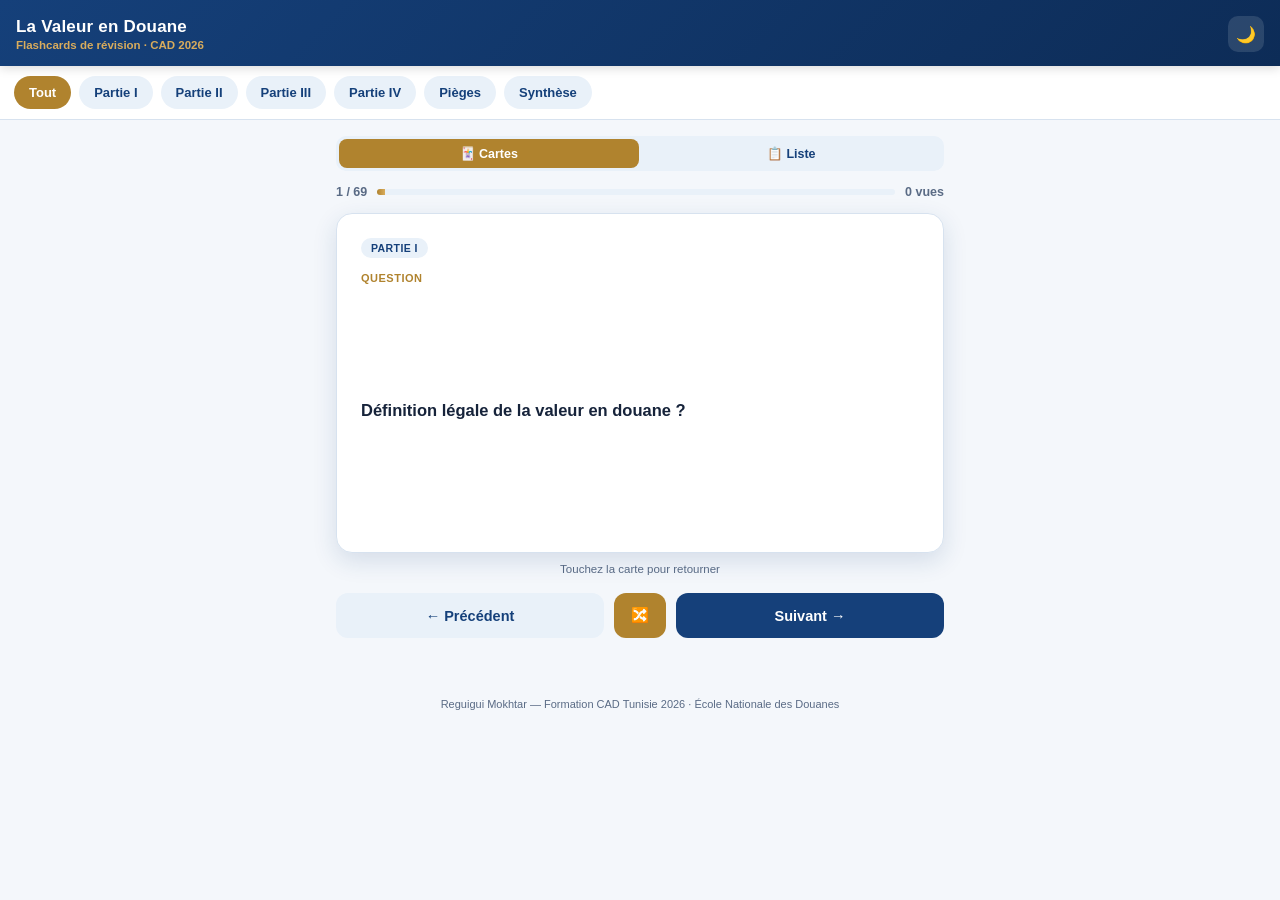
<file: flascards_valeur.html>
<!DOCTYPE html>
<html lang="fr">
<head>
<meta charset="UTF-8">
<meta name="viewport" content="width=device-width, initial-scale=1.0, maximum-scale=1.0, user-scalable=no, viewport-fit=cover">
<meta name="apple-mobile-web-app-capable" content="yes">
<meta name="apple-mobile-web-app-status-bar-style" content="black-translucent">
<title>Valeur—Flashcards CAD 2026</title>
<style>
:root{
  --navy:#15407a; --navy-dark:#0d2c57; --gold:#b0832e; --gold-light:#d9ac5c;
  --light-blue:#e9f1f9; --bg:#f4f7fb; --card-bg:#ffffff; --text:#16233a; --muted:#5a6b85;
  --border:#d7e2ef; --danger:#a5432f; --radius:16px;
}
[data-theme="dark"]{
  --bg:#0b1420; --card-bg:#132238; --text:#eaf1fb; --muted:#9db1cc;
  --light-blue:#152a44; --border:#22385a;
}
*{box-sizing:border-box; -webkit-tap-highlight-color:transparent;}
html,body{height:100%;}
body{
  margin:0; font-family:-apple-system,BlinkMacSystemFont,"Segoe UI",Roboto,Helvetica,Arial,sans-serif;
  background:var(--bg); color:var(--text); padding-bottom:env(safe-area-inset-bottom);
  transition:background .25s,color .25s;
}
header{
  background:linear-gradient(135deg,var(--navy),var(--navy-dark));
  color:#fff; padding:16px 16px calc(14px + env(safe-area-inset-top)) 16px;
  padding-top:calc(16px + env(safe-area-inset-top));
  position:sticky; top:0; z-index:20; box-shadow:0 2px 10px rgba(0,0,0,.15);
}
header .row{display:flex; align-items:center; justify-content:space-between; gap:10px;}
header h1{margin:0; font-size:17px; font-weight:700; letter-spacing:.2px;}
header .sub{font-size:11.5px; color:var(--gold-light); margin-top:2px; font-weight:600;}
.iconbtn{
  background:rgba(255,255,255,.12); border:none; color:#fff; width:36px; height:36px;
  border-radius:10px; font-size:16px; display:flex; align-items:center; justify-content:center; flex-shrink:0;
}
.iconbtn:active{background:rgba(255,255,255,.25);}
.tabs{display:flex; gap:8px; padding:10px 14px; overflow-x:auto; background:var(--card-bg); border-bottom:1px solid var(--border); position:sticky; top:calc(64px + env(safe-area-inset-top)); z-index:19;}
.tabs::-webkit-scrollbar{display:none;}
.tab{
  flex-shrink:0; padding:8px 14px; border-radius:20px; font-size:13px; font-weight:600;
  background:var(--light-blue); color:var(--navy); border:1px solid transparent; white-space:nowrap;
}
[data-theme="dark"] .tab{color:#bcd3ee;}
.tab.active{background:var(--gold); color:#fff;}
main{padding:16px; max-width:640px; margin:0 auto;}
.progressWrap{display:flex; align-items:center; gap:10px; margin-bottom:14px; font-size:12.5px; color:var(--muted); font-weight:600;}
.progressBar{flex:1; height:6px; background:var(--light-blue); border-radius:4px; overflow:hidden;}
.progressFill{height:100%; background:linear-gradient(90deg,var(--gold),var(--gold-light)); transition:width .3s;}
.scene{perspective:1400px; height:340px; margin-bottom:16px;}
.card{
  position:relative; width:100%; height:100%; transform-style:preserve-3d;
  transition:transform .5s cubic-bezier(.4,.2,.2,1); cursor:pointer;
}
.card.flipped{transform:rotateY(180deg);}
.face{
  position:absolute; inset:0; backface-visibility:hidden; border-radius:var(--radius);
  padding:24px; display:flex; flex-direction:column; box-shadow:0 8px 24px rgba(21,64,122,.14);
  border:1px solid var(--border); background:var(--card-bg); overflow-y:auto;
}
.face.back{transform:rotateY(180deg); background:linear-gradient(160deg,var(--navy),var(--navy-dark)); color:#fff; border:none;}
.face .tag{
  align-self:flex-start; font-size:10.5px; font-weight:700; letter-spacing:.4px; text-transform:uppercase;
  background:var(--light-blue); color:var(--navy); padding:4px 10px; border-radius:20px; margin-bottom:14px;
}
.face.back .tag{background:rgba(255,255,255,.15); color:var(--gold-light);}
.face .label{font-size:11px; font-weight:700; color:var(--gold); letter-spacing:.5px; text-transform:uppercase; margin-bottom:8px;}
.face.back .label{color:var(--gold-light);}
.face .content{font-size:16.5px; line-height:1.5; font-weight:600; flex:1; display:flex; align-items:center;}
.face.back .content{font-size:15px; font-weight:500;}
.hint{text-align:center; font-size:11.5px; color:var(--muted); margin-top:-6px; margin-bottom:18px;}
.controls{display:flex; gap:10px; margin-bottom:22px;}
.btn{
  flex:1; padding:14px; border-radius:12px; border:none; font-size:14.5px; font-weight:700;
  display:flex; align-items:center; justify-content:center; gap:6px;
}
.btn.prev{background:var(--light-blue); color:var(--navy);}
[data-theme="dark"] .btn.prev{color:#cfe0f5;}
.btn.next{background:var(--navy); color:#fff;}
.btn.shuffle{background:var(--gold); color:#fff; flex:0 0 auto; width:52px;}
.searchWrap{display:flex; align-items:center; background:var(--card-bg); border:1px solid var(--border); border-radius:12px; padding:10px 12px; margin-bottom:14px; gap:8px;}
.searchWrap input{border:none; outline:none; background:transparent; font-size:14.5px; width:100%; color:var(--text);}
.listView .item{
  background:var(--card-bg); border:1px solid var(--border); border-radius:12px; padding:14px; margin-bottom:10px;
}
.listView .item .tag{display:inline-block; font-size:10px; font-weight:700; color:var(--navy); background:var(--light-blue); padding:3px 8px; border-radius:20px; margin-bottom:8px; text-transform:uppercase;}
.listView .item .q{font-weight:700; font-size:14.5px; margin-bottom:6px;}
.listView .item .a{font-size:13.5px; color:var(--muted); line-height:1.5;}
.empty{text-align:center; color:var(--muted); padding:60px 20px; font-size:14px;}
footer{text-align:center; font-size:11px; color:var(--muted); padding:22px 16px 30px;}
.modeToggle{display:flex; background:var(--light-blue); border-radius:10px; padding:3px; gap:3px;}
.modeToggle button{flex:1; border:none; background:transparent; padding:7px 10px; border-radius:8px; font-size:12.5px; font-weight:700; color:var(--navy);}
.modeToggle button.active{background:var(--gold); color:#fff;}
[data-theme="dark"] .modeToggle button{color:#bcd3ee;}
</style>
</head>
<body>

<header>
  <div class="row">
    <div>
      <h1>La Valeur en Douane</h1>
      <div class="sub">Flashcards de révision · CAD 2026</div>
    </div>
    <div style="display:flex; gap:8px;">
      <button class="iconbtn" id="themeBtn" title="Mode sombre">🌙</button>
    </div>
  </div>
</header>

<div class="tabs" id="tabs"></div>

<main>
  <div style="margin-bottom:14px;">
    <div class="modeToggle">
      <button id="modeCards" class="active">🃏 Cartes</button>
      <button id="modeList">📋 Liste</button>
    </div>
  </div>

  <div id="cardsView">
    <div class="progressWrap">
      <span id="progressLabel">1 / 1</span>
      <div class="progressBar"><div class="progressFill" id="progressFill"></div></div>
      <span id="scoreLabel"></span>
    </div>

    <div class="scene">
      <div class="card" id="card">
        <div class="face front">
          <span class="tag" id="tagFront">—</span>
          <span class="label">Question</span>
          <div class="content" id="frontContent">—</div>
        </div>
        <div class="face back">
          <span class="tag" id="tagBack">—</span>
          <span class="label">Réponse</span>
          <div class="content" id="backContent">—</div>
        </div>
      </div>
    </div>
    <div class="hint">Touchez la carte pour retourner</div>

    <div class="controls">
      <button class="btn prev" id="prevBtn">← Précédent</button>
      <button class="btn shuffle" id="shuffleBtn" title="Mélanger">🔀</button>
      <button class="btn next" id="nextBtn">Suivant →</button>
    </div>
  </div>

  <div id="listView" class="listView" style="display:none;">
    <div class="searchWrap">
      <span>🔎</span>
      <input type="text" id="searchInput" placeholder="Rechercher un terme, un article...">
    </div>
    <div id="listItems"></div>
  </div>
</main>

<footer>Reguigui Mokhtar — Formation CAD Tunisie 2026 · École Nationale des Douanes</footer>

<script>
const CARDS = [
// ===== PARTIE I — LA NOTION DE LA VALEUR EN DOUANE =====
{p:"I", q:"Définition légale de la valeur en douane ?", a:"Valeur des marchandises retenue pour percevoir les droits de douane ad valorem à l'importation — c'est une assiette de calcul (art. 15.a Accord OMC / art. 22-1-a Code tunisien)."},
{p:"I", q:"Les 3 intérêts de la valeur en douane ?", a:"Fiscal : assiette DD/DC/TVA. Économique : instrument de politique commerciale. Statistique : base des statistiques du commerce extérieur."},
{p:"I", q:"Les 3 types de droits de douane ?", a:"Ad valorem (% de la valeur, majorité des pays), spécifiques (coût par unité de mesure), composites (combinaison des deux)."},
{p:"I", q:"Quel type de droit dépend de la valeur en douane ?", a:"Seuls les droits ad valorem. Une erreur de valeur se répercute aussi sur la TVA calculée en cascade."},
{p:"I", q:"DVB vs OMC — différence de conception ?", a:"DVB (Bruxelles) : conception théorique, prix « normal » supposé, non observé. OMC : conception positive, valeur transactionnelle réelle et vérifiable."},
{p:"PIÈGE", q:"Piège classique DVB / OMC ?", a:"Confondre les deux notions : DVB = prix normal supposé (théorique). OMC = prix réellement payé (positif, vérifiable)."},
{p:"I", q:"Les 3 principes du système OMC ?", a:"Système positif, uniforme et neutre ; conforme à la réalité commerciale, pas de valeurs arbitraires ou fictives ; la valeur transactionnelle est la méthode de base."},
{p:"I", q:"1947 — que se passe-t-il ?", a:"Article VII du GATT : pose les principes de l'évaluation en douane."},
{p:"I", q:"1950 puis 1953 ?", a:"1950 : Convention de Bruxelles sur la valeur en douane. 1953 : entrée en application de la Définition de la Valeur de Bruxelles (DVB)."},
{p:"I", q:"1973-1979 puis 1981 ?", a:"Tokyo Round (1973-79) : adoption du Code du GATT sur l'évaluation. 1981 : entrée en vigueur de ce Code."},
{p:"I", q:"1986-1993 puis 1994 ?", a:"Uruguay Round (1986-93). 1994 : Accord OMC sur l'évaluation en douane — système actuellement en vigueur."},
{p:"I", q:"Quelle loi tunisienne introduit le système OMC ?", a:"Loi n° 2001-92 du 07/08/2001, en vigueur depuis septembre 2001."},
{p:"I", q:"Quel est le cadre légal tunisien actuel ?", a:"Loi n° 2008-34 du 02/06/2008, qui abroge le dispositif antérieur — art. 22 à 35 du Code des douanes."},
{p:"I", q:"Quel texte fixe les modalités d'application ?", a:"Arrêté du ministre des Finances du 28/01/2009 — modalités d'application des articles 22 à 35."},
{p:"I", q:"Structure de l'Accord OMC — Partie I ?", a:"Art. 1 à 8 : règles d'évaluation. Art. 9 à 17 : conversion monétaire, renseignements confidentiels, droit d'appel, publication."},
{p:"I", q:"Structure de l'Accord OMC — Parties II, III, IV ?", a:"II (art.18-19) : administration, consultation, règlement des différends. III (art.20) : traitement spécial et différencié. IV (art.21-24) : réserves, obligations des membres, examen annuel."},
{p:"I", q:"Position de la Tunisie sur les réserves ?", a:"Bénéficie des délais de grâce (art. 20 + Annexe III) ; aucune réserve sur l'art. 4 (inversion des méthodes) ni sur l'art. 5§2 (super-déductive pour marchandises ouvrées)."},
{p:"I", q:"Règle sur l'ordre des 6 méthodes ?", a:"Ordre strict et impératif : on ne passe à la méthode suivante qu'après avoir écarté la précédente."},
{p:"PIÈGE", q:"Seule exception à l'ordre impératif des méthodes ?", a:"L'importateur peut demander l'inversion des méthodes 4 (déductive, art.27) et 5 (calculée, art.28) — art. 24 du Code. Aucune autre permutation n'est admise."},

// ===== PARTIE II — MÉTHODE 1 : VALEUR TRANSACTIONNELLE =====
{p:"II", q:"Base légale de la méthode 1 ?", a:"Art. 23 du Code tunisien / Article premier de l'Accord OMC, à lire conjointement avec l'article 8 (ajustements)."},
{p:"II", q:"Qu'est-ce que le PEPP ?", a:"Le Prix Effectivement Payé ou à Payer — point de départ de la valeur, corrigé par les articles 30 et 31 (jamais une valeur brute acceptée telle quelle)."},
{p:"II", q:"Caractéristiques du paiement (PEPP) ?", a:"Pas nécessairement en argent (lettres de crédit, instruments négociables) ; direct ou indirect — un paiement à un tiers pour éteindre une obligation du vendeur fait partie du PEPP (§7 Annexe III)."},
{p:"II", q:"Activités menées par l'acheteur pour son propre compte ?", a:"Ne sont pas un paiement indirect au vendeur, même si celui-ci en profite ; leur coût n'est pas ajouté (Note interprétative de l'article premier)."},
{p:"II", q:"Que suppose « vendues pour l'exportation » ?", a:"Un transfert effectif à l'échelon international vers la Tunisie (Avis consultatif 14.1). C'est la destination des marchandises qui compte, pas la nationalité des parties."},
{p:"PIÈGE", q:"Série de ventes successives — quel prix retenir ?", a:"Le prix de la DERNIÈRE vente avant l'introduction en Tunisie (Commentaire 22.1). Le « first sale » (première vente) est toujours écarté."},
{p:"II", q:"Situations sans vente où la méthode 1 est exclue ?", a:"Livraisons gratuites (cadeaux, échantillons), consignation, location-vente, prêt ; importations par intermédiaires n'achetant pas ou par succursales ; déchets destinés à destruction, troc, opérations compensées (Avis consultatif 1.1)."},
{p:"II", q:"Les 4 conditions cumulatives d'acceptation (art. 23) ?", a:"1) Pas de restriction à la cession/utilisation par l'acheteur (hors exceptions légales). 2) Vente/prix non subordonnés à une condition dont la valeur n'est pas déterminable. 3) Aucun produit de revente ne revient au vendeur (sauf ajustement art.30-31). 4) Acheteur et vendeur non liés, ou lien sans influence sur le prix."},
{p:"II", q:"3 exemples de conditions à valeur non déterminable (condition 2) ?", a:"Prix subordonné à l'achat d'autres marchandises en quantités déterminées ; prix dépendant du prix de revente d'autres marchandises au vendeur ; prix établi sur un mode de paiement sans rapport avec les marchandises importées."},
{p:"PIÈGE", q:"« Parties liées = rejet automatique » — vrai ou faux ?", a:"FAUX. Le seul fait d'être liés ne suffit pas ; il faut établir que le lien a influencé le prix (art. 23 §2)."},
{p:"II", q:"Traitement des 3 types de rabais ?", a:"Escompte au comptant : accepté (ex. 5% sous 10 jours). Rabais de quantité : accepté si l'offre est honnête et raisonnable. Rabais rétroactif : traité comme un crédit, prudence sur le caractère rétroactif."},
{p:"II", q:"Frais exclus de la valeur si distincts du prix ?", a:"Construction/installation/montage/entretien/assistance technique après importation ; transport après importation ; droits et taxes du pays d'importation (Note interprétative de l'article premier)."},
{p:"PIÈGE", q:"Le mot qui piège sur les frais exclus ?", a:"« Distincts ». S'ils ne sont pas individualisés dans la facture, ces frais restent inclus dans la valeur en douane."},
{p:"II", q:"Vente flash — traitement ?", a:"Le prix réduit d'une vente promotionnelle éphémère est accepté comme base pour la méthode 1 (Avis consultatif 23.1). Prudence pour les méthodes 2 et 3 : conditions rarement reproductibles ailleurs."},

// ===== PARTIE III — AJUSTEMENTS DU PRIX =====
{p:"III", q:"Correspondance articles ajustements ?", a:"Art. 8 de l'Accord OMC = art. 30 (adjonctions) + art. 31 (exclusions) du Code des douanes tunisien."},
{p:"III", q:"Sur quelle base s'établit la valeur en douane ?", a:"Base CAF : Coût, Assurance et Fret jusqu'au point d'introduction des marchandises en Tunisie."},
{p:"III", q:"Caractère de la liste de l'article 30 ?", a:"Exhaustive — un élément non listé à l'article 30 n'est jamais ajouté au prix."},
{p:"III", q:"Les 6 éléments ajoutés au prix (art. 30) ?", a:"1) Commissions et courtages (sauf commission d'achat). 2) Coût des contenants et emballages. 3) Apports fournis par l'acheteur (matières, outillage, plans réalisés hors Tunisie). 4) Redevances et droits de licence. 5) Produit de revente revenant au vendeur. 6) Transport, manutention et assurance jusqu'au point d'introduction (CAF)."},
{p:"III", q:"Les 5 éléments exclus si distincts (art. 31) ?", a:"1) Transport après l'arrivée au point d'introduction. 2) Construction/installation/montage/entretien/assistance technique après importation. 3) Droit de reproduction des marchandises en Tunisie. 4) Commissions d'achat. 5) Droits et taxes à l'importation en Tunisie."},
{p:"PIÈGE", q:"Commission d'achat vs commission de vente ?", a:"Commission d'achat (représente l'acheteur) : EXCLUE de la valeur. Commission de vente (liée au vendeur) : INCLUSE dans la valeur."},
{p:"PIÈGE", q:"Transport jusqu'à la frontière vs transport intérieur ?", a:"Transport jusqu'au point d'introduction en Tunisie : INCLUS dans la valeur. Transport intérieur postérieur au point d'introduction : EXCLU."},

// ===== PARTIE IV — LES 5 MÉTHODES DE SUBSTITUTION =====
{p:"IV", q:"Méthode 2 — base légale et principe ?", a:"Art. 25 du Code / Art. 2 de l'Accord OMC. On retient la valeur transactionnelle de marchandises identiques déjà acceptée."},
{p:"IV", q:"3 conditions cumulatives (méthodes 2 et 3) ?", a:"Marchandises identiques (ou similaires), vendues pour l'exportation vers la Tunisie, exportées au même moment ou à peu près que les marchandises à évaluer."},
{p:"IV", q:"Définition de « marchandises identiques » ?", a:"Les mêmes à tous égards : caractéristiques physiques, qualité, réputation. Différences mineures d'aspect ignorées. Même pays de production, priorité au même producteur."},
{p:"IV", q:"Pluralité de valeurs identiques/similaires constatées ?", a:"On retient toujours la valeur transactionnelle la plus BASSE pour déterminer la valeur en douane."},
{p:"IV", q:"Méthode 3 — base légale et principe ?", a:"Art. 26 du Code / Art. 3 de l'Accord OMC. Joue uniquement si ni la méthode 1 ni la méthode 2 ne peuvent être retenues."},
{p:"IV", q:"Définition de « marchandises similaires » ?", a:"Sans être les mêmes à tous égards : caractéristiques et composants semblables, mêmes fonctions, commercialement interchangeables. Facteurs : qualité, réputation, marque."},
{p:"IV", q:"Distinction identiques / similaires ?", a:"Identiques : les mêmes à tous égards, interchangeabilité implicite. Similaires : caractéristiques semblables + condition expresse d'interchangeabilité commerciale."},
{p:"IV", q:"Marque différente à réputation distincte — qualification ?", a:"Jamais identiques. Similaires seulement si l'interchangeabilité commerciale tient malgré la différence de marque."},
{p:"IV", q:"Fausse marque / contrefaçon — qualification ?", a:"Ni identiques ni similaires : on descend la hiérarchie (art. 27, puis 28, puis 29). En amont, retenue ou saisie possible au titre de la propriété intellectuelle."},
{p:"IV", q:"Méthode 4 — base légale et principe ?", a:"Art. 27 du Code / Art. 5 de l'Accord OMC. Méthode déductive : on part du prix de revente en Tunisie et on déduit les éléments postérieurs à l'importation."},
{p:"IV", q:"Étape 1 de la méthode déductive — quel prix retenir ?", a:"Le prix unitaire de la plus grande quantité agrégée vendue en l'état, à des personnes non liées, au premier niveau commercial suivant l'importation, à des prix représentatifs."},
{p:"IV", q:"Exemple : ventes 40u@100, 30u@90, 15u@100, 50u@95, 25u@105, 35u@90, 5u@100 — quel prix retenir ?", a:"90 : c'est le prix auquel la plus grande quantité totale (30+35=65 unités) a été vendue. On ne retient ni le prix le plus élevé (105), ni la première vente."},
{p:"IV", q:"4 cas de recours à des identiques/similaires (méthode déductive) ?", a:"Pas de revente des marchandises à évaluer ; revente hors du délai de 90 jours ; revente à un acheteur lié ; prix unitaire non significatif."},
{p:"IV", q:"Étape 2 — les 4 déductions (art. 27 §1-a) ?", a:"1) Commissions/marges (bénéfices et frais généraux) et charges supportées en Tunisie. 2) Transport, assurance, frais connexes en Tunisie après importation. 3) Éléments CAF de l'art. 30§1-e, le cas échéant. 4) Droits de douane et taxes dues en Tunisie."},
{p:"IV", q:"Méthode super-déductive (art. 5.2 Accord OMC) ?", a:"Si rien n'est vendu en l'état, on part du prix après ouvraison/transformation (sur demande de l'importateur), en déduisant en plus la valeur ajoutée par cette transformation. Aucune réserve tunisienne sur cette option."},
{p:"PIÈGE", q:"Pièges classiques de la méthode déductive ?", a:"Retenir le prix le plus élevé ou la première vente au lieu de la plus grande quantité agrégée ; oublier de déduire droits, taxes et frais internes ; retenir une vente à une personne liée."},
{p:"IV", q:"Méthode 5 — base légale et composition ?", a:"Art. 28 du Code / Art. 6 de l'Accord OMC. Valeur calculée = (a) coût des matières et de fabrication + (b) bénéfices et frais généraux du pays d'exportation + (c) éléments CAF (art. 30§1-e)."},
{p:"IV", q:"Pourquoi la méthode 5 est-elle rarement applicable ?", a:"Les données proviennent de la comptabilité du producteur étranger, que la douane tunisienne ne peut pas contraindre à communiquer."},
{p:"IV", q:"Qui peut demander l'inversion des méthodes 4 et 5 ?", a:"L'importateur, à sa demande (art. 24 du Code / art. 4 de l'Accord OMC)."},
{p:"IV", q:"Méthode 6 — base légale et principe ?", a:"Art. 29 du Code / Art. 7 de l'Accord OMC. Dernier recours : moyens raisonnables, données disponibles en Tunisie, après échec des méthodes 1 à 5."},
{p:"IV", q:"Les 7 bases interdites à l'article 29 ?", a:"a) prix de vente en Tunisie de marchandises produites en Tunisie ; b) système retenant la plus élevée de 2 valeurs ; c) prix marché intérieur du pays d'exportation ; d) coût de production hors valeurs calculées art.28 ; e) prix à l'export vers un pays tiers ; f) valeurs minimales ; g) valeurs arbitraires ou fictives."},
{p:"PIÈGE", q:"Peut-on appliquer directement l'article 29 ?", a:"Non — il faut d'abord épuiser, dans l'ordre, les méthodes 1 à 5. La douane ne « fixe » jamais librement la valeur."},

// ===== SYNTHÈSE / PIÈGES TRANSVERSAUX =====
{p:"PIÈGE", q:"Déductive vs calculée — quelle différence de logique ?", a:"Déductive (méthode 4) : on DÉDUIT, on part du prix de revente, marges du pays d'IMPORTATION. Calculée (méthode 5) : on ADDITIONNE, on part du coût de production, marges du pays d'EXPORTATION."},
{p:"SYNTHÈSE", q:"Tableau récapitulatif des 6 méthodes (Code tunisien / Accord OMC) ?", a:"1. Transactionnelle : art.23 / art.1. 2. Identiques : art.25 / art.2. 3. Similaires : art.26 / art.3. 4. Déductive : art.27 / art.5. 5. Calculée : art.28 / art.6. 6. Dernier recours : art.29 / art.7."},
{p:"II", q:"Consignation, troc, prêt — quelle méthode s'applique ?", a:"Aucune vente n'a lieu → la méthode 1 est exclue d'emblée (Avis consultatif 1.1). On passe aux méthodes de substitution."},
{p:"III", q:"Quand les redevances/droits de licence sont-ils ajoutés au prix ?", a:"Quand l'acheteur est tenu de les acquitter, directement ou indirectement, comme condition de la vente, et qu'ils ne sont pas déjà inclus dans le PEPP (art. 30)."},
{p:"I", q:"Que définit l'article 22 du Code des douanes ?", a:"Les définitions clés : valeur en douane, marchandises produites/identiques/similaires, personnes liées (8 critères), commission d'achat."},
{p:"I", q:"Que prévoit l'article 33 du Code des douanes ?", a:"La conversion monétaire : le taux de change appliqué est celui en vigueur à la date d'enregistrement de la déclaration en détail."},
{p:"I", q:"Que prévoient les articles 34 et 35 du Code ?", a:"Art. 34 : obligation de fournir factures/documents ; confidentialité stricte des informations fournies. Art. 35 : la douane peut demander des justificatifs complémentaires en cas de doute raisonnable sur la valeur déclarée."},
];

const PARTIES = [
  {key:"all", label:"Tout"},
  {key:"I", label:"Partie I"},
  {key:"II", label:"Partie II"},
  {key:"III", label:"Partie III"},
  {key:"IV", label:"Partie IV"},
  {key:"PIÈGE", label:"Pièges"},
  {key:"SYNTHÈSE", label:"Synthèse"},
];

let state = { filter:"all", deck:[], idx:0, flipped:false, mode:"cards", seen:new Set() };

function buildDeck(){
  state.deck = state.filter==="all" ? CARDS.slice() : CARDS.filter(c=>c.p===state.filter);
  state.idx = 0; state.flipped = false;
  renderCard(); renderList();
}

function tabLabel(p){
  const m = {I:"Partie I", II:"Partie II", III:"Partie III", IV:"Partie IV", "PIÈGE":"Piège", "SYNTHÈSE":"Synthèse"};
  return m[p] || p;
}

function renderTabs(){
  const el = document.getElementById('tabs');
  el.innerHTML = "";
  PARTIES.forEach(p=>{
    const b = document.createElement('button');
    b.className = 'tab' + (state.filter===p.key ? ' active':'');
    b.textContent = p.label;
    b.onclick = ()=>{ state.filter = p.key; renderTabs(); buildDeck(); };
    el.appendChild(b);
  });
}

function renderCard(){
  const total = state.deck.length;
  document.getElementById('progressLabel').textContent = total? (state.idx+1)+" / "+total : "0 / 0";
  document.getElementById('progressFill').style.width = total? ((state.idx+1)/total*100)+"%":"0%";
  document.getElementById('scoreLabel').textContent = state.seen.size + " vues";
  const card = document.getElementById('card');
  card.classList.toggle('flipped', state.flipped);
  if(!total){
    document.getElementById('frontContent').textContent = "Aucune carte";
    document.getElementById('backContent').textContent = "";
    document.getElementById('tagFront').textContent = "—";
    document.getElementById('tagBack').textContent = "—";
    return;
  }
  const c = state.deck[state.idx];
  document.getElementById('tagFront').textContent = tabLabel(c.p);
  document.getElementById('tagBack').textContent = tabLabel(c.p);
  document.getElementById('frontContent').textContent = c.q;
  document.getElementById('backContent').textContent = c.a;
}

function renderList(){
  const box = document.getElementById('listItems');
  const search = (document.getElementById('searchInput').value||"").toLowerCase();
  const items = state.deck.filter(c => !search || c.q.toLowerCase().includes(search) || c.a.toLowerCase().includes(search));
  if(!items.length){ box.innerHTML = '<div class="empty">Aucun résultat</div>'; return; }
  box.innerHTML = items.map(c => `
    <div class="item">
      <span class="tag">${tabLabel(c.p)}</span>
      <div class="q">${c.q}</div>
      <div class="a">${c.a}</div>
    </div>`).join('');
}

document.getElementById('card').addEventListener('click', ()=>{
  state.flipped = !state.flipped;
  if(state.deck[state.idx]) state.seen.add(state.deck[state.idx].q);
  renderCard();
});
document.getElementById('nextBtn').onclick = ()=>{
  if(!state.deck.length) return;
  state.idx = (state.idx+1) % state.deck.length; state.flipped=false; renderCard();
};
document.getElementById('prevBtn').onclick = ()=>{
  if(!state.deck.length) return;
  state.idx = (state.idx-1+state.deck.length) % state.deck.length; state.flipped=false; renderCard();
};
document.getElementById('shuffleBtn').onclick = ()=>{
  for(let i=state.deck.length-1;i>0;i--){ const j=Math.floor(Math.random()*(i+1)); [state.deck[i],state.deck[j]]=[state.deck[j],state.deck[i]]; }
  state.idx=0; state.flipped=false; renderCard();
};
document.getElementById('searchInput').addEventListener('input', renderList);

document.getElementById('modeCards').onclick = ()=>{
  state.mode='cards';
  document.getElementById('modeCards').classList.add('active');
  document.getElementById('modeList').classList.remove('active');
  document.getElementById('cardsView').style.display='block';
  document.getElementById('listView').style.display='none';
};
document.getElementById('modeList').onclick = ()=>{
  state.mode='list';
  document.getElementById('modeList').classList.add('active');
  document.getElementById('modeCards').classList.remove('active');
  document.getElementById('cardsView').style.display='none';
  document.getElementById('listView').style.display='block';
  renderList();
};

const themeBtn = document.getElementById('themeBtn');
function applyTheme(t){
  document.documentElement.setAttribute('data-theme', t);
  themeBtn.textContent = t==='dark' ? '☀️' : '🌙';
}
let currentTheme = (window.matchMedia && window.matchMedia('(prefers-color-scheme: dark)').matches) ? 'dark' : 'light';
applyTheme(currentTheme);
themeBtn.onclick = ()=>{ currentTheme = currentTheme==='dark' ? 'light' : 'dark'; applyTheme(currentTheme); };

renderTabs();
buildDeck();
</script>
</body>
</html>
</file>
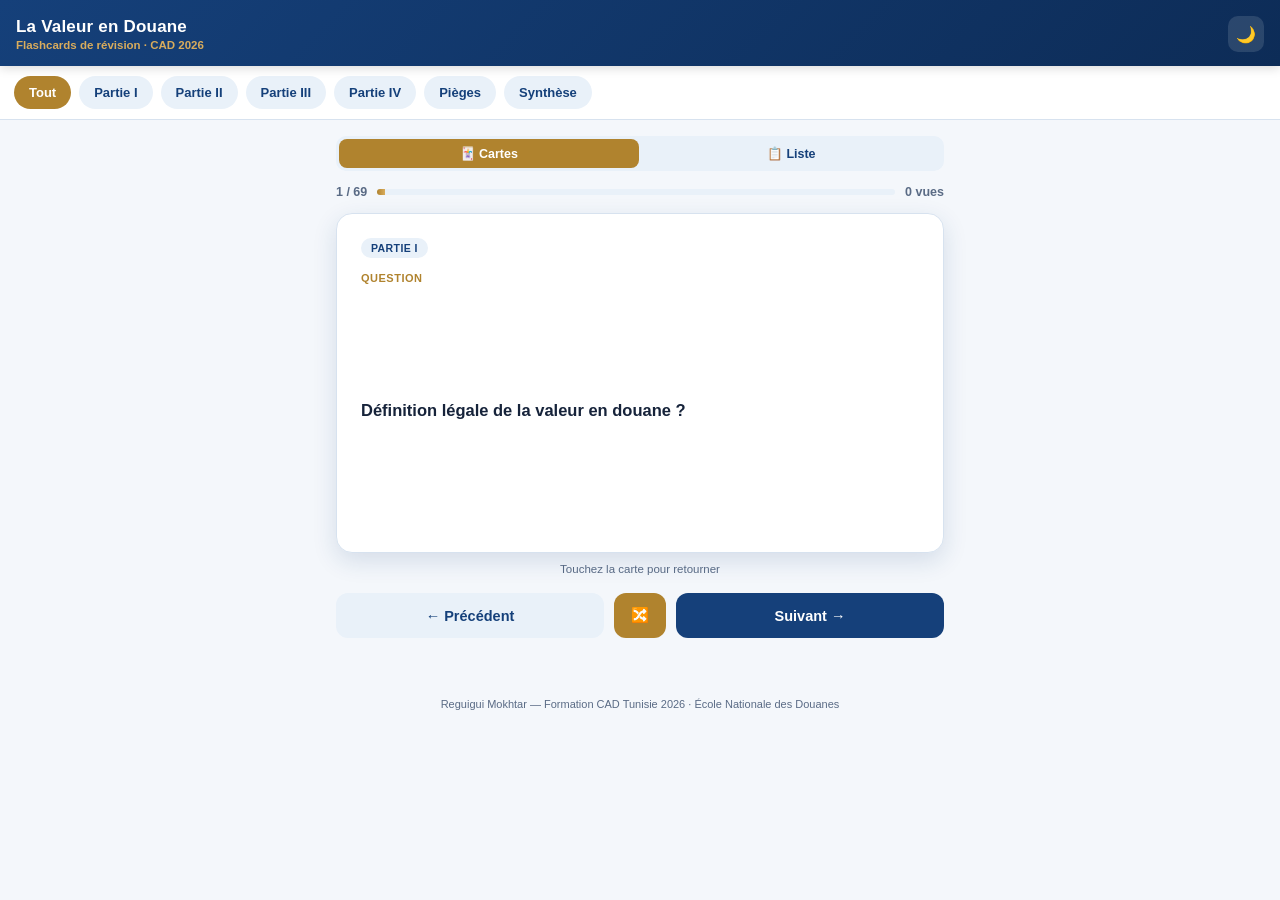
<file: Flashcards Valeur en Douane.html.html>
<!DOCTYPE html>
<html lang="fr">
<head>
<meta charset="UTF-8">
<meta name="viewport" content="width=device-width, initial-scale=1.0, maximum-scale=1.0, user-scalable=no, viewport-fit=cover">
<meta name="apple-mobile-web-app-capable" content="yes">
<meta name="apple-mobile-web-app-status-bar-style" content="black-translucent">
<title>Valeur en Douane — Flashcards CAD 2026</title>
<style>
:root{
  --navy:#15407a; --navy-dark:#0d2c57; --gold:#b0832e; --gold-light:#d9ac5c;
  --light-blue:#e9f1f9; --bg:#f4f7fb; --card-bg:#ffffff; --text:#16233a; --muted:#5a6b85;
  --border:#d7e2ef; --danger:#a5432f; --radius:16px;
}
[data-theme="dark"]{
  --bg:#0b1420; --card-bg:#132238; --text:#eaf1fb; --muted:#9db1cc;
  --light-blue:#152a44; --border:#22385a;
}
*{box-sizing:border-box; -webkit-tap-highlight-color:transparent;}
html,body{height:100%;}
body{
  margin:0; font-family:-apple-system,BlinkMacSystemFont,"Segoe UI",Roboto,Helvetica,Arial,sans-serif;
  background:var(--bg); color:var(--text); padding-bottom:env(safe-area-inset-bottom);
  transition:background .25s,color .25s;
}
header{
  background:linear-gradient(135deg,var(--navy),var(--navy-dark));
  color:#fff; padding:16px 16px calc(14px + env(safe-area-inset-top)) 16px;
  padding-top:calc(16px + env(safe-area-inset-top));
  position:sticky; top:0; z-index:20; box-shadow:0 2px 10px rgba(0,0,0,.15);
}
header .row{display:flex; align-items:center; justify-content:space-between; gap:10px;}
header h1{margin:0; font-size:17px; font-weight:700; letter-spacing:.2px;}
header .sub{font-size:11.5px; color:var(--gold-light); margin-top:2px; font-weight:600;}
.iconbtn{
  background:rgba(255,255,255,.12); border:none; color:#fff; width:36px; height:36px;
  border-radius:10px; font-size:16px; display:flex; align-items:center; justify-content:center; flex-shrink:0;
}
.iconbtn:active{background:rgba(255,255,255,.25);}
.tabs{display:flex; gap:8px; padding:10px 14px; overflow-x:auto; background:var(--card-bg); border-bottom:1px solid var(--border); position:sticky; top:calc(64px + env(safe-area-inset-top)); z-index:19;}
.tabs::-webkit-scrollbar{display:none;}
.tab{
  flex-shrink:0; padding:8px 14px; border-radius:20px; font-size:13px; font-weight:600;
  background:var(--light-blue); color:var(--navy); border:1px solid transparent; white-space:nowrap;
}
[data-theme="dark"] .tab{color:#bcd3ee;}
.tab.active{background:var(--gold); color:#fff;}
main{padding:16px; max-width:640px; margin:0 auto;}
.progressWrap{display:flex; align-items:center; gap:10px; margin-bottom:14px; font-size:12.5px; color:var(--muted); font-weight:600;}
.progressBar{flex:1; height:6px; background:var(--light-blue); border-radius:4px; overflow:hidden;}
.progressFill{height:100%; background:linear-gradient(90deg,var(--gold),var(--gold-light)); transition:width .3s;}
.scene{perspective:1400px; height:340px; margin-bottom:16px;}
.card{
  position:relative; width:100%; height:100%; transform-style:preserve-3d;
  transition:transform .5s cubic-bezier(.4,.2,.2,1); cursor:pointer;
}
.card.flipped{transform:rotateY(180deg);}
.face{
  position:absolute; inset:0; backface-visibility:hidden; border-radius:var(--radius);
  padding:24px; display:flex; flex-direction:column; box-shadow:0 8px 24px rgba(21,64,122,.14);
  border:1px solid var(--border); background:var(--card-bg); overflow-y:auto;
}
.face.back{transform:rotateY(180deg); background:linear-gradient(160deg,var(--navy),var(--navy-dark)); color:#fff; border:none;}
.face .tag{
  align-self:flex-start; font-size:10.5px; font-weight:700; letter-spacing:.4px; text-transform:uppercase;
  background:var(--light-blue); color:var(--navy); padding:4px 10px; border-radius:20px; margin-bottom:14px;
}
.face.back .tag{background:rgba(255,255,255,.15); color:var(--gold-light);}
.face .label{font-size:11px; font-weight:700; color:var(--gold); letter-spacing:.5px; text-transform:uppercase; margin-bottom:8px;}
.face.back .label{color:var(--gold-light);}
.face .content{font-size:16.5px; line-height:1.5; font-weight:600; flex:1; display:flex; align-items:center;}
.face.back .content{font-size:15px; font-weight:500;}
.hint{text-align:center; font-size:11.5px; color:var(--muted); margin-top:-6px; margin-bottom:18px;}
.controls{display:flex; gap:10px; margin-bottom:22px;}
.btn{
  flex:1; padding:14px; border-radius:12px; border:none; font-size:14.5px; font-weight:700;
  display:flex; align-items:center; justify-content:center; gap:6px;
}
.btn.prev{background:var(--light-blue); color:var(--navy);}
[data-theme="dark"] .btn.prev{color:#cfe0f5;}
.btn.next{background:var(--navy); color:#fff;}
.btn.shuffle{background:var(--gold); color:#fff; flex:0 0 auto; width:52px;}
.searchWrap{display:flex; align-items:center; background:var(--card-bg); border:1px solid var(--border); border-radius:12px; padding:10px 12px; margin-bottom:14px; gap:8px;}
.searchWrap input{border:none; outline:none; background:transparent; font-size:14.5px; width:100%; color:var(--text);}
.listView .item{
  background:var(--card-bg); border:1px solid var(--border); border-radius:12px; padding:14px; margin-bottom:10px;
}
.listView .item .tag{display:inline-block; font-size:10px; font-weight:700; color:var(--navy); background:var(--light-blue); padding:3px 8px; border-radius:20px; margin-bottom:8px; text-transform:uppercase;}
.listView .item .q{font-weight:700; font-size:14.5px; margin-bottom:6px;}
.listView .item .a{font-size:13.5px; color:var(--muted); line-height:1.5;}
.empty{text-align:center; color:var(--muted); padding:60px 20px; font-size:14px;}
footer{text-align:center; font-size:11px; color:var(--muted); padding:22px 16px 30px;}
.modeToggle{display:flex; background:var(--light-blue); border-radius:10px; padding:3px; gap:3px;}
.modeToggle button{flex:1; border:none; background:transparent; padding:7px 10px; border-radius:8px; font-size:12.5px; font-weight:700; color:var(--navy);}
.modeToggle button.active{background:var(--gold); color:#fff;}
[data-theme="dark"] .modeToggle button{color:#bcd3ee;}
</style>
</head>
<body>

<header>
  <div class="row">
    <div>
      <h1>La Valeur en Douane</h1>
      <div class="sub">Flashcards de révision · CAD 2026</div>
    </div>
    <div style="display:flex; gap:8px;">
      <button class="iconbtn" id="themeBtn" title="Mode sombre">🌙</button>
    </div>
  </div>
</header>

<div class="tabs" id="tabs"></div>

<main>
  <div style="margin-bottom:14px;">
    <div class="modeToggle">
      <button id="modeCards" class="active">🃏 Cartes</button>
      <button id="modeList">📋 Liste</button>
    </div>
  </div>

  <div id="cardsView">
    <div class="progressWrap">
      <span id="progressLabel">1 / 1</span>
      <div class="progressBar"><div class="progressFill" id="progressFill"></div></div>
      <span id="scoreLabel"></span>
    </div>

    <div class="scene">
      <div class="card" id="card">
        <div class="face front">
          <span class="tag" id="tagFront">—</span>
          <span class="label">Question</span>
          <div class="content" id="frontContent">—</div>
        </div>
        <div class="face back">
          <span class="tag" id="tagBack">—</span>
          <span class="label">Réponse</span>
          <div class="content" id="backContent">—</div>
        </div>
      </div>
    </div>
    <div class="hint">Touchez la carte pour retourner</div>

    <div class="controls">
      <button class="btn prev" id="prevBtn">← Précédent</button>
      <button class="btn shuffle" id="shuffleBtn" title="Mélanger">🔀</button>
      <button class="btn next" id="nextBtn">Suivant →</button>
    </div>
  </div>

  <div id="listView" class="listView" style="display:none;">
    <div class="searchWrap">
      <span>🔎</span>
      <input type="text" id="searchInput" placeholder="Rechercher un terme, un article...">
    </div>
    <div id="listItems"></div>
  </div>
</main>

<footer>Reguigui Mokhtar — Formation CAD Tunisie 2026 · École Nationale des Douanes</footer>

<script>
const CARDS = [
// ===== PARTIE I — LA NOTION DE LA VALEUR EN DOUANE =====
{p:"I", q:"Définition légale de la valeur en douane ?", a:"Valeur des marchandises retenue pour percevoir les droits de douane ad valorem à l'importation — c'est une assiette de calcul (art. 15.a Accord OMC / art. 22-1-a Code tunisien)."},
{p:"I", q:"Les 3 intérêts de la valeur en douane ?", a:"Fiscal : assiette DD/DC/TVA. Économique : instrument de politique commerciale. Statistique : base des statistiques du commerce extérieur."},
{p:"I", q:"Les 3 types de droits de douane ?", a:"Ad valorem (% de la valeur, majorité des pays), spécifiques (coût par unité de mesure), composites (combinaison des deux)."},
{p:"I", q:"Quel type de droit dépend de la valeur en douane ?", a:"Seuls les droits ad valorem. Une erreur de valeur se répercute aussi sur la TVA calculée en cascade."},
{p:"I", q:"DVB vs OMC — différence de conception ?", a:"DVB (Bruxelles) : conception théorique, prix « normal » supposé, non observé. OMC : conception positive, valeur transactionnelle réelle et vérifiable."},
{p:"PIÈGE", q:"Piège classique DVB / OMC ?", a:"Confondre les deux notions : DVB = prix normal supposé (théorique). OMC = prix réellement payé (positif, vérifiable)."},
{p:"I", q:"Les 3 principes du système OMC ?", a:"Système positif, uniforme et neutre ; conforme à la réalité commerciale, pas de valeurs arbitraires ou fictives ; la valeur transactionnelle est la méthode de base."},
{p:"I", q:"1947 — que se passe-t-il ?", a:"Article VII du GATT : pose les principes de l'évaluation en douane."},
{p:"I", q:"1950 puis 1953 ?", a:"1950 : Convention de Bruxelles sur la valeur en douane. 1953 : entrée en application de la Définition de la Valeur de Bruxelles (DVB)."},
{p:"I", q:"1973-1979 puis 1981 ?", a:"Tokyo Round (1973-79) : adoption du Code du GATT sur l'évaluation. 1981 : entrée en vigueur de ce Code."},
{p:"I", q:"1986-1993 puis 1994 ?", a:"Uruguay Round (1986-93). 1994 : Accord OMC sur l'évaluation en douane — système actuellement en vigueur."},
{p:"I", q:"Quelle loi tunisienne introduit le système OMC ?", a:"Loi n° 2001-92 du 07/08/2001, en vigueur depuis septembre 2001."},
{p:"I", q:"Quel est le cadre légal tunisien actuel ?", a:"Loi n° 2008-34 du 02/06/2008, qui abroge le dispositif antérieur — art. 22 à 35 du Code des douanes."},
{p:"I", q:"Quel texte fixe les modalités d'application ?", a:"Arrêté du ministre des Finances du 28/01/2009 — modalités d'application des articles 22 à 35."},
{p:"I", q:"Structure de l'Accord OMC — Partie I ?", a:"Art. 1 à 8 : règles d'évaluation. Art. 9 à 17 : conversion monétaire, renseignements confidentiels, droit d'appel, publication."},
{p:"I", q:"Structure de l'Accord OMC — Parties II, III, IV ?", a:"II (art.18-19) : administration, consultation, règlement des différends. III (art.20) : traitement spécial et différencié. IV (art.21-24) : réserves, obligations des membres, examen annuel."},
{p:"I", q:"Position de la Tunisie sur les réserves ?", a:"Bénéficie des délais de grâce (art. 20 + Annexe III) ; aucune réserve sur l'art. 4 (inversion des méthodes) ni sur l'art. 5§2 (super-déductive pour marchandises ouvrées)."},
{p:"I", q:"Règle sur l'ordre des 6 méthodes ?", a:"Ordre strict et impératif : on ne passe à la méthode suivante qu'après avoir écarté la précédente."},
{p:"PIÈGE", q:"Seule exception à l'ordre impératif des méthodes ?", a:"L'importateur peut demander l'inversion des méthodes 4 (déductive, art.27) et 5 (calculée, art.28) — art. 24 du Code. Aucune autre permutation n'est admise."},

// ===== PARTIE II — MÉTHODE 1 : VALEUR TRANSACTIONNELLE =====
{p:"II", q:"Base légale de la méthode 1 ?", a:"Art. 23 du Code tunisien / Article premier de l'Accord OMC, à lire conjointement avec l'article 8 (ajustements)."},
{p:"II", q:"Qu'est-ce que le PEPP ?", a:"Le Prix Effectivement Payé ou à Payer — point de départ de la valeur, corrigé par les articles 30 et 31 (jamais une valeur brute acceptée telle quelle)."},
{p:"II", q:"Caractéristiques du paiement (PEPP) ?", a:"Pas nécessairement en argent (lettres de crédit, instruments négociables) ; direct ou indirect — un paiement à un tiers pour éteindre une obligation du vendeur fait partie du PEPP (§7 Annexe III)."},
{p:"II", q:"Activités menées par l'acheteur pour son propre compte ?", a:"Ne sont pas un paiement indirect au vendeur, même si celui-ci en profite ; leur coût n'est pas ajouté (Note interprétative de l'article premier)."},
{p:"II", q:"Que suppose « vendues pour l'exportation » ?", a:"Un transfert effectif à l'échelon international vers la Tunisie (Avis consultatif 14.1). C'est la destination des marchandises qui compte, pas la nationalité des parties."},
{p:"PIÈGE", q:"Série de ventes successives — quel prix retenir ?", a:"Le prix de la DERNIÈRE vente avant l'introduction en Tunisie (Commentaire 22.1). Le « first sale » (première vente) est toujours écarté."},
{p:"II", q:"Situations sans vente où la méthode 1 est exclue ?", a:"Livraisons gratuites (cadeaux, échantillons), consignation, location-vente, prêt ; importations par intermédiaires n'achetant pas ou par succursales ; déchets destinés à destruction, troc, opérations compensées (Avis consultatif 1.1)."},
{p:"II", q:"Les 4 conditions cumulatives d'acceptation (art. 23) ?", a:"1) Pas de restriction à la cession/utilisation par l'acheteur (hors exceptions légales). 2) Vente/prix non subordonnés à une condition dont la valeur n'est pas déterminable. 3) Aucun produit de revente ne revient au vendeur (sauf ajustement art.30-31). 4) Acheteur et vendeur non liés, ou lien sans influence sur le prix."},
{p:"II", q:"3 exemples de conditions à valeur non déterminable (condition 2) ?", a:"Prix subordonné à l'achat d'autres marchandises en quantités déterminées ; prix dépendant du prix de revente d'autres marchandises au vendeur ; prix établi sur un mode de paiement sans rapport avec les marchandises importées."},
{p:"PIÈGE", q:"« Parties liées = rejet automatique » — vrai ou faux ?", a:"FAUX. Le seul fait d'être liés ne suffit pas ; il faut établir que le lien a influencé le prix (art. 23 §2)."},
{p:"II", q:"Traitement des 3 types de rabais ?", a:"Escompte au comptant : accepté (ex. 5% sous 10 jours). Rabais de quantité : accepté si l'offre est honnête et raisonnable. Rabais rétroactif : traité comme un crédit, prudence sur le caractère rétroactif."},
{p:"II", q:"Frais exclus de la valeur si distincts du prix ?", a:"Construction/installation/montage/entretien/assistance technique après importation ; transport après importation ; droits et taxes du pays d'importation (Note interprétative de l'article premier)."},
{p:"PIÈGE", q:"Le mot qui piège sur les frais exclus ?", a:"« Distincts ». S'ils ne sont pas individualisés dans la facture, ces frais restent inclus dans la valeur en douane."},
{p:"II", q:"Vente flash — traitement ?", a:"Le prix réduit d'une vente promotionnelle éphémère est accepté comme base pour la méthode 1 (Avis consultatif 23.1). Prudence pour les méthodes 2 et 3 : conditions rarement reproductibles ailleurs."},

// ===== PARTIE III — AJUSTEMENTS DU PRIX =====
{p:"III", q:"Correspondance articles ajustements ?", a:"Art. 8 de l'Accord OMC = art. 30 (adjonctions) + art. 31 (exclusions) du Code des douanes tunisien."},
{p:"III", q:"Sur quelle base s'établit la valeur en douane ?", a:"Base CAF : Coût, Assurance et Fret jusqu'au point d'introduction des marchandises en Tunisie."},
{p:"III", q:"Caractère de la liste de l'article 30 ?", a:"Exhaustive — un élément non listé à l'article 30 n'est jamais ajouté au prix."},
{p:"III", q:"Les 6 éléments ajoutés au prix (art. 30) ?", a:"1) Commissions et courtages (sauf commission d'achat). 2) Coût des contenants et emballages. 3) Apports fournis par l'acheteur (matières, outillage, plans réalisés hors Tunisie). 4) Redevances et droits de licence. 5) Produit de revente revenant au vendeur. 6) Transport, manutention et assurance jusqu'au point d'introduction (CAF)."},
{p:"III", q:"Les 5 éléments exclus si distincts (art. 31) ?", a:"1) Transport après l'arrivée au point d'introduction. 2) Construction/installation/montage/entretien/assistance technique après importation. 3) Droit de reproduction des marchandises en Tunisie. 4) Commissions d'achat. 5) Droits et taxes à l'importation en Tunisie."},
{p:"PIÈGE", q:"Commission d'achat vs commission de vente ?", a:"Commission d'achat (représente l'acheteur) : EXCLUE de la valeur. Commission de vente (liée au vendeur) : INCLUSE dans la valeur."},
{p:"PIÈGE", q:"Transport jusqu'à la frontière vs transport intérieur ?", a:"Transport jusqu'au point d'introduction en Tunisie : INCLUS dans la valeur. Transport intérieur postérieur au point d'introduction : EXCLU."},

// ===== PARTIE IV — LES 5 MÉTHODES DE SUBSTITUTION =====
{p:"IV", q:"Méthode 2 — base légale et principe ?", a:"Art. 25 du Code / Art. 2 de l'Accord OMC. On retient la valeur transactionnelle de marchandises identiques déjà acceptée."},
{p:"IV", q:"3 conditions cumulatives (méthodes 2 et 3) ?", a:"Marchandises identiques (ou similaires), vendues pour l'exportation vers la Tunisie, exportées au même moment ou à peu près que les marchandises à évaluer."},
{p:"IV", q:"Définition de « marchandises identiques » ?", a:"Les mêmes à tous égards : caractéristiques physiques, qualité, réputation. Différences mineures d'aspect ignorées. Même pays de production, priorité au même producteur."},
{p:"IV", q:"Pluralité de valeurs identiques/similaires constatées ?", a:"On retient toujours la valeur transactionnelle la plus BASSE pour déterminer la valeur en douane."},
{p:"IV", q:"Méthode 3 — base légale et principe ?", a:"Art. 26 du Code / Art. 3 de l'Accord OMC. Joue uniquement si ni la méthode 1 ni la méthode 2 ne peuvent être retenues."},
{p:"IV", q:"Définition de « marchandises similaires » ?", a:"Sans être les mêmes à tous égards : caractéristiques et composants semblables, mêmes fonctions, commercialement interchangeables. Facteurs : qualité, réputation, marque."},
{p:"IV", q:"Distinction identiques / similaires ?", a:"Identiques : les mêmes à tous égards, interchangeabilité implicite. Similaires : caractéristiques semblables + condition expresse d'interchangeabilité commerciale."},
{p:"IV", q:"Marque différente à réputation distincte — qualification ?", a:"Jamais identiques. Similaires seulement si l'interchangeabilité commerciale tient malgré la différence de marque."},
{p:"IV", q:"Fausse marque / contrefaçon — qualification ?", a:"Ni identiques ni similaires : on descend la hiérarchie (art. 27, puis 28, puis 29). En amont, retenue ou saisie possible au titre de la propriété intellectuelle."},
{p:"IV", q:"Méthode 4 — base légale et principe ?", a:"Art. 27 du Code / Art. 5 de l'Accord OMC. Méthode déductive : on part du prix de revente en Tunisie et on déduit les éléments postérieurs à l'importation."},
{p:"IV", q:"Étape 1 de la méthode déductive — quel prix retenir ?", a:"Le prix unitaire de la plus grande quantité agrégée vendue en l'état, à des personnes non liées, au premier niveau commercial suivant l'importation, à des prix représentatifs."},
{p:"IV", q:"Exemple : ventes 40u@100, 30u@90, 15u@100, 50u@95, 25u@105, 35u@90, 5u@100 — quel prix retenir ?", a:"90 : c'est le prix auquel la plus grande quantité totale (30+35=65 unités) a été vendue. On ne retient ni le prix le plus élevé (105), ni la première vente."},
{p:"IV", q:"4 cas de recours à des identiques/similaires (méthode déductive) ?", a:"Pas de revente des marchandises à évaluer ; revente hors du délai de 90 jours ; revente à un acheteur lié ; prix unitaire non significatif."},
{p:"IV", q:"Étape 2 — les 4 déductions (art. 27 §1-a) ?", a:"1) Commissions/marges (bénéfices et frais généraux) et charges supportées en Tunisie. 2) Transport, assurance, frais connexes en Tunisie après importation. 3) Éléments CAF de l'art. 30§1-e, le cas échéant. 4) Droits de douane et taxes dues en Tunisie."},
{p:"IV", q:"Méthode super-déductive (art. 5.2 Accord OMC) ?", a:"Si rien n'est vendu en l'état, on part du prix après ouvraison/transformation (sur demande de l'importateur), en déduisant en plus la valeur ajoutée par cette transformation. Aucune réserve tunisienne sur cette option."},
{p:"PIÈGE", q:"Pièges classiques de la méthode déductive ?", a:"Retenir le prix le plus élevé ou la première vente au lieu de la plus grande quantité agrégée ; oublier de déduire droits, taxes et frais internes ; retenir une vente à une personne liée."},
{p:"IV", q:"Méthode 5 — base légale et composition ?", a:"Art. 28 du Code / Art. 6 de l'Accord OMC. Valeur calculée = (a) coût des matières et de fabrication + (b) bénéfices et frais généraux du pays d'exportation + (c) éléments CAF (art. 30§1-e)."},
{p:"IV", q:"Pourquoi la méthode 5 est-elle rarement applicable ?", a:"Les données proviennent de la comptabilité du producteur étranger, que la douane tunisienne ne peut pas contraindre à communiquer."},
{p:"IV", q:"Qui peut demander l'inversion des méthodes 4 et 5 ?", a:"L'importateur, à sa demande (art. 24 du Code / art. 4 de l'Accord OMC)."},
{p:"IV", q:"Méthode 6 — base légale et principe ?", a:"Art. 29 du Code / Art. 7 de l'Accord OMC. Dernier recours : moyens raisonnables, données disponibles en Tunisie, après échec des méthodes 1 à 5."},
{p:"IV", q:"Les 7 bases interdites à l'article 29 ?", a:"a) prix de vente en Tunisie de marchandises produites en Tunisie ; b) système retenant la plus élevée de 2 valeurs ; c) prix marché intérieur du pays d'exportation ; d) coût de production hors valeurs calculées art.28 ; e) prix à l'export vers un pays tiers ; f) valeurs minimales ; g) valeurs arbitraires ou fictives."},
{p:"PIÈGE", q:"Peut-on appliquer directement l'article 29 ?", a:"Non — il faut d'abord épuiser, dans l'ordre, les méthodes 1 à 5. La douane ne « fixe » jamais librement la valeur."},

// ===== SYNTHÈSE / PIÈGES TRANSVERSAUX =====
{p:"PIÈGE", q:"Déductive vs calculée — quelle différence de logique ?", a:"Déductive (méthode 4) : on DÉDUIT, on part du prix de revente, marges du pays d'IMPORTATION. Calculée (méthode 5) : on ADDITIONNE, on part du coût de production, marges du pays d'EXPORTATION."},
{p:"SYNTHÈSE", q:"Tableau récapitulatif des 6 méthodes (Code tunisien / Accord OMC) ?", a:"1. Transactionnelle : art.23 / art.1. 2. Identiques : art.25 / art.2. 3. Similaires : art.26 / art.3. 4. Déductive : art.27 / art.5. 5. Calculée : art.28 / art.6. 6. Dernier recours : art.29 / art.7."},
{p:"II", q:"Consignation, troc, prêt — quelle méthode s'applique ?", a:"Aucune vente n'a lieu → la méthode 1 est exclue d'emblée (Avis consultatif 1.1). On passe aux méthodes de substitution."},
{p:"III", q:"Quand les redevances/droits de licence sont-ils ajoutés au prix ?", a:"Quand l'acheteur est tenu de les acquitter, directement ou indirectement, comme condition de la vente, et qu'ils ne sont pas déjà inclus dans le PEPP (art. 30)."},
{p:"I", q:"Que définit l'article 22 du Code des douanes ?", a:"Les définitions clés : valeur en douane, marchandises produites/identiques/similaires, personnes liées (8 critères), commission d'achat."},
{p:"I", q:"Que prévoit l'article 33 du Code des douanes ?", a:"La conversion monétaire : le taux de change appliqué est celui en vigueur à la date d'enregistrement de la déclaration en détail."},
{p:"I", q:"Que prévoient les articles 34 et 35 du Code ?", a:"Art. 34 : obligation de fournir factures/documents ; confidentialité stricte des informations fournies. Art. 35 : la douane peut demander des justificatifs complémentaires en cas de doute raisonnable sur la valeur déclarée."},
];

const PARTIES = [
  {key:"all", label:"Tout"},
  {key:"I", label:"Partie I"},
  {key:"II", label:"Partie II"},
  {key:"III", label:"Partie III"},
  {key:"IV", label:"Partie IV"},
  {key:"PIÈGE", label:"Pièges"},
  {key:"SYNTHÈSE", label:"Synthèse"},
];

let state = { filter:"all", deck:[], idx:0, flipped:false, mode:"cards", seen:new Set() };

function buildDeck(){
  state.deck = state.filter==="all" ? CARDS.slice() : CARDS.filter(c=>c.p===state.filter);
  state.idx = 0; state.flipped = false;
  renderCard(); renderList();
}

function tabLabel(p){
  const m = {I:"Partie I", II:"Partie II", III:"Partie III", IV:"Partie IV", "PIÈGE":"Piège", "SYNTHÈSE":"Synthèse"};
  return m[p] || p;
}

function renderTabs(){
  const el = document.getElementById('tabs');
  el.innerHTML = "";
  PARTIES.forEach(p=>{
    const b = document.createElement('button');
    b.className = 'tab' + (state.filter===p.key ? ' active':'');
    b.textContent = p.label;
    b.onclick = ()=>{ state.filter = p.key; renderTabs(); buildDeck(); };
    el.appendChild(b);
  });
}

function renderCard(){
  const total = state.deck.length;
  document.getElementById('progressLabel').textContent = total? (state.idx+1)+" / "+total : "0 / 0";
  document.getElementById('progressFill').style.width = total? ((state.idx+1)/total*100)+"%":"0%";
  document.getElementById('scoreLabel').textContent = state.seen.size + " vues";
  const card = document.getElementById('card');
  card.classList.toggle('flipped', state.flipped);
  if(!total){
    document.getElementById('frontContent').textContent = "Aucune carte";
    document.getElementById('backContent').textContent = "";
    document.getElementById('tagFront').textContent = "—";
    document.getElementById('tagBack').textContent = "—";
    return;
  }
  const c = state.deck[state.idx];
  document.getElementById('tagFront').textContent = tabLabel(c.p);
  document.getElementById('tagBack').textContent = tabLabel(c.p);
  document.getElementById('frontContent').textContent = c.q;
  document.getElementById('backContent').textContent = c.a;
}

function renderList(){
  const box = document.getElementById('listItems');
  const search = (document.getElementById('searchInput').value||"").toLowerCase();
  const items = state.deck.filter(c => !search || c.q.toLowerCase().includes(search) || c.a.toLowerCase().includes(search));
  if(!items.length){ box.innerHTML = '<div class="empty">Aucun résultat</div>'; return; }
  box.innerHTML = items.map(c => `
    <div class="item">
      <span class="tag">${tabLabel(c.p)}</span>
      <div class="q">${c.q}</div>
      <div class="a">${c.a}</div>
    </div>`).join('');
}

document.getElementById('card').addEventListener('click', ()=>{
  state.flipped = !state.flipped;
  if(state.deck[state.idx]) state.seen.add(state.deck[state.idx].q);
  renderCard();
});
document.getElementById('nextBtn').onclick = ()=>{
  if(!state.deck.length) return;
  state.idx = (state.idx+1) % state.deck.length; state.flipped=false; renderCard();
};
document.getElementById('prevBtn').onclick = ()=>{
  if(!state.deck.length) return;
  state.idx = (state.idx-1+state.deck.length) % state.deck.length; state.flipped=false; renderCard();
};
document.getElementById('shuffleBtn').onclick = ()=>{
  for(let i=state.deck.length-1;i>0;i--){ const j=Math.floor(Math.random()*(i+1)); [state.deck[i],state.deck[j]]=[state.deck[j],state.deck[i]]; }
  state.idx=0; state.flipped=false; renderCard();
};
document.getElementById('searchInput').addEventListener('input', renderList);

document.getElementById('modeCards').onclick = ()=>{
  state.mode='cards';
  document.getElementById('modeCards').classList.add('active');
  document.getElementById('modeList').classList.remove('active');
  document.getElementById('cardsView').style.display='block';
  document.getElementById('listView').style.display='none';
};
document.getElementById('modeList').onclick = ()=>{
  state.mode='list';
  document.getElementById('modeList').classList.add('active');
  document.getElementById('modeCards').classList.remove('active');
  document.getElementById('cardsView').style.display='none';
  document.getElementById('listView').style.display='block';
  renderList();
};

const themeBtn = document.getElementById('themeBtn');
function applyTheme(t){
  document.documentElement.setAttribute('data-theme', t);
  themeBtn.textContent = t==='dark' ? '☀️' : '🌙';
}
let currentTheme = (window.matchMedia && window.matchMedia('(prefers-color-scheme: dark)').matches) ? 'dark' : 'light';
applyTheme(currentTheme);
themeBtn.onclick = ()=>{ currentTheme = currentTheme==='dark' ? 'light' : 'dark'; applyTheme(currentTheme); };

renderTabs();
buildDeck();
</script>
</body>
</html>
</file>
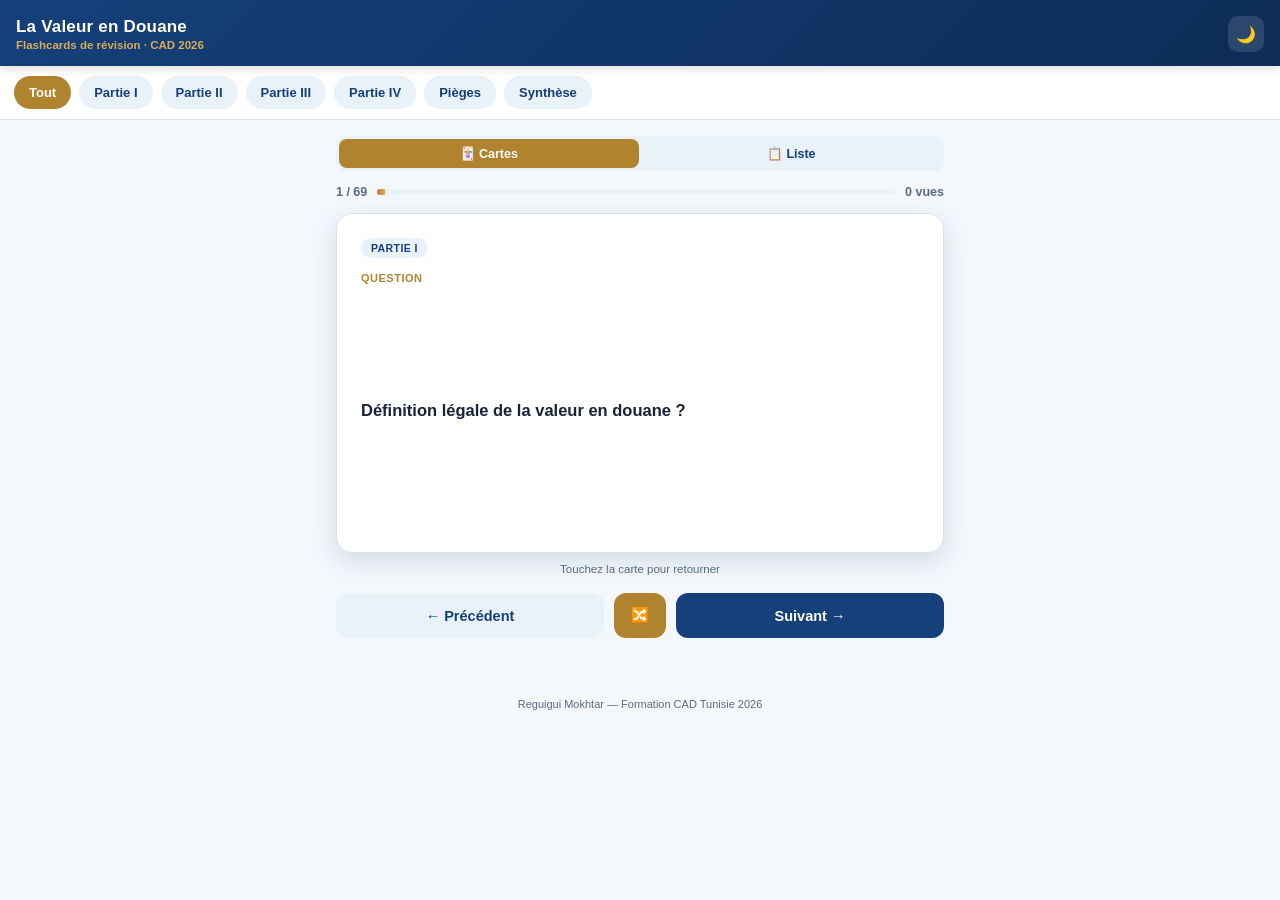
<file: flashcards_valeur.html>
<!DOCTYPE html>
<html lang="fr">
<head>
<meta charset="UTF-8">
<meta name="viewport" content="width=device-width, initial-scale=1.0, maximum-scale=1.0, user-scalable=no, viewport-fit=cover">
<meta name="apple-mobile-web-app-capable" content="yes">
<meta name="apple-mobile-web-app-status-bar-style" content="black-translucent">
<title>Valeur en Douane — Flashcards CAD 2026</title>
<style>
:root{
  --navy:#15407a; --navy-dark:#0d2c57; --gold:#b0832e; --gold-light:#d9ac5c;
  --light-blue:#e9f1f9; --bg:#f4f7fb; --card-bg:#ffffff; --text:#16233a; --muted:#5a6b85;
  --border:#d7e2ef; --danger:#a5432f; --radius:16px;
}
[data-theme="dark"]{
  --bg:#0b1420; --card-bg:#132238; --text:#eaf1fb; --muted:#9db1cc;
  --light-blue:#152a44; --border:#22385a;
}
*{box-sizing:border-box; -webkit-tap-highlight-color:transparent;}
html,body{height:100%;}
body{
  margin:0; font-family:-apple-system,BlinkMacSystemFont,"Segoe UI",Roboto,Helvetica,Arial,sans-serif;
  background:var(--bg); color:var(--text); padding-bottom:env(safe-area-inset-bottom);
  transition:background .25s,color .25s;
}
header{
  background:linear-gradient(135deg,var(--navy),var(--navy-dark));
  color:#fff; padding:16px 16px calc(14px + env(safe-area-inset-top)) 16px;
  padding-top:calc(16px + env(safe-area-inset-top));
  position:sticky; top:0; z-index:20; box-shadow:0 2px 10px rgba(0,0,0,.15);
}
header .row{display:flex; align-items:center; justify-content:space-between; gap:10px;}
header h1{margin:0; font-size:17px; font-weight:700; letter-spacing:.2px;}
header .sub{font-size:11.5px; color:var(--gold-light); margin-top:2px; font-weight:600;}
.iconbtn{
  background:rgba(255,255,255,.12); border:none; color:#fff; width:36px; height:36px;
  border-radius:10px; font-size:16px; display:flex; align-items:center; justify-content:center; flex-shrink:0;
}
.iconbtn:active{background:rgba(255,255,255,.25);}
.tabs{display:flex; gap:8px; padding:10px 14px; overflow-x:auto; background:var(--card-bg); border-bottom:1px solid var(--border); position:sticky; top:calc(64px + env(safe-area-inset-top)); z-index:19;}
.tabs::-webkit-scrollbar{display:none;}
.tab{
  flex-shrink:0; padding:8px 14px; border-radius:20px; font-size:13px; font-weight:600;
  background:var(--light-blue); color:var(--navy); border:1px solid transparent; white-space:nowrap;
}
[data-theme="dark"] .tab{color:#bcd3ee;}
.tab.active{background:var(--gold); color:#fff;}
main{padding:16px; max-width:640px; margin:0 auto;}
.progressWrap{display:flex; align-items:center; gap:10px; margin-bottom:14px; font-size:12.5px; color:var(--muted); font-weight:600;}
.progressBar{flex:1; height:6px; background:var(--light-blue); border-radius:4px; overflow:hidden;}
.progressFill{height:100%; background:linear-gradient(90deg,var(--gold),var(--gold-light)); transition:width .3s;}
.scene{perspective:1400px; height:340px; margin-bottom:16px;}
.card{
  position:relative; width:100%; height:100%; transform-style:preserve-3d;
  transition:transform .5s cubic-bezier(.4,.2,.2,1); cursor:pointer;
}
.card.flipped{transform:rotateY(180deg);}
.face{
  position:absolute; inset:0; backface-visibility:hidden; border-radius:var(--radius);
  padding:24px; display:flex; flex-direction:column; box-shadow:0 8px 24px rgba(21,64,122,.14);
  border:1px solid var(--border); background:var(--card-bg); overflow-y:auto;
}
.face.back{transform:rotateY(180deg); background:linear-gradient(160deg,var(--navy),var(--navy-dark)); color:#fff; border:none;}
.face .tag{
  align-self:flex-start; font-size:10.5px; font-weight:700; letter-spacing:.4px; text-transform:uppercase;
  background:var(--light-blue); color:var(--navy); padding:4px 10px; border-radius:20px; margin-bottom:14px;
}
.face.back .tag{background:rgba(255,255,255,.15); color:var(--gold-light);}
.face .label{font-size:11px; font-weight:700; color:var(--gold); letter-spacing:.5px; text-transform:uppercase; margin-bottom:8px;}
.face.back .label{color:var(--gold-light);}
.face .content{font-size:16.5px; line-height:1.5; font-weight:600; flex:1; display:flex; align-items:center;}
.face.back .content{font-size:15px; font-weight:500;}
.hint{text-align:center; font-size:11.5px; color:var(--muted); margin-top:-6px; margin-bottom:18px;}
.controls{display:flex; gap:10px; margin-bottom:22px;}
.btn{
  flex:1; padding:14px; border-radius:12px; border:none; font-size:14.5px; font-weight:700;
  display:flex; align-items:center; justify-content:center; gap:6px;
}
.btn.prev{background:var(--light-blue); color:var(--navy);}
[data-theme="dark"] .btn.prev{color:#cfe0f5;}
.btn.next{background:var(--navy); color:#fff;}
.btn.shuffle{background:var(--gold); color:#fff; flex:0 0 auto; width:52px;}
.searchWrap{display:flex; align-items:center; background:var(--card-bg); border:1px solid var(--border); border-radius:12px; padding:10px 12px; margin-bottom:14px; gap:8px;}
.searchWrap input{border:none; outline:none; background:transparent; font-size:14.5px; width:100%; color:var(--text);}
.listView .item{
  background:var(--card-bg); border:1px solid var(--border); border-radius:12px; padding:14px; margin-bottom:10px;
}
.listView .item .tag{display:inline-block; font-size:10px; font-weight:700; color:var(--navy); background:var(--light-blue); padding:3px 8px; border-radius:20px; margin-bottom:8px; text-transform:uppercase;}
.listView .item .q{font-weight:700; font-size:14.5px; margin-bottom:6px;}
.listView .item .a{font-size:13.5px; color:var(--muted); line-height:1.5;}
.empty{text-align:center; color:var(--muted); padding:60px 20px; font-size:14px;}
footer{text-align:center; font-size:11px; color:var(--muted); padding:22px 16px 30px;}
.modeToggle{display:flex; background:var(--light-blue); border-radius:10px; padding:3px; gap:3px;}
.modeToggle button{flex:1; border:none; background:transparent; padding:7px 10px; border-radius:8px; font-size:12.5px; font-weight:700; color:var(--navy);}
.modeToggle button.active{background:var(--gold); color:#fff;}
[data-theme="dark"] .modeToggle button{color:#bcd3ee;}
</style>
</head>
<body>

<header>
  <div class="row">
    <div>
      <h1>La Valeur en Douane</h1>
      <div class="sub">Flashcards de révision · CAD 2026</div>
    </div>
    <div style="display:flex; gap:8px;">
      <button class="iconbtn" id="themeBtn" title="Mode sombre">🌙</button>
    </div>
  </div>
</header>

<div class="tabs" id="tabs"></div>

<main>
  <div style="margin-bottom:14px;">
    <div class="modeToggle">
      <button id="modeCards" class="active">🃏 Cartes</button>
      <button id="modeList">📋 Liste</button>
    </div>
  </div>

  <div id="cardsView">
    <div class="progressWrap">
      <span id="progressLabel">1 / 1</span>
      <div class="progressBar"><div class="progressFill" id="progressFill"></div></div>
      <span id="scoreLabel"></span>
    </div>

    <div class="scene">
      <div class="card" id="card">
        <div class="face front">
          <span class="tag" id="tagFront">—</span>
          <span class="label">Question</span>
          <div class="content" id="frontContent">—</div>
        </div>
        <div class="face back">
          <span class="tag" id="tagBack">—</span>
          <span class="label">Réponse</span>
          <div class="content" id="backContent">—</div>
        </div>
      </div>
    </div>
    <div class="hint">Touchez la carte pour retourner</div>

    <div class="controls">
      <button class="btn prev" id="prevBtn">← Précédent</button>
      <button class="btn shuffle" id="shuffleBtn" title="Mélanger">🔀</button>
      <button class="btn next" id="nextBtn">Suivant →</button>
    </div>
  </div>

  <div id="listView" class="listView" style="display:none;">
    <div class="searchWrap">
      <span>🔎</span>
      <input type="text" id="searchInput" placeholder="Rechercher un terme, un article...">
    </div>
    <div id="listItems"></div>
  </div>
</main>

<footer>Reguigui Mokhtar — Formation CAD Tunisie 2026</footer>

<script>
const CARDS = [
// ===== PARTIE I — LA NOTION DE LA VALEUR EN DOUANE =====
{p:"I", q:"Définition légale de la valeur en douane ?", a:"Valeur des marchandises retenue pour percevoir les droits de douane ad valorem à l'importation — c'est une assiette de calcul (art. 15.a Accord OMC / art. 22-1-a Code tunisien)."},
{p:"I", q:"Les 3 intérêts de la valeur en douane ?", a:"Fiscal : assiette DD/DC/TVA. Économique : instrument de politique commerciale. Statistique : base des statistiques du commerce extérieur."},
{p:"I", q:"Les 3 types de droits de douane ?", a:"Ad valorem (% de la valeur, majorité des pays), spécifiques (coût par unité de mesure), composites (combinaison des deux)."},
{p:"I", q:"Quel type de droit dépend de la valeur en douane ?", a:"Seuls les droits ad valorem. Une erreur de valeur se répercute aussi sur la TVA calculée en cascade."},
{p:"I", q:"DVB vs OMC — différence de conception ?", a:"DVB (Bruxelles) : conception théorique, prix « normal » supposé, non observé. OMC : conception positive, valeur transactionnelle réelle et vérifiable."},
{p:"PIÈGE", q:"Piège classique DVB / OMC ?", a:"Confondre les deux notions : DVB = prix normal supposé (théorique). OMC = prix réellement payé (positif, vérifiable)."},
{p:"I", q:"Les 3 principes du système OMC ?", a:"Système positif, uniforme et neutre ; conforme à la réalité commerciale, pas de valeurs arbitraires ou fictives ; la valeur transactionnelle est la méthode de base."},
{p:"I", q:"1947 — que se passe-t-il ?", a:"Article VII du GATT : pose les principes de l'évaluation en douane."},
{p:"I", q:"1950 puis 1953 ?", a:"1950 : Convention de Bruxelles sur la valeur en douane. 1953 : entrée en application de la Définition de la Valeur de Bruxelles (DVB)."},
{p:"I", q:"1973-1979 puis 1981 ?", a:"Tokyo Round (1973-79) : adoption du Code du GATT sur l'évaluation. 1981 : entrée en vigueur de ce Code."},
{p:"I", q:"1986-1993 puis 1994 ?", a:"Uruguay Round (1986-93). 1994 : Accord OMC sur l'évaluation en douane — système actuellement en vigueur."},
{p:"I", q:"Quelle loi tunisienne introduit le système OMC ?", a:"Loi n° 2001-92 du 07/08/2001, en vigueur depuis septembre 2001."},
{p:"I", q:"Quel est le cadre légal tunisien actuel ?", a:"Loi n° 2008-34 du 02/06/2008, qui abroge le dispositif antérieur — art. 22 à 35 du Code des douanes."},
{p:"I", q:"Quel texte fixe les modalités d'application ?", a:"Arrêté du ministre des Finances du 28/01/2009 — modalités d'application des articles 22 à 35."},
{p:"I", q:"Structure de l'Accord OMC — Partie I ?", a:"Art. 1 à 8 : règles d'évaluation. Art. 9 à 17 : conversion monétaire, renseignements confidentiels, droit d'appel, publication."},
{p:"I", q:"Structure de l'Accord OMC — Parties II, III, IV ?", a:"II (art.18-19) : administration, consultation, règlement des différends. III (art.20) : traitement spécial et différencié. IV (art.21-24) : réserves, obligations des membres, examen annuel."},
{p:"I", q:"Position de la Tunisie sur les réserves ?", a:"Bénéficie des délais de grâce (art. 20 + Annexe III) ; aucune réserve sur l'art. 4 (inversion des méthodes) ni sur l'art. 5§2 (super-déductive pour marchandises ouvrées)."},
{p:"I", q:"Règle sur l'ordre des 6 méthodes ?", a:"Ordre strict et impératif : on ne passe à la méthode suivante qu'après avoir écarté la précédente."},
{p:"PIÈGE", q:"Seule exception à l'ordre impératif des méthodes ?", a:"L'importateur peut demander l'inversion des méthodes 4 (déductive, art.27) et 5 (calculée, art.28) — art. 24 du Code. Aucune autre permutation n'est admise."},

// ===== PARTIE II — MÉTHODE 1 : VALEUR TRANSACTIONNELLE =====
{p:"II", q:"Base légale de la méthode 1 ?", a:"Art. 23 du Code tunisien / Article premier de l'Accord OMC, à lire conjointement avec l'article 8 (ajustements)."},
{p:"II", q:"Qu'est-ce que le PEPP ?", a:"Le Prix Effectivement Payé ou à Payer — point de départ de la valeur, corrigé par les articles 30 et 31 (jamais une valeur brute acceptée telle quelle)."},
{p:"II", q:"Caractéristiques du paiement (PEPP) ?", a:"Pas nécessairement en argent (lettres de crédit, instruments négociables) ; direct ou indirect — un paiement à un tiers pour éteindre une obligation du vendeur fait partie du PEPP (§7 Annexe III)."},
{p:"II", q:"Activités menées par l'acheteur pour son propre compte ?", a:"Ne sont pas un paiement indirect au vendeur, même si celui-ci en profite ; leur coût n'est pas ajouté (Note interprétative de l'article premier)."},
{p:"II", q:"Que suppose « vendues pour l'exportation » ?", a:"Un transfert effectif à l'échelon international vers la Tunisie (Avis consultatif 14.1). C'est la destination des marchandises qui compte, pas la nationalité des parties."},
{p:"PIÈGE", q:"Série de ventes successives — quel prix retenir ?", a:"Le prix de la DERNIÈRE vente avant l'introduction en Tunisie (Commentaire 22.1). Le « first sale » (première vente) est toujours écarté."},
{p:"II", q:"Situations sans vente où la méthode 1 est exclue ?", a:"Livraisons gratuites (cadeaux, échantillons), consignation, location-vente, prêt ; importations par intermédiaires n'achetant pas ou par succursales ; déchets destinés à destruction, troc, opérations compensées (Avis consultatif 1.1)."},
{p:"II", q:"Les 4 conditions cumulatives d'acceptation (art. 23) ?", a:"1) Pas de restriction à la cession/utilisation par l'acheteur (hors exceptions légales). 2) Vente/prix non subordonnés à une condition dont la valeur n'est pas déterminable. 3) Aucun produit de revente ne revient au vendeur (sauf ajustement art.30-31). 4) Acheteur et vendeur non liés, ou lien sans influence sur le prix."},
{p:"II", q:"3 exemples de conditions à valeur non déterminable (condition 2) ?", a:"Prix subordonné à l'achat d'autres marchandises en quantités déterminées ; prix dépendant du prix de revente d'autres marchandises au vendeur ; prix établi sur un mode de paiement sans rapport avec les marchandises importées."},
{p:"PIÈGE", q:"« Parties liées = rejet automatique » — vrai ou faux ?", a:"FAUX. Le seul fait d'être liés ne suffit pas ; il faut établir que le lien a influencé le prix (art. 23 §2)."},
{p:"II", q:"Traitement des 3 types de rabais ?", a:"Escompte au comptant : accepté (ex. 5% sous 10 jours). Rabais de quantité : accepté si l'offre est honnête et raisonnable. Rabais rétroactif : traité comme un crédit, prudence sur le caractère rétroactif."},
{p:"II", q:"Frais exclus de la valeur si distincts du prix ?", a:"Construction/installation/montage/entretien/assistance technique après importation ; transport après importation ; droits et taxes du pays d'importation (Note interprétative de l'article premier)."},
{p:"PIÈGE", q:"Le mot qui piège sur les frais exclus ?", a:"« Distincts ». S'ils ne sont pas individualisés dans la facture, ces frais restent inclus dans la valeur en douane."},
{p:"II", q:"Vente flash — traitement ?", a:"Le prix réduit d'une vente promotionnelle éphémère est accepté comme base pour la méthode 1 (Avis consultatif 23.1). Prudence pour les méthodes 2 et 3 : conditions rarement reproductibles ailleurs."},

// ===== PARTIE III — AJUSTEMENTS DU PRIX =====
{p:"III", q:"Correspondance articles ajustements ?", a:"Art. 8 de l'Accord OMC = art. 30 (adjonctions) + art. 31 (exclusions) du Code des douanes tunisien."},
{p:"III", q:"Sur quelle base s'établit la valeur en douane ?", a:"Base CAF : Coût, Assurance et Fret jusqu'au point d'introduction des marchandises en Tunisie."},
{p:"III", q:"Caractère de la liste de l'article 30 ?", a:"Exhaustive — un élément non listé à l'article 30 n'est jamais ajouté au prix."},
{p:"III", q:"Les 6 éléments ajoutés au prix (art. 30) ?", a:"1) Commissions et courtages (sauf commission d'achat). 2) Coût des contenants et emballages. 3) Apports fournis par l'acheteur (matières, outillage, plans réalisés hors Tunisie). 4) Redevances et droits de licence. 5) Produit de revente revenant au vendeur. 6) Transport, manutention et assurance jusqu'au point d'introduction (CAF)."},
{p:"III", q:"Les 5 éléments exclus si distincts (art. 31) ?", a:"1) Transport après l'arrivée au point d'introduction. 2) Construction/installation/montage/entretien/assistance technique après importation. 3) Droit de reproduction des marchandises en Tunisie. 4) Commissions d'achat. 5) Droits et taxes à l'importation en Tunisie."},
{p:"PIÈGE", q:"Commission d'achat vs commission de vente ?", a:"Commission d'achat (représente l'acheteur) : EXCLUE de la valeur. Commission de vente (liée au vendeur) : INCLUSE dans la valeur."},
{p:"PIÈGE", q:"Transport jusqu'à la frontière vs transport intérieur ?", a:"Transport jusqu'au point d'introduction en Tunisie : INCLUS dans la valeur. Transport intérieur postérieur au point d'introduction : EXCLU."},

// ===== PARTIE IV — LES 5 MÉTHODES DE SUBSTITUTION =====
{p:"IV", q:"Méthode 2 — base légale et principe ?", a:"Art. 25 du Code / Art. 2 de l'Accord OMC. On retient la valeur transactionnelle de marchandises identiques déjà acceptée."},
{p:"IV", q:"3 conditions cumulatives (méthodes 2 et 3) ?", a:"Marchandises identiques (ou similaires), vendues pour l'exportation vers la Tunisie, exportées au même moment ou à peu près que les marchandises à évaluer."},
{p:"IV", q:"Définition de « marchandises identiques » ?", a:"Les mêmes à tous égards : caractéristiques physiques, qualité, réputation. Différences mineures d'aspect ignorées. Même pays de production, priorité au même producteur."},
{p:"IV", q:"Pluralité de valeurs identiques/similaires constatées ?", a:"On retient toujours la valeur transactionnelle la plus BASSE pour déterminer la valeur en douane."},
{p:"IV", q:"Méthode 3 — base légale et principe ?", a:"Art. 26 du Code / Art. 3 de l'Accord OMC. Joue uniquement si ni la méthode 1 ni la méthode 2 ne peuvent être retenues."},
{p:"IV", q:"Définition de « marchandises similaires » ?", a:"Sans être les mêmes à tous égards : caractéristiques et composants semblables, mêmes fonctions, commercialement interchangeables. Facteurs : qualité, réputation, marque."},
{p:"IV", q:"Distinction identiques / similaires ?", a:"Identiques : les mêmes à tous égards, interchangeabilité implicite. Similaires : caractéristiques semblables + condition expresse d'interchangeabilité commerciale."},
{p:"IV", q:"Marque différente à réputation distincte — qualification ?", a:"Jamais identiques. Similaires seulement si l'interchangeabilité commerciale tient malgré la différence de marque."},
{p:"IV", q:"Fausse marque / contrefaçon — qualification ?", a:"Ni identiques ni similaires : on descend la hiérarchie (art. 27, puis 28, puis 29). En amont, retenue ou saisie possible au titre de la propriété intellectuelle."},
{p:"IV", q:"Méthode 4 — base légale et principe ?", a:"Art. 27 du Code / Art. 5 de l'Accord OMC. Méthode déductive : on part du prix de revente en Tunisie et on déduit les éléments postérieurs à l'importation."},
{p:"IV", q:"Étape 1 de la méthode déductive — quel prix retenir ?", a:"Le prix unitaire de la plus grande quantité agrégée vendue en l'état, à des personnes non liées, au premier niveau commercial suivant l'importation, à des prix représentatifs."},
{p:"IV", q:"Exemple : ventes 40u@100, 30u@90, 15u@100, 50u@95, 25u@105, 35u@90, 5u@100 — quel prix retenir ?", a:"90 : c'est le prix auquel la plus grande quantité totale (30+35=65 unités) a été vendue. On ne retient ni le prix le plus élevé (105), ni la première vente."},
{p:"IV", q:"4 cas de recours à des identiques/similaires (méthode déductive) ?", a:"Pas de revente des marchandises à évaluer ; revente hors du délai de 90 jours ; revente à un acheteur lié ; prix unitaire non significatif."},
{p:"IV", q:"Étape 2 — les 4 déductions (art. 27 §1-a) ?", a:"1) Commissions/marges (bénéfices et frais généraux) et charges supportées en Tunisie. 2) Transport, assurance, frais connexes en Tunisie après importation. 3) Éléments CAF de l'art. 30§1-e, le cas échéant. 4) Droits de douane et taxes dues en Tunisie."},
{p:"IV", q:"Méthode super-déductive (art. 5.2 Accord OMC) ?", a:"Si rien n'est vendu en l'état, on part du prix après ouvraison/transformation (sur demande de l'importateur), en déduisant en plus la valeur ajoutée par cette transformation. Aucune réserve tunisienne sur cette option."},
{p:"PIÈGE", q:"Pièges classiques de la méthode déductive ?", a:"Retenir le prix le plus élevé ou la première vente au lieu de la plus grande quantité agrégée ; oublier de déduire droits, taxes et frais internes ; retenir une vente à une personne liée."},
{p:"IV", q:"Méthode 5 — base légale et composition ?", a:"Art. 28 du Code / Art. 6 de l'Accord OMC. Valeur calculée = (a) coût des matières et de fabrication + (b) bénéfices et frais généraux du pays d'exportation + (c) éléments CAF (art. 30§1-e)."},
{p:"IV", q:"Pourquoi la méthode 5 est-elle rarement applicable ?", a:"Les données proviennent de la comptabilité du producteur étranger, que la douane tunisienne ne peut pas contraindre à communiquer."},
{p:"IV", q:"Qui peut demander l'inversion des méthodes 4 et 5 ?", a:"L'importateur, à sa demande (art. 24 du Code / art. 4 de l'Accord OMC)."},
{p:"IV", q:"Méthode 6 — base légale et principe ?", a:"Art. 29 du Code / Art. 7 de l'Accord OMC. Dernier recours : moyens raisonnables, données disponibles en Tunisie, après échec des méthodes 1 à 5."},
{p:"IV", q:"Les 7 bases interdites à l'article 29 ?", a:"a) prix de vente en Tunisie de marchandises produites en Tunisie ; b) système retenant la plus élevée de 2 valeurs ; c) prix marché intérieur du pays d'exportation ; d) coût de production hors valeurs calculées art.28 ; e) prix à l'export vers un pays tiers ; f) valeurs minimales ; g) valeurs arbitraires ou fictives."},
{p:"PIÈGE", q:"Peut-on appliquer directement l'article 29 ?", a:"Non — il faut d'abord épuiser, dans l'ordre, les méthodes 1 à 5. La douane ne « fixe » jamais librement la valeur."},

// ===== SYNTHÈSE / PIÈGES TRANSVERSAUX =====
{p:"PIÈGE", q:"Déductive vs calculée — quelle différence de logique ?", a:"Déductive (méthode 4) : on DÉDUIT, on part du prix de revente, marges du pays d'IMPORTATION. Calculée (méthode 5) : on ADDITIONNE, on part du coût de production, marges du pays d'EXPORTATION."},
{p:"SYNTHÈSE", q:"Tableau récapitulatif des 6 méthodes (Code tunisien / Accord OMC) ?", a:"1. Transactionnelle : art.23 / art.1. 2. Identiques : art.25 / art.2. 3. Similaires : art.26 / art.3. 4. Déductive : art.27 / art.5. 5. Calculée : art.28 / art.6. 6. Dernier recours : art.29 / art.7."},
{p:"II", q:"Consignation, troc, prêt — quelle méthode s'applique ?", a:"Aucune vente n'a lieu → la méthode 1 est exclue d'emblée (Avis consultatif 1.1). On passe aux méthodes de substitution."},
{p:"III", q:"Quand les redevances/droits de licence sont-ils ajoutés au prix ?", a:"Quand l'acheteur est tenu de les acquitter, directement ou indirectement, comme condition de la vente, et qu'ils ne sont pas déjà inclus dans le PEPP (art. 30)."},
{p:"I", q:"Que définit l'article 22 du Code des douanes ?", a:"Les définitions clés : valeur en douane, marchandises produites/identiques/similaires, personnes liées (8 critères), commission d'achat."},
{p:"I", q:"Que prévoit l'article 33 du Code des douanes ?", a:"La conversion monétaire : le taux de change appliqué est celui en vigueur à la date d'enregistrement de la déclaration en détail."},
{p:"I", q:"Que prévoient les articles 34 et 35 du Code ?", a:"Art. 34 : obligation de fournir factures/documents ; confidentialité stricte des informations fournies. Art. 35 : la douane peut demander des justificatifs complémentaires en cas de doute raisonnable sur la valeur déclarée."},
];

const PARTIES = [
  {key:"all", label:"Tout"},
  {key:"I", label:"Partie I"},
  {key:"II", label:"Partie II"},
  {key:"III", label:"Partie III"},
  {key:"IV", label:"Partie IV"},
  {key:"PIÈGE", label:"Pièges"},
  {key:"SYNTHÈSE", label:"Synthèse"},
];

let state = { filter:"all", deck:[], idx:0, flipped:false, mode:"cards", seen:new Set() };

function buildDeck(){
  state.deck = state.filter==="all" ? CARDS.slice() : CARDS.filter(c=>c.p===state.filter);
  state.idx = 0; state.flipped = false;
  renderCard(); renderList();
}

function tabLabel(p){
  const m = {I:"Partie I", II:"Partie II", III:"Partie III", IV:"Partie IV", "PIÈGE":"Piège", "SYNTHÈSE":"Synthèse"};
  return m[p] || p;
}

function renderTabs(){
  const el = document.getElementById('tabs');
  el.innerHTML = "";
  PARTIES.forEach(p=>{
    const b = document.createElement('button');
    b.className = 'tab' + (state.filter===p.key ? ' active':'');
    b.textContent = p.label;
    b.onclick = ()=>{ state.filter = p.key; renderTabs(); buildDeck(); };
    el.appendChild(b);
  });
}

function renderCard(){
  const total = state.deck.length;
  document.getElementById('progressLabel').textContent = total? (state.idx+1)+" / "+total : "0 / 0";
  document.getElementById('progressFill').style.width = total? ((state.idx+1)/total*100)+"%":"0%";
  document.getElementById('scoreLabel').textContent = state.seen.size + " vues";
  const card = document.getElementById('card');
  card.classList.toggle('flipped', state.flipped);
  if(!total){
    document.getElementById('frontContent').textContent = "Aucune carte";
    document.getElementById('backContent').textContent = "";
    document.getElementById('tagFront').textContent = "—";
    document.getElementById('tagBack').textContent = "—";
    return;
  }
  const c = state.deck[state.idx];
  document.getElementById('tagFront').textContent = tabLabel(c.p);
  document.getElementById('tagBack').textContent = tabLabel(c.p);
  document.getElementById('frontContent').textContent = c.q;
  document.getElementById('backContent').textContent = c.a;
}

function renderList(){
  const box = document.getElementById('listItems');
  const search = (document.getElementById('searchInput').value||"").toLowerCase();
  const items = state.deck.filter(c => !search || c.q.toLowerCase().includes(search) || c.a.toLowerCase().includes(search));
  if(!items.length){ box.innerHTML = '<div class="empty">Aucun résultat</div>'; return; }
  box.innerHTML = items.map(c => `
    <div class="item">
      <span class="tag">${tabLabel(c.p)}</span>
      <div class="q">${c.q}</div>
      <div class="a">${c.a}</div>
    </div>`).join('');
}

document.getElementById('card').addEventListener('click', ()=>{
  state.flipped = !state.flipped;
  if(state.deck[state.idx]) state.seen.add(state.deck[state.idx].q);
  renderCard();
});
document.getElementById('nextBtn').onclick = ()=>{
  if(!state.deck.length) return;
  state.idx = (state.idx+1) % state.deck.length; state.flipped=false; renderCard();
};
document.getElementById('prevBtn').onclick = ()=>{
  if(!state.deck.length) return;
  state.idx = (state.idx-1+state.deck.length) % state.deck.length; state.flipped=false; renderCard();
};
document.getElementById('shuffleBtn').onclick = ()=>{
  for(let i=state.deck.length-1;i>0;i--){ const j=Math.floor(Math.random()*(i+1)); [state.deck[i],state.deck[j]]=[state.deck[j],state.deck[i]]; }
  state.idx=0; state.flipped=false; renderCard();
};
document.getElementById('searchInput').addEventListener('input', renderList);

document.getElementById('modeCards').onclick = ()=>{
  state.mode='cards';
  document.getElementById('modeCards').classList.add('active');
  document.getElementById('modeList').classList.remove('active');
  document.getElementById('cardsView').style.display='block';
  document.getElementById('listView').style.display='none';
};
document.getElementById('modeList').onclick = ()=>{
  state.mode='list';
  document.getElementById('modeList').classList.add('active');
  document.getElementById('modeCards').classList.remove('active');
  document.getElementById('cardsView').style.display='none';
  document.getElementById('listView').style.display='block';
  renderList();
};

const themeBtn = document.getElementById('themeBtn');
function applyTheme(t){
  document.documentElement.setAttribute('data-theme', t);
  themeBtn.textContent = t==='dark' ? '☀️' : '🌙';
}
let currentTheme = (window.matchMedia && window.matchMedia('(prefers-color-scheme: dark)').matches) ? 'dark' : 'light';
applyTheme(currentTheme);
themeBtn.onclick = ()=>{ currentTheme = currentTheme==='dark' ? 'light' : 'dark'; applyTheme(currentTheme); };

renderTabs();
buildDeck();
</script>
</body>
</html>
</file>
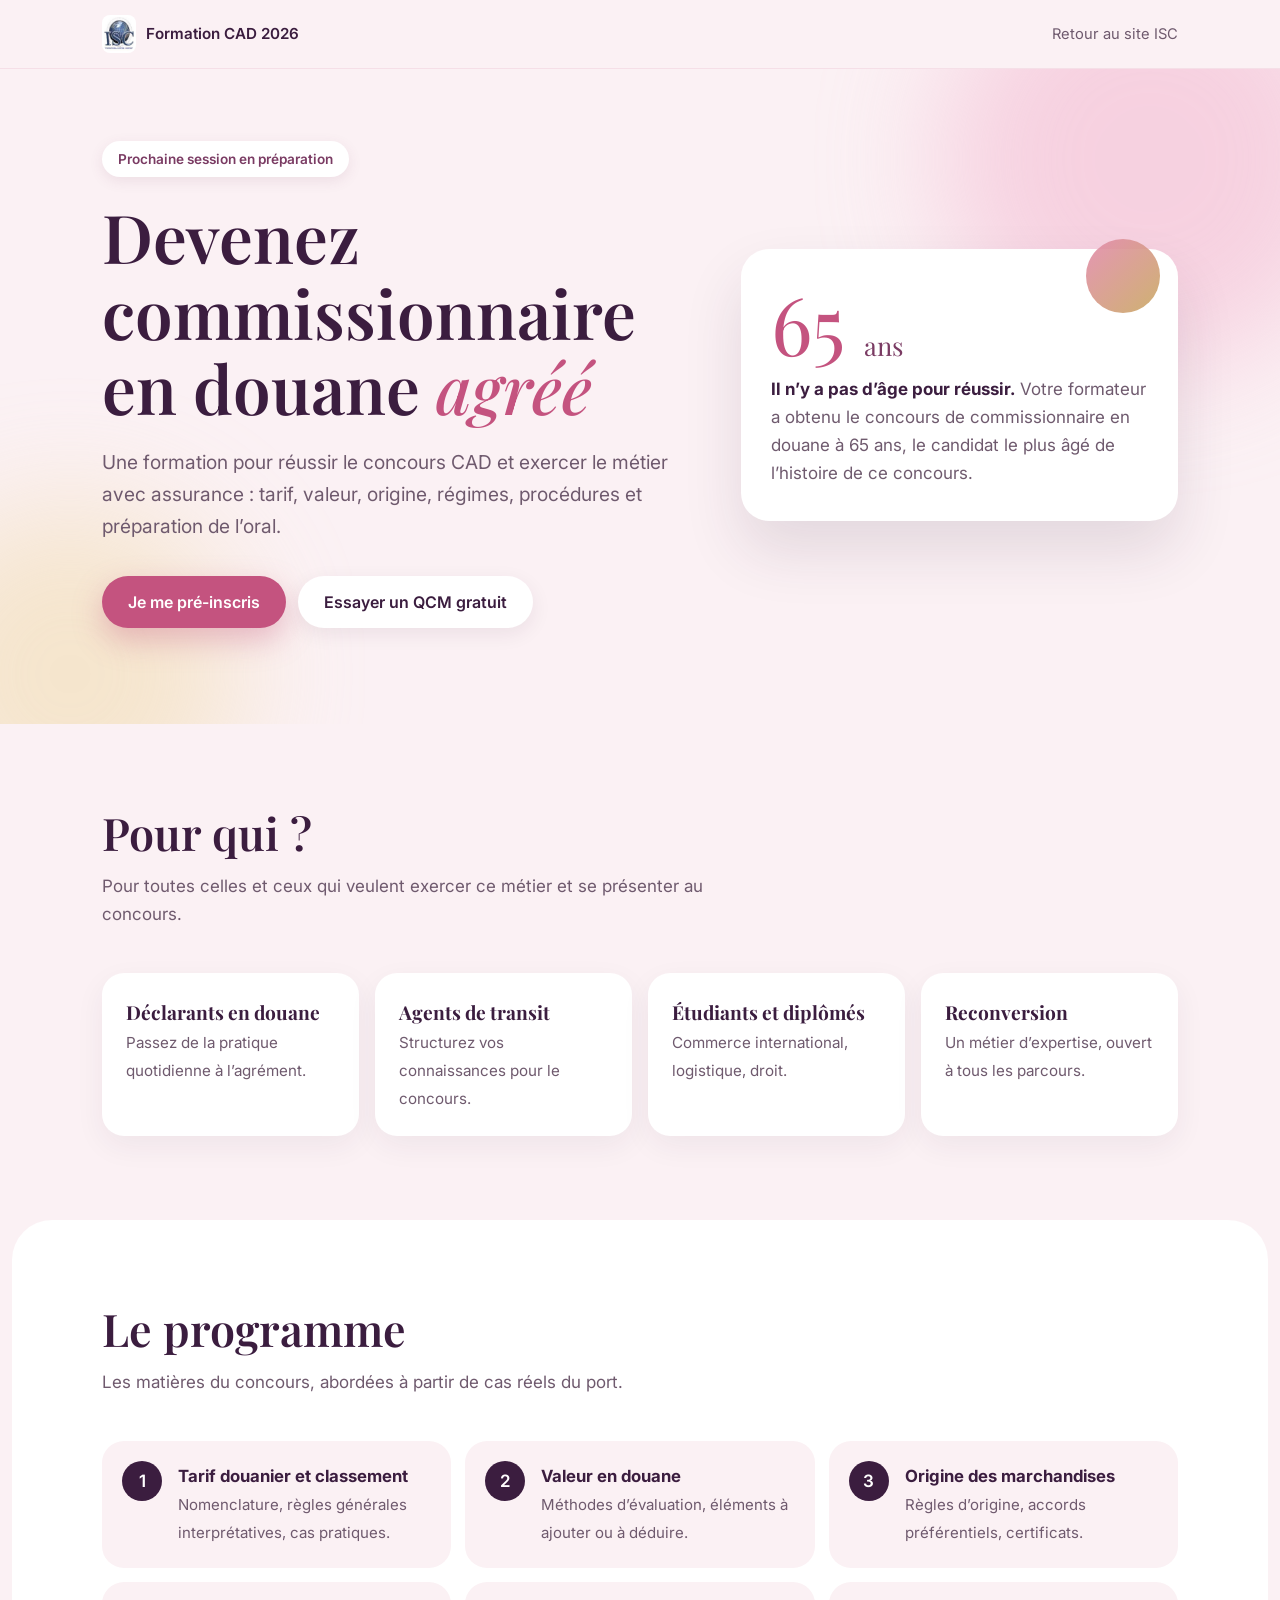
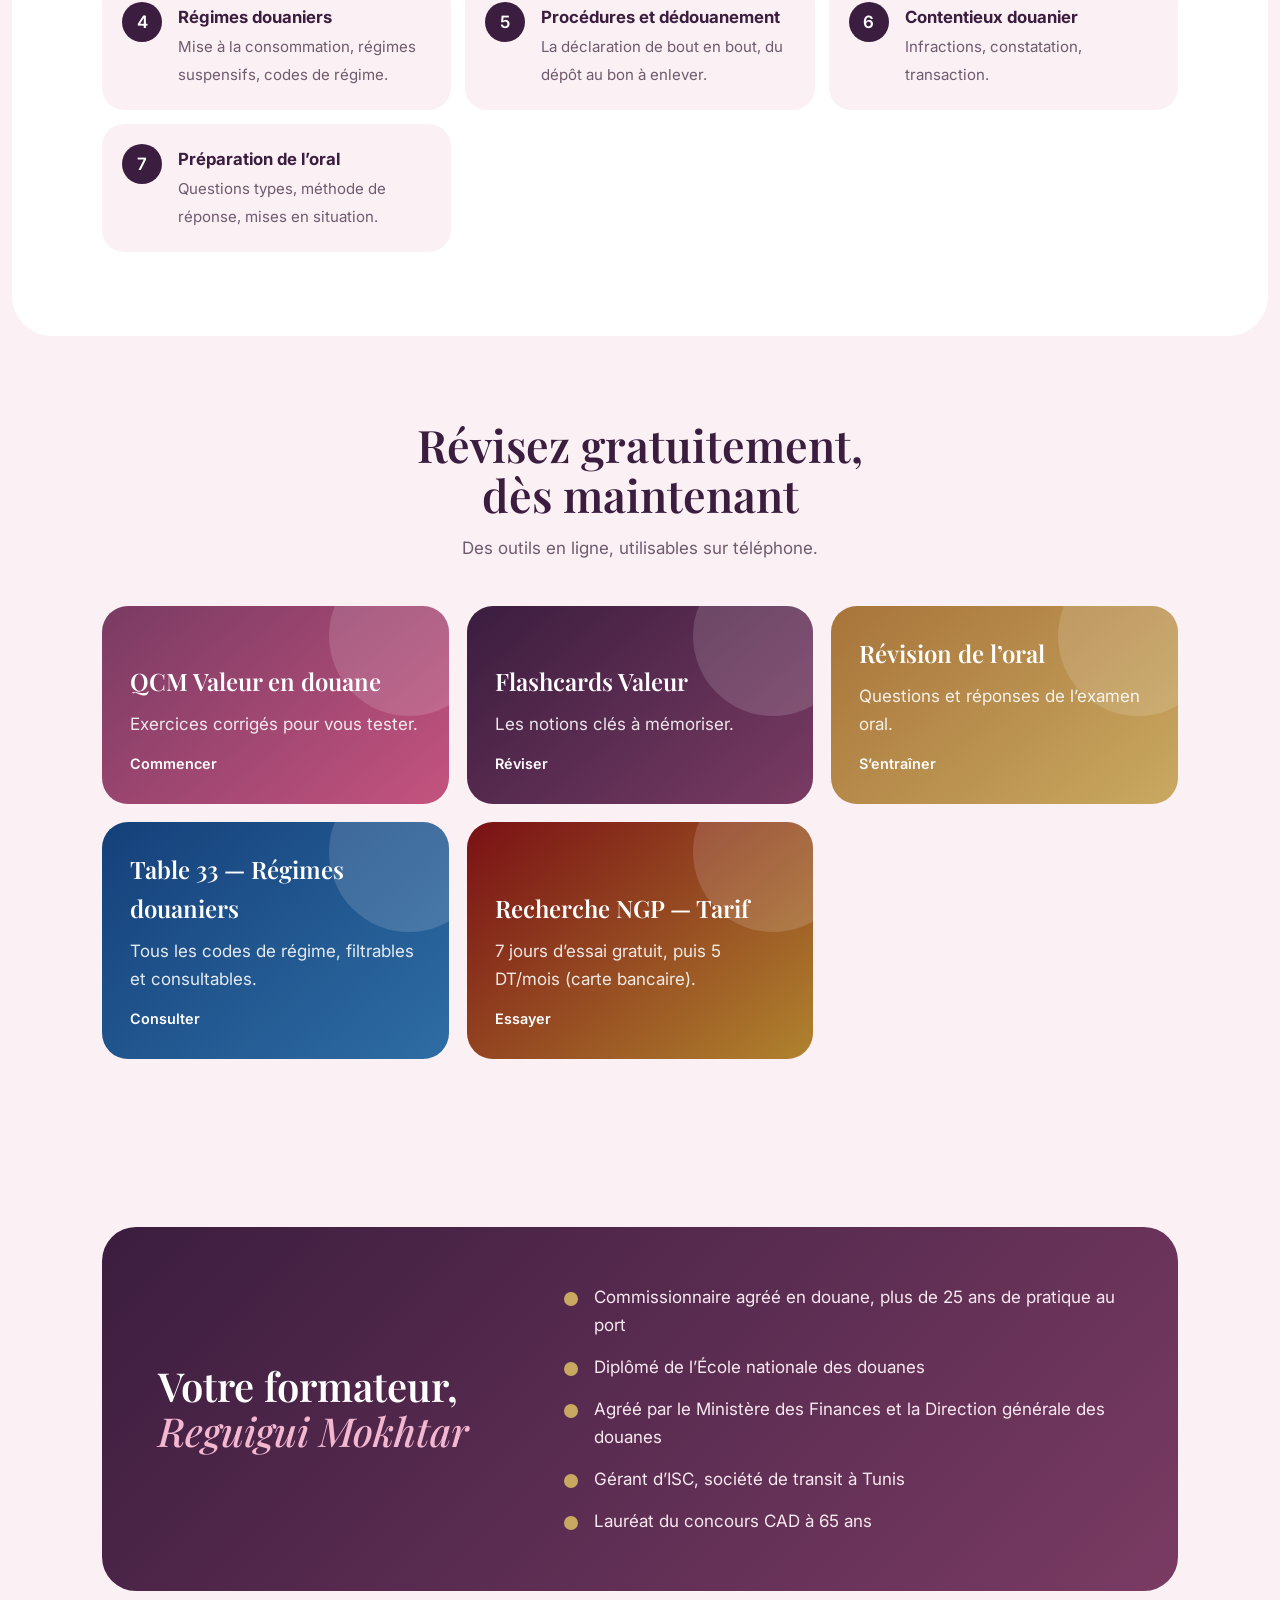
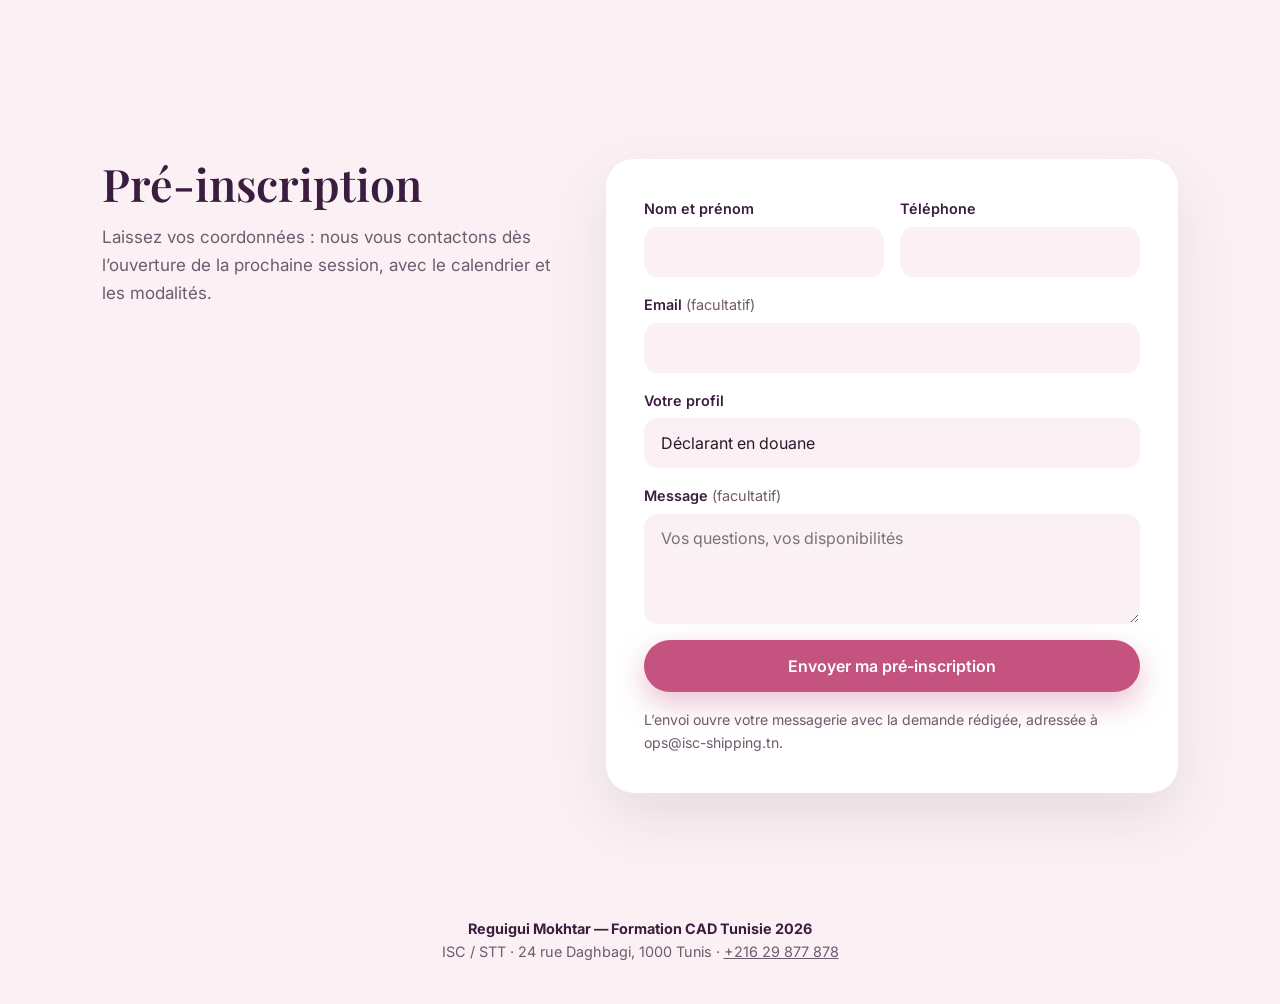
<file: formation.html>
<!DOCTYPE html>
<html lang="fr">
<head>
<meta charset="UTF-8" />
<meta name="viewport" content="width=device-width, initial-scale=1.0, viewport-fit=cover" />
<title>Formation CAD 2026 — Devenir commissionnaire en douane agréé | ISC</title>
<meta name="description" content="Préparez le concours de commissionnaire en douane agréé (CAD) en Tunisie avec un commissionnaire agréé en douane : programme, outils de révision gratuits et pré-inscription." />
<meta name="theme-color" content="#7a3b63" />
<link rel="icon" href="assets/img/logo-isc.jpg" />
<link rel="preconnect" href="https://fonts.googleapis.com" />
<link rel="preconnect" href="https://fonts.gstatic.com" crossorigin />
<link href="https://fonts.googleapis.com/css2?family=Playfair+Display:ital,wght@0,600;1,500&family=Inter:wght@400;500;600&display=swap" rel="stylesheet" />
<style>
  :root {
    --blush: #fbf1f4; --blush-2: #f5dfe7; --rose: #c4537f; --rose-2: #e28aac;
    --plum: #3b1d3f; --plum-2: #7a3b63; --gold: #c9a961; --ink: #2b1a2c; --ink-2: #6f5a6e; --white: #fff;
    --r: 22px; --ease: cubic-bezier(.16, 1, .3, 1);
  }
  * { box-sizing: border-box; }
  html { scroll-behavior: smooth; scroll-padding-top: 80px; -webkit-text-size-adjust: 100%; }
  body { margin: 0; font: 400 1.0625rem/1.65 Inter, -apple-system, "Segoe UI", Roboto, sans-serif; color: var(--ink); background: var(--blush); -webkit-font-smoothing: antialiased; overflow-x: hidden; }
  h1, h2, h3 { font-family: "Playfair Display", Georgia, serif; font-weight: 600; line-height: 1.12; margin: 0; color: var(--plum); text-wrap: balance; }
  p { margin: 0; }
  a { color: inherit; }
  img { display: block; max-width: 100%; }
  :focus-visible { outline: 3px solid var(--rose); outline-offset: 3px; border-radius: 6px; }
  .wrap { max-width: 1120px; margin: 0 auto; padding: 0 22px; }

  /* En-tête */
  header { position: sticky; top: 0; z-index: 20; background: rgba(251, 241, 244, .88); -webkit-backdrop-filter: blur(12px); backdrop-filter: blur(12px); border-bottom: 1px solid var(--blush-2); }
  .head { display: flex; align-items: center; justify-content: space-between; gap: 16px; min-height: 68px; }
  .brand { display: flex; align-items: center; gap: 10px; text-decoration: none; font-weight: 600; color: var(--plum); font-size: .95rem; }
  .brand img { width: 34px; height: auto; border-radius: 8px; background: #fff; padding: 2px; }
  .back { font-size: .92rem; color: var(--ink-2); text-decoration: none; }
  .back:hover { color: var(--rose); }

  /* Boutons */
  .btn { display: inline-flex; align-items: center; justify-content: center; min-height: 52px; padding: 0 26px; border-radius: 999px; font: 600 1rem/1 Inter, sans-serif; text-decoration: none; border: 0; cursor: pointer; transition: transform .25s var(--ease), box-shadow .25s var(--ease), background-color .25s; }
  .btn:hover { transform: translateY(-2px); }
  .btn-rose { background: var(--rose); color: #fff; box-shadow: 0 12px 30px rgba(196, 83, 127, .35); }
  .btn-rose:hover { background: #ad4370; box-shadow: 0 16px 36px rgba(196, 83, 127, .45); }
  .btn-soft { background: #fff; color: var(--plum); box-shadow: 0 6px 20px rgba(59, 29, 63, .08); }

  /* Hero */
  .hero { position: relative; padding: 72px 0 96px; overflow: hidden; }
  .blob { position: absolute; border-radius: 50%; filter: blur(60px); opacity: .55; z-index: -1; animation: drift 14s ease-in-out infinite alternate; }
  .b1 { width: 420px; height: 420px; background: #f3b7d0; top: -120px; right: -80px; }
  .b2 { width: 340px; height: 340px; background: #f1dcae; bottom: -120px; left: -100px; animation-delay: -6s; }
  @keyframes drift { to { transform: translate(-40px, 30px) scale(1.08); } }
  .hero-grid { display: grid; gap: 48px; align-items: center; }
  @media (min-width: 900px) { .hero-grid { grid-template-columns: 1.15fr .85fr; } }
  .pill { display: inline-block; padding: 7px 16px; border-radius: 999px; background: #fff; color: var(--plum-2); font-size: .85rem; font-weight: 600; box-shadow: 0 4px 14px rgba(122, 59, 99, .1); }
  .hero h1 { margin-top: 22px; font-size: clamp(2.4rem, 5.6vw, 4.2rem); }
  .hero h1 em { font-style: italic; font-weight: 500; color: var(--rose); }
  .hero-lead { margin-top: 22px; font-size: clamp(1.05rem, 1.6vw, 1.2rem); color: var(--ink-2); max-width: 50ch; }
  .hero-actions { display: flex; flex-wrap: wrap; gap: 12px; margin-top: 34px; }

  .story { position: relative; background: #fff; border-radius: 28px; padding: 34px 30px; box-shadow: 0 30px 60px rgba(59, 29, 63, .12); }
  .story::before { content: ""; position: absolute; inset: -10px 18px auto auto; width: 74px; height: 74px; border-radius: 50%; background: linear-gradient(135deg, var(--rose-2), var(--gold)); opacity: .9; }
  .story-age { font-family: "Playfair Display", Georgia, serif; font-size: 5rem; line-height: 1; color: var(--rose); }
  .story-age small { font-size: 1.6rem; color: var(--plum-2); }
  .story p { margin-top: 12px; color: var(--ink-2); }
  .story b { color: var(--plum); }

  /* Apparition rapide au défilement */
  .rv { opacity: 0; transform: translateY(18px); transition: opacity .45s var(--ease), transform .45s var(--ease); }
  .rv.on { opacity: 1; transform: none; }
  @media (prefers-reduced-motion: reduce) { .rv { opacity: 1; transform: none; } .blob { animation: none; } html { scroll-behavior: auto; } }

  section { padding: 84px 0; }
  .sec-head { max-width: 640px; margin-bottom: 44px; }
  .sec-head h2 { font-size: clamp(1.9rem, 3.6vw, 2.8rem); }
  .sec-head p { margin-top: 14px; color: var(--ink-2); }
  .center { text-align: center; margin-left: auto; margin-right: auto; }

  /* Pour qui */
  .who { display: grid; gap: 16px; grid-template-columns: repeat(auto-fit, minmax(230px, 1fr)); }
  .who div { background: #fff; border-radius: var(--r); padding: 24px; box-shadow: 0 10px 30px rgba(59, 29, 63, .06); }
  .who b { display: block; font-family: "Playfair Display", Georgia, serif; font-size: 1.2rem; color: var(--plum); }
  .who span { color: var(--ink-2); font-size: .95rem; }

  /* Programme */
  .prog-sec { background: #fff; border-radius: 40px; margin: 0 12px; }
  .modules { list-style: none; margin: 0; padding: 0; display: grid; gap: 14px; grid-template-columns: repeat(auto-fit, minmax(300px, 1fr)); counter-reset: m; }
  .modules li { counter-increment: m; position: relative; padding: 22px 22px 22px 76px; border-radius: var(--r); background: var(--blush); transition: background-color .25s, transform .25s var(--ease); }
  .modules li:hover { background: var(--blush-2); transform: translateX(4px); }
  .modules li::before { content: counter(m); position: absolute; left: 20px; top: 20px; width: 40px; height: 40px; border-radius: 50%; display: grid; place-items: center; background: var(--plum); color: #fff; font-weight: 600; }
  .modules b { display: block; color: var(--plum); font-size: 1.05rem; }
  .modules span { color: var(--ink-2); font-size: .94rem; }

  /* Outils gratuits */
  .tools { display: grid; gap: 18px; grid-template-columns: repeat(auto-fit, minmax(260px, 1fr)); }
  .tool { display: flex; flex-direction: column; gap: 8px; padding: 28px; border-radius: 26px; text-decoration: none; color: #fff; min-height: 190px; justify-content: flex-end; position: relative; overflow: hidden; transition: transform .3s var(--ease), box-shadow .3s var(--ease); }
  .tool:hover { transform: translateY(-6px); box-shadow: 0 24px 50px rgba(59, 29, 63, .25); }
  .tool::after { content: ""; position: absolute; width: 160px; height: 160px; border-radius: 50%; background: rgba(255, 255, 255, .14); top: -50px; right: -40px; transition: transform .5s var(--ease); }
  .tool:hover::after { transform: scale(1.3); }
  .t1 { background: linear-gradient(140deg, #7a3b63, #c4537f); }
  .t2 { background: linear-gradient(140deg, #3b1d3f, #7a3b63); }
  .t3 { background: linear-gradient(140deg, #a8743a, #c9a961); }
  .t4 { background: linear-gradient(140deg, #15407a, #2e6da4); }
  .t5 { background: linear-gradient(140deg, #7a1015, #b0832e); }
  .tool b { font-family: "Playfair Display", Georgia, serif; font-size: 1.5rem; font-weight: 600; }
  .tool span { opacity: .88; }
  .tool i { font-style: normal; font-weight: 600; font-size: .9rem; margin-top: 6px; }

  /* Formateur */
  .trainer { display: grid; gap: 34px; align-items: center; background: linear-gradient(135deg, var(--plum), var(--plum-2)); color: #f8e9f0; border-radius: 34px; padding: clamp(28px, 5vw, 56px); }
  @media (min-width: 860px) { .trainer { grid-template-columns: .8fr 1.2fr; } }
  .trainer h2 { color: #fff; font-size: clamp(1.8rem, 3.2vw, 2.5rem); }
  .trainer h2 em { color: #f3b7d0; font-weight: 500; }
  .trainer ul { list-style: none; margin: 0; padding: 0; display: grid; gap: 14px; }
  .trainer li { padding-left: 30px; position: relative; }
  .trainer li::before { content: ""; position: absolute; left: 0; top: .55em; width: 14px; height: 14px; border-radius: 50%; background: var(--gold); }

  /* Pré-inscription */
  .signup { display: grid; gap: 36px; }
  @media (min-width: 900px) { .signup { grid-template-columns: .9fr 1.1fr; align-items: start; } }
  form { background: #fff; border-radius: 28px; padding: clamp(22px, 4vw, 38px); box-shadow: 0 24px 60px rgba(59, 29, 63, .1); display: grid; gap: 16px; }
  .row { display: grid; gap: 16px; }
  @media (min-width: 600px) { .row { grid-template-columns: 1fr 1fr; } }
  label { display: grid; gap: 6px; font-size: .9rem; font-weight: 600; color: var(--plum); }
  label i { font-style: normal; font-weight: 400; color: var(--ink-2); }
  input, select, textarea { width: 100%; min-height: 50px; padding: 12px 16px; font: 400 1rem/1.4 Inter, sans-serif; color: var(--ink); background: var(--blush); border: 1.5px solid transparent; border-radius: 14px; -webkit-appearance: none; appearance: none; transition: border-color .2s, background-color .2s; }
  textarea { min-height: 110px; resize: vertical; }
  input:focus, select:focus, textarea:focus { outline: none; border-color: var(--rose); background: #fff; }
  [aria-invalid="true"] { border-color: #c0392b; }
  .note { font-size: .88rem; color: var(--ink-2); }
  .note.err { color: #c0392b; font-weight: 600; }
  form .btn { width: 100%; }

  footer { padding: 40px 0 calc(40px + env(safe-area-inset-bottom)); text-align: center; color: var(--ink-2); font-size: .9rem; }
  footer b { color: var(--plum); }
</style>
</head>
<body>

<header>
  <div class="wrap head">
    <a href="index.html" class="brand"><img src="assets/img/logo-isc.jpg" alt="" /> Formation CAD 2026</a>
    <a href="index.html" class="back">Retour au site ISC</a>
  </div>
</header>

<main>
  <section class="hero">
    <span class="blob b1" aria-hidden="true"></span><span class="blob b2" aria-hidden="true"></span>
    <div class="wrap hero-grid">
      <div class="rv">
        <span class="pill">Prochaine session en préparation</span>
        <h1>Devenez commissionnaire en douane <em>agréé</em></h1>
        <p class="hero-lead">Une formation pour réussir le concours CAD et exercer le métier avec assurance : tarif, valeur, origine, régimes, procédures et préparation de l’oral.</p>
        <div class="hero-actions">
          <a href="#inscription" class="btn btn-rose">Je me pré-inscris</a>
          <a href="QCM_VALEUR.html" class="btn btn-soft">Essayer un QCM gratuit</a>
        </div>
      </div>
      <aside class="story rv" aria-label="Le parcours de votre formateur">
        <div class="story-age">65 <small>ans</small></div>
        <p><b>Il n’y a pas d’âge pour réussir.</b> Votre formateur a obtenu le concours de commissionnaire en douane à 65 ans, le candidat le plus âgé de l’histoire de ce concours.</p>
      </aside>
    </div>
  </section>

  <section>
    <div class="wrap">
      <div class="sec-head rv">
        <h2>Pour qui ?</h2>
        <p>Pour toutes celles et ceux qui veulent exercer ce métier et se présenter au concours.</p>
      </div>
      <div class="who">
        <div class="rv"><b>Déclarants en douane</b><span>Passez de la pratique quotidienne à l’agrément.</span></div>
        <div class="rv"><b>Agents de transit</b><span>Structurez vos connaissances pour le concours.</span></div>
        <div class="rv"><b>Étudiants et diplômés</b><span>Commerce international, logistique, droit.</span></div>
        <div class="rv"><b>Reconversion</b><span>Un métier d’expertise, ouvert à tous les parcours.</span></div>
      </div>
    </div>
  </section>

  <section class="prog-sec">
    <div class="wrap">
      <div class="sec-head rv">
        <h2>Le programme</h2>
        <p>Les matières du concours, abordées à partir de cas réels du port.</p>
      </div>
      <ol class="modules">
        <li class="rv"><b>Tarif douanier et classement</b><span>Nomenclature, règles générales interprétatives, cas pratiques.</span></li>
        <li class="rv"><b>Valeur en douane</b><span>Méthodes d’évaluation, éléments à ajouter ou à déduire.</span></li>
        <li class="rv"><b>Origine des marchandises</b><span>Règles d’origine, accords préférentiels, certificats.</span></li>
        <li class="rv"><b>Régimes douaniers</b><span>Mise à la consommation, régimes suspensifs, codes de régime.</span></li>
        <li class="rv"><b>Procédures et dédouanement</b><span>La déclaration de bout en bout, du dépôt au bon à enlever.</span></li>
        <li class="rv"><b>Contentieux douanier</b><span>Infractions, constatation, transaction.</span></li>
        <li class="rv"><b>Préparation de l’oral</b><span>Questions types, méthode de réponse, mises en situation.</span></li>
      </ol>
    </div>
  </section>

  <section>
    <div class="wrap">
      <div class="sec-head center rv">
        <h2>Révisez gratuitement, dès maintenant</h2>
        <p>Des outils en ligne, utilisables sur téléphone.</p>
      </div>
      <div class="tools">
        <a href="QCM_VALEUR.html" class="tool t1 rv"><b>QCM Valeur en douane</b><span>Exercices corrigés pour vous tester.</span><i>Commencer</i></a>
        <a href="flashcards_valeur.html" class="tool t2 rv"><b>Flashcards Valeur</b><span>Les notions clés à mémoriser.</span><i>Réviser</i></a>
        <a href="revision_examen_oral_V2_corrige.html" class="tool t3 rv"><b>Révision de l’oral</b><span>Questions et réponses de l’examen oral.</span><i>S’entraîner</i></a>
        <a href="table33.html" class="tool t4 rv"><b>Table 33 — Régimes douaniers</b><span>Tous les codes de régime, filtrables et consultables.</span><i>Consulter</i></a>
        <a href="ngp.html" class="tool t5 rv"><b>Recherche NGP — Tarif</b><span>7 jours d’essai gratuit, puis 5 DT/mois (carte bancaire).</span><i>Essayer</i></a>
      </div>
    </div>
  </section>

  <section>
    <div class="wrap">
      <div class="trainer rv">
        <h2>Votre formateur, <em>Reguigui Mokhtar</em></h2>
        <ul>
          <li>Commissionnaire agréé en douane, plus de 25 ans de pratique au port</li>
          <li>Diplômé de l’École nationale des douanes</li>
          <li>Agréé par le Ministère des Finances et la Direction générale des douanes</li>
          <li>Gérant d’ISC, société de transit à Tunis</li>
          <li>Lauréat du concours CAD à 65 ans</li>
        </ul>
      </div>
    </div>
  </section>

  <section id="inscription">
    <div class="wrap signup">
      <div class="sec-head rv">
        <h2>Pré-inscription</h2>
        <p>Laissez vos coordonnées : nous vous contactons dès l’ouverture de la prochaine session, avec le calendrier et les modalités.</p>
      </div>
      <form id="signup" class="rv" novalidate>
        <div class="row">
          <label><span>Nom et prénom</span><input name="name" required autocomplete="name" /></label>
          <label><span>Téléphone</span><input type="tel" name="phone" required autocomplete="tel" /></label>
        </div>
        <label><span>Email <i>(facultatif)</i></span><input type="email" name="email" autocomplete="email" /></label>
        <label><span>Votre profil</span>
          <select name="profil">
            <option>Déclarant en douane</option>
            <option>Agent de transit</option>
            <option>Étudiant ou diplômé</option>
            <option>Reconversion</option>
            <option>Autre</option>
          </select>
        </label>
        <label><span>Message <i>(facultatif)</i></span><textarea name="message" placeholder="Vos questions, vos disponibilités"></textarea></label>
        <button type="submit" class="btn btn-rose">Envoyer ma pré-inscription</button>
        <p class="note" id="note" role="status">L’envoi ouvre votre messagerie avec la demande rédigée, adressée à ops@isc-shipping.tn.</p>
      </form>
    </div>
  </section>
</main>

<footer>
  <p><b>Reguigui Mokhtar — Formation CAD Tunisie 2026</b></p>
  <p>ISC / STT · 24 rue Daghbagi, 1000 Tunis · <a href="tel:+21629877878">+216 29 877 878</a></p>
</footer>

<script>
(function () {
  var els = document.querySelectorAll(".rv");
  if ("IntersectionObserver" in window) {
    var io = new IntersectionObserver(function (en) {
      en.forEach(function (e) { if (e.isIntersecting) { e.target.classList.add("on"); io.unobserve(e.target); } });
    }, { threshold: .12, rootMargin: "0px 0px -40px 0px" });
    els.forEach(function (el, i) { el.style.transitionDelay = (i % 4) * 60 + "ms"; io.observe(el); });
  } else { els.forEach(function (el) { el.classList.add("on"); }); }

  var f = document.getElementById("signup"), note = document.getElementById("note");
  f.addEventListener("submit", function (e) {
    e.preventDefault();
    var bad = [];
    f.querySelectorAll("[required]").forEach(function (i) { var ko = !i.value.trim(); i.setAttribute("aria-invalid", ko); if (ko) bad.push(i); });
    if (bad.length) { note.textContent = "Indiquez votre nom et votre téléphone pour que nous puissions vous rappeler."; note.classList.add("err"); bad[0].focus(); return; }
    note.classList.remove("err");
    var d = new FormData(f), g = function (k) { return (d.get(k) || "").toString().trim() || "—"; };
    var body = ["Nom : " + g("name"), "Téléphone : " + g("phone"), "Email : " + g("email"), "Profil : " + g("profil"), "", g("message")].join("\n");
    location.href = "mailto:ops@isc-shipping.tn?subject=" + encodeURIComponent("Pré-inscription Formation CAD — " + g("name")) + "&body=" + encodeURIComponent(body);
    note.textContent = "Votre messagerie s’ouvre avec la pré-inscription : il ne reste qu’à l’envoyer.";
  });
})();
</script>
</body>
</html>
</file>
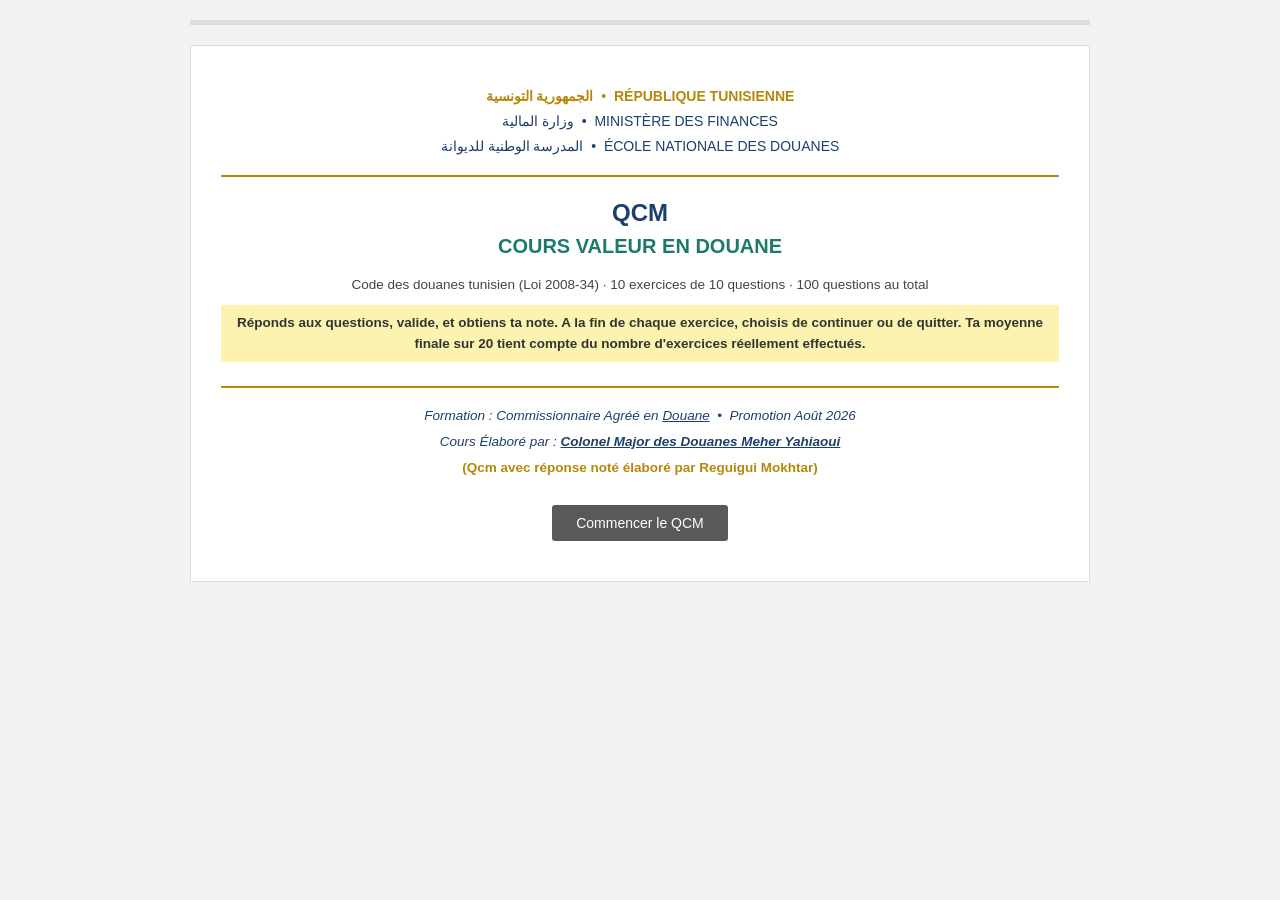
<file: QCM_VALEUR (1).html>
<!DOCTYPE html>
<html lang="fr">
<head>
<meta charset="UTF-8">
<meta name="viewport" content="width=device-width, initial-scale=1.0">
<title>QCM — Valeur en Douane (Tunisie)</title>
<style>
* { box-sizing: border-box; margin: 0; padding: 0; }
body {
font-family: Arial, Helvetica, sans-serif;
background: #f2f2f2;
color: #333;
line-height: 1.5;
padding: 20px;
}
.container { max-width: 900px; margin: 0 auto; }
.progress-bar { height: 5px; background: #ddd; margin-bottom: 20px; }
.progress-fill { height: 100%; background: #666; transition: width 0.3s ease; }

.intro-box { text-align: center; padding: 40px 30px; background: #fff; border: 1px solid #ddd; }
.intro-box h1 { font-size: 20px; margin-bottom: 8px; color: #333; }
.intro-box .subtitle { font-size: 13px; color: #767676; margin-bottom: 20px; }
.intro-box p { color: #555; margin-bottom: 24px; font-size: 14px; }

.pref-header { font-size: 14px; margin-bottom: 4px; }
.pref-header .fr { font-weight: bold; }
.pref-line1 { color: #b8860b; }
.pref-line2, .pref-line3 { color: #1c3f6e; }
.pref-divider { border: none; border-top: 2px solid #b8860b; margin: 18px 0; }
.pref-qcm { font-size: 24px; font-weight: bold; color: #1c3f6e; margin-top: 6px; }
.pref-cours { font-size: 20px; font-weight: bold; color: #1b7a6c; margin-bottom: 14px; }
.pref-subtitle { font-size: 13.5px; color: #444; margin-bottom: 10px; }
.pref-desc { font-size: 13.5px; color: #333; background: #fdf3b0; padding: 8px 14px; display: inline-block; margin-bottom: 6px; font-weight: bold; }
.pref-formation { font-style: italic; color: #1c3f6e; font-size: 13.5px; margin-top: 6px; }
.pref-formation u { text-decoration: underline; }
.pref-auteur { font-weight: bold; color: #b8860b; font-size: 13.5px; margin-top: 6px; }

.btn {
background: #595959; color: #fff; border: none;
padding: 10px 24px; font-size: 14px; font-weight: normal;
cursor: pointer; border-radius: 3px;
}
.btn:hover { background: #444; }
.btn:disabled { opacity: 0.4; cursor: not-allowed; }
.btn-outline { background: #fff; color: #595959; border: 1px solid #b7b7b7; }
.btn-quit { background: #8a3a3a; }
.btn-quit:hover { background: #732f2f; }

.ex-title { font-size: 15px; font-weight: bold; color: #333; margin: 0 0 8px; text-align: center; }
.timer-box { text-align: center; font-size: 14px; font-weight: bold; color: #444; margin-bottom: 16px; }
.timer-box.warn { color: #b35c00; }
.timer-box.danger { color: #c62828; }

.q-block { margin-bottom: 18px; border: 1px solid #ddd; background: #fff; }
.q-topbar {
display: flex; align-items: center; justify-content: space-between;
background: #f5f5f5; border-bottom: 1px solid #ddd;
padding: 10px 16px; font-size: 13px; flex-wrap: wrap; gap: 6px;
}
.q-topbar-left { display: flex; align-items: center; gap: 10px; color: #4a4a4a; }
.q-topbar-left b { color: #333; font-size: 14px; }
.q-sep { color: #bbb; }
.q-flag { color: #b35c00; font-size: 13px; white-space: nowrap; }
.q-flag::before { content: "\1F6A9  "; }

.q-body { padding: 18px 20px; }
.q-text { font-size: 14.5px; color: #222; margin-bottom: 16px; }

.options { display: flex; flex-direction: column; gap: 10px; }
.opt {
display: flex; align-items: center; gap: 10px;
padding: 8px 4px; cursor: pointer; font-size: 14px;
}
.opt-box {
width: 15px; height: 15px; border: 1px solid #767676;
background: #fff; flex-shrink: 0; display: flex;
align-items: center; justify-content: center; font-size: 11px;
}
.opt.selected .opt-box { background: #e0e0e0; }
.opt-check { color: #2e7d32; font-size: 15px; margin-left: 4px; }
.opt-wrong-mark { color: #c62828; font-size: 15px; margin-left: 4px; }
.opt.answer-correct .opt-text { color: #222; }
.opt.answer-wrong-selected .opt-text { color: #c62828; }

.feedback-box {
margin: 16px 20px 18px; padding: 14px 16px;
background: #fdf6df; border: 1px solid #ecdfb0;
font-size: 13.5px; color: #333;
}
.feedback-box .status-line { font-weight: bold; margin-bottom: 6px; }
.status-correct { color: #2e7d32; }
.status-partial { color: #b35c00; }
.status-wrong { color: #c62828; }
.feedback-box .detail-line { margin-top: 4px; }
.feedback-box .detail-line b { color: #222; }

.nav-btns { display: flex; justify-content: space-between; padding: 0 20px 20px; gap: 12px; }

.score-box {
text-align: center; padding: 26px 20px; background: #fff;
border: 1px solid #ddd; margin-bottom: 20px;
}
.score-num { font-size: 42px; font-weight: bold; color: #333; }
.score-num span { font-size: 22px; color: #888; }
.score-label { font-size: 14px; color: #666; margin-top: 2px; }
.score-msg { font-size: 15px; font-weight: bold; margin-top: 10px; color: #444; }

.continue-box { text-align: center; padding: 30px 20px; background: #fff; border: 1px solid #ddd; margin-bottom: 20px; }
.continue-box p { font-size: 14px; color: #555; margin-bottom: 20px; }
.continue-btns { display: flex; justify-content: center; gap: 14px; flex-wrap: wrap; }

.final-box { text-align: center; padding: 30px 20px; background: #fff; border: 1px solid #ddd; margin-bottom: 20px; }
.final-num { font-size: 52px; font-weight: bold; color: #333; }
.final-num span { font-size: 26px; color: #888; }
.final-label { font-size: 14px; color: #666; margin-top: 4px; }
.final-appr { font-size: 18px; font-weight: bold; margin-top: 14px; }
.final-detail { font-size: 13px; color: #767676; margin-top: 10px; }

.hidden { display: none !important; }
</style>
</head>
<body>
<div class="container">
<div class="progress-bar"><div class="progress-fill" id="progress" style="width:0%"></div></div>

<div id="intro" class="intro-box">
<div class="pref-header pref-line1"><span class="fr">الجمهورية التونسية</span> &nbsp;•&nbsp; <span class="fr">RÉPUBLIQUE TUNISIENNE</span></div>
<div class="pref-header pref-line2">وزارة المالية &nbsp;•&nbsp; MINISTÈRE DES FINANCES</div>
<div class="pref-header pref-line3">المدرسة الوطنية للديوانة &nbsp;•&nbsp; ÉCOLE NATIONALE DES DOUANES</div>

<hr class="pref-divider">

<div class="pref-qcm">QCM</div>
<div class="pref-cours">COURS VALEUR EN DOUANE</div>
<div class="pref-subtitle">Code des douanes tunisien (Loi 2008-34) · 10 exercices de 10 questions · 100 questions au total</div>
<div class="pref-desc">Réponds aux questions, valide, et obtiens ta note. A la fin de chaque exercice, choisis de continuer ou de quitter. Ta moyenne finale sur 20 tient compte du nombre d'exercices réellement effectués.</div>

<hr class="pref-divider">

<div class="pref-formation">Formation : Commissionnaire Agréé en <u>Douane</u> &nbsp;•&nbsp; Promotion Août 2026</div>
<div class="pref-formation">Cours Élaboré par : <u><b>Colonel Major des Douanes Meher Yahiaoui</b></u></div>
<div class="pref-auteur">(Qcm avec réponse noté élaboré par Reguigui Mokhtar)</div>

<div style="margin-top:26px;">
<button class="btn" onclick="startQCM()">Commencer le QCM</button>
</div>
</div>

<div id="quiz" class="hidden"></div>
<div id="interstitial" class="hidden"></div>
<div id="results" class="hidden"></div>
</div>

<script>
const exercises = [{"title": "Exercice 1 — Ajustements et déductions (Art. 30-31 CDT)", "questions": [{"q": "Quel est le principe de base pour déterminer la valeur en douane des marchandises importées en Tunisie ?", "options": [{"text": "La valeur marchande sur le marché intérieur tunisien", "correct": false}, {"text": "La valeur transactionnelle (prix effectivement payé ou à payer)", "correct": true}, {"text": "La valeur calculée selon les coûts de production", "correct": false}, {"text": "Le prix de revente déduit en Tunisie", "correct": false}], "exp": "Article 23 du Code des douanes : la valeur en douane est la valeur transactionnelle, c'est-à-dire le prix effectivement payé ou à payer pour les marchandises lorsqu'elles sont vendues pour l'exportation vers la Tunisie."}, {"q": "L'article 30 du Code des douanes établit une liste d'éléments à ajouter au prix. Quel est le caractère de cette liste ?", "options": [{"text": "Indicative, d'autres éléments peuvent être ajoutés au besoin", "correct": false}, {"text": "Limitative et exhaustive, aucun autre élément ne peut être ajouté", "correct": true}, {"text": "Ouverte, l'administration des douanes peut ajouter des éléments", "correct": false}, {"text": "Facultative, l'importateur choisit ce qu'il ajoute", "correct": false}], "exp": "Article 30 §3 : pour la détermination de la valeur en douane, aucun élément n'est ajouté au prix effectivement payé ou à payer, à l'exception de ceux qui sont prévus par le présent article. La liste est donc strictement limitative."}, {"q": "Parmi les éléments suivants, lequel est ajouté au prix selon l'article 30 ?", "options": [{"text": "Les commissions d'achat", "correct": false}, {"text": "Les droits de douane à l'importation", "correct": false}, {"text": "Les commissions de vente et les frais de courtage", "correct": true}, {"text": "Les frais de transport après l'importation en Tunisie", "correct": false}], "exp": "Article 30 §1 a) : les commissions et frais de courtage sont ajoutés (sauf commissions d'achat, exclues par l'art. 31). Les droits de douane et le transport post-importation sont des éléments à retrancher (art. 31)."}, {"q": "Une redevance de licence doit être ajoutée au prix selon l'article 30. Quelle condition est essentielle ?", "options": [{"text": "Elle doit être payée en devises étrangères", "correct": false}, {"text": "Elle doit être une condition de la vente des marchandises importées", "correct": true}, {"text": "Elle doit être inférieure à 10% du prix de la marchandise", "correct": false}, {"text": "Elle doit être payée directement au fabricant", "correct": false}], "exp": "Article 30 §1 c) : les redevances et droits de licence sont ajoutés uniquement si l'acheteur est tenu de les acquitter en tant que condition de la vente des marchandises importées."}, {"q": "Selon l'article 30 §4, quelle redevance n'est jamais ajoutée au prix en douane ?", "options": [{"text": "La redevance pour utiliser une marque déposée", "correct": false}, {"text": "La redevance pour le droit de reproduire les marchandises en Tunisie", "correct": true}, {"text": "La redevance de licence liée au brevet de la marchandise", "correct": false}, {"text": "La redevance pour le droit de distribuer les marchandises (si condition de la vente)", "correct": false}], "exp": "Article 30 §4 a) : les frais relatifs au droit de reproduire les marchandises importées en Tunisie ne sont pas ajoutés au prix, quelle que soit la situation."}, {"q": "Un acheteur tunisien fournit gratuitement des matrices à son fournisseur étranger pour la fabrication des marchandises importées. Comment traite-t-on cette valeur ?", "options": [{"text": "Elle est exclue de la valeur en douane", "correct": false}, {"text": "Elle est ajoutée au prix selon l'article 30 §1 b)", "correct": true}, {"text": "Elle est déduite du prix selon l'article 31", "correct": false}, {"text": "Elle n'a pas d'incidence sur la valeur en douane", "correct": false}], "exp": "Article 30 §1 b) : la valeur des matériaux, composants, outils, matrices, moules fournis par l'acheteur sans frais ou à coût réduit est ajoutée, à condition qu'ils soient utilisés pour la production et la vente pour l'exportation."}, {"q": "Dans une vente entre personnes liées, la valeur transactionnelle est-elle automatiquement rejetée ?", "options": [{"text": "Oui, toujours, car le lien entre les parties fausse le prix", "correct": false}, {"text": "Non, elle est acceptable si le lien n'a pas influencé le prix", "correct": true}, {"text": "Oui, sauf si les parties prouvent qu'elles sont indépendantes", "correct": false}, {"text": "Non, mais elle doit être systématiquement ajustée de 20%", "correct": false}], "exp": "Article 23 §2 : le fait que l'acheteur et le vendeur soient liés ne constitue pas en soi un motif suffisant pour considérer la valeur transactionnelle comme inacceptable. Il faut examiner si le lien a influencé le prix."}, {"q": "Si la valeur transactionnelle ne peut pas être déterminée, quelle est la première méthode subsidiaire applicable ?", "options": [{"text": "La valeur calculée (article 28)", "correct": false}, {"text": "Le prix de revente déduit (article 27)", "correct": false}, {"text": "La valeur transactionnelle de marchandises identiques (article 25)", "correct": true}, {"text": "La méthode de repli (article 29)", "correct": false}], "exp": "Ordre hiérarchique : Art. 23 (VT) puis Art. 25 (identiques) puis Art. 26 (similaires) puis Art. 27 (revente) puis Art. 28 (calculée) puis Art. 29 (repli). La méthode des identiques vient en premier."}, {"q": "Quel élément doit être retranché du prix selon l'article 31 ?", "options": [{"text": "Les frais de chargement jusqu'au lieu d'introduction", "correct": false}, {"text": "Le coût de l'emballage des marchandises", "correct": false}, {"text": "Les droits et taxes exigibles à l'importation en Tunisie", "correct": true}, {"text": "Les redevances de licence condition de la vente", "correct": false}], "exp": "Article 31 e) : les droits et taxes exigibles à l'importation en Tunisie ne font pas partie de la valeur en douane. Les frais de chargement et l'emballage sont ajoutés (art. 30), les redevances condition de la vente aussi (art. 30)."}, {"q": "Concernant les frais de transport à ajouter selon l'article 30 §1 e) et f), jusqu'où sont-ils pris en compte ?", "options": [{"text": "Jusqu'à l'entrepôt de l'acheteur en Tunisie", "correct": false}, {"text": "Jusqu'au lieu d'introduction des marchandises sur le territoire douanier tunisien", "correct": true}, {"text": "Jusqu'au port de départ du pays d'exportation", "correct": false}, {"text": "Jusqu'à la frontière terrestre tunisienne uniquement", "correct": false}], "exp": "Article 30 §1 e) et f) : les frais de transport, d'assurance, de chargement, déchargement et manutention sont ajoutés jusqu'au lieu d'introduction des marchandises sur le territoire douanier tunisien."}]}, {"title": "Exercice 2 — Cadre général et Accord OMC", "questions": [{"q": "Quel est l'objectif officiel de l'Accord OMC sur la mise en oeuvre de l'article VII du GATT 1994 ?", "options": [{"text": "Fournir une base ouverte reposant sur la « valeur réelle »", "correct": false}, {"text": "Fournir un système équitable, uniforme et neutre de détermination de la valeur en douane", "correct": true}, {"text": "Permettre à chaque Etat d'appliquer une politique de protection de ses industries", "correct": false}, {"text": "Remplacer les droits de douane par des taxes forfaitaires", "correct": false}], "exp": "L'Accord vise l'équité, l'uniformité et la neutralité, en rupture avec la notion de « valeur réelle » de la définition de Bruxelles de 1950."}, {"q": "Quel texte transpose l'Accord OMC en droit tunisien ?", "options": [{"text": "Loi n°94-41", "correct": false}, {"text": "Loi n°2008-34, articles 22 à 37 du Code des douanes", "correct": true}, {"text": "Décret n°2008-34", "correct": false}, {"text": "Circulaire DGD 2019", "correct": false}], "exp": "La Loi n°2008-34 transpose l'Accord dans le Code des douanes tunisien, articles 22 à 37."}, {"q": "A quel article de l'Accord OMC correspond l'article 23 du CDT (valeur transactionnelle) ?", "options": [{"text": "Article 1", "correct": true}, {"text": "Article 5", "correct": false}, {"text": "Article 7", "correct": false}, {"text": "Article 15", "correct": false}], "exp": "L'article 1 de l'Accord OMC définit la valeur transactionnelle, transposé à l'article 23 du CDT."}, {"q": "Combien de méthodes d'évaluation prévoit l'Accord OMC ?", "options": [{"text": "4", "correct": false}, {"text": "5", "correct": false}, {"text": "6", "correct": true}, {"text": "8", "correct": false}], "exp": "Six méthodes hiérarchisées, de la valeur transactionnelle (art. 1/23) au dernier recours (art. 7/29)."}, {"q": "Sur quelle base la valeur en douane est-elle toujours établie en Tunisie ?", "options": [{"text": "FOB", "correct": false}, {"text": "EXW", "correct": false}, {"text": "CAF, coût plus assurance plus fret jusqu'au point d'introduction", "correct": true}, {"text": "Prix de revente sur le marché tunisien", "correct": false}], "exp": "La Tunisie retient une valeur CAF, incluant le transport et l'assurance jusqu'au lieu d'introduction sur le territoire douanier. (Art. 30 CDT — frais de transport et d'assurance jusqu'au lieu d'introduction)."}, {"q": "Quel organisme traite des aspects techniques de l'évaluation en douane au niveau international ?", "options": [{"text": "Le comité de la valeur de l'OMC", "correct": false}, {"text": "Le comité technique de l'évaluation en douane de l'OMD", "correct": true}, {"text": "La Banque mondiale", "correct": false}, {"text": "L'Organisation mondiale de la santé", "correct": false}], "exp": "Le Comité technique de l'OMD gère les questions techniques, le Comité de la valeur de l'OMC les questions juridiques et de politique."}, {"q": "Quelle notion l'Accord OMC a-t-il abandonnée par rapport à la définition de Bruxelles de 1950 ?", "options": [{"text": "La valeur transactionnelle", "correct": false}, {"text": "La valeur réelle", "correct": true}, {"text": "Le prix CAF", "correct": false}, {"text": "La méthode déductive", "correct": false}], "exp": "La définition de Bruxelles de 1950 reposait sur une « valeur réelle » théorique, abandonnée au profit de la valeur transactionnelle réelle."}, {"q": "Après le rejet de l'article 23, quelle est la première méthode de substitution à appliquer ?", "options": [{"text": "Article 26, marchandises similaires", "correct": false}, {"text": "Article 25, marchandises identiques", "correct": true}, {"text": "Article 27, méthode déductive", "correct": false}, {"text": "Article 29, dernier recours", "correct": false}], "exp": "La hiérarchie impose l'ordre 25, 26, 27, 28, 29, sauf inversion 27/28 à la demande de l'importateur."}, {"q": "L'inversion de l'ordre entre la méthode déductive et la méthode calculée est permise :", "options": [{"text": "Systématiquement, à la discrétion de la douane", "correct": false}, {"text": "Uniquement à la demande de l'importateur", "correct": true}, {"text": "Jamais", "correct": false}, {"text": "Uniquement pour les marchandises périssables", "correct": false}], "exp": "Seul l'importateur peut demander l'inversion des méthodes 4 et 5. (Art. 27 et 28 CDT, seuls concernés par cette inversion)."}, {"q": "La liste des méthodes d'évaluation dans le Code des douanes tunisien est :", "options": [{"text": "Facultative", "correct": false}, {"text": "Hiérarchique et successive", "correct": true}, {"text": "Laissée au choix du déclarant", "correct": false}, {"text": "Applicable simultanément à toutes les méthodes", "correct": false}], "exp": "Les méthodes s'appliquent dans l'ordre, chaque méthode n'étant utilisée qu'après échec de la précédente. (Art. 23, 25, 26, 27, 28, 29 CDT)."}]}, {"title": "Exercice 3 — Article 23, valeur transactionnelle et conditions", "questions": [{"q": "Que désigne la valeur transactionnelle selon l'article 23 du CDT ?", "options": [{"text": "Le prix de vente sur le marché tunisien", "correct": false}, {"text": "Le prix effectivement payé ou à payer pour les marchandises vendues pour l'exportation vers la Tunisie", "correct": true}, {"text": "Le coût de production dans le pays d'origine", "correct": false}, {"text": "La valeur assurée par l'exportateur", "correct": false}], "exp": "Définition légale de l'article 23, transposant l'article 1 de l'Accord OMC."}, {"q": "Parmi les 4 conditions de recevabilité de la méthode 1, laquelle concerne les restrictions ?", "options": [{"text": "Absence de restrictions à la cession ou l'utilisation des marchandises par l'acheteur, sauf exceptions prévues", "correct": true}, {"text": "Interdiction totale de toute restriction", "correct": false}, {"text": "Les restrictions sont sans effet sur la recevabilité", "correct": false}, {"text": "Seules les restrictions géographiques sont interdites", "correct": false}], "exp": "Certaines restrictions n'excluent pas la VT : imposées par la loi, limitant la zone de revente, ou sans effet sensible sur la valeur. (Art. 23 §1 a) CDT)."}, {"q": "Deuxième condition de recevabilité de l'article 23 : la vente ou le prix ne doit pas être...", "options": [{"text": "Fixé en devises étrangères", "correct": false}, {"text": "Subordonné à des conditions ou prestations dont la valeur n'est pas déterminable", "correct": true}, {"text": "Négocié entre personnes liées", "correct": false}, {"text": "Supérieur au prix du marché mondial", "correct": false}], "exp": "Si la vente dépend d'une contrepartie non chiffrable, la VT est rejetée sauf si cette valeur peut être déterminée et ajoutée."}, {"q": "Troisième condition : concernant le produit de toute revente ultérieure par l'acheteur...", "options": [{"text": "Il doit intégralement revenir au vendeur", "correct": false}, {"text": "Aucune partie ne doit revenir au vendeur, sauf ajustement possible selon l'article 30", "correct": true}, {"text": "Il appartient à l'acheteur sans exception", "correct": false}, {"text": "Cette condition ne concerne que les biens périssables", "correct": false}], "exp": "Si une partie du produit de revente revient au vendeur, la VT n'est acceptable que si un ajustement approprié est possible. (Art. 23 §1 c) CDT)."}, {"q": "Quatrième condition de recevabilité de la valeur transactionnelle :", "options": [{"text": "L'acheteur et le vendeur ne doivent jamais être liés", "correct": false}, {"text": "L'absence de lien, ou si lien il y a, que ce lien n'ait pas influencé le prix", "correct": true}, {"text": "Le vendeur doit être établi en Tunisie", "correct": false}, {"text": "L'acheteur doit être un commissionnaire agréé", "correct": false}], "exp": "Le lien n'exclut pas automatiquement la VT, seule son influence sur le prix compte. (Art. 23 §1 d) et §2 CDT)."}, {"q": "Un véhicule usagé est acheté chez un concessionnaire agréé puis importé directement. Quelle méthode s'applique ?", "options": [{"text": "Article 29 d'office", "correct": false}, {"text": "Article 23, le prix d'achat reflète déjà l'état usagé", "correct": true}, {"text": "Article 27 obligatoirement", "correct": false}, {"text": "Aucune méthode ne s'applique aux véhicules usagés", "correct": false}], "exp": "Achat chez un professionnel agréé, la VT est directement acceptable, le prix intégrant déjà la dépréciation d'usage. (Art. 23 CDT)."}, {"q": "Un véhicule usagé est acheté hors circuit de concessionnaire agréé, puis utilisé avant importation. Que faut-il faire ?", "options": [{"text": "Appliquer l'article 23 sans vérification", "correct": false}, {"text": "Recourir à une expertise ou une cote Argus, puis descendre la hiérarchie si besoin, jusqu'à l'article 29", "correct": true}, {"text": "Refuser systématiquement l'importation", "correct": false}, {"text": "Appliquer d'office l'article 25", "correct": false}], "exp": "Hors dealer agréé, le prix n'est pas fiable seul. Expertise ou Argus, et dépréciation d'usage supplémentaire imposent la descente vers 25, 26, 27, 29. (Art. 25, 26, 27, 29 CDT)."}, {"q": "Si le coût d'un élément visé à l'article 30 ne peut être déterminé de façon exacte et objective, que fait-on ?", "options": [{"text": "On ignore cet élément et on garde la VT", "correct": false}, {"text": "On estime forfaitairement sa valeur", "correct": false}, {"text": "On rejette la valeur transactionnelle et on applique les méthodes de substitution", "correct": true}, {"text": "On applique une pénalité à l'importateur", "correct": false}], "exp": "L'imprécision d'un élément de l'article 30 empêche l'application fiable de la méthode 1, obligeant le passage aux méthodes 2 à 6."}, {"q": "Une restriction imposée par la loi ou les autorités tunisiennes affecte-t-elle la recevabilité de la valeur transactionnelle ?", "options": [{"text": "Oui, systématiquement", "correct": false}, {"text": "Non, elle n'exclut pas la VT", "correct": true}, {"text": "Oui, mais seulement pour les produits sensibles", "correct": false}, {"text": "Cela dépend du montant de la transaction", "correct": false}], "exp": "Les restrictions légales ou réglementaires n'empêchent pas l'acceptation de la valeur transactionnelle. (Art. 23 §1 a) CDT)."}, {"q": "Le test des valeurs critères sert à :", "options": [{"text": "Fixer le taux de change applicable", "correct": false}, {"text": "Vérifier si le lien entre acheteur et vendeur a influencé le prix, en le comparant à des transactions comparables entre personnes non liées", "correct": true}, {"text": "Calculer les droits de douane", "correct": false}, {"text": "Déterminer la nationalité du fabricant", "correct": false}], "exp": "Ce test permet d'accepter la VT entre personnes liées si elle est proche de valeurs transactionnelles de marchandises identiques ou similaires entre personnes non liées. (Art. 23 §2 CDT)."}]}, {"title": "Exercice 4 — Personnes liées et commissionnaires", "questions": [{"q": "Selon l'article 22 du CDT, deux personnes sont réputées liées si :", "options": [{"text": "Elles ont la même nationalité", "correct": false}, {"text": "L'une est membre de la famille de l'autre, ou l'une contrôle l'autre directement ou indirectement", "correct": true}, {"text": "Elles utilisent la même banque", "correct": false}, {"text": "Elles opèrent dans le même secteur économique", "correct": false}], "exp": "L'article 22 énumère les critères de lien : famille, contrôle, participation croisée, dirigeant commun, etc."}, {"q": "Le simple fait que l'acheteur et le vendeur soient liés entraîne-t-il le rejet automatique de la valeur transactionnelle ?", "options": [{"text": "Oui, toujours", "correct": false}, {"text": "Non, seule l'influence du lien sur le prix compte", "correct": true}, {"text": "Oui, sauf accord écrit contraire", "correct": false}, {"text": "Non, le lien est sans aucune incidence", "correct": false}], "exp": "Le lien est un simple indice à examiner, pas un motif de rejet automatique. (Art. 23 §2 CDT)."}, {"q": "Qui représente le commissionnaire à l'achat ?", "options": [{"text": "Le vendeur", "correct": false}, {"text": "L'acheteur, il cherche des fournisseurs pour son compte", "correct": true}, {"text": "La douane", "correct": false}, {"text": "Le transporteur", "correct": false}], "exp": "Le commissionnaire à l'achat agit pour le compte de l'acheteur, à la recherche de fournisseurs. (traitement fiscal : Art. 31 CDT, exclusion de la commission d'achat)."}, {"q": "Qui représente le commissionnaire à la vente ?", "options": [{"text": "Le vendeur, il cherche le meilleur acheteur pour la marchandise", "correct": true}, {"text": "L'acheteur", "correct": false}, {"text": "L'administration douanière", "correct": false}, {"text": "Aucune des deux parties", "correct": false}], "exp": "Le commissionnaire à la vente défend les intérêts du vendeur et cherche les meilleurs clients. (traitement fiscal : Art. 30 CDT, inclusion de la commission de vente)."}, {"q": "Comment traite-t-on la commission d'achat dans la valeur en douane ?", "options": [{"text": "Elle est toujours ajoutée", "correct": false}, {"text": "Elle est exclue de la valeur en douane", "correct": true}, {"text": "Elle est ajoutée uniquement si elle dépasse 5% du prix", "correct": false}, {"text": "Elle est déduite du prix de revente", "correct": false}], "exp": "L'article 31 exclut la commission d'achat de la valeur en douane, contrairement à la commission de vente."}, {"q": "Comment traite-t-on la commission de vente dans la valeur en douane ?", "options": [{"text": "Elle est exclue", "correct": false}, {"text": "Elle est ajoutée au prix, article 30", "correct": true}, {"text": "Elle est indifférente", "correct": false}, {"text": "Elle remplace le prix payé", "correct": false}], "exp": "L'article 30 impose l'ajout des commissions de vente et frais de courtage au prix."}, {"q": "Un fournisseur étranger et son importateur tunisien appartiennent au même groupe. Le prix négocié est acceptable si :", "options": [{"text": "Les deux entités appartiennent au même groupe, cela suffit", "correct": false}, {"text": "Le lien n'a pas influencé le prix, démontré notamment par le test des valeurs critères", "correct": true}, {"text": "Le prix est fixé par décret", "correct": false}, {"text": "Les marchandises sont neuves uniquement", "correct": false}], "exp": "Le lien entre les deux entités n'exclut pas la VT si son absence d'influence sur le prix est démontrée. (Art. 22 et 23 §2 CDT)."}, {"q": "Une commission qualifiée d'« achat » par contrat mais versée en réalité au vendeur pour son propre compte doit être traitée comme :", "options": [{"text": "Une commission d'achat, donc exclue", "correct": false}, {"text": "Une commission de vente déguisée, donc incluse dans la valeur", "correct": true}, {"text": "Un élément neutre", "correct": false}, {"text": "Un remboursement de frais", "correct": false}], "exp": "La qualification contractuelle ne prime pas sur la réalité économique : si elle sert les intérêts du vendeur, elle est une commission de vente incluse. (Art. 30 CDT)."}, {"q": "Le commissionnaire à l'achat peut-il également facturer des frais de groupage pour le compte de l'acheteur ?", "options": [{"text": "Oui, cela relève de son rôle de représentation de l'acheteur", "correct": true}, {"text": "Non, cela ne concerne que le commissionnaire à la vente", "correct": false}, {"text": "Non, c'est une commission de vente déguisée", "correct": false}, {"text": "Oui, mais uniquement pour les produits alimentaires", "correct": false}], "exp": "Le commissionnaire à l'achat agit pour l'acheteur, ses prestations logistiques restent dans ce cadre représentatif. (Art. 31 CDT)."}, {"q": "La distinction essentielle entre commission d'achat et commission de vente repose sur :", "options": [{"text": "Le montant facturé", "correct": false}, {"text": "La partie représentée, acheteur ou vendeur, qui détermine l'inclusion ou l'exclusion", "correct": true}, {"text": "La devise de paiement", "correct": false}, {"text": "Le pays où la commission est versée", "correct": false}], "exp": "C'est la fonction représentée qui détermine le traitement, pas le montant ni la devise. (Art. 30 et 31 CDT)."}]}, {"title": "Exercice 5 — Vente pour l'exportation et cas pratiques", "questions": [{"q": "Qu'est-ce que la notion de « vente pour l'exportation vers le pays d'importation » ?", "options": [{"text": "Toute vente de marchandises quel que soit le pays de destination", "correct": false}, {"text": "Une vente dont la destination contractuelle est le pays d'importation, condition de la valeur transactionnelle", "correct": true}, {"text": "Une vente conclue uniquement entre deux commissionnaires", "correct": false}, {"text": "Une vente qui inclut obligatoirement le transport", "correct": false}], "exp": "L'article 23 exige que la vente ait pour destination le pays d'importation, condition de fond de la valeur transactionnelle."}, {"q": "Cas Royal BANANA, A.C. 14.1 : la vente initiale est annulée en cours de transport et les marchandises sont revendues à un nouvel acheteur tunisien. La valeur en douane repose sur :", "options": [{"text": "La vente initiale annulée", "correct": false}, {"text": "La nouvelle vente conclue avant l'importation, si elle remplit les conditions de l'article 23", "correct": true}, {"text": "Une valeur calculée d'office", "correct": false}, {"text": "Le prix de revente ultérieur en Tunisie", "correct": false}], "exp": "L'Avis Consultatif 14.1 valide la substitution de vente tant que la nouvelle transaction précède l'importation et respecte les conditions légales."}, {"q": "Cas Sun Beach, A.C. 1.1 : le transfert de biens du siège vers une filiale sans transaction commerciale réelle est-il une vente au sens de l'article 23 ?", "options": [{"text": "Oui, toute circulation de biens intra-groupe est une vente", "correct": false}, {"text": "Non, l'absence de vente exclut l'article 23", "correct": true}, {"text": "Oui, si le siège facture un prix symbolique", "correct": false}, {"text": "Cela dépend de la devise de facturation", "correct": false}], "exp": "Sans transfert de propriété à titre onéreux entre deux parties distinctes, il n'y a pas de vente, donc pas de valeur transactionnelle possible."}, {"q": "Dans le cas GAN/Tun_Gan, une redevance de licence est versée par l'importateur au titulaire de la marque. Cette redevance est ajoutée à la valeur en douane si :", "options": [{"text": "Elle est payée en dinars tunisiens", "correct": false}, {"text": "Elle constitue une condition de la vente des marchandises importées", "correct": true}, {"text": "Elle dépasse 100 000 DT", "correct": false}, {"text": "Le titulaire de la marque est basé en Tunisie", "correct": false}], "exp": "Conformément à l'article 30 §1 c), seule la redevance conditionnant la vente est ajoutée au prix."}, {"q": "TECHNO-IMPORT importe des presses avec une assistance technique fournie par l'acheteur au fabricant étranger. Cette assistance est traitée comme :", "options": [{"text": "Un élément exclu de la valeur en douane", "correct": false}, {"text": "Un apport de l'acheteur à ajouter selon l'article 30 §1 b)", "correct": true}, {"text": "Un service post-importation", "correct": false}, {"text": "Une commission de vente", "correct": false}], "exp": "Les apports (« assists ») fournis gratuitement ou à coût réduit par l'acheteur sont ajoutés au prix selon l'article 30."}, {"q": "Cas EN_TN, importation de véhicules par une entreprise nationale liée à son fournisseur étranger. Le prix négocié est acceptable si :", "options": [{"text": "Les deux entités appartiennent au même groupe", "correct": false}, {"text": "Le lien n'a pas influencé le prix", "correct": true}, {"text": "Le prix est fixé par décret", "correct": false}, {"text": "Les véhicules sont neufs uniquement", "correct": false}], "exp": "Le lien entre les deux entités n'exclut pas la valeur transactionnelle si son absence d'influence sur le prix est démontrée. (Art. 22 et 23 CDT)."}, {"q": "L'assistance logicielle fournie par TUNISIA AUTOMATION pour une machine importée est développée localement en Tunisie. Ce coût est :", "options": [{"text": "Ajouté à la valeur en douane", "correct": false}, {"text": "Exclu, car réalisé en Tunisie et non à l'étranger", "correct": true}, {"text": "Ajouté uniquement s'il dépasse 10% du prix", "correct": false}, {"text": "Soumis à un droit de licence spécifique", "correct": false}], "exp": "Seuls les apports intellectuels réalisés à l'étranger sont ajoutés selon l'article 30, ceux réalisés en Tunisie sont exclus."}, {"q": "Une vente pour l'exportation implique nécessairement :", "options": [{"text": "Un transfert de propriété à titre onéreux entre deux parties distinctes", "correct": true}, {"text": "Un paiement en devises étrangères uniquement", "correct": false}, {"text": "Un contrat écrit notarié", "correct": false}, {"text": "Une livraison directe sans intermédiaire", "correct": false}], "exp": "La notion de vente suppose un transfert de propriété moyennant contrepartie, condition de base de l'article 23."}, {"q": "Dans un groupe international, un transfert de marchandises entre le siège et une filiale, facturé à un prix purement comptable interne, est-il retenu comme valeur transactionnelle ?", "options": [{"text": "Oui, automatiquement", "correct": false}, {"text": "Non, il faut examiner s'il existe une véritable vente et si le prix reflète une transaction commerciale réelle", "correct": true}, {"text": "Oui, si le prix est en euros", "correct": false}, {"text": "Non, ce type de transfert est totalement interdit", "correct": false}], "exp": "Un prix purement comptable sans transaction réelle ne constitue pas une base fiable pour la valeur transactionnelle. (Art. 23 CDT)."}, {"q": "Lorsque la valeur transactionnelle est écartée faute de vente réelle, la valeur en douane est déterminée par :", "options": [{"text": "Une décision arbitraire de l'administration", "correct": false}, {"text": "Application successive des méthodes de substitution, articles 25 à 29", "correct": true}, {"text": "Le prix de revente immédiat sans ajustement", "correct": false}, {"text": "La moyenne des trois derniers prix connus", "correct": false}], "exp": "L'absence de vente valable impose la descente hiérarchique dans les méthodes 2 à 6. (Art. 25 à 29 CDT)."}]}, {"title": "Exercice 6 — Méthode 2, marchandises identiques (Art. 25)", "questions": [{"q": "Que sont des marchandises identiques selon l'article 25 ?", "options": [{"text": "Des marchandises semblables sur certains points", "correct": false}, {"text": "Des marchandises les mêmes à tous égards, sauf différences mineures d'aspect", "correct": true}, {"text": "Des marchandises de même fonction mais de marque différente", "correct": false}, {"text": "Des marchandises importées par le même déclarant", "correct": false}], "exp": "L'identité s'apprécie sur les caractéristiques physiques, la qualité, la réputation, sans marge d'interprétation fonctionnelle."}, {"q": "Pour appliquer la méthode 2, les marchandises identiques doivent avoir été vendues :", "options": [{"text": "Vers n'importe quel pays d'importation", "correct": false}, {"text": "Pour l'exportation vers le même pays d'importation, à peu près au même moment", "correct": true}, {"text": "Uniquement au même prix", "correct": false}, {"text": "Par le même transporteur", "correct": false}], "exp": "La comparabilité exige la même destination d'importation et une proximité temporelle de la vente. (Art. 25 CDT)."}, {"q": "En présence de plusieurs valeurs transactionnelles de marchandises identiques, quelle valeur retient-on ?", "options": [{"text": "La valeur la plus élevée", "correct": false}, {"text": "La valeur la plus basse", "correct": true}, {"text": "La moyenne arithmétique", "correct": false}, {"text": "La valeur du premier importateur", "correct": false}], "exp": "Le principe retient la valeur transactionnelle la plus basse parmi les marchandises identiques comparables. (Art. 25 CDT)."}, {"q": "Une différence de marque entre deux produits empêche-t-elle la qualification d'identité ?", "options": [{"text": "Non, la marque est indifférente", "correct": false}, {"text": "Oui, une marque différente rompt l'identité au sens strict", "correct": true}, {"text": "Cela dépend uniquement du prix", "correct": false}, {"text": "Non, sauf contrefaçon", "correct": false}], "exp": "L'identité suppose une identité totale, y compris de marque et de réputation associée. (Art. 25 CDT)."}, {"q": "Priorité de recherche des marchandises identiques : on privilégie d'abord :", "options": [{"text": "Le même producteur", "correct": true}, {"text": "Le même pays quel que soit le producteur", "correct": false}, {"text": "Le même importateur", "correct": false}, {"text": "Le même transporteur", "correct": false}], "exp": "La comparaison privilégie en priorité les marchandises identiques produites par le même fabricant. (Art. 25 CDT)."}, {"q": "Si aucune marchandise identique du même producteur n'est trouvée, on recherche :", "options": [{"text": "Des marchandises identiques produites par un autre producteur du même pays", "correct": true}, {"text": "Directement la méthode 6", "correct": false}, {"text": "Une marchandise similaire uniquement, sans recherche complémentaire", "correct": false}, {"text": "Le prix de revente en Tunisie", "correct": false}], "exp": "A défaut du même producteur, on élargit la recherche à d'autres producteurs du pays d'exportation, avant de passer à l'article 26."}, {"q": "Des différences mineures d'aspect entre deux marchandises empêchent-elles la qualification d'identité ?", "options": [{"text": "Oui, toute différence exclut l'identité", "correct": false}, {"text": "Non, des différences mineures d'aspect sont admises", "correct": true}, {"text": "Cela dépend du prix", "correct": false}, {"text": "Oui, sauf accord de l'importateur", "correct": false}], "exp": "L'article 25 tolère des différences mineures d'aspect, sans remettre en cause l'identité substantielle."}, {"q": "La méthode 2 s'applique :", "options": [{"text": "Avant la méthode 1", "correct": false}, {"text": "Après le rejet de la méthode 1, avant la méthode 3", "correct": true}, {"text": "Uniquement en dernier recours", "correct": false}, {"text": "En parallèle de la méthode 1", "correct": false}], "exp": "L'ordre hiérarchique impose l'application de la méthode 2 seulement après échec de la méthode 1, avant la méthode 3. (Art. 25 CDT, après l'art. 23 et avant l'art. 26)."}, {"q": "Exemple type : des perceuses de marque identique, mêmes caractéristiques, importées au même moment vers la Tunisie, à des prix différents selon le fournisseur. Que retient-on ?", "options": [{"text": "Le prix moyen", "correct": false}, {"text": "Le prix le plus bas parmi les valeurs transactionnelles comparables", "correct": true}, {"text": "Le prix le plus élevé", "correct": false}, {"text": "Le prix du premier arrivage", "correct": false}], "exp": "Conformément à la règle de la valeur la plus basse en cas de pluralité de valeurs transactionnelles identiques. (Art. 25 CDT)."}, {"q": "La méthode des marchandises identiques repose sur :", "options": [{"text": "Une estimation forfaitaire de l'administration", "correct": false}, {"text": "Une valeur transactionnelle déjà acceptée pour des marchandises identiques", "correct": true}, {"text": "Le coût de production standard", "correct": false}, {"text": "Le prix affiché sur catalogue du fabricant", "correct": false}], "exp": "La méthode 2 réutilise une valeur transactionnelle réelle et déjà validée par la douane, pas une estimation. (Art. 25 CDT)."}]}, {"title": "Exercice 7 — Méthode 3, marchandises similaires (Art. 26)", "questions": [{"q": "Que sont des marchandises similaires selon l'article 26 ?", "options": [{"text": "Des marchandises identiques à tous égards", "correct": false}, {"text": "Des marchandises non identiques mais aux caractéristiques et fonctions semblables, commercialement interchangeables", "correct": true}, {"text": "Des marchandises de prix identique", "correct": false}, {"text": "Des marchandises fabriquées par le même employé", "correct": false}], "exp": "La similarité repose sur des caractéristiques et fonctions semblables et l'interchangeabilité commerciale, sans exiger l'identité totale."}, {"q": "Le critère décisif distinguant identiques et similaires est :", "options": [{"text": "Le pays d'origine", "correct": false}, {"text": "L'interchangeabilité commerciale", "correct": true}, {"text": "Le poids net", "correct": false}, {"text": "Le mode de transport", "correct": false}], "exp": "L'article 26 exige expressément la condition d'interchangeabilité commerciale, absente de la définition de l'identité stricte."}, {"q": "Deux produits de marques différentes à réputation distincte peuvent-ils être qualifiés d'identiques ?", "options": [{"text": "Oui, toujours", "correct": false}, {"text": "Non, la réputation diffère, ils restent similaires seulement si l'interchangeabilité est maintenue", "correct": true}, {"text": "Oui, si le prix est identique", "correct": false}, {"text": "Non, ils sont automatiquement exclus de toute méthode", "correct": false}], "exp": "Une marque à réputation distincte exclut l'identité stricte, mais n'empêche pas la qualification de similarité si les conditions sont remplies. (Art. 26 CDT)."}, {"q": "Une marque différente qui rompt l'interchangeabilité commerciale entraîne :", "options": [{"text": "L'application automatique de l'article 26", "correct": false}, {"text": "L'exclusion des méthodes 2 et 3, passage aux méthodes 4, 5 ou 6", "correct": true}, {"text": "Le maintien de la méthode 1", "correct": false}, {"text": "Un abattement forfaitaire de 10%", "correct": false}], "exp": "Sans interchangeabilité commerciale, ni identité ni similarité ne sont retenues, la hiérarchie descend plus loin. (Art. 26, 27, 28, 29 CDT)."}, {"q": "Une fausse marque ou une contrefaçon permet-elle la qualification de marchandise similaire ?", "options": [{"text": "Oui, car le produit reste physiquement semblable", "correct": false}, {"text": "Non, le faux ne porte pas la réputation réelle de la marque authentique", "correct": true}, {"text": "Oui, si le prix est inférieur au produit authentique", "correct": false}, {"text": "Cela dépend de la décision de l'importateur", "correct": false}], "exp": "Une contrefaçon rompt la réputation associée à la marque authentique, excluant identité et similarité, en amont d'un problème de propriété intellectuelle. (Art. 26 CDT)."}, {"q": "Exemple type : un aspirateur robot de marque inconnue importé de Chine, sans marchandise identique disponible. La douane recherche :", "options": [{"text": "Directement une valeur calculée", "correct": false}, {"text": "Une marchandise similaire remplissant les mêmes fonctions et commercialement interchangeable", "correct": true}, {"text": "Le prix affiché en ligne", "correct": false}, {"text": "La méthode 6 immédiatement", "correct": false}], "exp": "Faute d'identique, on recherche une similaire selon les critères de l'article 26 avant de descendre plus loin dans la hiérarchie."}, {"q": "La méthode 3 s'applique :", "options": [{"text": "Avant la méthode 2", "correct": false}, {"text": "Après échec des méthodes 1 et 2", "correct": true}, {"text": "En parallèle de la méthode 1", "correct": false}, {"text": "Uniquement pour les produits alimentaires", "correct": false}], "exp": "L'ordre hiérarchique impose l'échec préalable des méthodes 1 et 2 avant de recourir à la méthode 3. (Art. 26 CDT)."}, {"q": "En cas de pluralité de valeurs transactionnelles de marchandises similaires, on retient :", "options": [{"text": "La valeur la plus élevée", "correct": false}, {"text": "La valeur la plus basse", "correct": true}, {"text": "La valeur moyenne", "correct": false}, {"text": "La valeur choisie par l'importateur", "correct": false}], "exp": "Même principe que pour les identiques, la valeur la plus basse est retenue parmi les valeurs comparables. (Art. 26 CDT)."}, {"q": "Un facteur d'appréciation de la similarité mentionné par l'article 26 est :", "options": [{"text": "Le pays de destination finale", "correct": false}, {"text": "La qualité, la réputation, l'existence d'une marque de fabrique ou de commerce", "correct": true}, {"text": "Le nombre d'unités vendues", "correct": false}, {"text": "Le mode de paiement", "correct": false}], "exp": "L'article 26 cite explicitement qualité, réputation et marque comme facteurs d'appréciation de la similarité."}, {"q": "Priorité de recherche pour les marchandises similaires :", "options": [{"text": "Le même producteur, dans le même pays", "correct": true}, {"text": "N'importe quel producteur mondial", "correct": false}, {"text": "L'importateur ayant le prix le plus bas", "correct": false}, {"text": "Le fabricant ayant le chiffre d'affaires le plus élevé", "correct": false}], "exp": "Comme pour les identiques, la priorité va au même producteur, dans le même pays de production. (Art. 26 CDT)."}]}, {"title": "Exercice 8 — Méthodes 4-5, déductive et calculée (Art. 27-28)", "questions": [{"q": "Sur quoi repose la méthode déductive, article 27 ?", "options": [{"text": "Le coût de production dans le pays d'origine", "correct": false}, {"text": "Le prix unitaire de vente dans le pays d'importation, en l'état importé, après déductions", "correct": true}, {"text": "Le prix affiché en devise étrangère", "correct": false}, {"text": "Une estimation administrative forfaitaire", "correct": false}], "exp": "La méthode déductive part du prix de revente sur le marché tunisien, en déduisant les frais et marges post-importation."}, {"q": "Parmi les éléments à déduire dans la méthode déductive figurent :", "options": [{"text": "Les commissions, bénéfices, frais de transport intérieurs et droits de douane", "correct": true}, {"text": "Le coût des matières premières", "correct": false}, {"text": "Les redevances de licence liées à la vente", "correct": false}, {"text": "Le coût du transport jusqu'au point d'introduction", "correct": false}], "exp": "La méthode déductive retranche les marges et coûts postérieurs à l'importation, pour isoler la valeur en douane. (Art. 27 CDT)."}, {"q": "Sur quoi repose la méthode de la valeur calculée, article 28 ?", "options": [{"text": "Le coût des matières, les opérations de fabrication, plus bénéfices et frais généraux habituels, plus autres frais", "correct": true}, {"text": "Le prix de revente déduit en Tunisie", "correct": false}, {"text": "Une valeur estimative arbitraire", "correct": false}, {"text": "Le prix affiché par le producteur sur catalogue", "correct": false}], "exp": "La méthode calculée reconstruit la valeur à partir des données de production du fabricant, coûts et marge normale incluse."}, {"q": "Quelle méthode se fonde sur les données comptables et de production du fabricant étranger ?", "options": [{"text": "La méthode déductive", "correct": false}, {"text": "La méthode calculée", "correct": true}, {"text": "La méthode des identiques", "correct": false}, {"text": "Le dernier recours", "correct": false}], "exp": "La méthode calculée (art. 28) exige la coopération du producteur pour ses coûts réels, contrairement à la déductive basée sur le prix de revente local."}, {"q": "L'inversion de l'ordre entre méthode déductive et méthode calculée est permise :", "options": [{"text": "Systématiquement à la discrétion de la douane", "correct": false}, {"text": "Uniquement à la demande de l'importateur", "correct": true}, {"text": "Jamais", "correct": false}, {"text": "Uniquement si le producteur est tunisien", "correct": false}], "exp": "Seul l'importateur peut solliciter l'inversion des méthodes 4 et 5, la douane ne peut l'imposer. (Art. 27 et 28 CDT)."}, {"q": "Dans la méthode déductive, quelle date de vente est retenue en priorité ?", "options": [{"text": "La date de vente la plus proche de la date d'importation, à des personnes non liées", "correct": true}, {"text": "La première vente réalisée après l'importation, sans condition", "correct": false}, {"text": "La date d'arrivée du navire uniquement", "correct": false}, {"text": "La date de facturation du fournisseur étranger", "correct": false}], "exp": "La méthode déductive privilégie le prix unitaire de vente le plus proche de l'importation, à des acheteurs non liés au vendeur. (Art. 27 CDT)."}, {"q": "Que signifie l'expression « super-déductive » évoquée dans la méthode 4 ?", "options": [{"text": "Une déduction supplémentaire de 20%", "correct": false}, {"text": "Le cas où les marchandises sont revendues après transformation, avec déduction de la valeur ajoutée par cette transformation", "correct": true}, {"text": "Une méthode réservée aux véhicules", "correct": false}, {"text": "Une exception réservée aux produits alimentaires", "correct": false}], "exp": "La super-déductive permet d'utiliser le prix de revente après ouvraison, en déduisant la valeur ajoutée par la transformation locale. (Art. 27 CDT)."}, {"q": "Parmi les composantes de la valeur calculée, le « bénéfice et frais généraux habituels » correspond à :", "options": [{"text": "Une marge fixée arbitrairement par la douane tunisienne", "correct": false}, {"text": "La marge et les frais généraux usuellement pratiqués par des producteurs du même pays pour des marchandises de même nature", "correct": true}, {"text": "Le bénéfice net déclaré à l'administration fiscale tunisienne", "correct": false}, {"text": "Le bénéfice de l'importateur tunisien", "correct": false}], "exp": "L'article 28 se réfère aux pratiques usuelles des producteurs du pays d'exportation pour ce type de marchandises."}, {"q": "La méthode déductive et la méthode calculée s'appliquent :", "options": [{"text": "Avant les méthodes 1, 2 et 3", "correct": false}, {"text": "Après échec des méthodes 1, 2 et 3", "correct": true}, {"text": "Uniquement en cas de fraude", "correct": false}, {"text": "Simultanément avec la méthode 1", "correct": false}], "exp": "Ces deux méthodes n'interviennent qu'après l'échec des trois premières méthodes hiérarchiques. (Art. 27 et 28 CDT, après les art. 23, 25, 26)."}, {"q": "Un des cas de recours prioritaire à la méthode déductive plutôt qu'à la valeur calculée est :", "options": [{"text": "Le producteur étranger refuse de communiquer ses données de coûts", "correct": true}, {"text": "Le producteur est situé en Tunisie", "correct": false}, {"text": "La marchandise est un bien immobilier", "correct": false}, {"text": "L'importateur est un particulier", "correct": false}], "exp": "L'indisponibilité des données du producteur rend la valeur calculée impraticable, orientant naturellement vers la méthode déductive. (Art. 27 et 28 CDT)."}]}, {"title": "Exercice 9 — Méthode 6, dernier recours (Art. 29) et cas pratiques", "questions": [{"q": "Quand applique-t-on la méthode du dernier recours, article 29 ?", "options": [{"text": "En premier lieu, avant toute autre méthode", "correct": false}, {"text": "Lorsqu'aucune des méthodes 1 à 5 ne permet de déterminer la valeur en douane", "correct": true}, {"text": "Uniquement pour les marchandises périssables", "correct": false}, {"text": "A la demande systématique de l'importateur", "correct": false}], "exp": "L'article 29 est la méthode ultime, appliquée seulement après échec de toutes les précédentes."}, {"q": "Sur quels principes repose la méthode de dernier recours ?", "options": [{"text": "Des critères totalement libres, sans limite", "correct": false}, {"text": "Des moyens raisonnables compatibles avec les principes des méthodes précédentes, sur la base de données disponibles en Tunisie", "correct": true}, {"text": "Une taxation forfaitaire fixée par décret", "correct": false}, {"text": "Le prix maximum du marché mondial", "correct": false}], "exp": "L'article 29 impose une flexibilité raisonnable, mais toujours ancrée dans la logique des méthodes précédentes."}, {"q": "Parmi les bases suivantes, laquelle est interdite pour fonder la valeur selon l'article 29 ?", "options": [{"text": "Le prix de vente en Tunisie de marchandises produites localement", "correct": true}, {"text": "Une valeur transactionnelle de marchandises identiques", "correct": false}, {"text": "Une expertise technique documentée", "correct": false}, {"text": "Une cote professionnelle reconnue", "correct": false}], "exp": "Le prix intérieur de marchandises produites en Tunisie figure parmi les sept interdictions absolues de l'article 29."}, {"q": "Parmi les interdictions de l'article 29 figure également :", "options": [{"text": "Le prix de vente sur le marché intérieur du pays d'exportation", "correct": true}, {"text": "Le recours à un expert indépendant", "correct": false}, {"text": "La référence à une cote automobile reconnue", "correct": false}, {"text": "L'utilisation de données comptables du producteur", "correct": false}], "exp": "Le prix de vente intérieur du pays exportateur est exclu, car il ne reflète pas les conditions d'exportation vers la Tunisie."}, {"q": "Exemple type : évaluation d'une sculpture unique sans comparable sur le marché. Quelle méthode s'applique nécessairement ?", "options": [{"text": "Article 25", "correct": false}, {"text": "Article 29, dernier recours, avec expertise", "correct": true}, {"text": "Article 27", "correct": false}, {"text": "Aucune valeur en douane n'est due", "correct": false}], "exp": "L'absence totale de comparables impose le recours à l'article 29, généralement via expertise indépendante."}, {"q": "Véhicule usagé importé après utilisation dans le pays d'exportation, prix d'achat non représentatif de la valeur actuelle. La démarche correcte est :", "options": [{"text": "Appliquer directement l'article 23", "correct": false}, {"text": "Descendre la hiérarchie, articles 25, 26, 27, jusqu'à l'article 29 si besoin, avec expertise ou cote Argus", "correct": true}, {"text": "Refuser l'importation du véhicule", "correct": false}, {"text": "Appliquer un abattement fixe de 30%", "correct": false}], "exp": "La dépréciation d'usage impose la recherche de comparables ou, à défaut, une évaluation par expert ou cote reconnue via l'article 29."}, {"q": "Le recours à une cote automobile reconnue, type Argus, pour un véhicule usagé s'inscrit dans le cadre de :", "options": [{"text": "L'article 23 uniquement", "correct": false}, {"text": "La descente hiérarchique jusqu'à l'article 29", "correct": true}, {"text": "Une pratique interdite par le Code des douanes", "correct": false}, {"text": "Une négociation directe avec le vendeur étranger", "correct": false}], "exp": "Une cote reconnue constitue une donnée raisonnable et disponible en Tunisie, conforme à l'esprit de l'article 29."}, {"q": "L'article 29 interdit-il de retenir systématiquement la plus haute de deux valeurs possibles ?", "options": [{"text": "Non, l'administration retient toujours la valeur la plus élevée", "correct": false}, {"text": "Oui, cette pratique figure parmi les interdictions", "correct": true}, {"text": "Cela dépend de la nature de la marchandise", "correct": false}, {"text": "Non, seule la valeur déclarée par l'importateur compte", "correct": false}], "exp": "Retenir systématiquement la valeur la plus haute parmi deux possibles est une des sept interdictions absolues de l'article 29."}, {"q": "Un prix minimal fixé arbitrairement par l'administration peut-il fonder la valeur en douane selon l'article 29 ?", "options": [{"text": "Oui, si la douane le juge nécessaire", "correct": false}, {"text": "Non, les prix minimaux arbitraires sont interdits", "correct": true}, {"text": "Oui, uniquement pour les produits de luxe", "correct": false}, {"text": "Cela dépend de l'accord de l'importateur", "correct": false}], "exp": "Les valeurs arbitraires ou fictives sont expressément proscrites, y compris les prix minimaux sans fondement objectif."}, {"q": "La méthode de dernier recours doit rester fondée sur :", "options": [{"text": "Des données disponibles en Tunisie, appliquées avec une souplesse raisonnable", "correct": true}, {"text": "Une décision discrétionnaire sans justification", "correct": false}, {"text": "Le prix affiché sur un site internet étranger uniquement", "correct": false}, {"text": "Une moyenne des valeurs des cinq dernières importations", "correct": false}], "exp": "L'article 29 exige une méthode raisonnable, documentée, et cohérente avec l'esprit des méthodes précédentes."}]}, {"title": "Exercice 10 — Contrôle de la valeur (Art. 35), DECV et synthèse", "questions": [{"q": "Sur quel motif la douane peut-elle rejeter la valeur déclarée selon l'article 35 ?", "options": [{"text": "Le simple lien entre acheteur et vendeur", "correct": false}, {"text": "Des doutes fondés sur la véracité ou l'exactitude des documents ou déclarations fournis", "correct": true}, {"text": "Un prix jugé trop bas par principe", "correct": false}, {"text": "Une décision arbitraire sans justification", "correct": false}], "exp": "L'article 35 fonde le rejet sur des doutes documentés, pas sur le seul lien entre les parties."}, {"q": "La procédure de contestation de la valeur déclarée comporte notamment :", "options": [{"text": "Une notification motivée à l'importateur et un droit de réponse", "correct": true}, {"text": "Une saisie immédiate sans préavis", "correct": false}, {"text": "Une amende automatique", "correct": false}, {"text": "Le rejet sans possibilité de recours", "correct": false}], "exp": "L'article 35 encadre une procédure contradictoire, avec motivation et possibilité de justification par l'importateur."}, {"q": "Quelles voies de recours existent en cas de rejet de la valeur déclarée ?", "options": [{"text": "Aucune, la décision de la douane est définitive", "correct": false}, {"text": "Recours administratifs et/ou judiciaires selon les règles du Code des douanes", "correct": true}, {"text": "Recours uniquement devant l'OMD", "correct": false}, {"text": "Recours uniquement par voie diplomatique", "correct": false}], "exp": "Le Code des douanes tunisien prévoit des voies de recours internes, administratives et judiciaires. (Art. 35 CDT)."}, {"q": "La DECV (déclaration des éléments relatifs à la valeur en douane) est exigée lorsque la valeur est déterminée par application de :", "options": [{"text": "Tous les articles sans exception", "correct": false}, {"text": "Des articles 23, 25 ou 26 du Code des douanes", "correct": true}, {"text": "Uniquement l'article 29", "correct": false}, {"text": "Uniquement pour les marchandises en franchise", "correct": false}], "exp": "La DECV accompagne les méthodes fondées sur une valeur transactionnelle réelle, propre ou comparable (art. 23, 25, 26)."}, {"q": "Une réduction de prix accordée par le vendeur à l'acheteur est-elle automatiquement retenue pour le calcul de la valeur transactionnelle ?", "options": [{"text": "Oui, toujours, dès qu'elle figure sur la facture", "correct": false}, {"text": "Non, elle doit être réelle, non liée à une contrepartie cachée, et acquise avant ou au moment de la vente", "correct": true}, {"text": "Oui, uniquement si elle dépasse 15% du prix", "correct": false}, {"text": "Non, toute réduction de prix est interdite en matière douanière", "correct": false}], "exp": "Article 23 : une réduction de prix effective, non conditionnée par une prestation compensatoire dissimulée, et justifiée avant le dédouanement, peut être admise dans le prix effectivement payé ou à payer."}, {"q": "Une remise accordée après le dédouanement des marchandises peut-elle réduire rétroactivement la valeur en douane déjà déclarée ?", "options": [{"text": "Oui, automatiquement sur simple demande", "correct": false}, {"text": "Non, en principe la valeur en douane est figée à la date de la déclaration en détail", "correct": true}, {"text": "Oui, si le taux de change a varié entre-temps", "correct": false}, {"text": "Non, seule la douane peut initier une révision", "correct": false}], "exp": "Article 23 : la valeur en douane s'apprécie à la date d'enregistrement de la déclaration. Une remise consentie après coup n'a pas d'effet rétroactif automatique sur la valeur déjà déclarée."}, {"q": "Comment sont traités les intérêts financiers liés à un paiement différé (crédit fournisseur) pour l'achat des marchandises importées ?", "options": [{"text": "Toujours inclus dans la valeur en douane, qu'ils soient distincts ou non", "correct": false}, {"text": "Exclus s'ils sont distincts du prix payé, dûment établis par écrit et à un taux raisonnable", "correct": true}, {"text": "Inclus uniquement si le taux d'intérêt dépasse 10%", "correct": false}, {"text": "Toujours exclus, sans aucune condition", "correct": false}], "exp": "Les frais de financement peuvent être exclus de la valeur en douane s'ils sont distincts du prix des marchandises, constatés par un accord de financement écrit, et correspondent à un taux d'intérêt usuel du marché. (Art. 30 CDT, ajustements exclus)."}, {"q": "Les frais d'assurance internationale du transport font-ils partie de la valeur en douane en Tunisie ?", "options": [{"text": "Non, jamais, ils restent à la charge exclusive du vendeur", "correct": false}, {"text": "Oui, ils sont inclus dans la valeur CAF jusqu'au lieu d'introduction en Tunisie", "correct": true}, {"text": "Oui, mais uniquement au-delà de 50 000 DT de marchandises", "correct": false}, {"text": "Non, sauf accord exprès entre les parties", "correct": false}], "exp": "Article 30 : la Tunisie retenant une valeur CAF, les frais d'assurance jusqu'au lieu d'introduction sur le territoire douanier font partie intégrante de la valeur en douane."}, {"q": "Sur quelle base la valeur en douane sert-elle également au calcul des autres droits et taxes à l'importation ?", "options": [{"text": "Une base distincte pour chaque taxe", "correct": false}, {"text": "La même base CAF, sauf disposition contraire spécifique", "correct": true}, {"text": "Le prix de revente au consommateur final", "correct": false}, {"text": "Le prix FOB uniquement", "correct": false}], "exp": "La valeur en douane CAF sert d'assiette commune aux droits et taxes ad valorem à l'importation, sauf régime particulier. (Art. 23 CDT, base CAF)."}, {"q": "En synthèse, quel est l'ordre complet des méthodes d'évaluation en douane ?", "options": [{"text": "23, 29, 25, 26, 27, 28", "correct": false}, {"text": "23, 25, 26, 27, 28, 29, avec inversion possible de 27 et 28 à la demande de l'importateur", "correct": true}, {"text": "29, 28, 27, 26, 25, 23", "correct": false}, {"text": "23, 27, 28, 25, 26, 29", "correct": false}], "exp": "L'ordre hiérarchique strict va de la valeur transactionnelle au dernier recours, seule l'inversion 27/28 étant tolérée, sur demande de l'importateur. (Art. 23, 25, 26, 27, 28, 29 CDT)."}]}];

let currentEx = 0;
let currentQ = 0;
let answers = [];
let submitted = false;
let cumulativeScore = 0;
let exercisesDone = 0;
let remainingSeconds = 1200;
let timerInterval = null;
let timeSpent = [];
const EX_DURATION = 1200;

function totalQuestions() { return exercises.length * 10; }

function startQCM() {
document.getElementById('intro').classList.add('hidden');
document.getElementById('quiz').classList.remove('hidden');
currentEx = 0;
currentQ = 0;
answers = [];
cumulativeScore = 0;
exercisesDone = 0;
timeSpent = [];
renderQuestion();
updateProgress();
startTimer();
}

function formatTime(s) {
s = Math.max(s, 0);
const m = Math.floor(s / 60);
const sec = s % 60;
return (m < 10 ? '0' : '') + m + ':' + (sec < 10 ? '0' : '') + sec;
}

function startTimer() {
clearInterval(timerInterval);
remainingSeconds = EX_DURATION;
updateTimerDisplay();
timerInterval = setInterval(() => {
remainingSeconds--;
updateTimerDisplay();
if (remainingSeconds <= 0) {
clearInterval(timerInterval);
submitExercise();
}
}, 1000);
}

function updateTimerDisplay() {
const el = document.getElementById('timer-display');
if (!el) return;
el.textContent = 'Temps restant : ' + formatTime(remainingSeconds);
el.classList.remove('warn', 'danger');
if (remainingSeconds <= 60) el.classList.add('danger');
else if (remainingSeconds <= 300) el.classList.add('warn');
}

function stopTimerAndRecord() {
clearInterval(timerInterval);
const used = EX_DURATION - Math.max(remainingSeconds, 0);
timeSpent.push(used);
}

function renderQuestion() {
const ex = exercises[currentEx];
const q = ex.questions[currentQ];
const container = document.getElementById('quiz');
let html = '<div class="ex-title">' + ex.title + ' — Question ' + (currentQ + 1) + ' / 10</div>';
html += '<div class="timer-box" id="timer-display">Temps restant : ' + formatTime(remainingSeconds) + '</div>';
html += '<div class="q-block">';
html += '<div class="q-topbar"><div class="q-topbar-left"><b>Question ' + (currentQ + 1) + '</b><span class="q-sep">|</span><span>Non répondu</span><span class="q-sep">|</span><span>Note de 0,00 sur 1,00</span></div><div class="q-flag">Marquer la question</div></div>';
html += '<div class="q-body">';
html += '<div class="q-text">' + q.q + '</div>';
html += '<div class="options">';
q.options.forEach((opt, idx) => {
const sel = answers[currentQ] === idx ? 'selected' : '';
html += '<div class="opt ' + sel + '" onclick="selectOption(' + idx + ')"><span class="opt-box">' + (answers[currentQ] === idx ? '✓' : '') + '</span><span class="opt-text">' + opt.text + '</span></div>';
});
html += '</div></div></div>';

html += '<div class="nav-btns">';
html += '<button class="btn btn-outline" onclick="prevQuestion()" ' + (currentQ === 0 ? 'disabled' : '') + '>← Précédent</button>';
if (currentQ < 9) {
html += '<button class="btn" onclick="nextQuestion()">Suivant →</button>';
} else {
html += '<button class="btn" onclick="submitExercise()" id="submit-btn">Valider et corriger</button>';
}
html += '</div>';
container.innerHTML = html;
}

function selectOption(idx) {
if (submitted) return;
answers[currentQ] = idx;
renderQuestion();
}

function nextQuestion() {
if (currentQ < 9) {
currentQ++;
renderQuestion();
updateProgress();
}
}

function prevQuestion() {
if (currentQ > 0) {
currentQ--;
renderQuestion();
updateProgress();
}
}

function updateProgress() {
const doneQ = exercisesDone * 10 + currentQ + 1;
const pct = (doneQ / totalQuestions()) * 100;
document.getElementById('progress').style.width = pct + '%';
}

function appreciationExercice(score) {
if (score === 10) return "Parfait. Maîtrise totale de l'exercice";
if (score >= 8) return "Excellent. Quelques points à revoir";
if (score >= 6) return "Bien, mais des lacunes à combler";
if (score >= 4) return "Insuffisant, relis le cours attentivement";
return "A retravailler sérieusement, le Code des douanes t'attend";
}

function submitExercise() {
if (submitted) return;
submitted = true;
stopTimerAndRecord();
const ex = exercises[currentEx];
let score = 0;
const container = document.getElementById('quiz');
let html = '';

ex.questions.forEach((q, qi) => {
const userAns = answers[qi];
const correctIdx = q.options.findIndex(o => o.correct);
const isCorrect = userAns === correctIdx;
const answered = userAns !== undefined;
if (isCorrect) score++;

const statusLabel = !answered ? 'Non répondu' : (isCorrect ? 'Correct' : 'Incorrect');
const noteVal = isCorrect ? '1,00' : '0,00';

html += '<div class="q-block">';
html += '<div class="q-topbar"><div class="q-topbar-left"><b>Question ' + (qi + 1) + '</b><span class="q-sep">|</span><span>' + statusLabel + '</span><span class="q-sep">|</span><span>Note de ' + noteVal + ' sur 1,00</span></div><div class="q-flag">Marquer la question</div></div>';
html += '<div class="q-body">';
html += '<div class="q-text">' + q.q + '</div>';
html += '<div class="options">';
q.options.forEach((opt, idx) => {
let cls = '';
let mark = '';
if (idx === correctIdx) { cls = 'answer-correct'; mark = '<span class="opt-check">✓</span>'; }
else if (idx === userAns && !isCorrect) { cls = 'answer-wrong-selected'; mark = '<span class="opt-wrong-mark">✗</span>'; }
html += '<div class="opt ' + cls + '"><span class="opt-box">' + (idx === userAns ? '✓' : '') + '</span><span class="opt-text">' + opt.text + '</span>' + mark + '</div>';
});
html += '</div>';
html += '</div>';

const statusClass = !answered ? 'status-wrong' : (isCorrect ? 'status-correct' : 'status-wrong');
const statusText = !answered ? "Vous n'avez pas répondu à cette question." : (isCorrect ? 'Votre réponse est correcte.' : 'Votre réponse est incorrecte.');
html += '<div class="feedback-box">';
html += '<div class="status-line ' + statusClass + '">' + statusText + '</div>';
html += '<div class="detail-line">La réponse correcte est : <b>' + q.options[correctIdx].text + '</b></div>';
html += '<div class="detail-line">' + q.exp + '</div>';
html += '</div>';
html += '</div>';
});

cumulativeScore += score;
exercisesDone += 1;

document.getElementById('quiz').classList.add('hidden');
document.getElementById('progress').style.width = ((exercisesDone * 10) / totalQuestions()) * 100 + '%';

const results = document.getElementById('results');
results.innerHTML =
'<div class="score-box">' +
'<div class="score-num">' + score + '<span>/10</span></div>' +
'<div class="score-label">Note de ' + ex.title + '</div>' +
'<div class="score-msg">' + appreciationExercice(score) + '</div>' +
'</div>' + html;
results.classList.remove('hidden');

showInterstitial();
}

function showInterstitial() {
const box = document.getElementById('interstitial');
const isLast = currentEx >= exercises.length - 1;
const cumulOn20 = (cumulativeScore / (exercisesDone * 10)) * 20;
const lastTime = timeSpent[timeSpent.length - 1];
const timeLine = 'Temps utilisé sur cet exercice : ' + formatTime(lastTime) + ' / ' + formatTime(EX_DURATION) + '.';

let html = '<div class="continue-box">';
if (isLast) {
html += '<p>Tu as terminé les ' + exercises.length + ' exercices, soit ' + totalQuestions() + ' questions. Cumul actuel : ' + cumulativeScore + ' / ' + (exercisesDone * 10) + ' (' + cumulOn20.toFixed(2) + ' / 20). ' + timeLine + '</p>';
html += '<div class="continue-btns"><button class="btn" onclick="showFinal()">Voir ma moyenne finale</button></div>';
} else {
html += '<p>Exercice ' + exercisesDone + ' / ' + exercises.length + ' terminé. Cumul actuel : ' + cumulativeScore + ' / ' + (exercisesDone * 10) + ' (' + cumulOn20.toFixed(2) + ' / 20). ' + timeLine + ' Veux-tu continuer avec l\'exercice suivant ou quitter et voir ta moyenne ?</p>';
html += '<div class="continue-btns">';
html += '<button class="btn" onclick="continueQCM()">Continuer</button>';
html += '<button class="btn btn-quit" onclick="showFinal()">Quitter</button>';
html += '</div>';
}
html += '</div>';
box.innerHTML = html;
box.classList.remove('hidden');
}

function continueQCM() {
currentEx++;
currentQ = 0;
answers = [];
submitted = false;
document.getElementById('interstitial').classList.add('hidden');
document.getElementById('results').classList.add('hidden');
document.getElementById('results').innerHTML = '';
document.getElementById('quiz').classList.remove('hidden');
renderQuestion();
updateProgress();
startTimer();
}

function appreciationFinale(note) {
if (note >= 19) return "Excellent";
if (note >= 17) return "Très bien";
if (note >= 15) return "Bien";
if (note >= 13) return "Moyen";
if (note >= 12) return "Juste la moyenne";
return "En dessous de la moyenne";
}

function showFinal() {
clearInterval(timerInterval);
document.getElementById('interstitial').classList.add('hidden');
document.getElementById('quiz').classList.add('hidden');
document.getElementById('results').classList.add('hidden');
document.getElementById('results').innerHTML = '';

const rawTotal = exercisesDone * 10;
const note20 = (cumulativeScore / rawTotal) * 20;
const appr = appreciationFinale(note20);
const totalTime = timeSpent.reduce((a, b) => a + b, 0);
const avgTime = totalTime / exercisesDone;

const box = document.getElementById('interstitial');
box.innerHTML =
'<div class="final-box">' +
'<div class="final-num">' + note20.toFixed(2) + '<span>/20</span></div>' +
'<div class="final-label">Moyenne finale</div>' +
'<div class="final-appr">' + appr + '</div>' +
'<div class="final-detail">Score brut : ' + cumulativeScore + ' / ' + rawTotal + ' sur ' + exercisesDone + ' exercice(s) sur ' + exercises.length + ' effectué(s), soit ' + rawTotal + ' question(s) sur ' + totalQuestions() + '.</div>' +
'<div class="final-detail">Temps moyen par exercice : ' + formatTime(Math.round(avgTime)) + ' &nbsp;·&nbsp; Temps total : ' + formatTime(totalTime) + '.</div>' +
'<div style="margin-top:22px;"><button class="btn" onclick="location.reload()">Recommencer le QCM</button></div>' +
'</div>';
box.classList.remove('hidden');
document.getElementById('progress').style.width = '100%';
}
</script>
</body>
</html>
</file>
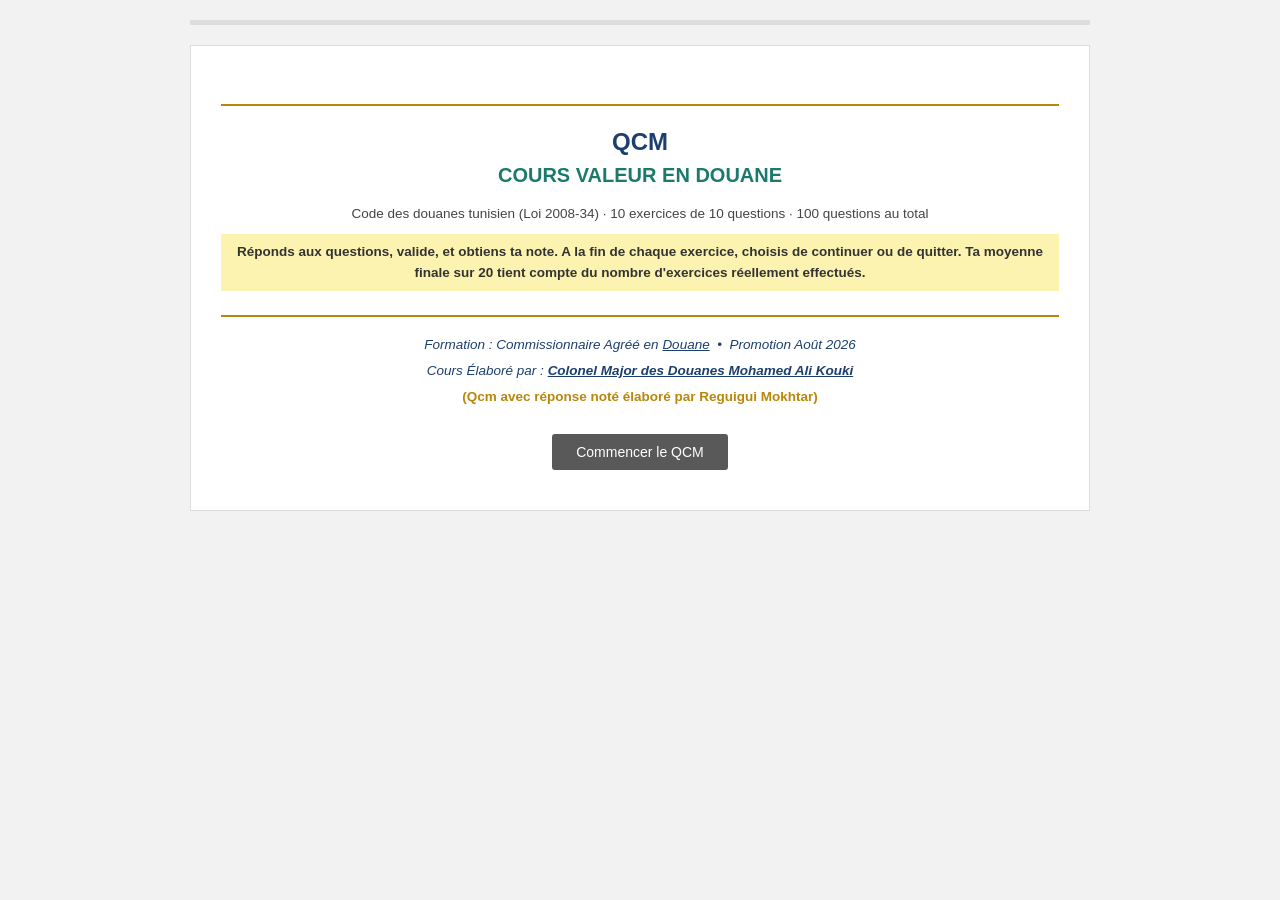
<file: QCM_VALEUR.html>
<!DOCTYPE html>
<html lang="fr">
<head>
<meta charset="UTF-8">
<meta name="viewport" content="width=device-width, initial-scale=1.0">
<title>QCM — Valeur en Douane (Tunisie)</title>
<style>
* { box-sizing: border-box; margin: 0; padding: 0; }
body {
font-family: Arial, Helvetica, sans-serif;
background: #f2f2f2;
color: #333;
line-height: 1.5;
padding: 20px;
}
.container { max-width: 900px; margin: 0 auto; }
.progress-bar { height: 5px; background: #ddd; margin-bottom: 20px; }
.progress-fill { height: 100%; background: #666; transition: width 0.3s ease; }

.intro-box { text-align: center; padding: 40px 30px; background: #fff; border: 1px solid #ddd; }
.intro-box h1 { font-size: 20px; margin-bottom: 8px; color: #333; }
.intro-box .subtitle { font-size: 13px; color: #767676; margin-bottom: 20px; }
.intro-box p { color: #555; margin-bottom: 24px; font-size: 14px; }

.pref-header { font-size: 14px; margin-bottom: 4px; }
.pref-header .fr { font-weight: bold; }
.pref-line1 { color: #b8860b; }
.pref-line2, .pref-line3 { color: #1c3f6e; }
.pref-divider { border: none; border-top: 2px solid #b8860b; margin: 18px 0; }
.pref-qcm { font-size: 24px; font-weight: bold; color: #1c3f6e; margin-top: 6px; }
.pref-cours { font-size: 20px; font-weight: bold; color: #1b7a6c; margin-bottom: 14px; }
.pref-subtitle { font-size: 13.5px; color: #444; margin-bottom: 10px; }
.pref-desc { font-size: 13.5px; color: #333; background: #fdf3b0; padding: 8px 14px; display: inline-block; margin-bottom: 6px; font-weight: bold; }
.pref-formation { font-style: italic; color: #1c3f6e; font-size: 13.5px; margin-top: 6px; }
.pref-formation u { text-decoration: underline; }
.pref-auteur { font-weight: bold; color: #b8860b; font-size: 13.5px; margin-top: 6px; }

.btn {
background: #595959; color: #fff; border: none;
padding: 10px 24px; font-size: 14px; font-weight: normal;
cursor: pointer; border-radius: 3px;
}
.btn:hover { background: #444; }
.btn:disabled { opacity: 0.4; cursor: not-allowed; }
.btn-outline { background: #fff; color: #595959; border: 1px solid #b7b7b7; }
.btn-quit { background: #8a3a3a; }
.btn-quit:hover { background: #732f2f; }

.ex-title { font-size: 15px; font-weight: bold; color: #333; margin: 0 0 8px; text-align: center; }
.timer-box { text-align: center; font-size: 14px; font-weight: bold; color: #444; margin-bottom: 16px; }
.timer-box.warn { color: #b35c00; }
.timer-box.danger { color: #c62828; }

.q-block { margin-bottom: 18px; border: 1px solid #ddd; background: #fff; }
.q-topbar {
display: flex; align-items: center; justify-content: space-between;
background: #f5f5f5; border-bottom: 1px solid #ddd;
padding: 10px 16px; font-size: 13px; flex-wrap: wrap; gap: 6px;
}
.q-topbar-left { display: flex; align-items: center; gap: 10px; color: #4a4a4a; }
.q-topbar-left b { color: #333; font-size: 14px; }
.q-sep { color: #bbb; }
.q-flag { color: #b35c00; font-size: 13px; white-space: nowrap; }
.q-flag::before { content: "\1F6A9  "; }

.q-body { padding: 18px 20px; }
.q-text { font-size: 14.5px; color: #222; margin-bottom: 16px; }

.options { display: flex; flex-direction: column; gap: 10px; }
.opt {
display: flex; align-items: center; gap: 10px;
padding: 8px 4px; cursor: pointer; font-size: 14px;
}
.opt-box {
width: 15px; height: 15px; border: 1px solid #767676;
background: #fff; flex-shrink: 0; display: flex;
align-items: center; justify-content: center; font-size: 11px;
}
.opt.selected .opt-box { background: #e0e0e0; }
.opt-check { color: #2e7d32; font-size: 15px; margin-left: 4px; }
.opt-wrong-mark { color: #c62828; font-size: 15px; margin-left: 4px; }
.opt.answer-correct .opt-text { color: #222; }
.opt.answer-wrong-selected .opt-text { color: #c62828; }

.feedback-box {
margin: 16px 20px 18px; padding: 14px 16px;
background: #fdf6df; border: 1px solid #ecdfb0;
font-size: 13.5px; color: #333;
}
.feedback-box .status-line { font-weight: bold; margin-bottom: 6px; }
.status-correct { color: #2e7d32; }
.status-partial { color: #b35c00; }
.status-wrong { color: #c62828; }
.feedback-box .detail-line { margin-top: 4px; }
.feedback-box .detail-line b { color: #222; }

.nav-btns { display: flex; justify-content: space-between; padding: 0 20px 20px; gap: 12px; }

.score-box {
text-align: center; padding: 26px 20px; background: #fff;
border: 1px solid #ddd; margin-bottom: 20px;
}
.score-num { font-size: 42px; font-weight: bold; color: #333; }
.score-num span { font-size: 22px; color: #888; }
.score-label { font-size: 14px; color: #666; margin-top: 2px; }
.score-msg { font-size: 15px; font-weight: bold; margin-top: 10px; color: #444; }

.continue-box { text-align: center; padding: 30px 20px; background: #fff; border: 1px solid #ddd; margin-bottom: 20px; }
.continue-box p { font-size: 14px; color: #555; margin-bottom: 20px; }
.continue-btns { display: flex; justify-content: center; gap: 14px; flex-wrap: wrap; }

.final-box { text-align: center; padding: 30px 20px; background: #fff; border: 1px solid #ddd; margin-bottom: 20px; }
.final-num { font-size: 52px; font-weight: bold; color: #333; }
.final-num span { font-size: 26px; color: #888; }
.final-label { font-size: 14px; color: #666; margin-top: 4px; }
.final-appr { font-size: 18px; font-weight: bold; margin-top: 14px; }
.final-detail { font-size: 13px; color: #767676; margin-top: 10px; }

.hidden { display: none !important; }
</style>
</head>
<body>
<div class="container">
<div class="progress-bar"><div class="progress-fill" id="progress" style="width:0%"></div></div>

<div id="intro" class="intro-box">

<hr class="pref-divider">

<div class="pref-qcm">QCM</div>
<div class="pref-cours">COURS VALEUR EN DOUANE</div>
<div class="pref-subtitle">Code des douanes tunisien (Loi 2008-34) · 10 exercices de 10 questions · 100 questions au total</div>
<div class="pref-desc">Réponds aux questions, valide, et obtiens ta note. A la fin de chaque exercice, choisis de continuer ou de quitter. Ta moyenne finale sur 20 tient compte du nombre d'exercices réellement effectués.</div>

<hr class="pref-divider">

<div class="pref-formation">Formation : Commissionnaire Agréé en <u>Douane</u> &nbsp;•&nbsp; Promotion Août 2026</div>
<div class="pref-formation">Cours Élaboré par : <u><b>Colonel Major des Douanes Mohamed Ali Kouki</b></u></div>
<div class="pref-auteur">(Qcm avec réponse noté élaboré par Reguigui Mokhtar)</div>

<div style="margin-top:26px;">
<button class="btn" onclick="startQCM()">Commencer le QCM</button>
</div>
</div>

<div id="quiz" class="hidden"></div>
<div id="interstitial" class="hidden"></div>
<div id="results" class="hidden"></div>
</div>

<script>
const exercises = [{"title": "Exercice 1 — Ajustements et déductions (Art. 30-31 CDT)", "questions": [{"q": "Quel est le principe de base pour déterminer la valeur en douane des marchandises importées en Tunisie ?", "options": [{"text": "La valeur marchande sur le marché intérieur tunisien", "correct": false}, {"text": "La valeur transactionnelle (prix effectivement payé ou à payer)", "correct": true}, {"text": "La valeur calculée selon les coûts de production", "correct": false}, {"text": "Le prix de revente déduit en Tunisie", "correct": false}], "exp": "Article 23 du Code des douanes : la valeur en douane est la valeur transactionnelle, c'est-à-dire le prix effectivement payé ou à payer pour les marchandises lorsqu'elles sont vendues pour l'exportation vers la Tunisie."}, {"q": "L'article 30 du Code des douanes établit une liste d'éléments à ajouter au prix. Quel est le caractère de cette liste ?", "options": [{"text": "Indicative, d'autres éléments peuvent être ajoutés au besoin", "correct": false}, {"text": "Limitative et exhaustive, aucun autre élément ne peut être ajouté", "correct": true}, {"text": "Ouverte, l'administration des douanes peut ajouter des éléments", "correct": false}, {"text": "Facultative, l'importateur choisit ce qu'il ajoute", "correct": false}], "exp": "Article 30 §3 : pour la détermination de la valeur en douane, aucun élément n'est ajouté au prix effectivement payé ou à payer, à l'exception de ceux qui sont prévus par le présent article. La liste est donc strictement limitative."}, {"q": "Parmi les éléments suivants, lequel est ajouté au prix selon l'article 30 ?", "options": [{"text": "Les commissions d'achat", "correct": false}, {"text": "Les droits de douane à l'importation", "correct": false}, {"text": "Les commissions de vente et les frais de courtage", "correct": true}, {"text": "Les frais de transport après l'importation en Tunisie", "correct": false}], "exp": "Article 30 §1 a) : les commissions et frais de courtage sont ajoutés (sauf commissions d'achat, exclues par l'art. 31). Les droits de douane et le transport post-importation sont des éléments à retrancher (art. 31)."}, {"q": "Une redevance de licence doit être ajoutée au prix selon l'article 30. Quelle condition est essentielle ?", "options": [{"text": "Elle doit être payée en devises étrangères", "correct": false}, {"text": "Elle doit être une condition de la vente des marchandises importées", "correct": true}, {"text": "Elle doit être inférieure à 10% du prix de la marchandise", "correct": false}, {"text": "Elle doit être payée directement au fabricant", "correct": false}], "exp": "Article 30 §1 c) : les redevances et droits de licence sont ajoutés uniquement si l'acheteur est tenu de les acquitter en tant que condition de la vente des marchandises importées."}, {"q": "Selon l'article 30 §4, quelle redevance n'est jamais ajoutée au prix en douane ?", "options": [{"text": "La redevance pour utiliser une marque déposée", "correct": false}, {"text": "La redevance pour le droit de reproduire les marchandises en Tunisie", "correct": true}, {"text": "La redevance de licence liée au brevet de la marchandise", "correct": false}, {"text": "La redevance pour le droit de distribuer les marchandises (si condition de la vente)", "correct": false}], "exp": "Article 30 §4 a) : les frais relatifs au droit de reproduire les marchandises importées en Tunisie ne sont pas ajoutés au prix, quelle que soit la situation."}, {"q": "Un acheteur tunisien fournit gratuitement des matrices à son fournisseur étranger pour la fabrication des marchandises importées. Comment traite-t-on cette valeur ?", "options": [{"text": "Elle est exclue de la valeur en douane", "correct": false}, {"text": "Elle est ajoutée au prix selon l'article 30 §1 b)", "correct": true}, {"text": "Elle est déduite du prix selon l'article 31", "correct": false}, {"text": "Elle n'a pas d'incidence sur la valeur en douane", "correct": false}], "exp": "Article 30 §1 b) : la valeur des matériaux, composants, outils, matrices, moules fournis par l'acheteur sans frais ou à coût réduit est ajoutée, à condition qu'ils soient utilisés pour la production et la vente pour l'exportation."}, {"q": "Dans une vente entre personnes liées, la valeur transactionnelle est-elle automatiquement rejetée ?", "options": [{"text": "Oui, toujours, car le lien entre les parties fausse le prix", "correct": false}, {"text": "Non, elle est acceptable si le lien n'a pas influencé le prix", "correct": true}, {"text": "Oui, sauf si les parties prouvent qu'elles sont indépendantes", "correct": false}, {"text": "Non, mais elle doit être systématiquement ajustée de 20%", "correct": false}], "exp": "Article 23 §2 : le fait que l'acheteur et le vendeur soient liés ne constitue pas en soi un motif suffisant pour considérer la valeur transactionnelle comme inacceptable. Il faut examiner si le lien a influencé le prix."}, {"q": "Si la valeur transactionnelle ne peut pas être déterminée, quelle est la première méthode subsidiaire applicable ?", "options": [{"text": "La valeur calculée (article 28)", "correct": false}, {"text": "Le prix de revente déduit (article 27)", "correct": false}, {"text": "La valeur transactionnelle de marchandises identiques (article 25)", "correct": true}, {"text": "La méthode de repli (article 29)", "correct": false}], "exp": "Ordre hiérarchique : Art. 23 (VT) puis Art. 25 (identiques) puis Art. 26 (similaires) puis Art. 27 (revente) puis Art. 28 (calculée) puis Art. 29 (repli). La méthode des identiques vient en premier."}, {"q": "Quel élément doit être retranché du prix selon l'article 31 ?", "options": [{"text": "Les frais de chargement jusqu'au lieu d'introduction", "correct": false}, {"text": "Le coût de l'emballage des marchandises", "correct": false}, {"text": "Les droits et taxes exigibles à l'importation en Tunisie", "correct": true}, {"text": "Les redevances de licence condition de la vente", "correct": false}], "exp": "Article 31 e) : les droits et taxes exigibles à l'importation en Tunisie ne font pas partie de la valeur en douane. Les frais de chargement et l'emballage sont ajoutés (art. 30), les redevances condition de la vente aussi (art. 30)."}, {"q": "Concernant les frais de transport à ajouter selon l'article 30 §1 e) et f), jusqu'où sont-ils pris en compte ?", "options": [{"text": "Jusqu'à l'entrepôt de l'acheteur en Tunisie", "correct": false}, {"text": "Jusqu'au lieu d'introduction des marchandises sur le territoire douanier tunisien", "correct": true}, {"text": "Jusqu'au port de départ du pays d'exportation", "correct": false}, {"text": "Jusqu'à la frontière terrestre tunisienne uniquement", "correct": false}], "exp": "Article 30 §1 e) et f) : les frais de transport, d'assurance, de chargement, déchargement et manutention sont ajoutés jusqu'au lieu d'introduction des marchandises sur le territoire douanier tunisien."}]}, {"title": "Exercice 2 — Cadre général et Accord OMC", "questions": [{"q": "Quel est l'objectif officiel de l'Accord OMC sur la mise en oeuvre de l'article VII du GATT 1994 ?", "options": [{"text": "Fournir une base ouverte reposant sur la « valeur réelle »", "correct": false}, {"text": "Fournir un système équitable, uniforme et neutre de détermination de la valeur en douane", "correct": true}, {"text": "Permettre à chaque Etat d'appliquer une politique de protection de ses industries", "correct": false}, {"text": "Remplacer les droits de douane par des taxes forfaitaires", "correct": false}], "exp": "L'Accord vise l'équité, l'uniformité et la neutralité, en rupture avec la notion de « valeur réelle » de la définition de Bruxelles de 1950."}, {"q": "Quel texte transpose l'Accord OMC en droit tunisien ?", "options": [{"text": "Loi n°94-41", "correct": false}, {"text": "Loi n°2008-34, articles 22 à 37 du Code des douanes", "correct": true}, {"text": "Décret n°2008-34", "correct": false}, {"text": "Circulaire DGD 2019", "correct": false}], "exp": "La Loi n°2008-34 transpose l'Accord dans le Code des douanes tunisien, articles 22 à 37."}, {"q": "A quel article de l'Accord OMC correspond l'article 23 du CDT (valeur transactionnelle) ?", "options": [{"text": "Article 1", "correct": true}, {"text": "Article 5", "correct": false}, {"text": "Article 7", "correct": false}, {"text": "Article 15", "correct": false}], "exp": "L'article 1 de l'Accord OMC définit la valeur transactionnelle, transposé à l'article 23 du CDT."}, {"q": "Combien de méthodes d'évaluation prévoit l'Accord OMC ?", "options": [{"text": "4", "correct": false}, {"text": "5", "correct": false}, {"text": "6", "correct": true}, {"text": "8", "correct": false}], "exp": "Six méthodes hiérarchisées, de la valeur transactionnelle (art. 1/23) au dernier recours (art. 7/29)."}, {"q": "Sur quelle base la valeur en douane est-elle toujours établie en Tunisie ?", "options": [{"text": "FOB", "correct": false}, {"text": "EXW", "correct": false}, {"text": "CAF, coût plus assurance plus fret jusqu'au point d'introduction", "correct": true}, {"text": "Prix de revente sur le marché tunisien", "correct": false}], "exp": "La Tunisie retient une valeur CAF, incluant le transport et l'assurance jusqu'au lieu d'introduction sur le territoire douanier. (Art. 30 CDT — frais de transport et d'assurance jusqu'au lieu d'introduction)."}, {"q": "Quel organisme traite des aspects techniques de l'évaluation en douane au niveau international ?", "options": [{"text": "Le comité de la valeur de l'OMC", "correct": false}, {"text": "Le comité technique de l'évaluation en douane de l'OMD", "correct": true}, {"text": "La Banque mondiale", "correct": false}, {"text": "L'Organisation mondiale de la santé", "correct": false}], "exp": "Le Comité technique de l'OMD gère les questions techniques, le Comité de la valeur de l'OMC les questions juridiques et de politique."}, {"q": "Quelle notion l'Accord OMC a-t-il abandonnée par rapport à la définition de Bruxelles de 1950 ?", "options": [{"text": "La valeur transactionnelle", "correct": false}, {"text": "La valeur réelle", "correct": true}, {"text": "Le prix CAF", "correct": false}, {"text": "La méthode déductive", "correct": false}], "exp": "La définition de Bruxelles de 1950 reposait sur une « valeur réelle » théorique, abandonnée au profit de la valeur transactionnelle réelle."}, {"q": "Après le rejet de l'article 23, quelle est la première méthode de substitution à appliquer ?", "options": [{"text": "Article 26, marchandises similaires", "correct": false}, {"text": "Article 25, marchandises identiques", "correct": true}, {"text": "Article 27, méthode déductive", "correct": false}, {"text": "Article 29, dernier recours", "correct": false}], "exp": "La hiérarchie impose l'ordre 25, 26, 27, 28, 29, sauf inversion 27/28 à la demande de l'importateur."}, {"q": "L'inversion de l'ordre entre la méthode déductive et la méthode calculée est permise :", "options": [{"text": "Systématiquement, à la discrétion de la douane", "correct": false}, {"text": "Uniquement à la demande de l'importateur", "correct": true}, {"text": "Jamais", "correct": false}, {"text": "Uniquement pour les marchandises périssables", "correct": false}], "exp": "Seul l'importateur peut demander l'inversion des méthodes 4 et 5. (Art. 27 et 28 CDT, seuls concernés par cette inversion)."}, {"q": "La liste des méthodes d'évaluation dans le Code des douanes tunisien est :", "options": [{"text": "Facultative", "correct": false}, {"text": "Hiérarchique et successive", "correct": true}, {"text": "Laissée au choix du déclarant", "correct": false}, {"text": "Applicable simultanément à toutes les méthodes", "correct": false}], "exp": "Les méthodes s'appliquent dans l'ordre, chaque méthode n'étant utilisée qu'après échec de la précédente. (Art. 23, 25, 26, 27, 28, 29 CDT)."}]}, {"title": "Exercice 3 — Article 23, valeur transactionnelle et conditions", "questions": [{"q": "Que désigne la valeur transactionnelle selon l'article 23 du CDT ?", "options": [{"text": "Le prix de vente sur le marché tunisien", "correct": false}, {"text": "Le prix effectivement payé ou à payer pour les marchandises vendues pour l'exportation vers la Tunisie", "correct": true}, {"text": "Le coût de production dans le pays d'origine", "correct": false}, {"text": "La valeur assurée par l'exportateur", "correct": false}], "exp": "Définition légale de l'article 23, transposant l'article 1 de l'Accord OMC."}, {"q": "Parmi les 4 conditions de recevabilité de la méthode 1, laquelle concerne les restrictions ?", "options": [{"text": "Absence de restrictions à la cession ou l'utilisation des marchandises par l'acheteur, sauf exceptions prévues", "correct": true}, {"text": "Interdiction totale de toute restriction", "correct": false}, {"text": "Les restrictions sont sans effet sur la recevabilité", "correct": false}, {"text": "Seules les restrictions géographiques sont interdites", "correct": false}], "exp": "Certaines restrictions n'excluent pas la VT : imposées par la loi, limitant la zone de revente, ou sans effet sensible sur la valeur. (Art. 23 §1 a) CDT)."}, {"q": "Deuxième condition de recevabilité de l'article 23 : la vente ou le prix ne doit pas être...", "options": [{"text": "Fixé en devises étrangères", "correct": false}, {"text": "Subordonné à des conditions ou prestations dont la valeur n'est pas déterminable", "correct": true}, {"text": "Négocié entre personnes liées", "correct": false}, {"text": "Supérieur au prix du marché mondial", "correct": false}], "exp": "Si la vente dépend d'une contrepartie non chiffrable, la VT est rejetée sauf si cette valeur peut être déterminée et ajoutée."}, {"q": "Troisième condition : concernant le produit de toute revente ultérieure par l'acheteur...", "options": [{"text": "Il doit intégralement revenir au vendeur", "correct": false}, {"text": "Aucune partie ne doit revenir au vendeur, sauf ajustement possible selon l'article 30", "correct": true}, {"text": "Il appartient à l'acheteur sans exception", "correct": false}, {"text": "Cette condition ne concerne que les biens périssables", "correct": false}], "exp": "Si une partie du produit de revente revient au vendeur, la VT n'est acceptable que si un ajustement approprié est possible. (Art. 23 §1 c) CDT)."}, {"q": "Quatrième condition de recevabilité de la valeur transactionnelle :", "options": [{"text": "L'acheteur et le vendeur ne doivent jamais être liés", "correct": false}, {"text": "L'absence de lien, ou si lien il y a, que ce lien n'ait pas influencé le prix", "correct": true}, {"text": "Le vendeur doit être établi en Tunisie", "correct": false}, {"text": "L'acheteur doit être un commissionnaire agréé", "correct": false}], "exp": "Le lien n'exclut pas automatiquement la VT, seule son influence sur le prix compte. (Art. 23 §1 d) et §2 CDT)."}, {"q": "Un véhicule usagé est acheté chez un concessionnaire agréé puis importé directement. Quelle méthode s'applique ?", "options": [{"text": "Article 29 d'office", "correct": false}, {"text": "Article 23, le prix d'achat reflète déjà l'état usagé", "correct": true}, {"text": "Article 27 obligatoirement", "correct": false}, {"text": "Aucune méthode ne s'applique aux véhicules usagés", "correct": false}], "exp": "Achat chez un professionnel agréé, la VT est directement acceptable, le prix intégrant déjà la dépréciation d'usage. (Art. 23 CDT)."}, {"q": "Un véhicule usagé est acheté hors circuit de concessionnaire agréé, puis utilisé avant importation. Que faut-il faire ?", "options": [{"text": "Appliquer l'article 23 sans vérification", "correct": false}, {"text": "Recourir à une expertise ou une cote Argus, puis descendre la hiérarchie si besoin, jusqu'à l'article 29", "correct": true}, {"text": "Refuser systématiquement l'importation", "correct": false}, {"text": "Appliquer d'office l'article 25", "correct": false}], "exp": "Hors dealer agréé, le prix n'est pas fiable seul. Expertise ou Argus, et dépréciation d'usage supplémentaire imposent la descente vers 25, 26, 27, 29. (Art. 25, 26, 27, 29 CDT)."}, {"q": "Si le coût d'un élément visé à l'article 30 ne peut être déterminé de façon exacte et objective, que fait-on ?", "options": [{"text": "On ignore cet élément et on garde la VT", "correct": false}, {"text": "On estime forfaitairement sa valeur", "correct": false}, {"text": "On rejette la valeur transactionnelle et on applique les méthodes de substitution", "correct": true}, {"text": "On applique une pénalité à l'importateur", "correct": false}], "exp": "L'imprécision d'un élément de l'article 30 empêche l'application fiable de la méthode 1, obligeant le passage aux méthodes 2 à 6."}, {"q": "Une restriction imposée par la loi ou les autorités tunisiennes affecte-t-elle la recevabilité de la valeur transactionnelle ?", "options": [{"text": "Oui, systématiquement", "correct": false}, {"text": "Non, elle n'exclut pas la VT", "correct": true}, {"text": "Oui, mais seulement pour les produits sensibles", "correct": false}, {"text": "Cela dépend du montant de la transaction", "correct": false}], "exp": "Les restrictions légales ou réglementaires n'empêchent pas l'acceptation de la valeur transactionnelle. (Art. 23 §1 a) CDT)."}, {"q": "Le test des valeurs critères sert à :", "options": [{"text": "Fixer le taux de change applicable", "correct": false}, {"text": "Vérifier si le lien entre acheteur et vendeur a influencé le prix, en le comparant à des transactions comparables entre personnes non liées", "correct": true}, {"text": "Calculer les droits de douane", "correct": false}, {"text": "Déterminer la nationalité du fabricant", "correct": false}], "exp": "Ce test permet d'accepter la VT entre personnes liées si elle est proche de valeurs transactionnelles de marchandises identiques ou similaires entre personnes non liées. (Art. 23 §2 CDT)."}]}, {"title": "Exercice 4 — Personnes liées et commissionnaires", "questions": [{"q": "Selon l'article 22 du CDT, deux personnes sont réputées liées si :", "options": [{"text": "Elles ont la même nationalité", "correct": false}, {"text": "L'une est membre de la famille de l'autre, ou l'une contrôle l'autre directement ou indirectement", "correct": true}, {"text": "Elles utilisent la même banque", "correct": false}, {"text": "Elles opèrent dans le même secteur économique", "correct": false}], "exp": "L'article 22 énumère les critères de lien : famille, contrôle, participation croisée, dirigeant commun, etc."}, {"q": "Le simple fait que l'acheteur et le vendeur soient liés entraîne-t-il le rejet automatique de la valeur transactionnelle ?", "options": [{"text": "Oui, toujours", "correct": false}, {"text": "Non, seule l'influence du lien sur le prix compte", "correct": true}, {"text": "Oui, sauf accord écrit contraire", "correct": false}, {"text": "Non, le lien est sans aucune incidence", "correct": false}], "exp": "Le lien est un simple indice à examiner, pas un motif de rejet automatique. (Art. 23 §2 CDT)."}, {"q": "Qui représente le commissionnaire à l'achat ?", "options": [{"text": "Le vendeur", "correct": false}, {"text": "L'acheteur, il cherche des fournisseurs pour son compte", "correct": true}, {"text": "La douane", "correct": false}, {"text": "Le transporteur", "correct": false}], "exp": "Le commissionnaire à l'achat agit pour le compte de l'acheteur, à la recherche de fournisseurs. (traitement fiscal : Art. 31 CDT, exclusion de la commission d'achat)."}, {"q": "Qui représente le commissionnaire à la vente ?", "options": [{"text": "Le vendeur, il cherche le meilleur acheteur pour la marchandise", "correct": true}, {"text": "L'acheteur", "correct": false}, {"text": "L'administration douanière", "correct": false}, {"text": "Aucune des deux parties", "correct": false}], "exp": "Le commissionnaire à la vente défend les intérêts du vendeur et cherche les meilleurs clients. (traitement fiscal : Art. 30 CDT, inclusion de la commission de vente)."}, {"q": "Comment traite-t-on la commission d'achat dans la valeur en douane ?", "options": [{"text": "Elle est toujours ajoutée", "correct": false}, {"text": "Elle est exclue de la valeur en douane", "correct": true}, {"text": "Elle est ajoutée uniquement si elle dépasse 5% du prix", "correct": false}, {"text": "Elle est déduite du prix de revente", "correct": false}], "exp": "L'article 31 exclut la commission d'achat de la valeur en douane, contrairement à la commission de vente."}, {"q": "Comment traite-t-on la commission de vente dans la valeur en douane ?", "options": [{"text": "Elle est exclue", "correct": false}, {"text": "Elle est ajoutée au prix, article 30", "correct": true}, {"text": "Elle est indifférente", "correct": false}, {"text": "Elle remplace le prix payé", "correct": false}], "exp": "L'article 30 impose l'ajout des commissions de vente et frais de courtage au prix."}, {"q": "Un fournisseur étranger et son importateur tunisien appartiennent au même groupe. Le prix négocié est acceptable si :", "options": [{"text": "Les deux entités appartiennent au même groupe, cela suffit", "correct": false}, {"text": "Le lien n'a pas influencé le prix, démontré notamment par le test des valeurs critères", "correct": true}, {"text": "Le prix est fixé par décret", "correct": false}, {"text": "Les marchandises sont neuves uniquement", "correct": false}], "exp": "Le lien entre les deux entités n'exclut pas la VT si son absence d'influence sur le prix est démontrée. (Art. 22 et 23 §2 CDT)."}, {"q": "Une commission qualifiée d'« achat » par contrat mais versée en réalité au vendeur pour son propre compte doit être traitée comme :", "options": [{"text": "Une commission d'achat, donc exclue", "correct": false}, {"text": "Une commission de vente déguisée, donc incluse dans la valeur", "correct": true}, {"text": "Un élément neutre", "correct": false}, {"text": "Un remboursement de frais", "correct": false}], "exp": "La qualification contractuelle ne prime pas sur la réalité économique : si elle sert les intérêts du vendeur, elle est une commission de vente incluse. (Art. 30 CDT)."}, {"q": "Le commissionnaire à l'achat peut-il également facturer des frais de groupage pour le compte de l'acheteur ?", "options": [{"text": "Oui, cela relève de son rôle de représentation de l'acheteur", "correct": true}, {"text": "Non, cela ne concerne que le commissionnaire à la vente", "correct": false}, {"text": "Non, c'est une commission de vente déguisée", "correct": false}, {"text": "Oui, mais uniquement pour les produits alimentaires", "correct": false}], "exp": "Le commissionnaire à l'achat agit pour l'acheteur, ses prestations logistiques restent dans ce cadre représentatif. (Art. 31 CDT)."}, {"q": "La distinction essentielle entre commission d'achat et commission de vente repose sur :", "options": [{"text": "Le montant facturé", "correct": false}, {"text": "La partie représentée, acheteur ou vendeur, qui détermine l'inclusion ou l'exclusion", "correct": true}, {"text": "La devise de paiement", "correct": false}, {"text": "Le pays où la commission est versée", "correct": false}], "exp": "C'est la fonction représentée qui détermine le traitement, pas le montant ni la devise. (Art. 30 et 31 CDT)."}]}, {"title": "Exercice 5 — Vente pour l'exportation et cas pratiques", "questions": [{"q": "Qu'est-ce que la notion de « vente pour l'exportation vers le pays d'importation » ?", "options": [{"text": "Toute vente de marchandises quel que soit le pays de destination", "correct": false}, {"text": "Une vente dont la destination contractuelle est le pays d'importation, condition de la valeur transactionnelle", "correct": true}, {"text": "Une vente conclue uniquement entre deux commissionnaires", "correct": false}, {"text": "Une vente qui inclut obligatoirement le transport", "correct": false}], "exp": "L'article 23 exige que la vente ait pour destination le pays d'importation, condition de fond de la valeur transactionnelle."}, {"q": "Cas Royal BANANA, A.C. 14.1 : la vente initiale est annulée en cours de transport et les marchandises sont revendues à un nouvel acheteur tunisien. La valeur en douane repose sur :", "options": [{"text": "La vente initiale annulée", "correct": false}, {"text": "La nouvelle vente conclue avant l'importation, si elle remplit les conditions de l'article 23", "correct": true}, {"text": "Une valeur calculée d'office", "correct": false}, {"text": "Le prix de revente ultérieur en Tunisie", "correct": false}], "exp": "L'Avis Consultatif 14.1 valide la substitution de vente tant que la nouvelle transaction précède l'importation et respecte les conditions légales."}, {"q": "Cas Sun Beach, A.C. 1.1 : le transfert de biens du siège vers une filiale sans transaction commerciale réelle est-il une vente au sens de l'article 23 ?", "options": [{"text": "Oui, toute circulation de biens intra-groupe est une vente", "correct": false}, {"text": "Non, l'absence de vente exclut l'article 23", "correct": true}, {"text": "Oui, si le siège facture un prix symbolique", "correct": false}, {"text": "Cela dépend de la devise de facturation", "correct": false}], "exp": "Sans transfert de propriété à titre onéreux entre deux parties distinctes, il n'y a pas de vente, donc pas de valeur transactionnelle possible."}, {"q": "Dans le cas GAN/Tun_Gan, une redevance de licence est versée par l'importateur au titulaire de la marque. Cette redevance est ajoutée à la valeur en douane si :", "options": [{"text": "Elle est payée en dinars tunisiens", "correct": false}, {"text": "Elle constitue une condition de la vente des marchandises importées", "correct": true}, {"text": "Elle dépasse 100 000 DT", "correct": false}, {"text": "Le titulaire de la marque est basé en Tunisie", "correct": false}], "exp": "Conformément à l'article 30 §1 c), seule la redevance conditionnant la vente est ajoutée au prix."}, {"q": "TECHNO-IMPORT importe des presses avec une assistance technique fournie par l'acheteur au fabricant étranger. Cette assistance est traitée comme :", "options": [{"text": "Un élément exclu de la valeur en douane", "correct": false}, {"text": "Un apport de l'acheteur à ajouter selon l'article 30 §1 b)", "correct": true}, {"text": "Un service post-importation", "correct": false}, {"text": "Une commission de vente", "correct": false}], "exp": "Les apports (« assists ») fournis gratuitement ou à coût réduit par l'acheteur sont ajoutés au prix selon l'article 30."}, {"q": "Cas EN_TN, importation de véhicules par une entreprise nationale liée à son fournisseur étranger. Le prix négocié est acceptable si :", "options": [{"text": "Les deux entités appartiennent au même groupe", "correct": false}, {"text": "Le lien n'a pas influencé le prix", "correct": true}, {"text": "Le prix est fixé par décret", "correct": false}, {"text": "Les véhicules sont neufs uniquement", "correct": false}], "exp": "Le lien entre les deux entités n'exclut pas la valeur transactionnelle si son absence d'influence sur le prix est démontrée. (Art. 22 et 23 CDT)."}, {"q": "L'assistance logicielle fournie par TUNISIA AUTOMATION pour une machine importée est développée localement en Tunisie. Ce coût est :", "options": [{"text": "Ajouté à la valeur en douane", "correct": false}, {"text": "Exclu, car réalisé en Tunisie et non à l'étranger", "correct": true}, {"text": "Ajouté uniquement s'il dépasse 10% du prix", "correct": false}, {"text": "Soumis à un droit de licence spécifique", "correct": false}], "exp": "Seuls les apports intellectuels réalisés à l'étranger sont ajoutés selon l'article 30, ceux réalisés en Tunisie sont exclus."}, {"q": "Une vente pour l'exportation implique nécessairement :", "options": [{"text": "Un transfert de propriété à titre onéreux entre deux parties distinctes", "correct": true}, {"text": "Un paiement en devises étrangères uniquement", "correct": false}, {"text": "Un contrat écrit notarié", "correct": false}, {"text": "Une livraison directe sans intermédiaire", "correct": false}], "exp": "La notion de vente suppose un transfert de propriété moyennant contrepartie, condition de base de l'article 23."}, {"q": "Dans un groupe international, un transfert de marchandises entre le siège et une filiale, facturé à un prix purement comptable interne, est-il retenu comme valeur transactionnelle ?", "options": [{"text": "Oui, automatiquement", "correct": false}, {"text": "Non, il faut examiner s'il existe une véritable vente et si le prix reflète une transaction commerciale réelle", "correct": true}, {"text": "Oui, si le prix est en euros", "correct": false}, {"text": "Non, ce type de transfert est totalement interdit", "correct": false}], "exp": "Un prix purement comptable sans transaction réelle ne constitue pas une base fiable pour la valeur transactionnelle. (Art. 23 CDT)."}, {"q": "Lorsque la valeur transactionnelle est écartée faute de vente réelle, la valeur en douane est déterminée par :", "options": [{"text": "Une décision arbitraire de l'administration", "correct": false}, {"text": "Application successive des méthodes de substitution, articles 25 à 29", "correct": true}, {"text": "Le prix de revente immédiat sans ajustement", "correct": false}, {"text": "La moyenne des trois derniers prix connus", "correct": false}], "exp": "L'absence de vente valable impose la descente hiérarchique dans les méthodes 2 à 6. (Art. 25 à 29 CDT)."}]}, {"title": "Exercice 6 — Méthode 2, marchandises identiques (Art. 25)", "questions": [{"q": "Que sont des marchandises identiques selon l'article 25 ?", "options": [{"text": "Des marchandises semblables sur certains points", "correct": false}, {"text": "Des marchandises les mêmes à tous égards, sauf différences mineures d'aspect", "correct": true}, {"text": "Des marchandises de même fonction mais de marque différente", "correct": false}, {"text": "Des marchandises importées par le même déclarant", "correct": false}], "exp": "L'identité s'apprécie sur les caractéristiques physiques, la qualité, la réputation, sans marge d'interprétation fonctionnelle."}, {"q": "Pour appliquer la méthode 2, les marchandises identiques doivent avoir été vendues :", "options": [{"text": "Vers n'importe quel pays d'importation", "correct": false}, {"text": "Pour l'exportation vers le même pays d'importation, à peu près au même moment", "correct": true}, {"text": "Uniquement au même prix", "correct": false}, {"text": "Par le même transporteur", "correct": false}], "exp": "La comparabilité exige la même destination d'importation et une proximité temporelle de la vente. (Art. 25 CDT)."}, {"q": "En présence de plusieurs valeurs transactionnelles de marchandises identiques, quelle valeur retient-on ?", "options": [{"text": "La valeur la plus élevée", "correct": false}, {"text": "La valeur la plus basse", "correct": true}, {"text": "La moyenne arithmétique", "correct": false}, {"text": "La valeur du premier importateur", "correct": false}], "exp": "Le principe retient la valeur transactionnelle la plus basse parmi les marchandises identiques comparables. (Art. 25 CDT)."}, {"q": "Une différence de marque entre deux produits empêche-t-elle la qualification d'identité ?", "options": [{"text": "Non, la marque est indifférente", "correct": false}, {"text": "Oui, une marque différente rompt l'identité au sens strict", "correct": true}, {"text": "Cela dépend uniquement du prix", "correct": false}, {"text": "Non, sauf contrefaçon", "correct": false}], "exp": "L'identité suppose une identité totale, y compris de marque et de réputation associée. (Art. 25 CDT)."}, {"q": "Priorité de recherche des marchandises identiques : on privilégie d'abord :", "options": [{"text": "Le même producteur", "correct": true}, {"text": "Le même pays quel que soit le producteur", "correct": false}, {"text": "Le même importateur", "correct": false}, {"text": "Le même transporteur", "correct": false}], "exp": "La comparaison privilégie en priorité les marchandises identiques produites par le même fabricant. (Art. 25 CDT)."}, {"q": "Si aucune marchandise identique du même producteur n'est trouvée, on recherche :", "options": [{"text": "Des marchandises identiques produites par un autre producteur du même pays", "correct": true}, {"text": "Directement la méthode 6", "correct": false}, {"text": "Une marchandise similaire uniquement, sans recherche complémentaire", "correct": false}, {"text": "Le prix de revente en Tunisie", "correct": false}], "exp": "A défaut du même producteur, on élargit la recherche à d'autres producteurs du pays d'exportation, avant de passer à l'article 26."}, {"q": "Des différences mineures d'aspect entre deux marchandises empêchent-elles la qualification d'identité ?", "options": [{"text": "Oui, toute différence exclut l'identité", "correct": false}, {"text": "Non, des différences mineures d'aspect sont admises", "correct": true}, {"text": "Cela dépend du prix", "correct": false}, {"text": "Oui, sauf accord de l'importateur", "correct": false}], "exp": "L'article 25 tolère des différences mineures d'aspect, sans remettre en cause l'identité substantielle."}, {"q": "La méthode 2 s'applique :", "options": [{"text": "Avant la méthode 1", "correct": false}, {"text": "Après le rejet de la méthode 1, avant la méthode 3", "correct": true}, {"text": "Uniquement en dernier recours", "correct": false}, {"text": "En parallèle de la méthode 1", "correct": false}], "exp": "L'ordre hiérarchique impose l'application de la méthode 2 seulement après échec de la méthode 1, avant la méthode 3. (Art. 25 CDT, après l'art. 23 et avant l'art. 26)."}, {"q": "Exemple type : des perceuses de marque identique, mêmes caractéristiques, importées au même moment vers la Tunisie, à des prix différents selon le fournisseur. Que retient-on ?", "options": [{"text": "Le prix moyen", "correct": false}, {"text": "Le prix le plus bas parmi les valeurs transactionnelles comparables", "correct": true}, {"text": "Le prix le plus élevé", "correct": false}, {"text": "Le prix du premier arrivage", "correct": false}], "exp": "Conformément à la règle de la valeur la plus basse en cas de pluralité de valeurs transactionnelles identiques. (Art. 25 CDT)."}, {"q": "La méthode des marchandises identiques repose sur :", "options": [{"text": "Une estimation forfaitaire de l'administration", "correct": false}, {"text": "Une valeur transactionnelle déjà acceptée pour des marchandises identiques", "correct": true}, {"text": "Le coût de production standard", "correct": false}, {"text": "Le prix affiché sur catalogue du fabricant", "correct": false}], "exp": "La méthode 2 réutilise une valeur transactionnelle réelle et déjà validée par la douane, pas une estimation. (Art. 25 CDT)."}]}, {"title": "Exercice 7 — Méthode 3, marchandises similaires (Art. 26)", "questions": [{"q": "Que sont des marchandises similaires selon l'article 26 ?", "options": [{"text": "Des marchandises identiques à tous égards", "correct": false}, {"text": "Des marchandises non identiques mais aux caractéristiques et fonctions semblables, commercialement interchangeables", "correct": true}, {"text": "Des marchandises de prix identique", "correct": false}, {"text": "Des marchandises fabriquées par le même employé", "correct": false}], "exp": "La similarité repose sur des caractéristiques et fonctions semblables et l'interchangeabilité commerciale, sans exiger l'identité totale."}, {"q": "Le critère décisif distinguant identiques et similaires est :", "options": [{"text": "Le pays d'origine", "correct": false}, {"text": "L'interchangeabilité commerciale", "correct": true}, {"text": "Le poids net", "correct": false}, {"text": "Le mode de transport", "correct": false}], "exp": "L'article 26 exige expressément la condition d'interchangeabilité commerciale, absente de la définition de l'identité stricte."}, {"q": "Deux produits de marques différentes à réputation distincte peuvent-ils être qualifiés d'identiques ?", "options": [{"text": "Oui, toujours", "correct": false}, {"text": "Non, la réputation diffère, ils restent similaires seulement si l'interchangeabilité est maintenue", "correct": true}, {"text": "Oui, si le prix est identique", "correct": false}, {"text": "Non, ils sont automatiquement exclus de toute méthode", "correct": false}], "exp": "Une marque à réputation distincte exclut l'identité stricte, mais n'empêche pas la qualification de similarité si les conditions sont remplies. (Art. 26 CDT)."}, {"q": "Une marque différente qui rompt l'interchangeabilité commerciale entraîne :", "options": [{"text": "L'application automatique de l'article 26", "correct": false}, {"text": "L'exclusion des méthodes 2 et 3, passage aux méthodes 4, 5 ou 6", "correct": true}, {"text": "Le maintien de la méthode 1", "correct": false}, {"text": "Un abattement forfaitaire de 10%", "correct": false}], "exp": "Sans interchangeabilité commerciale, ni identité ni similarité ne sont retenues, la hiérarchie descend plus loin. (Art. 26, 27, 28, 29 CDT)."}, {"q": "Une fausse marque ou une contrefaçon permet-elle la qualification de marchandise similaire ?", "options": [{"text": "Oui, car le produit reste physiquement semblable", "correct": false}, {"text": "Non, le faux ne porte pas la réputation réelle de la marque authentique", "correct": true}, {"text": "Oui, si le prix est inférieur au produit authentique", "correct": false}, {"text": "Cela dépend de la décision de l'importateur", "correct": false}], "exp": "Une contrefaçon rompt la réputation associée à la marque authentique, excluant identité et similarité, en amont d'un problème de propriété intellectuelle. (Art. 26 CDT)."}, {"q": "Exemple type : un aspirateur robot de marque inconnue importé de Chine, sans marchandise identique disponible. La douane recherche :", "options": [{"text": "Directement une valeur calculée", "correct": false}, {"text": "Une marchandise similaire remplissant les mêmes fonctions et commercialement interchangeable", "correct": true}, {"text": "Le prix affiché en ligne", "correct": false}, {"text": "La méthode 6 immédiatement", "correct": false}], "exp": "Faute d'identique, on recherche une similaire selon les critères de l'article 26 avant de descendre plus loin dans la hiérarchie."}, {"q": "La méthode 3 s'applique :", "options": [{"text": "Avant la méthode 2", "correct": false}, {"text": "Après échec des méthodes 1 et 2", "correct": true}, {"text": "En parallèle de la méthode 1", "correct": false}, {"text": "Uniquement pour les produits alimentaires", "correct": false}], "exp": "L'ordre hiérarchique impose l'échec préalable des méthodes 1 et 2 avant de recourir à la méthode 3. (Art. 26 CDT)."}, {"q": "En cas de pluralité de valeurs transactionnelles de marchandises similaires, on retient :", "options": [{"text": "La valeur la plus élevée", "correct": false}, {"text": "La valeur la plus basse", "correct": true}, {"text": "La valeur moyenne", "correct": false}, {"text": "La valeur choisie par l'importateur", "correct": false}], "exp": "Même principe que pour les identiques, la valeur la plus basse est retenue parmi les valeurs comparables. (Art. 26 CDT)."}, {"q": "Un facteur d'appréciation de la similarité mentionné par l'article 26 est :", "options": [{"text": "Le pays de destination finale", "correct": false}, {"text": "La qualité, la réputation, l'existence d'une marque de fabrique ou de commerce", "correct": true}, {"text": "Le nombre d'unités vendues", "correct": false}, {"text": "Le mode de paiement", "correct": false}], "exp": "L'article 26 cite explicitement qualité, réputation et marque comme facteurs d'appréciation de la similarité."}, {"q": "Priorité de recherche pour les marchandises similaires :", "options": [{"text": "Le même producteur, dans le même pays", "correct": true}, {"text": "N'importe quel producteur mondial", "correct": false}, {"text": "L'importateur ayant le prix le plus bas", "correct": false}, {"text": "Le fabricant ayant le chiffre d'affaires le plus élevé", "correct": false}], "exp": "Comme pour les identiques, la priorité va au même producteur, dans le même pays de production. (Art. 26 CDT)."}]}, {"title": "Exercice 8 — Méthodes 4-5, déductive et calculée (Art. 27-28)", "questions": [{"q": "Sur quoi repose la méthode déductive, article 27 ?", "options": [{"text": "Le coût de production dans le pays d'origine", "correct": false}, {"text": "Le prix unitaire de vente dans le pays d'importation, en l'état importé, après déductions", "correct": true}, {"text": "Le prix affiché en devise étrangère", "correct": false}, {"text": "Une estimation administrative forfaitaire", "correct": false}], "exp": "La méthode déductive part du prix de revente sur le marché tunisien, en déduisant les frais et marges post-importation."}, {"q": "Parmi les éléments à déduire dans la méthode déductive figurent :", "options": [{"text": "Les commissions, bénéfices, frais de transport intérieurs et droits de douane", "correct": true}, {"text": "Le coût des matières premières", "correct": false}, {"text": "Les redevances de licence liées à la vente", "correct": false}, {"text": "Le coût du transport jusqu'au point d'introduction", "correct": false}], "exp": "La méthode déductive retranche les marges et coûts postérieurs à l'importation, pour isoler la valeur en douane. (Art. 27 CDT)."}, {"q": "Sur quoi repose la méthode de la valeur calculée, article 28 ?", "options": [{"text": "Le coût des matières, les opérations de fabrication, plus bénéfices et frais généraux habituels, plus autres frais", "correct": true}, {"text": "Le prix de revente déduit en Tunisie", "correct": false}, {"text": "Une valeur estimative arbitraire", "correct": false}, {"text": "Le prix affiché par le producteur sur catalogue", "correct": false}], "exp": "La méthode calculée reconstruit la valeur à partir des données de production du fabricant, coûts et marge normale incluse."}, {"q": "Quelle méthode se fonde sur les données comptables et de production du fabricant étranger ?", "options": [{"text": "La méthode déductive", "correct": false}, {"text": "La méthode calculée", "correct": true}, {"text": "La méthode des identiques", "correct": false}, {"text": "Le dernier recours", "correct": false}], "exp": "La méthode calculée (art. 28) exige la coopération du producteur pour ses coûts réels, contrairement à la déductive basée sur le prix de revente local."}, {"q": "L'inversion de l'ordre entre méthode déductive et méthode calculée est permise :", "options": [{"text": "Systématiquement à la discrétion de la douane", "correct": false}, {"text": "Uniquement à la demande de l'importateur", "correct": true}, {"text": "Jamais", "correct": false}, {"text": "Uniquement si le producteur est tunisien", "correct": false}], "exp": "Seul l'importateur peut solliciter l'inversion des méthodes 4 et 5, la douane ne peut l'imposer. (Art. 27 et 28 CDT)."}, {"q": "Dans la méthode déductive, quelle date de vente est retenue en priorité ?", "options": [{"text": "La date de vente la plus proche de la date d'importation, à des personnes non liées", "correct": true}, {"text": "La première vente réalisée après l'importation, sans condition", "correct": false}, {"text": "La date d'arrivée du navire uniquement", "correct": false}, {"text": "La date de facturation du fournisseur étranger", "correct": false}], "exp": "La méthode déductive privilégie le prix unitaire de vente le plus proche de l'importation, à des acheteurs non liés au vendeur. (Art. 27 CDT)."}, {"q": "Que signifie l'expression « super-déductive » évoquée dans la méthode 4 ?", "options": [{"text": "Une déduction supplémentaire de 20%", "correct": false}, {"text": "Le cas où les marchandises sont revendues après transformation, avec déduction de la valeur ajoutée par cette transformation", "correct": true}, {"text": "Une méthode réservée aux véhicules", "correct": false}, {"text": "Une exception réservée aux produits alimentaires", "correct": false}], "exp": "La super-déductive permet d'utiliser le prix de revente après ouvraison, en déduisant la valeur ajoutée par la transformation locale. (Art. 27 CDT)."}, {"q": "Parmi les composantes de la valeur calculée, le « bénéfice et frais généraux habituels » correspond à :", "options": [{"text": "Une marge fixée arbitrairement par la douane tunisienne", "correct": false}, {"text": "La marge et les frais généraux usuellement pratiqués par des producteurs du même pays pour des marchandises de même nature", "correct": true}, {"text": "Le bénéfice net déclaré à l'administration fiscale tunisienne", "correct": false}, {"text": "Le bénéfice de l'importateur tunisien", "correct": false}], "exp": "L'article 28 se réfère aux pratiques usuelles des producteurs du pays d'exportation pour ce type de marchandises."}, {"q": "La méthode déductive et la méthode calculée s'appliquent :", "options": [{"text": "Avant les méthodes 1, 2 et 3", "correct": false}, {"text": "Après échec des méthodes 1, 2 et 3", "correct": true}, {"text": "Uniquement en cas de fraude", "correct": false}, {"text": "Simultanément avec la méthode 1", "correct": false}], "exp": "Ces deux méthodes n'interviennent qu'après l'échec des trois premières méthodes hiérarchiques. (Art. 27 et 28 CDT, après les art. 23, 25, 26)."}, {"q": "Un des cas de recours prioritaire à la méthode déductive plutôt qu'à la valeur calculée est :", "options": [{"text": "Le producteur étranger refuse de communiquer ses données de coûts", "correct": true}, {"text": "Le producteur est situé en Tunisie", "correct": false}, {"text": "La marchandise est un bien immobilier", "correct": false}, {"text": "L'importateur est un particulier", "correct": false}], "exp": "L'indisponibilité des données du producteur rend la valeur calculée impraticable, orientant naturellement vers la méthode déductive. (Art. 27 et 28 CDT)."}]}, {"title": "Exercice 9 — Méthode 6, dernier recours (Art. 29) et cas pratiques", "questions": [{"q": "Quand applique-t-on la méthode du dernier recours, article 29 ?", "options": [{"text": "En premier lieu, avant toute autre méthode", "correct": false}, {"text": "Lorsqu'aucune des méthodes 1 à 5 ne permet de déterminer la valeur en douane", "correct": true}, {"text": "Uniquement pour les marchandises périssables", "correct": false}, {"text": "A la demande systématique de l'importateur", "correct": false}], "exp": "L'article 29 est la méthode ultime, appliquée seulement après échec de toutes les précédentes."}, {"q": "Sur quels principes repose la méthode de dernier recours ?", "options": [{"text": "Des critères totalement libres, sans limite", "correct": false}, {"text": "Des moyens raisonnables compatibles avec les principes des méthodes précédentes, sur la base de données disponibles en Tunisie", "correct": true}, {"text": "Une taxation forfaitaire fixée par décret", "correct": false}, {"text": "Le prix maximum du marché mondial", "correct": false}], "exp": "L'article 29 impose une flexibilité raisonnable, mais toujours ancrée dans la logique des méthodes précédentes."}, {"q": "Parmi les bases suivantes, laquelle est interdite pour fonder la valeur selon l'article 29 ?", "options": [{"text": "Le prix de vente en Tunisie de marchandises produites localement", "correct": true}, {"text": "Une valeur transactionnelle de marchandises identiques", "correct": false}, {"text": "Une expertise technique documentée", "correct": false}, {"text": "Une cote professionnelle reconnue", "correct": false}], "exp": "Le prix intérieur de marchandises produites en Tunisie figure parmi les sept interdictions absolues de l'article 29."}, {"q": "Parmi les interdictions de l'article 29 figure également :", "options": [{"text": "Le prix de vente sur le marché intérieur du pays d'exportation", "correct": true}, {"text": "Le recours à un expert indépendant", "correct": false}, {"text": "La référence à une cote automobile reconnue", "correct": false}, {"text": "L'utilisation de données comptables du producteur", "correct": false}], "exp": "Le prix de vente intérieur du pays exportateur est exclu, car il ne reflète pas les conditions d'exportation vers la Tunisie."}, {"q": "Exemple type : évaluation d'une sculpture unique sans comparable sur le marché. Quelle méthode s'applique nécessairement ?", "options": [{"text": "Article 25", "correct": false}, {"text": "Article 29, dernier recours, avec expertise", "correct": true}, {"text": "Article 27", "correct": false}, {"text": "Aucune valeur en douane n'est due", "correct": false}], "exp": "L'absence totale de comparables impose le recours à l'article 29, généralement via expertise indépendante."}, {"q": "Véhicule usagé importé après utilisation dans le pays d'exportation, prix d'achat non représentatif de la valeur actuelle. La démarche correcte est :", "options": [{"text": "Appliquer directement l'article 23", "correct": false}, {"text": "Descendre la hiérarchie, articles 25, 26, 27, jusqu'à l'article 29 si besoin, avec expertise ou cote Argus", "correct": true}, {"text": "Refuser l'importation du véhicule", "correct": false}, {"text": "Appliquer un abattement fixe de 30%", "correct": false}], "exp": "La dépréciation d'usage impose la recherche de comparables ou, à défaut, une évaluation par expert ou cote reconnue via l'article 29."}, {"q": "Le recours à une cote automobile reconnue, type Argus, pour un véhicule usagé s'inscrit dans le cadre de :", "options": [{"text": "L'article 23 uniquement", "correct": false}, {"text": "La descente hiérarchique jusqu'à l'article 29", "correct": true}, {"text": "Une pratique interdite par le Code des douanes", "correct": false}, {"text": "Une négociation directe avec le vendeur étranger", "correct": false}], "exp": "Une cote reconnue constitue une donnée raisonnable et disponible en Tunisie, conforme à l'esprit de l'article 29."}, {"q": "L'article 29 interdit-il de retenir systématiquement la plus haute de deux valeurs possibles ?", "options": [{"text": "Non, l'administration retient toujours la valeur la plus élevée", "correct": false}, {"text": "Oui, cette pratique figure parmi les interdictions", "correct": true}, {"text": "Cela dépend de la nature de la marchandise", "correct": false}, {"text": "Non, seule la valeur déclarée par l'importateur compte", "correct": false}], "exp": "Retenir systématiquement la valeur la plus haute parmi deux possibles est une des sept interdictions absolues de l'article 29."}, {"q": "Un prix minimal fixé arbitrairement par l'administration peut-il fonder la valeur en douane selon l'article 29 ?", "options": [{"text": "Oui, si la douane le juge nécessaire", "correct": false}, {"text": "Non, les prix minimaux arbitraires sont interdits", "correct": true}, {"text": "Oui, uniquement pour les produits de luxe", "correct": false}, {"text": "Cela dépend de l'accord de l'importateur", "correct": false}], "exp": "Les valeurs arbitraires ou fictives sont expressément proscrites, y compris les prix minimaux sans fondement objectif."}, {"q": "La méthode de dernier recours doit rester fondée sur :", "options": [{"text": "Des données disponibles en Tunisie, appliquées avec une souplesse raisonnable", "correct": true}, {"text": "Une décision discrétionnaire sans justification", "correct": false}, {"text": "Le prix affiché sur un site internet étranger uniquement", "correct": false}, {"text": "Une moyenne des valeurs des cinq dernières importations", "correct": false}], "exp": "L'article 29 exige une méthode raisonnable, documentée, et cohérente avec l'esprit des méthodes précédentes."}]}, {"title": "Exercice 10 — Contrôle de la valeur (Art. 35), DECV et synthèse", "questions": [{"q": "Sur quel motif la douane peut-elle rejeter la valeur déclarée selon l'article 35 ?", "options": [{"text": "Le simple lien entre acheteur et vendeur", "correct": false}, {"text": "Des doutes fondés sur la véracité ou l'exactitude des documents ou déclarations fournis", "correct": true}, {"text": "Un prix jugé trop bas par principe", "correct": false}, {"text": "Une décision arbitraire sans justification", "correct": false}], "exp": "L'article 35 fonde le rejet sur des doutes documentés, pas sur le seul lien entre les parties."}, {"q": "La procédure de contestation de la valeur déclarée comporte notamment :", "options": [{"text": "Une notification motivée à l'importateur et un droit de réponse", "correct": true}, {"text": "Une saisie immédiate sans préavis", "correct": false}, {"text": "Une amende automatique", "correct": false}, {"text": "Le rejet sans possibilité de recours", "correct": false}], "exp": "L'article 35 encadre une procédure contradictoire, avec motivation et possibilité de justification par l'importateur."}, {"q": "Quelles voies de recours existent en cas de rejet de la valeur déclarée ?", "options": [{"text": "Aucune, la décision de la douane est définitive", "correct": false}, {"text": "Recours administratifs et/ou judiciaires selon les règles du Code des douanes", "correct": true}, {"text": "Recours uniquement devant l'OMD", "correct": false}, {"text": "Recours uniquement par voie diplomatique", "correct": false}], "exp": "Le Code des douanes tunisien prévoit des voies de recours internes, administratives et judiciaires. (Art. 35 CDT)."}, {"q": "La DECV (déclaration des éléments relatifs à la valeur en douane) est exigée lorsque la valeur est déterminée par application de :", "options": [{"text": "Tous les articles sans exception", "correct": false}, {"text": "Des articles 23, 25 ou 26 du Code des douanes", "correct": true}, {"text": "Uniquement l'article 29", "correct": false}, {"text": "Uniquement pour les marchandises en franchise", "correct": false}], "exp": "La DECV accompagne les méthodes fondées sur une valeur transactionnelle réelle, propre ou comparable (art. 23, 25, 26)."}, {"q": "Une réduction de prix accordée par le vendeur à l'acheteur est-elle automatiquement retenue pour le calcul de la valeur transactionnelle ?", "options": [{"text": "Oui, toujours, dès qu'elle figure sur la facture", "correct": false}, {"text": "Non, elle doit être réelle, non liée à une contrepartie cachée, et acquise avant ou au moment de la vente", "correct": true}, {"text": "Oui, uniquement si elle dépasse 15% du prix", "correct": false}, {"text": "Non, toute réduction de prix est interdite en matière douanière", "correct": false}], "exp": "Article 23 : une réduction de prix effective, non conditionnée par une prestation compensatoire dissimulée, et justifiée avant le dédouanement, peut être admise dans le prix effectivement payé ou à payer."}, {"q": "Une remise accordée après le dédouanement des marchandises peut-elle réduire rétroactivement la valeur en douane déjà déclarée ?", "options": [{"text": "Oui, automatiquement sur simple demande", "correct": false}, {"text": "Non, en principe la valeur en douane est figée à la date de la déclaration en détail", "correct": true}, {"text": "Oui, si le taux de change a varié entre-temps", "correct": false}, {"text": "Non, seule la douane peut initier une révision", "correct": false}], "exp": "Article 23 : la valeur en douane s'apprécie à la date d'enregistrement de la déclaration. Une remise consentie après coup n'a pas d'effet rétroactif automatique sur la valeur déjà déclarée."}, {"q": "Comment sont traités les intérêts financiers liés à un paiement différé (crédit fournisseur) pour l'achat des marchandises importées ?", "options": [{"text": "Toujours inclus dans la valeur en douane, qu'ils soient distincts ou non", "correct": false}, {"text": "Exclus s'ils sont distincts du prix payé, dûment établis par écrit et à un taux raisonnable", "correct": true}, {"text": "Inclus uniquement si le taux d'intérêt dépasse 10%", "correct": false}, {"text": "Toujours exclus, sans aucune condition", "correct": false}], "exp": "Les frais de financement peuvent être exclus de la valeur en douane s'ils sont distincts du prix des marchandises, constatés par un accord de financement écrit, et correspondent à un taux d'intérêt usuel du marché. (Art. 30 CDT, ajustements exclus)."}, {"q": "Les frais d'assurance internationale du transport font-ils partie de la valeur en douane en Tunisie ?", "options": [{"text": "Non, jamais, ils restent à la charge exclusive du vendeur", "correct": false}, {"text": "Oui, ils sont inclus dans la valeur CAF jusqu'au lieu d'introduction en Tunisie", "correct": true}, {"text": "Oui, mais uniquement au-delà de 50 000 DT de marchandises", "correct": false}, {"text": "Non, sauf accord exprès entre les parties", "correct": false}], "exp": "Article 30 : la Tunisie retenant une valeur CAF, les frais d'assurance jusqu'au lieu d'introduction sur le territoire douanier font partie intégrante de la valeur en douane."}, {"q": "Sur quelle base la valeur en douane sert-elle également au calcul des autres droits et taxes à l'importation ?", "options": [{"text": "Une base distincte pour chaque taxe", "correct": false}, {"text": "La même base CAF, sauf disposition contraire spécifique", "correct": true}, {"text": "Le prix de revente au consommateur final", "correct": false}, {"text": "Le prix FOB uniquement", "correct": false}], "exp": "La valeur en douane CAF sert d'assiette commune aux droits et taxes ad valorem à l'importation, sauf régime particulier. (Art. 23 CDT, base CAF)."}, {"q": "En synthèse, quel est l'ordre complet des méthodes d'évaluation en douane ?", "options": [{"text": "23, 29, 25, 26, 27, 28", "correct": false}, {"text": "23, 25, 26, 27, 28, 29, avec inversion possible de 27 et 28 à la demande de l'importateur", "correct": true}, {"text": "29, 28, 27, 26, 25, 23", "correct": false}, {"text": "23, 27, 28, 25, 26, 29", "correct": false}], "exp": "L'ordre hiérarchique strict va de la valeur transactionnelle au dernier recours, seule l'inversion 27/28 étant tolérée, sur demande de l'importateur. (Art. 23, 25, 26, 27, 28, 29 CDT)."}]}];

let currentEx = 0;
let currentQ = 0;
let answers = [];
let submitted = false;
let cumulativeScore = 0;
let exercisesDone = 0;
let remainingSeconds = 1200;
let timerInterval = null;
let timeSpent = [];
const EX_DURATION = 1200;

function totalQuestions() { return exercises.length * 10; }

function startQCM() {
document.getElementById('intro').classList.add('hidden');
document.getElementById('quiz').classList.remove('hidden');
currentEx = 0;
currentQ = 0;
answers = [];
cumulativeScore = 0;
exercisesDone = 0;
timeSpent = [];
renderQuestion();
updateProgress();
startTimer();
}

function formatTime(s) {
s = Math.max(s, 0);
const m = Math.floor(s / 60);
const sec = s % 60;
return (m < 10 ? '0' : '') + m + ':' + (sec < 10 ? '0' : '') + sec;
}

function startTimer() {
clearInterval(timerInterval);
remainingSeconds = EX_DURATION;
updateTimerDisplay();
timerInterval = setInterval(() => {
remainingSeconds--;
updateTimerDisplay();
if (remainingSeconds <= 0) {
clearInterval(timerInterval);
submitExercise();
}
}, 1000);
}

function updateTimerDisplay() {
const el = document.getElementById('timer-display');
if (!el) return;
el.textContent = 'Temps restant : ' + formatTime(remainingSeconds);
el.classList.remove('warn', 'danger');
if (remainingSeconds <= 60) el.classList.add('danger');
else if (remainingSeconds <= 300) el.classList.add('warn');
}

function stopTimerAndRecord() {
clearInterval(timerInterval);
const used = EX_DURATION - Math.max(remainingSeconds, 0);
timeSpent.push(used);
}

function renderQuestion() {
const ex = exercises[currentEx];
const q = ex.questions[currentQ];
const container = document.getElementById('quiz');
let html = '<div class="ex-title">' + ex.title + ' — Question ' + (currentQ + 1) + ' / 10</div>';
html += '<div class="timer-box" id="timer-display">Temps restant : ' + formatTime(remainingSeconds) + '</div>';
html += '<div class="q-block">';
html += '<div class="q-topbar"><div class="q-topbar-left"><b>Question ' + (currentQ + 1) + '</b><span class="q-sep">|</span><span>Non répondu</span><span class="q-sep">|</span><span>Note de 0,00 sur 1,00</span></div><div class="q-flag">Marquer la question</div></div>';
html += '<div class="q-body">';
html += '<div class="q-text">' + q.q + '</div>';
html += '<div class="options">';
q.options.forEach((opt, idx) => {
const sel = answers[currentQ] === idx ? 'selected' : '';
html += '<div class="opt ' + sel + '" onclick="selectOption(' + idx + ')"><span class="opt-box">' + (answers[currentQ] === idx ? '✓' : '') + '</span><span class="opt-text">' + opt.text + '</span></div>';
});
html += '</div></div></div>';

html += '<div class="nav-btns">';
html += '<button class="btn btn-outline" onclick="prevQuestion()" ' + (currentQ === 0 ? 'disabled' : '') + '>← Précédent</button>';
if (currentQ < 9) {
html += '<button class="btn" onclick="nextQuestion()">Suivant →</button>';
} else {
html += '<button class="btn" onclick="submitExercise()" id="submit-btn">Valider et corriger</button>';
}
html += '</div>';
container.innerHTML = html;
}

function selectOption(idx) {
if (submitted) return;
answers[currentQ] = idx;
renderQuestion();
}

function nextQuestion() {
if (currentQ < 9) {
currentQ++;
renderQuestion();
updateProgress();
}
}

function prevQuestion() {
if (currentQ > 0) {
currentQ--;
renderQuestion();
updateProgress();
}
}

function updateProgress() {
const doneQ = exercisesDone * 10 + currentQ + 1;
const pct = (doneQ / totalQuestions()) * 100;
document.getElementById('progress').style.width = pct + '%';
}

function appreciationExercice(score) {
if (score === 10) return "Parfait. Maîtrise totale de l'exercice";
if (score >= 8) return "Excellent. Quelques points à revoir";
if (score >= 6) return "Bien, mais des lacunes à combler";
if (score >= 4) return "Insuffisant, relis le cours attentivement";
return "A retravailler sérieusement, le Code des douanes t'attend";
}

function submitExercise() {
if (submitted) return;
submitted = true;
stopTimerAndRecord();
const ex = exercises[currentEx];
let score = 0;
const container = document.getElementById('quiz');
let html = '';

ex.questions.forEach((q, qi) => {
const userAns = answers[qi];
const correctIdx = q.options.findIndex(o => o.correct);
const isCorrect = userAns === correctIdx;
const answered = userAns !== undefined;
if (isCorrect) score++;

const statusLabel = !answered ? 'Non répondu' : (isCorrect ? 'Correct' : 'Incorrect');
const noteVal = isCorrect ? '1,00' : '0,00';

html += '<div class="q-block">';
html += '<div class="q-topbar"><div class="q-topbar-left"><b>Question ' + (qi + 1) + '</b><span class="q-sep">|</span><span>' + statusLabel + '</span><span class="q-sep">|</span><span>Note de ' + noteVal + ' sur 1,00</span></div><div class="q-flag">Marquer la question</div></div>';
html += '<div class="q-body">';
html += '<div class="q-text">' + q.q + '</div>';
html += '<div class="options">';
q.options.forEach((opt, idx) => {
let cls = '';
let mark = '';
if (idx === correctIdx) { cls = 'answer-correct'; mark = '<span class="opt-check">✓</span>'; }
else if (idx === userAns && !isCorrect) { cls = 'answer-wrong-selected'; mark = '<span class="opt-wrong-mark">✗</span>'; }
html += '<div class="opt ' + cls + '"><span class="opt-box">' + (idx === userAns ? '✓' : '') + '</span><span class="opt-text">' + opt.text + '</span>' + mark + '</div>';
});
html += '</div>';
html += '</div>';

const statusClass = !answered ? 'status-wrong' : (isCorrect ? 'status-correct' : 'status-wrong');
const statusText = !answered ? "Vous n'avez pas répondu à cette question." : (isCorrect ? 'Votre réponse est correcte.' : 'Votre réponse est incorrecte.');
html += '<div class="feedback-box">';
html += '<div class="status-line ' + statusClass + '">' + statusText + '</div>';
html += '<div class="detail-line">La réponse correcte est : <b>' + q.options[correctIdx].text + '</b></div>';
html += '<div class="detail-line">' + q.exp + '</div>';
html += '</div>';
html += '</div>';
});

cumulativeScore += score;
exercisesDone += 1;

document.getElementById('quiz').classList.add('hidden');
document.getElementById('progress').style.width = ((exercisesDone * 10) / totalQuestions()) * 100 + '%';

const results = document.getElementById('results');
results.innerHTML =
'<div class="score-box">' +
'<div class="score-num">' + score + '<span>/10</span></div>' +
'<div class="score-label">Note de ' + ex.title + '</div>' +
'<div class="score-msg">' + appreciationExercice(score) + '</div>' +
'</div>' + html;
results.classList.remove('hidden');

showInterstitial();
}

function showInterstitial() {
const box = document.getElementById('interstitial');
const isLast = currentEx >= exercises.length - 1;
const cumulOn20 = (cumulativeScore / (exercisesDone * 10)) * 20;
const lastTime = timeSpent[timeSpent.length - 1];
const timeLine = 'Temps utilisé sur cet exercice : ' + formatTime(lastTime) + ' / ' + formatTime(EX_DURATION) + '.';

let html = '<div class="continue-box">';
if (isLast) {
html += '<p>Tu as terminé les ' + exercises.length + ' exercices, soit ' + totalQuestions() + ' questions. Cumul actuel : ' + cumulativeScore + ' / ' + (exercisesDone * 10) + ' (' + cumulOn20.toFixed(2) + ' / 20). ' + timeLine + '</p>';
html += '<div class="continue-btns"><button class="btn" onclick="showFinal()">Voir ma moyenne finale</button></div>';
} else {
html += '<p>Exercice ' + exercisesDone + ' / ' + exercises.length + ' terminé. Cumul actuel : ' + cumulativeScore + ' / ' + (exercisesDone * 10) + ' (' + cumulOn20.toFixed(2) + ' / 20). ' + timeLine + ' Veux-tu continuer avec l\'exercice suivant ou quitter et voir ta moyenne ?</p>';
html += '<div class="continue-btns">';
html += '<button class="btn" onclick="continueQCM()">Continuer</button>';
html += '<button class="btn btn-quit" onclick="showFinal()">Quitter</button>';
html += '</div>';
}
html += '</div>';
box.innerHTML = html;
box.classList.remove('hidden');
}

function continueQCM() {
currentEx++;
currentQ = 0;
answers = [];
submitted = false;
document.getElementById('interstitial').classList.add('hidden');
document.getElementById('results').classList.add('hidden');
document.getElementById('results').innerHTML = '';
document.getElementById('quiz').classList.remove('hidden');
renderQuestion();
updateProgress();
startTimer();
}

function appreciationFinale(note) {
if (note >= 19) return "Excellent";
if (note >= 17) return "Très bien";
if (note >= 15) return "Bien";
if (note >= 13) return "Moyen";
if (note >= 12) return "Juste la moyenne";
return "En dessous de la moyenne";
}

function showFinal() {
clearInterval(timerInterval);
document.getElementById('interstitial').classList.add('hidden');
document.getElementById('quiz').classList.add('hidden');
document.getElementById('results').classList.add('hidden');
document.getElementById('results').innerHTML = '';

const rawTotal = exercisesDone * 10;
const note20 = (cumulativeScore / rawTotal) * 20;
const appr = appreciationFinale(note20);
const totalTime = timeSpent.reduce((a, b) => a + b, 0);
const avgTime = totalTime / exercisesDone;

const box = document.getElementById('interstitial');
box.innerHTML =
'<div class="final-box">' +
'<div class="final-num">' + note20.toFixed(2) + '<span>/20</span></div>' +
'<div class="final-label">Moyenne finale</div>' +
'<div class="final-appr">' + appr + '</div>' +
'<div class="final-detail">Score brut : ' + cumulativeScore + ' / ' + rawTotal + ' sur ' + exercisesDone + ' exercice(s) sur ' + exercises.length + ' effectué(s), soit ' + rawTotal + ' question(s) sur ' + totalQuestions() + '.</div>' +
'<div class="final-detail">Temps moyen par exercice : ' + formatTime(Math.round(avgTime)) + ' &nbsp;·&nbsp; Temps total : ' + formatTime(totalTime) + '.</div>' +
'<div style="margin-top:22px;"><button class="btn" onclick="location.reload()">Recommencer le QCM</button></div>' +
'</div>';
box.classList.remove('hidden');
document.getElementById('progress').style.width = '100%';
}
</script>
</body>
</html>
</file>
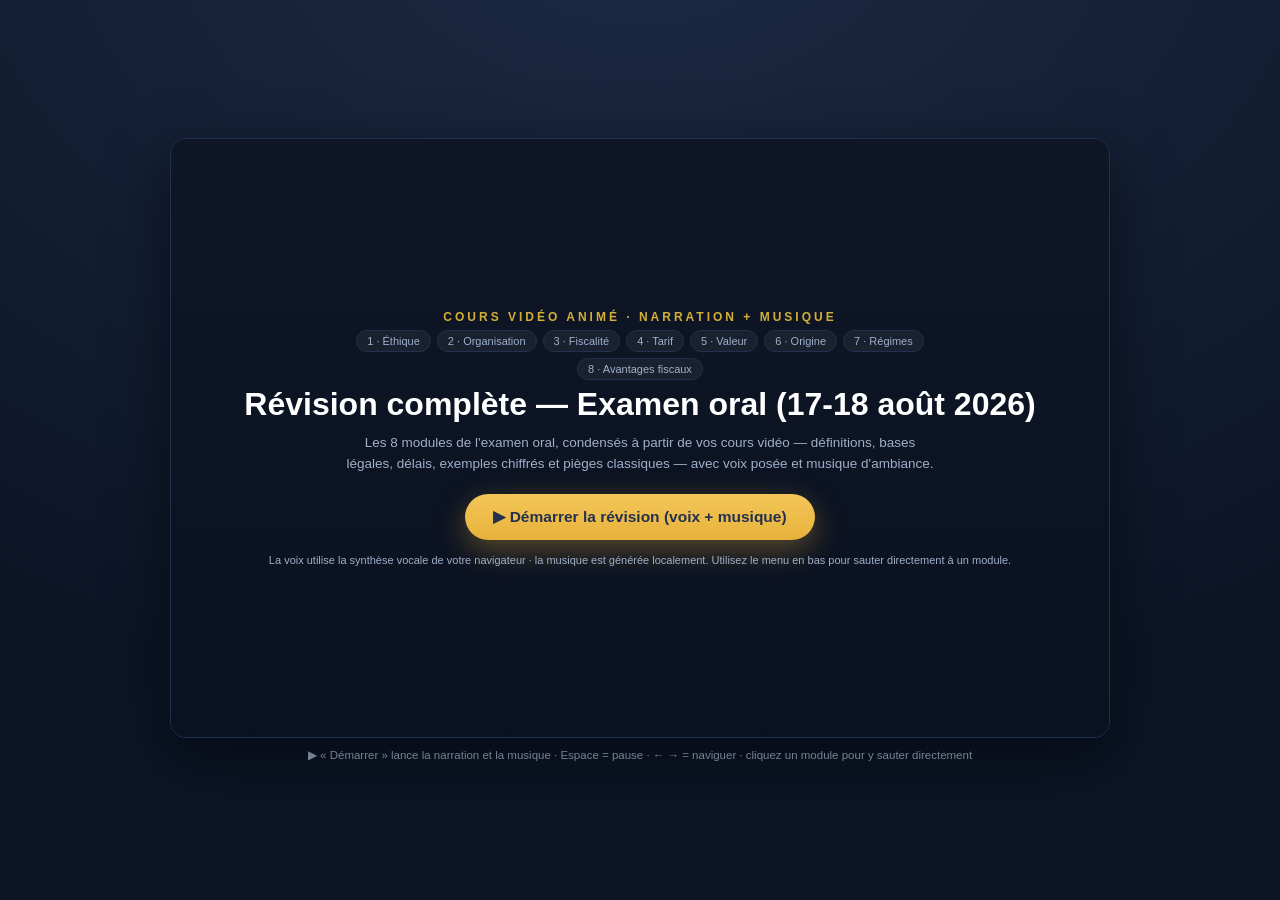
<file: revision_examen_oral_V2_corrige.html>
<!DOCTYPE html>
<html lang="fr">
<head>
<meta charset="UTF-8">
<title>Révision complète — Examen oral CAD — Cours vidéo animé</title>
<style>
  :root{
    --navy:#0c1526; --bg0:#0c1526; --panel:#151f30;
    --gold:#d4af37; --blue:#5aa9e6; --green:#7DBE85; --ice:#cadcfc;
    --red:#c96a6a; --text:#f0ece0; --muted:#9fb0c9; --line:#233150;
  }
  *{box-sizing:border-box;}
  html,body{margin:0;padding:0;height:100%;background:radial-gradient(1200px 800px at 50% -10%,#1c2a44,var(--bg0));
    font-family:"Segoe UI",Tahoma,Arial,sans-serif;color:var(--text);}
  .wrap{max-width:980px;margin:0 auto;min-height:100vh;display:flex;flex-direction:column;justify-content:center;padding:20px;}
  .player{position:relative;background:linear-gradient(180deg,var(--panel),#0f1626);border:1px solid var(--line);
    border-radius:16px;min-height:600px;display:flex;flex-direction:column;overflow:hidden;box-shadow:0 20px 60px rgba(0,0,0,.5);}
  .brand{position:absolute;top:14px;left:18px;font-size:12px;letter-spacing:2px;color:var(--gold);font-weight:700;z-index:5;}
  .modtag{position:absolute;top:14px;right:18px;font-size:11px;letter-spacing:1px;color:var(--muted);z-index:5;}
  .stage{flex:1;position:relative;padding:74px 46px 30px 46px;display:flex;align-items:center;justify-content:center;}
  .scene{position:absolute;inset:0;padding:74px 46px 30px 46px;display:flex;flex-direction:column;justify-content:center;
    opacity:0;transform:translateY(14px);transition:opacity .5s ease, transform .5s ease;pointer-events:none;overflow:auto;}
  .scene.show{opacity:1;transform:translateY(0);pointer-events:auto;}
  .kicker{letter-spacing:3px;text-transform:uppercase;font-size:12px;color:var(--gold);font-weight:700;margin-bottom:10px;}
  .arabickick{direction:rtl;unicode-bidi:isolate;font-family:"KacstNaskh","Segoe UI",sans-serif;font-size:13px;color:var(--muted);margin-bottom:6px;}
  .title{font-size:clamp(18px,3vw,26px);font-weight:800;margin:0 0 12px 0;color:#fff;}
  .sub{font-size:13.5px;color:var(--muted);margin-bottom:8px;line-height:1.45;}
  ul.bullets{margin:6px 0 0 0;padding-left:20px;}
  ul.bullets li{margin-bottom:6px;line-height:1.4;font-size:13.5px;}
  .pillars{display:flex;gap:10px;flex-wrap:wrap;margin-top:8px;}
  .pillar{flex:1;min-width:190px;background:#ffffff0d;border:1px solid var(--line);border-radius:10px;padding:11px 13px;font-size:12.5px;line-height:1.4;}
  .pillar b{color:var(--gold);}
  .flow{display:flex;align-items:center;gap:8px;flex-wrap:wrap;margin:10px 0;}
  .chip{background:#ffffff10;border:1px solid var(--line);border-radius:10px;padding:9px 14px;text-align:center;}
  .chip .v{font-weight:700;color:#fff;font-size:13px;}
  .chip .l{font-size:9.5px;color:var(--muted);letter-spacing:1px;text-transform:uppercase;margin-top:2px;}
  .chip.res{border-color:var(--gold);}
  .chip.warn{border-color:var(--red);}
  .op{color:var(--gold);font-weight:800;font-size:16px;}
  .badge{display:inline-block;background:#fdf1d822;border:1.5px solid var(--gold);color:var(--gold);border-radius:20px;
    padding:4px 14px;font-weight:700;font-size:12.5px;margin-bottom:8px;}
  .badge.red{border-color:var(--red);color:#e79a9a;background:#c96a6a1a;}
  .two-col{display:flex;gap:12px;margin-top:8px;flex-wrap:wrap;}
  .col{flex:1;min-width:210px;background:#ffffff0d;border:1px solid var(--line);border-radius:10px;padding:11px 13px;}
  .col h4{margin:0 0 6px 0;color:var(--blue);font-size:12.5px;text-transform:uppercase;letter-spacing:1px;}
  .col.warncol{border-color:var(--red);}
  .col.warncol h4{color:var(--red);}
  .three-col{display:flex;gap:9px;margin-top:8px;flex-wrap:wrap;}
  .card{flex:1;min-width:145px;background:#ffffff0d;border:1px solid var(--line);border-radius:10px;padding:10px 11px;font-size:12px;line-height:1.35;}
  .card h5{margin:0 0 4px 0;color:var(--gold);font-size:12px;}
  .tag{display:inline-block;background:#5aa9e622;border:1px solid var(--blue);color:var(--blue);border-radius:14px;
    padding:2px 9px;font-size:10.5px;margin:2px 4px 2px 0;}
  .mtable{width:100%;border-collapse:collapse;margin-top:8px;font-size:12px;}
  .mtable th,.mtable td{border:1px solid var(--line);padding:5px 8px;text-align:left;}
  .mtable th{background:#ffffff10;color:var(--gold);font-size:11px;text-transform:uppercase;letter-spacing:.5px;}
  .note{background:#ffffff0a;border-left:3px solid var(--blue);border-radius:6px;padding:8px 12px;margin-top:8px;font-size:12.5px;line-height:1.4;}
  .warnbox{background:#c96a6a14;border-left:3px solid var(--red);border-radius:6px;padding:8px 12px;margin-top:8px;font-size:12.5px;line-height:1.4;color:#f0d9d9;}
  .warnbox b{color:#e79a9a;}
  .tipbox{background:#d4af3714;border-left:3px solid var(--gold);border-radius:6px;padding:8px 12px;margin-top:8px;font-size:12.5px;line-height:1.4;}
  .tipbox b{color:var(--gold);}
  .chapter{text-align:center;}
  .chapter .num{display:inline-block;width:52px;height:52px;line-height:52px;border-radius:50%;background:linear-gradient(180deg,#f3c659,#e8b23a);
    color:#23314f;font-weight:800;font-size:22px;margin-bottom:14px;}
  .chapter h1{font-size:clamp(22px,4vw,32px);color:#fff;margin:0 0 8px 0;}
  .chapter .ar{direction:rtl;unicode-bidi:isolate;font-family:"KacstNaskh","Segoe UI",sans-serif;font-size:17px;color:var(--gold);margin-bottom:10px;}
  .chapter p{color:var(--muted);max-width:600px;margin:0 auto;line-height:1.5;font-size:13.5px;}

  .caption{padding:14px 46px;min-height:56px;background:#0a1120;border-top:1px solid var(--line);}
  .caption span{color:var(--ice);font-size:14px;line-height:1.4;}
  .bar{height:5px;background:#ffffff10;position:relative;}
  .bar i{position:absolute;left:0;top:0;bottom:0;width:0%;background:linear-gradient(90deg,var(--gold),var(--ice));}

  .controls{display:flex;align-items:center;gap:7px;padding:10px 16px;background:#0a1120;border-top:1px solid var(--line);flex-wrap:wrap;}
  .btn{background:#ffffff12;border:1px solid var(--line);color:var(--text);border-radius:8px;padding:7px 10px;
    cursor:pointer;font-size:13px;}
  .btn:hover{background:#ffffff22;}
  .btn.off{opacity:.4;}
  .btn.sp{min-width:50px;}
  .dots{display:flex;gap:4px;flex:1;justify-content:center;flex-wrap:wrap;max-height:34px;overflow:hidden;}
  .dot{width:7px;height:7px;border-radius:50%;background:#ffffff30;cursor:pointer;}
  .dot.active{background:var(--gold);}
  .dot.chapterdot{background:var(--blue);width:9px;height:9px;}
  .dot.chapterdot.active{background:var(--gold);}
  .tlabel{font-size:11.5px;color:var(--muted);min-width:44px;text-align:right;}

  .menu{padding:8px 16px 12px 16px;background:#0a1120;border-top:1px solid var(--line);display:flex;gap:6px;flex-wrap:wrap;}
  .menubtn{background:#ffffff0d;border:1px solid var(--line);color:var(--muted);border-radius:16px;padding:5px 11px;font-size:11px;cursor:pointer;}
  .menubtn:hover{background:#ffffff1a;color:var(--text);}
  .menubtn.active{border-color:var(--gold);color:var(--gold);}

  .overlay{position:absolute;inset:0;z-index:10;background:linear-gradient(180deg,#0f1626,#0a1120);
    display:flex;flex-direction:column;align-items:center;justify-content:center;text-align:center;padding:40px;}
  .overlay .kicker{margin-bottom:6px;}
  .overlay h1{font-size:clamp(21px,4vw,32px);color:#fff;margin:0 0 10px 0;}
  .overlay p{color:var(--muted);max-width:600px;margin:0 0 20px 0;line-height:1.5;font-size:13.5px;}
  .start{background:linear-gradient(180deg,#f3c659,#e8b23a);border:none;color:#23314f;font-weight:800;
    padding:14px 28px;border-radius:30px;font-size:15.5px;cursor:pointer;box-shadow:0 10px 30px rgba(232,178,58,.35);}
  .start:hover{filter:brightness(1.05);}
  .mini{font-size:11px;color:var(--muted);margin-top:14px;}
  .hint{text-align:center;color:var(--muted);font-size:11.5px;margin-top:10px;}
  .hidden{display:none !important;}
  .modlist{display:flex;flex-wrap:wrap;gap:6px;justify-content:center;max-width:640px;margin-bottom:6px;}
  .modlist span{background:#ffffff0d;border:1px solid var(--line);border-radius:14px;padding:4px 10px;font-size:11px;color:var(--muted);}
</style>
</head>
<body>
<div class="wrap">
  <div class="player" id="player">
    <div class="brand">ENDouane · Révision orale</div>
    <div class="modtag" id="modtag">Module —</div>
    <div class="stage" id="stage"></div>
    <div class="caption" id="caption"><span></span></div>
    <div class="bar"><i id="fill"></i></div>
    <div class="controls">
      <button class="btn" id="playBtn" title="Lecture/Pause">⏸</button>
      <button class="btn" id="prevBtn" title="Précédent">⏮</button>
      <button class="btn" id="nextBtn" title="Suivant">⏭</button>
      <button class="btn" id="replayBtn" title="Recommencer">⟲</button>
      <button class="btn" id="soundBtn" title="Voix (on/off)">🔊</button>
      <button class="btn" id="musicBtn" title="Musique (on/off)">🎵</button>
      <button class="btn sp" id="speedBtn" title="Vitesse de la voix">×0.9</button>
      <div class="dots" id="dots"></div>
      <div class="tlabel"><span id="sceneNo">1</span>/<span id="sceneTot">0</span></div>
    </div>
    <div class="menu" id="menu"></div>
    <div class="overlay" id="overlay">
      <div class="kicker">Cours vidéo animé · narration + musique</div>
      <div class="modlist">
        <span>1 · Éthique</span><span>2 · Organisation</span><span>3 · Fiscalité</span><span>4 · Tarif</span>
        <span>5 · Valeur</span><span>6 · Origine</span><span>7 · Régimes</span><span>8 · Avantages fiscaux</span>
      </div>
      <h1>Révision complète — Examen oral (17-18 août 2026)</h1>
      <p>Les 8 modules de l'examen oral, condensés à partir de vos cours vidéo — définitions, bases légales,
      délais, exemples chiffrés et pièges classiques — avec voix posée et musique d'ambiance.</p>
      <button class="start" id="startBtn">▶ Démarrer la révision (voix + musique)</button>
      <div class="mini" id="ttsNote">La voix utilise la synthèse vocale de votre navigateur · la musique est générée localement. Utilisez le menu en bas pour sauter directement à un module.</div>
    </div>
  </div>
  <div class="hint">▶ « Démarrer » lance la narration et la musique · Espace = pause · ← → = naviguer · cliquez un module pour y sauter directement</div>
</div>

<script>
const scenes = [

/* ================= MODULE 1 — ÉTHIQUE ================= */
{mod:1, chapter:true, kicker:"Module 1 / 8", html:`
  <div class="chapter"><div class="num">1</div>
  <h1>Éthique de la profession</h1>
  <div class="ar">أخلاقيات المهنة</div>
  <p>Le Commissionnaire Agréé en Douane : cadre légal, agrément, obligations, déontologie et dilemmes pratiques.</p></div>`,
 cap:"Premier module : l'éthique de la profession, centrée sur le commissionnaire agréé en douane, le CAD. Nous verrons son cadre légal, les conditions d'agrément, ses obligations envers la douane, le client et ses confrères, sa responsabilité, et des dilemmes pratiques à connaître pour l'oral."},

{mod:1, kicker:"Qu'est-ce qu'un CAD", html:`
  <h2 class="title">Le Commissionnaire Agréé en Douane</h2>
  <ul class="bullets">
    <li>Personne physique ou morale <b>agréée par le Ministre des Finances</b> pour accomplir, pour autrui, la déclaration en détail des marchandises (DDM)</li>
    <li>Environ <b>210 CAD</b> agréés en Tunisie</li>
    <li>Interface entre les opérateurs économiques et les administrations</li>
  </ul>
  <div class="note"><b>Cadre juridique :</b> Code des Douanes art. 101, 102, 104 à 107, 109, 110 et 368 · arrêté du 29/12/1955 (modifié 1988, 2001) · circulaire du 17/02/1990 · arrêté du 27/12/2017. Art. 102 : nul ne peut exercer sans agrément.</div>`,
 cap:"Le Commissionnaire Agréé en Douane, le CAD, est une personne physique ou morale agréée par le Ministre des Finances pour accomplir, pour autrui, les formalités de déclaration en détail des marchandises. On en compte environ deux cent dix en Tunisie. Le cadre juridique repose sur les articles 101, 102, 104 à 107, 109, 110 et 368 du Code des Douanes, ainsi que sur plusieurs textes réglementaires. L'article 102 pose le principe : nul ne peut exercer sans agrément."},

{mod:1, kicker:"Conditions d'accès", html:`
  <h2 class="title">Les conditions d'accès à la profession</h2>
  <div class="two-col">
    <div class="col"><h4>Liées à la personne</h4>
      <ul class="bullets"><li>Nationalité tunisienne</li><li>Jouissance de tous les droits civils</li>
      <li>Retrait possible si condamnation définitive</li></ul></div>
    <div class="col"><h4>Liées à la compétence</h4>
      <ul class="bullets"><li>Licence ou diplôme équivalent</li><li>2 ans d'expérience en matière douanière</li>
      <li>Examen d'aptitude professionnelle</li><li>Formation de 18 mois (6 académiques + 12 de stage)</li></ul></div>
  </div>`,
 cap:"Deux catégories de conditions s'appliquent. Liées à la personne d'abord : la nationalité tunisienne, la jouissance de tous les droits civils, avec un retrait possible de l'agrément en cas de condamnation définitive. Liées à la compétence ensuite : une licence ou un diplôme équivalent, deux ans d'expérience minimum en matière douanière, la réussite à un examen d'aptitude professionnelle, et une formation de dix-huit mois, six mois académiques à l'École Nationale des Douanes suivis de douze mois de stage pratique."},

{mod:1, kicker:"L'agrément", html:`
  <h2 class="title">L'agrément et le registre matricule</h2>
  <ul class="bullets">
    <li>Accordé par le Ministre des Finances, sur proposition du DG des Douanes</li>
    <li>Valable pour un ou plusieurs bureaux de douane précis</li>
    <li>Enregistrement sur un registre matricule — numéro reporté en <b>case 63/1 de la DDM</b></li>
    <li>Local professionnel obligatoire + au moins 2 employés CNSS dans l'année</li>
    <li>Durée indéterminée, mais retrait possible (temporaire ou définitif), <b>sans indemnité</b></li>
  </ul>`,
 cap:"L'agrément est accordé par le Ministre des Finances, sur proposition du directeur général des douanes, pour un ou plusieurs bureaux de douane précis. Il donne lieu à un enregistrement sur un registre matricule, dont le numéro est reporté en case soixante-trois barre un de la déclaration en détail. Le CAD doit disposer d'un local professionnel et recruter au moins deux employés déclarés à la CNSS. L'agrément est de durée indéterminée, mais son retrait reste possible, sans indemnité."},

{mod:1, kicker:"Qui peut déclarer + SINDA", html:`
  <h2 class="title">Qui peut déclarer en douane ? Et SINDA</h2>
  <div>
    <span class="tag">Le CAD (art. 102)</span><span class="tag">Services de transport publics (art. 109)</span>
    <span class="tag">Propriétaires</span><span class="tag">Représentants légaux</span>
    <span class="tag">Mandataires (procuration)</span><span class="tag">Autorisation ponctuelle</span>
  </div>
  <div class="note"><b>SINDA</b> — système informatique douanier tunisien : accès via un certificat de signature électronique, pour la saisie et la validation à distance des déclarations.</div>`,
 cap:"Plusieurs catégories de personnes peuvent déclarer en douane : le CAD selon le principe général de l'article 102, les services de transport publics selon l'article 109, les propriétaires des marchandises en leur nom propre, les représentants légaux, les représentants par procuration, et les déclarants sous autorisation ponctuelle. L'accès au système informatique douanier SINDA se fait via un certificat de signature électronique."},

{mod:1, kicker:"Obligations & responsabilité", html:`
  <h2 class="title">Obligations et triple responsabilité</h2>
  <div class="two-col">
    <div class="col"><h4>Envers la douane</h4>
      <ul class="bullets"><li>Répertoire annuel (case 63/2)</li><li>Conservation 3 ans</li>
      <li>Notification changement sous 2 mois</li></ul></div>
    <div class="col"><h4>Envers le client</h4>
      <ul class="bullets"><li>Diligence</li><li>Transparence sur les honoraires</li></ul></div>
  </div>
  <div class="three-col">
    <div class="card"><h5>Administrative</h5>Sanctions/retrait après avis du COCAD</div>
    <div class="card"><h5>Pénale (art. 368)</h5>Répond des opérations, sauf faute personnelle démontrée du client</div>
    <div class="card"><h5>Civile</h5>Recours du client en cas de faute d'exécution</div>
  </div>`,
 cap:"Envers la douane, le CAD tient un répertoire annuel de ses opérations, dont le numéro figure en case soixante-trois barre deux, conserve ses documents trois ans, et notifie tout changement de statut sous deux mois. Envers le client, il doit diligence et transparence sur ses honoraires. Sa responsabilité est triple : administrative, avec des sanctions après avis du COCAD ; pénale, selon l'article 368, sauf à démontrer une faute personnelle du client ; et civile, en cas de faute dans l'exécution du mandat."},

{mod:1, kicker:"Déontologie", html:`
  <h2 class="title">Déontologie envers client, administration, confrères</h2>
  <ul class="bullets">
    <li><b>Devoir de conseil</b> — limité strictement à ce que permet la loi</li>
    <li><b>Secret professionnel</b> — sauf obligation légale de communication</li>
    <li><b>Refus de mandat</b> en cas de doute sérieux sur une opération</li>
    <li><b>Envers l'administration</b> — loyauté, exactitude, coopération, signalement des anomalies</li>
    <li><b>Envers les confrères</b> — pas de dénigrement ni de concurrence déloyale (chambre de discipline)</li>
    <li><b>Conflit d'intérêts</b> — transparence, et retrait du dossier si nécessaire</li>
  </ul>`,
 cap:"La déontologie du CAD repose sur un devoir de conseil qui s'arrête strictement à ce que permet la loi, un secret professionnel qui ne cède que devant une obligation légale, et un refus de mandat en cas de doute sérieux sur la régularité d'une opération. Envers l'administration, il doit loyauté et exactitude. Envers ses confrères, un comportement loyal, sans dénigrement ni concurrence déloyale, sous le contrôle de la chambre de discipline. Face à un conflit d'intérêts, la règle est la transparence, et le retrait du dossier si nécessaire."},

{mod:1, kicker:"Sanctions", html:`
  <h2 class="title">Des sanctions graduées</h2>
  <div class="flow">
    <div class="chip"><div class="v">Avertissement</div><div class="l">manquement mineur</div></div>
    <div class="op">→</div>
    <div class="chip res"><div class="v">Suspension</div><div class="l">temporaire</div></div>
    <div class="op">→</div>
    <div class="chip warn"><div class="v">Retrait</div><div class="l">de l'agrément</div></div>
  </div>
  <div class="warnbox"><b>Cumul possible :</b> exercer après retrait d'agrément = infraction douanière : emprisonnement de 1 à 15 jours + amende de 500 à 3 000 dinars.</div>`,
 cap:"Les sanctions disciplinaires sont graduées : l'avertissement pour un manquement mineur, la suspension temporaire pour un manquement plus sérieux, et le retrait de l'agrément pour les manquements les plus graves. Ce retrait peut se cumuler avec une sanction pénale : continuer d'exercer après un retrait d'agrément expose à un emprisonnement d'un à quinze jours et à une amende de cinq cents à trois mille dinars."},

{mod:1, kicker:"Dilemmes pratiques", html:`
  <h2 class="title">Quatre dilemmes à connaître</h2>
  <ul class="bullets">
    <li><b>Pression pour sous-évaluer</b> — facture modifiée par un client → refus catégorique</li>
    <li><b>Lien familial avec l'agent du dossier</b> → signaler pour réattribution</li>
    <li><b>Cadeau important après dédouanement</b> → refuser ou signaler</li>
    <li><b>Confrère qui « ferme les yeux »</b> → pas de dénigrement direct, signaler à la chambre de discipline</li>
  </ul>
  <div class="badge">Fin du Module 1 — Éthique de la profession</div>`,
 cap:"Quatre dilemmes à retenir pour l'oral. Un client qui fournit une facture modifiée pour sous-évaluer : le refus est catégorique. Un lien familial avec l'agent chargé du dossier : il faut le signaler pour réattribution. Un cadeau important après un dédouanement réussi : mieux vaut le refuser ou le signaler. Un confrère qui ferme les yeux sur des irrégularités : pas de dénigrement direct, mais un signalement factuel à la chambre de discipline. Ceci conclut le module sur l'éthique de la profession."},

/* ================= MODULE 2 — ORGANISATION ================= */
{mod:2, chapter:true, kicker:"Module 2 / 8", html:`
  <div class="chapter"><div class="num">2</div>
  <h1>Organisation et attributions de l'Administration Générale des Douanes</h1>
  <div class="ar">تنظيم ومشمولات الإدارة العامة للديوانة</div>
  <p>Ordre n° 1845 de 1994 — missions, composition, bureaux spécialisés, directions centrales et régionales.</p></div>`,
 cap:"Deuxième module : l'organisation de l'Administration Générale des Douanes, fixée par l'ordre numéro mille huit cent quarante-cinq de mille neuf cent quatre-vingt-quatorze. Nous verrons ses missions, sa composition, ses bureaux spécialisés, ses directions centrales, et son organisation régionale jusqu'aux bureaux de douane."},

{mod:2, kicker:"Missions", html:`
  <h2 class="title">Les missions de l'Administration des Douanes</h2>
  <div class="sub">Rattachée au ministère des Finances, elle est chargée notamment de :</div>
  <ul class="bullets">
    <li>Appliquer les lois et règlements douaniers sur tout le territoire</li>
    <li>Surveiller les frontières nationales</li>
    <li>Recouvrer les droits, taxes et impôts douaniers</li>
    <li>Représenter la Tunisie dans les instances internationales (GATT, UE, ONU)</li>
    <li>Rechercher et réprimer les infractions douanières</li>
    <li>Former et recycler les agents des douanes</li>
  </ul>`,
 cap:"L'Administration Générale des Douanes relève du ministère des Finances. Elle applique les lois douanières sur tout le territoire, contribue à la surveillance des frontières, recouvre les droits et taxes, représente la Tunisie dans les instances internationales comme le GATT, l'Union européenne ou l'ONU, réprime les infractions douanières, et assure la formation des agents."},

{mod:2, kicker:"Composition", html:`
  <h2 class="title">Cinq composantes, plus deux organes d'appui</h2>
  <div class="flow">
    <div class="chip"><div class="v">Secrétariat</div><div class="l">de la douane</div></div>
    <div class="op">+</div>
    <div class="chip res"><div class="v">Contrôle</div><div class="l">général</div></div>
    <div class="op">+</div>
    <div class="chip"><div class="v">Admin.</div><div class="l">centrale</div></div>
    <div class="op">+</div>
    <div class="chip"><div class="v">Admin.</div><div class="l">régionale</div></div>
    <div class="op">+</div>
    <div class="chip"><div class="v">Garde</div><div class="l">douanière</div></div>
  </div>
  <div class="sub" style="margin-top:10px;">+ le Conseil de la douane (consultatif) et l'École Nationale des Douanes (formation)</div>`,
 cap:"L'Administration comprend cinq composantes : le secrétariat de la douane, le contrôle général, l'administration centrale, l'administration régionale, et la garde douanière. S'y ajoutent le conseil de la douane, organe consultatif présidé par le directeur général, et l'école nationale des douanes, chargée de la formation initiale et continue, dirigée par un directeur assisté de trois sous-directeurs et six chefs de service."},

{mod:2, kicker:"Contrôle général", html:`
  <h2 class="title">Le Contrôle général de la douane</h2>
  <div class="three-col">
    <div class="card"><h5>Mission</h5>Coordination, inspection, suivi, évaluation nationale</div>
    <div class="card"><h5>Structure</h5>6 sections, sous des contrôleurs généraux</div>
    <div class="card"><h5>Rang</h5>Directeur d'administration centrale</div>
  </div>`,
 cap:"Le contrôle général est composé de contrôleurs généraux chargés de la coordination, de l'inspection et de l'évaluation de tous les services. Il comprend six sections, et chaque contrôleur général a rang de directeur d'administration centrale."},

{mod:2, kicker:"Bureaux spécialisés & directions", html:`
  <h2 class="title">9 bureaux spécialisés + 12 directions centrales</h2>
  <div class="sub">Bureaux spécialisés :</div>
  <div><span class="tag">Sécurité douanière</span><span class="tag">Tunisiens à l'étranger</span><span class="tag">Entreprises exportatrices</span>
  <span class="tag">Avantages fiscaux</span><span class="tag">Coopération internationale</span><span class="tag">Législation/études</span>
  <span class="tag">Anti-dumping</span><span class="tag">Dépôt et saisie</span><span class="tag">Renseignements (2004)</span></div>
  <div class="pillars" style="margin-top:10px;">
    <div class="pillar"><b>4 techniques</b><br>Tarif, Régimes, Statistiques/Info., Valeur (2004)</div>
    <div class="pillar"><b>4 de contrôle</b><br>Inspection, Recherches, Contentieux, Risques (2004)</div>
    <div class="pillar"><b>4 de soutien</b><br>RH, Recrutement/Formation (2014), Matériel, Finances</div>
  </div>`,
 cap:"L'administration centrale comprend neuf bureaux spécialisés, chacun dirigé par un chef de bureau ayant rang de directeur d'administration centrale. Elle comprend aussi douze directions réparties en trois groupes : quatre directions techniques, dont le tarif, les régimes douaniers, les statistiques et informatique, et la valeur ajoutée en deux mille quatre ; quatre directions de contrôle, dont les recherches douanières en lien avec Interpol, et la gestion des risques ; et quatre directions de soutien, dont le recrutement et la formation créés en deux mille quatorze."},

{mod:2, kicker:"Régions & bureaux de terrain", html:`
  <h2 class="title">8 directions régionales et bureaux de douane</h2>
  <div><span class="tag">Tunis Nord</span><span class="tag">Tunis Sud</span><span class="tag">Jendouba</span>
  <span class="tag">Sousse</span><span class="tag">Sfax</span><span class="tag">Kasserine</span>
  <span class="tag">Gafsa</span><span class="tag">Médenine</span></div>
  <div class="sub" style="margin-top:8px;">Chacune : 3 sous-directions (techniques, contrôle, soutien)</div>
  <div class="flow" style="margin-top:8px;">
    <div class="chip"><div class="v">Frontaliers</div><div class="l">Postes, ports, aéroports</div></div>
    <div class="op">·</div>
    <div class="chip res"><div class="v">Régionaux</div><div class="l">Sièges de gouvernorats</div></div>
    <div class="op">·</div>
    <div class="chip"><div class="v">Intérieurs</div><div class="l">Territoire douanier</div></div>
  </div>
  <div class="badge">Fin du Module 2 — Organisation</div>`,
 cap:"L'administration régionale repose sur huit directions régionales, révisées en deux mille treize : Tunis Nord, Tunis Sud, Jendouba, Sousse, Sfax, Kasserine, Gafsa et Médenine, chacune structurée en trois sous-directions. Sur le terrain, on distingue les bureaux frontaliers, régionaux et intérieurs, chaque bureau central comprenant un service technique, une recette douanière dont le receveur est comptable public, un service de soutien, et un peloton commercial de surveillance. Ceci conclut le module sur l'organisation."},

/* ================= MODULE 3 — FISCALITÉ ================= */
{mod:3, chapter:true, kicker:"Module 3 / 8", html:`
  <div class="chapter"><div class="num">3</div>
  <h1>Le système fiscal tunisien et les obligations des contribuables</h1>
  <div class="ar">الواجبات الجبائية</div>
  <p>Régime déclaratif, quatre régimes fiscaux, IRPP et IS, obligations déclaratives, comptables et de facturation.</p></div>`,
 cap:"Troisième module : le système fiscal tunisien et les obligations des contribuables. Nous verrons le régime déclaratif, les quatre régimes fiscaux possibles, le calcul de l'impôt sur le revenu et de l'impôt sur les sociétés, puis les principales obligations : déclaration d'existence, comptabilité, déclarations périodiques, et facturation."},

{mod:3, kicker:"Système déclaratif", html:`
  <h2 class="title">Un système fondé sur la déclaration spontanée</h2>
  <ul class="bullets">
    <li>Le contribuable (« mutalib bil-adaa ») déclare lui-même et paie l'impôt dû</li>
    <li>Pas de contrôle préalable systématique</li>
  </ul>
  <div class="note">Textes : Code de l'IRPP/IS · Code de la TVA · Code des droits d'enregistrement et de timbre · Code des droits et procédures fiscaux · Code de la fiscalité locale · Code d'incitation aux investissements.</div>`,
 cap:"Le système fiscal tunisien repose sur la déclaration spontanée : c'est le contribuable, appelé mutalib bil-adaa, qui déclare lui-même ses revenus et paie l'impôt dû, sans contrôle préalable systématique. Il est encadré par plusieurs codes : celui de l'impôt sur le revenu et des sociétés, celui de la TVA, celui des droits d'enregistrement et de timbre, celui des droits et procédures fiscaux, et celui de la fiscalité locale."},

{mod:3, kicker:"Les 4 régimes fiscaux", html:`
  <h2 class="title">Quatre régimes fiscaux possibles</h2>
  <table class="mtable">
    <tr><th>Régime</th><th>Seuils / conditions</th></tr>
    <tr><td>Réel</td><td>Sociétés + personnes physiques CA &gt; 100 000 D</td></tr>
    <tr><td>Réel simplifié</td><td>CA ≤ 300 000 D (achat-revente) / 150 000 D (services)</td></tr>
    <tr><td>Forfaitaire</td><td>CA ≤ 10 000 D fixe · 10 000 à 100 000 D : taux 3%</td></tr>
    <tr><td>Forfaitaire d'assiette</td><td>Optionnel — 80% des recettes</td></tr>
  </table>`,
 cap:"Quatre régimes fiscaux existent. Le régime réel, obligatoire pour les sociétés et les personnes physiques dont le chiffre d'affaires dépasse cent mille dinars, avec comptabilité complète. Le réel simplifié, jusqu'à trois cent mille dinars pour l'achat-revente ou cent cinquante mille pour les services. Le forfaitaire, un montant fixe jusqu'à dix mille dinars, puis un taux de trois pourcent jusqu'à cent mille. Et le forfaitaire d'assiette, optionnel, où le bénéfice imposable est fixé à quatre-vingt pourcent des recettes."},

{mod:3, kicker:"IRPP & IS — cadre", html:`
  <h2 class="title">IRPP et IS : qui, et sur quoi ?</h2>
  <div class="two-col">
    <div class="col"><h4>Résident</h4>Résidence principale en Tunisie, ou présence ≥ 183 jours/an, ou agent de l'État à l'étranger non imposé là-bas</div>
    <div class="col"><h4>7 catégories de revenus</h4>Traitements/salaires · agricole/pêche · professions non commerciales · revenus fonciers · bénéfices industriels/commerciaux · valeurs mobilières · autres</div>
  </div>`,
 cap:"L'impôt sur le revenu des personnes physiques et l'impôt sur les sociétés frappent les revenus des résidents et les revenus de source tunisienne des non-résidents. Est résident toute personne ayant sa résidence principale en Tunisie, ou y étant présente au moins cent quatre-vingt-trois jours par an. Sept catégories de revenus sont soumises à l'IRPP, des traitements et salaires jusqu'aux revenus des valeurs mobilières."},

{mod:3, kicker:"Barème IRPP", html:`
  <h2 class="title">Le barème progressif de l'IRPP</h2>
  <table class="mtable">
    <tr><th>Tranche</th><th>Taux</th></tr>
    <tr><td>0 à 5 000 D</td><td>0%</td></tr>
    <tr><td>5 000 à 10 000 D</td><td>15%</td></tr>
    <tr><td>10 000 à 20 000 D</td><td>25%</td></tr>
    <tr><td>20 000 à 30 000 D</td><td>30%</td></tr>
    <tr><td>30 000 à 40 000 D</td><td>33%</td></tr>
    <tr><td>40 000 à 50 000 D</td><td>36%</td></tr>
    <tr><td>50 000 à 70 000 D</td><td>38%</td></tr>
    <tr><td>Au-delà de 70 000 D</td><td>40%</td></tr>
  </table>`,
 cap:"Le barème progressif de l'IRPP s'échelonne ainsi : aucun impôt jusqu'à cinq mille dinars, quinze pourcent jusqu'à dix mille, vingt-cinq pourcent jusqu'à vingt mille, trente pourcent jusqu'à trente mille, trente-trois pourcent jusqu'à quarante mille, trente-six pourcent jusqu'à cinquante mille, trente-huit pourcent jusqu'à soixante-dix mille, et quarante pourcent au-delà."},

{mod:3, kicker:"Déductions & IS", html:`
  <h2 class="title">Déductions communes et impôt sur les sociétés</h2>
  <ul class="bullets">
    <li>300 D chef de famille · 100 D/enfant à charge (4 premiers) · 1 000 D enfant étudiant &lt;25 ans · 2 000 D enfant handicapé</li>
    <li>Jusqu'à 5% du revenu net (plafond 450 D) par parent à charge</li>
    <li>Minimum d'impôt : 0,2% du CA (plancher 300 D)</li>
  </ul>
  <div class="note"><b>IS :</b> résultat fiscal = résultat comptable + réintégrations − déductions ; taux général et taux spécifiques (10 à 40%) ; minimum 0,2% ou 0,1% du CA.</div>`,
 cap:"Plusieurs déductions communes existent : trois cents dinars au titre de chef de famille, cent dinars par enfant à charge dans la limite de quatre, mille dinars par enfant étudiant non boursier, deux mille dinars par enfant handicapé. Un minimum d'impôt de zéro virgule deux pourcent du chiffre d'affaires s'applique par ailleurs. Pour les sociétés, le résultat fiscal s'obtient à partir du résultat comptable, retraité par des réintégrations et des déductions, avec un taux général ou des taux spécifiques."},

{mod:3, kicker:"Paiement & obligations", html:`
  <h2 class="title">Paiement de l'impôt et obligations déclaratives</h2>
  <div class="flow">
    <div class="chip"><div class="v">Retenue</div><div class="l">à la source</div></div>
    <div class="op">+</div>
    <div class="chip res"><div class="v">3 acomptes</div><div class="l">30% chacun</div></div>
    <div class="op">+</div>
    <div class="chip"><div class="v">Solde</div><div class="l">déclaration annuelle</div></div>
  </div>
  <ul class="bullets" style="margin-top:8px;">
    <li>Déclaration d'existence avant activité — amende 1 000 à 50 000 D</li>
    <li>Comptabilité conservée 10 ans — amende 100 à 10 000 D</li>
    <li>Retenue à la source : 10% honoraires/loyers (5% véhicules), 1,5% achats ≥1 000 D</li>
  </ul>
  <div class="badge">Fin du Module 3 — Fiscalité</div>`,
 cap:"L'impôt se règle en trois temps : la retenue à la source, trois acomptes provisionnels de trente pourcent chacun, et le solde lors de la déclaration annuelle. Avant toute activité, une déclaration d'existence est obligatoire, sous peine d'amende. La comptabilité doit être conservée dix ans. Et la retenue à la source s'applique à dix pourcent sur les honoraires et loyers, à un virgule cinq pourcent sur les achats supérieurs à mille dinars. Ceci conclut le module sur la fiscalité."},

/* ================= MODULE 4 — TARIF ================= */
{mod:4, chapter:true, kicker:"Module 4 / 8", html:`
  <div class="chapter"><div class="num">4</div>
  <h1>Le tarif douanier</h1>
  <div class="ar">التعريفة الديوانية</div>
  <p>Le Système Harmonisé : 21 sections, 97 chapitres — la logique de classement plutôt que le par-cœur.</p></div>`,
 cap:"Quatrième module : le tarif douanier, et sa colonne vertébrale, le Système Harmonisé, avec ses vingt-et-une sections et ses quatre-vingt-dix-sept chapitres. L'objectif n'est pas de tout mémoriser, mais de maîtriser la logique de classement : le degré de transformation d'un produit, et la fonction qui prime souvent sur la matière. Nous parcourrons les sections en groupes, avec les pièges classiques signalés dans votre guide."},

{mod:4, kicker:"Structure du SH", html:`
  <h2 class="title">21 sections, 97 chapitres : la hiérarchie</h2>
  <div class="flow">
    <div class="chip"><div class="v">Section</div><div class="l">I à XXI</div></div>
    <div class="op">→</div>
    <div class="chip"><div class="v">Chapitre</div><div class="l">2 chiffres (01-97)</div></div>
    <div class="op">→</div>
    <div class="chip res"><div class="v">Position</div><div class="l">4 chiffres</div></div>
    <div class="op">→</div>
    <div class="chip"><div class="v">Sous-position</div><div class="l">6 chiffres</div></div>
  </div>
  <div class="note">Les sections regroupent les chapitres par grande famille de matière ou de fonction (animal, végétal, textile, machines...). Chaque section porte des <b>notes clés</b> et souvent des <b>exclusions explicites</b> vers d'autres sections.</div>`,
 cap:"Le Système Harmonisé s'organise en quatre niveaux : la section, qui regroupe une grande famille de produits ; le chapitre, à deux chiffres ; la position, à quatre chiffres ; et la sous-position, à six chiffres, harmonisée au niveau international. Chaque section porte des notes clés, et surtout des exclusions explicites qui renvoient certains produits vers une autre section."},

{mod:4, kicker:"Principe 1 — Degré de transformation", html:`
  <h2 class="title">Premier réflexe : le degré de transformation</h2>
  <div class="sub">Un produit brut change souvent de section dès qu'il subit une transformation industrielle.</div>
  <table class="mtable">
    <tr><th>Produit brut</th><th>Transformation</th><th>Nouvelle section</th></tr>
    <tr><td>Viande fraîche (I)</td><td>Cuisson, conserve</td><td>IV, Ch.16</td></tr>
    <tr><td>Peau fraîche (I)</td><td>Tannage</td><td>VIII, Ch.41</td></tr>
    <tr><td>Graine/fruit (II)</td><td>Extraction d'huile</td><td>III, Ch.15</td></tr>
    <tr><td>Graisse (III)</td><td>Saponification</td><td>VI, Ch.34 (savon)</td></tr>
  </table>`,
 cap:"Premier grand réflexe pour l'oral : le degré de transformation. Une viande fraîche de la Section I devient, une fois cuisinée ou mise en conserve, une préparation alimentaire de la Section IV. Une peau fraîche devient, après tannage, un cuir de la Section VIII. Une graine ou un fruit devient, après extraction, une huile de la Section III. Et cette huile, une fois saponifiée, devient un savon classé en Section VI. À chaque étape de transformation industrielle, la marchandise change généralement de section."},

{mod:4, kicker:"Principe 2 — La fonction prime", html:`
  <h2 class="title">Deuxième réflexe : la fonction prime sur la matière</h2>
  <div class="sub">Pour de nombreux objets finis, c'est leur usage — pas leur matière — qui détermine la section.</div>
  <table class="mtable">
    <tr><th>Objet</th><th>Matière</th><th>Classé selon...</th></tr>
    <tr><td>Chaussure</td><td>Cuir, textile ou caoutchouc</td><td>Toujours Section XII, Ch.64</td></tr>
    <tr><td>Meuble</td><td>Bois, métal ou plastique</td><td>Toujours Section XX, Ch.94</td></tr>
    <tr><td>Jouet</td><td>Plastique, bois, peluche...</td><td>Toujours Section XX, Ch.95</td></tr>
    <tr><td>Coiffure</td><td>Textile, feutre...</td><td>Toujours Section XII, Ch.65</td></tr>
  </table>
  <div class="tipbox"><b>À l'oral :</b> face à un objet composite ou fini, demandez-vous d'abord « à quoi ça sert ? » avant de penser à la matière.</div>`,
 cap:"Deuxième grand réflexe : la fonction prime souvent sur la matière. Une chaussure, qu'elle soit en cuir, en textile ou en caoutchouc, reste toujours classée au chapitre soixante-quatre, dans la Section douze. Un meuble, quelle que soit sa matière, reste toujours en chapitre quatre-vingt-quatorze. Un jouet, de même, rejoint toujours le chapitre quatre-vingt-quinze de la Section vingt. Face à un objet fini ou composite, le réflexe à l'oral est de se demander d'abord à quoi il sert, avant de penser à sa matière."},

{mod:4, kicker:"Sections I à III", html:`
  <h2 class="title">Sections I à III — Du vivant à la matière grasse</h2>
  <div class="pillars">
    <div class="pillar"><b>I — Animaux (Ch.1-5)</b><br>Animaux vivants, viandes, poissons, lait, miel</div>
    <div class="pillar"><b>II — Végétaux (Ch.6-14)</b><br>Plantes, légumes, fruits, céréales, épices</div>
    <div class="pillar"><b>III — Graisses (Ch.15)</b><br>Huiles et graisses brutes ou raffinées</div>
  </div>
  <div class="warnbox"><b>Pièges à connaître :</b> un animal empaillé (taxidermie) → Section XXI, Ch.97, pas Section I · des plumes préparées pour coussins → Section XII, Ch.67 · la farine de blé pour panification <b>reste</b> en Ch.11 (Section II) — ce n'est qu'une première transformation physique.</div>`,
 cap:"Les sections un à trois couvrent le vivant et ses premiers dérivés : les animaux et leurs produits bruts, les végétaux à l'état brut ou peu transformé, puis les graisses et huiles. Attention à trois pièges : un animal naturalisé par taxidermie change de destination économique et rejoint les objets de collection en Section vingt-et-un ; des plumes préparées pour la literie rejoignent la Section douze ; et la farine de blé destinée à la panification reste en chapitre onze, car il ne s'agit que d'une première transformation physique, pas d'une préparation alimentaire composée."},

{mod:4, kicker:"Sections IV à V", html:`
  <h2 class="title">Sections IV à V — Alimentaire élaboré, boissons, tabac, minéraux</h2>
  <div class="two-col">
    <div class="col"><h4>IV — Industries alimentaires (Ch.16-24)</h4>Préparations, sucres, cacao, boissons, tabacs — produits transformés/élaborés</div>
    <div class="col"><h4>V — Produits minéraux (Ch.25-27)</h4>Sel, pierres, minerais, combustibles — matières premières brutes ou peu travaillées</div>
  </div>
  <div class="warnbox"><b>Pièges :</b> le tabac brut <b>reste</b> en Ch.24, qu'il soit brut ou manufacturé, seule la sous-position change · le ciment Portland <b>reste</b> en Ch.25 même conditionné en sacs · les diamants taillés quittent la Section V pour la Section XIV (Ch.71).</div>`,
 cap:"La Section quatre regroupe les produits alimentaires élaborés, les boissons et le tabac : dès qu'un ingrédient est ajouté ou qu'une cuisson intervient, un produit brut de la Section deux bascule ici. La Section cinq, elle, couvre les matières premières minérales brutes ou peu travaillées. Deux précisions à retenir : le tabac, brut ou manufacturé, reste toujours au chapitre vingt-quatre ; et le ciment reste au chapitre vingt-cinq même conditionné en sacs, tant qu'il n'est pas transformé en ouvrage comme du béton coulé."},

{mod:4, kicker:"Section VI — la chimie", html:`
  <h2 class="title">Section VI — La chimie, section la plus vaste (11 chapitres)</h2>
  <ul class="bullets">
    <li>Ch.28-38 : chimie inorganique, organique, pharmacie, engrais, parfumerie, savons, explosifs, photo...</li>
  </ul>
  <div class="warnbox"><b>Piège majeur :</b> les matières plastiques et le caoutchouc (Ch.39-40), bien que produits chimiquement, ont leur <b>propre section VII</b> dédiée — ils ne restent PAS en Section VI.</div>
  <div class="note">Autres précisions : les allumettes <b>restent</b> en Ch.36 (ce n'est pas une exclusion) · une pellicule vierge non exposée <b>reste</b> en Ch.37 · une fibre synthétique une fois filée quitte la chimie pour la Section XI (textile).</div>`,
 cap:"La Section six est la plus vaste du tarif avec onze chapitres : elle couvre toute la chimie de base, des produits inorganiques aux produits pharmaceutiques, en passant par les engrais, la parfumerie et les explosifs. Piège majeur à connaître : les matières plastiques et le caoutchouc, bien que produits chimiquement, ne restent pas dans cette section, ils ont leur propre section sept. Autres précisions utiles : les allumettes restent bien en chapitre trente-six, et une pellicule photographique vierge, non encore exposée, reste en chapitre trente-sept."},

{mod:4, kicker:"Section VII — plastique & caoutchouc", html:`
  <h2 class="title">Section VII — Plastique et caoutchouc : la fonction reprend le dessus</h2>
  <ul class="bullets">
    <li>Ch.39 Matières plastiques et ouvrages · Ch.40 Caoutchouc et ouvrages</li>
  </ul>
  <div class="note">Un objet composite n'est classé ici que si le plastique/caoutchouc lui donne son <b>caractère essentiel</b>. Sinon, la fonction reprend le dessus : jouet en plastique → XX (Ch.95) · meuble en plastique → XX (Ch.94) · chaussure en caoutchouc → XII (Ch.64).</div>
  <div class="tipbox">Un emballage plastique vide, non associé à son contenu, reste en Ch.39.</div>`,
 cap:"La Section sept couvre les matières plastiques et le caoutchouc, sous forme brute comme sous forme d'ouvrages finis. Mais dès qu'un objet composite a une fonction identifiable, cette fonction reprend le dessus sur la matière : un jouet en plastique rejoint la Section vingt, un meuble en plastique aussi, une chaussure en caoutchouc rejoint la Section douze. Seul un emballage plastique vide, non encore associé à son contenu, reste classé selon sa matière, en chapitre trente-neuf."},

{mod:4, kicker:"Sections VIII à X", html:`
  <h2 class="title">Sections VIII à X — Cuir, bois, papier</h2>
  <div class="pillars">
    <div class="pillar"><b>VIII — Cuir (Ch.41-43)</b><br>Peau brute → cuir tanné → article fini</div>
    <div class="pillar"><b>IX — Bois (Ch.44-46)</b><br>Bois brut → transformé → ouvrages (meubles exclus)</div>
    <div class="pillar"><b>X — Papier (Ch.47-49)</b><br>Pâte à papier → papier → produits imprimés</div>
  </div>
  <div class="warnbox"><b>Pièges :</b> chaussures en cuir → XII, pas VIII · meubles en bois → XX, pas IX · une peau simplement séchée/salée <b>reste</b> en Ch.41 (le tannage n'est pas encore intervenu) · le papier peint mural <b>reste</b> en Ch.48 (ce n'est pas une exclusion) · les jeux en carton → XX (Ch.95).</div>`,
 cap:"Ces trois sections suivent chacune une chaîne de transformation : la peau brute devient cuir tanné puis article de maroquinerie ; le bois brut devient bois transformé puis ouvrage, les meubles restant toutefois exclus vers la Section vingt ; la pâte à papier devient papier puis produit imprimé. Pièges à retenir : une peau simplement séchée reste en chapitre quarante-et-un tant que le tannage chimique n'est pas intervenu, et le papier peint mural reste bien classé en chapitre quarante-huit, ce n'est pas une exclusion."},

{mod:4, kicker:"Section XI — le textile", html:`
  <h2 class="title">Section XI — Le textile, section la plus longue (14 chapitres)</h2>
  <div class="flow">
    <div class="chip"><div class="v">Matière</div><div class="l">soie, laine, coton...</div></div>
    <div class="op">→</div>
    <div class="chip"><div class="v">Fil</div><div class="l">filature</div></div>
    <div class="op">→</div>
    <div class="chip res"><div class="v">Tissu</div><div class="l">bonneterie ou tissé</div></div>
    <div class="op">→</div>
    <div class="chip"><div class="v">Vêtement</div><div class="l">Ch.61 ou 62</div></div>
  </div>
  <div class="note"><b>Distinction clé :</b> bonneterie/tricoté (Ch.60-61) vs tissé (Ch.62). Chaussures et coiffures textiles → Section XII, pas XI. Un filet de pêche confectionné <b>reste</b> en Ch.56.</div>`,
 cap:"La Section onze, consacrée au textile, est la plus longue du tarif avec quatorze chapitres. Elle suit la chaîne complète : de la matière première à la fibre filée, puis au tissu, tricoté en bonneterie ou tissé classique, jusqu'au vêtement fini. La distinction entre bonneterie, chapitres soixante et soixante-et-un, et tissé, chapitre soixante-deux, est essentielle. Et malgré leur matière textile, les chaussures et les coiffures rejoignent toujours la Section douze."},

{mod:4, kicker:"Sections XII à XIV", html:`
  <h2 class="title">Sections XII à XIV — Chaussures, pierre/verre, pierres précieuses</h2>
  <div class="pillars">
    <div class="pillar"><b>XII (Ch.64-67)</b><br>Chaussures, coiffures, parapluies, fleurs artificielles</div>
    <div class="pillar"><b>XIII (Ch.68-70)</b><br>Pierre, plâtre, céramique, verre</div>
    <div class="pillar"><b>XIV (Ch.71)</b><br>Perles, pierres gemmes, métaux précieux, bijouterie</div>
  </div>
  <div class="warnbox"><b>Pièges :</b> chaussure orthopédique médicale → XVIII (Ch.90), pas XII · isolateur électrique en céramique → XVI (Ch.85) · pierres gemmes → XIV, pas XIII · <b>la bijouterie de fantaisie</b>, même en métal commun, reste par convention au <b>Ch.71</b> (Section XIV) · pièce de collection ancienne → XXI.</div>`,
 cap:"Ces trois sections regroupent les chaussures et accessoires vestimentaires, puis la pierre, la céramique et le verre, puis enfin les perles, pierres gemmes et métaux précieux. Trois pièges à connaître : une chaussure conçue à des fins médicales rejoint la Section dix-huit ; un isolateur électrique en céramique rejoint la Section seize dès que sa fonction électrique est reconnaissable ; et surtout, la bijouterie de fantaisie, même fabriquée en métal commun, reste classée par convention du Système Harmonisé au chapitre soixante-et-onze, dans la Section quatorze."},

{mod:4, kicker:"Section XV — métaux communs", html:`
  <h2 class="title">Section XV — Métaux communs (10 chapitres)</h2>
  <ul class="bullets">
    <li>Organisée par métal : fer/acier (Ch.72-73) d'abord, puis cuivre, nickel, aluminium, zinc... puis outils et ouvrages divers</li>
  </ul>
  <div class="warnbox"><b>Pièges :</b> une partie reconnaissable de machine → Section XVI · un meuble métallique → Section XX · une carrosserie de véhicule → Section XVII · un coffre-fort <b>reste</b> en Ch.83 malgré sa fonction de sécurité · les vis/boulons/roulements « d'usage général » restent en Section XV même destinés à un véhicule ou une machine.</div>`,
 cap:"La Section quinze organise les métaux communs, d'abord le fer et l'acier, puis les métaux non ferreux, puis les outils et ouvrages divers. Une pièce métallique identifiable comme faisant exclusivement partie d'une machine rejoint la Section seize ; un meuble métallique rejoint la Section vingt ; une carrosserie de véhicule, la Section dix-sept. Mais attention, les vis, boulons et roulements dits d'usage général restent en Section quinze, même s'ils sont destinés à un véhicule ou une machine précise — c'est une exclusion explicite des sections voisines."},

{mod:4, kicker:"Section XVI — machines & électrique", html:`
  <h2 class="title">Section XVI — Machines et matériel électrique (Ch.84-85)</h2>
  <div class="sub">L'une des sections les plus importantes en volume d'échanges mondiaux : ordinateurs, téléphones, moteurs, électroménager...</div>
  <div class="warnbox"><b>Pièges :</b> meuble avec éclairage intégré → <b>reste</b> XX (fonction d'ameublement prime) · montres/horlogerie électronique → XVIII, pas XVI · jouets électroniques → XX · les ampoules et lampes électriques <b>restent</b> en Ch.85 (ce n'est pas une exclusion).</div>`,
 cap:"La Section seize, qui couvre les machines et le matériel électrique, pèse énormément dans le commerce mondial : ordinateurs, téléphones, moteurs, électroménager. Trois pièges classiques : un meuble avec éclairage intégré reste en Section vingt, car la fonction d'ameublement prime sur le composant électrique accessoire ; l'horlogerie, même électronique, reste une catégorie à part en Section dix-huit ; et les jouets électroniques rejoignent toujours la Section vingt, malgré leurs composants électroniques."},

{mod:4, kicker:"Section XVII — transport", html:`
  <h2 class="title">Section XVII — Matériel de transport (Ch.86-89)</h2>
  <ul class="bullets">
    <li>Par mode : ferroviaire, automobile, aérien, maritime</li>
  </ul>
  <div class="warnbox"><b>Pièges :</b> les pièces « d'usage général » (vis, roulements) → <b>restent</b> Section XV, même destinées à un véhicule · les pneumatiques → Section VII (Ch.40), classés selon leur matière · un fauteuil roulant électrique médical <b>reste</b> en Ch.87 (position nommément dédiée) · un moteur d'avion vendu séparément → Section XVI (Ch.84).</div>`,
 cap:"La Section dix-sept regroupe le matériel de transport par mode : ferroviaire, automobile, aérien, maritime. Comme pour les métaux, les pièces d'usage général restent hors de cette section. Les pneumatiques, malgré leur rôle indispensable, restent classés selon leur matière en Section sept. En revanche, un fauteuil roulant électrique à fonction médicale reste bien en chapitre quatre-vingt-sept, car le Système Harmonisé lui réserve une position nommément dédiée, malgré sa fonction médicale."},

{mod:4, kicker:"Sections XVIII à XIX", html:`
  <h2 class="title">Sections XVIII à XIX — Précision, horlogerie, musique · Armes</h2>
  <div class="two-col">
    <div class="col"><h4>XVIII (Ch.90-92)</h4>Instruments d'optique, médicaux, de mesure · horlogerie · instruments de musique</div>
    <div class="col"><h4>XIX (Ch.93)</h4>Armes, munitions et leurs parties — section à chapitre unique, réglementation stricte</div>
  </div>
  <div class="warnbox"><b>Pièges :</b> un étui à lunettes en cuir → Section VIII, pas XVIII · un bracelet de montre en métal précieux vendu seul → Section XIV (Ch.71) · un couteau de table → Section XV (Ch.82), ce n'est pas une arme · une arme jouet/réplique inerte → Section XX (Ch.95) · une épée ancienne de collection (+100 ans) → Section XXI.</div>`,
 cap:"La Section dix-huit couvre les instruments de précision, l'horlogerie et les instruments de musique. La Section dix-neuf, à chapitre unique, couvre les armes, sous réglementation stricte. Pièges à connaître : un étui à lunettes en cuir suit sa propre matière en Section huit ; un bracelet de montre en métal précieux vendu séparément devient un article de joaillerie en Section quatorze ; un couteau de table reste un simple article de coutellerie en Section quinze, ce n'est pas une arme ; et une arme jouet sans fonction offensive réelle rejoint la Section vingt."},

{mod:4, kicker:"Sections XX-XXI + synthèse", html:`
  <h2 class="title">Sections XX-XXI — Le « fourre-tout », et l'art/collection</h2>
  <div class="two-col">
    <div class="col"><h4>XX (Ch.94-96)</h4>Meubles, jouets, ouvrages divers — <b>toujours vérifier</b> une exclusion plus précise avant de classer ici</div>
    <div class="col"><h4>XXI (Ch.97)</h4>Objets d'art, de collection, d'antiquité — seuil strict de <b>100 ans</b>, authenticité requise</div>
  </div>
  <div class="tipbox"><b>5 réflexes pour l'oral :</b> 1. Degré de transformation · 2. Fonction avant matière · 3. Repérer les « reste » (pièges pédagogiques) · 4. Vérifier notes de section/chapitre et RGI 1 · 5. Ancienneté 100 ans + authenticité → Ch.97 (une reproduction moderne suit sa matière, pas le Ch.97).</div>
  <div class="badge">Fin du Module 4 — Le tarif douanier (Système Harmonisé)</div>`,
 cap:"La Section vingt est la section fourre-tout du tarif : meubles, jouets, ouvrages divers — mais le réflexe reste toujours de vérifier d'abord une exclusion plus précise avant de classer ici. La Section vingt-et-un, enfin, couvre les objets d'art, de collection et d'antiquité, avec un seuil strict de cent ans et une exigence d'authenticité : une reproduction moderne, même fidèle, suit sa matière et non le chapitre quatre-vingt-dix-sept. Pour résumer ce module : dégré de transformation, fonction avant matière, repérage des cas « reste » qui piègent l'intuition, vérification systématique des notes de section, et attention au seuil de cent ans pour les objets de collection. Ceci conclut le module sur le tarif douanier."},

/* ================= MODULE 5 — VALEUR ================= */
{mod:5, chapter:true, kicker:"Module 5 / 8", html:`
  <div class="chapter"><div class="num">5</div>
  <h1>La valeur en douane</h1>
  <div class="ar">القيمة لدى الديوانة</div>
  <p>Comment déterminer l'assiette des droits de douane, méthode par méthode.</p></div>`,
 cap:"Cinquième module : la valeur en douane. Nous allons découvrir, une par une, les six méthodes officielles d'évaluation, avec des exemples concrets."},

{mod:5, kicker:"Principe & Méthode 1", html:`
  <h2 class="title">L'assiette « ad valorem » et la valeur transactionnelle</h2>
  <div class="flow">
    <div class="chip"><div class="v">Valeur en douane</div><div class="l">BASE</div></div>
    <div class="op">×</div>
    <div class="chip res"><div class="v">Taux du tarif</div><div class="l">DD, DC, TVA</div></div>
    <div class="op">=</div>
    <div class="chip"><div class="v">Droits & taxes</div><div class="l">À PAYER</div></div>
  </div>
  <div class="note"><b>M1 — Valeur transactionnelle (art. 23) :</b> prix payé/à payer + ajustements art. 30 (matières incorporées, outils/moules, transport+assurance jusqu'au lieu d'introduction).
  <br><b>Exemple :</b> 50 000 (prix) + 3 000 (transport) + 500 (assurance) = <b>53 500</b>.</div>`,
 cap:"La valeur en douane est l'assiette des droits ad valorem : le montant sur lequel on applique le taux du tarif. La première méthode, la valeur transactionnelle, retient le prix effectivement payé ou à payer, ajusté selon l'article 30, notamment du transport et de l'assurance jusqu'au lieu d'introduction. Exemple : une machine facturée cinquante mille, plus trois mille de transport et cinq cents d'assurance, donne une valeur en douane de cinquante-trois mille cinq cents."},

{mod:5, kicker:"Méthodes 2 et 3", html:`
  <h2 class="title">Marchandises identiques et similaires</h2>
  <div class="two-col">
    <div class="col"><h4>M2 — Identiques</h4>Mêmes caractéristiques, qualité, réputation, même pays, époque et niveau commercial comparables.
    <div class="note" style="margin-top:6px;">Ex : valises déclarées à 5, import identique antérieur évalué à 12 → on retient 12.</div></div>
    <div class="col"><h4>M3 — Similaires</h4>Caractéristiques/composants semblables, mêmes fonctions, interchangeables.
    <div class="note" style="margin-top:6px;">Ex : pas de données sur des chaises identiques → similaires à 80 €/unité.</div></div>
  </div>`,
 cap:"Si la première méthode est inapplicable, on passe à la valeur de marchandises identiques : mêmes caractéristiques, même pays, époque comparable. Exemple, des valises déclarées à cinq unités sont réévaluées à douze, valeur d'un import identique antérieur. À défaut, on utilise la valeur de marchandises similaires, non identiques mais aux fonctions comparables. Exemple : des chaises de bureau similaires évaluées à quatre-vingts euros l'unité."},

{mod:5, kicker:"Méthodes 4 et 5", html:`
  <h2 class="title">Méthode déductive et valeur calculée</h2>
  <div class="two-col">
    <div class="col"><h4>M4 — Déductive</h4>Prix de revente local − marges/commissions − transport/assurance intérieurs − droits/taxes import.
    <div class="note" style="margin-top:6px;">Ex : 100 − 20 − 5 − 15 = <b>60</b></div></div>
    <div class="col"><h4>M5 — Valeur calculée</h4>Coût matières+fabrication + bénéfices/frais généraux secteur + transport.
    <div class="note" style="margin-top:6px;">Ex : 40 + 10 + 5 = <b>55</b></div></div>
  </div>`,
 cap:"La méthode déductive part du prix de revente local, dont on retranche les marges, le transport intérieur et les droits et taxes : cent moins vingt, moins cinq, moins quinze, donne une valeur de soixante. La valeur calculée, elle, part des coûts du fabricant : coût de production plus bénéfices et frais généraux plus transport, soit quarante plus dix plus cinq, égale cinquante-cinq."},

{mod:5, kicker:"Méthode 6 & synthèse", html:`
  <h2 class="title">Le dernier recours, et l'ordre à retenir</h2>
  <ul class="bullets">
    <li><b>M6</b> : moyens raisonnables compatibles OMC — interdits : valeurs arbitraires, prix le plus élevé, prix marché du pays d'exportation</li>
  </ul>
  <div class="flow">
    <div class="chip"><div class="v">M1→M2→M3</div><div class="l">ordre strict</div></div>
    <div class="op">→</div>
    <div class="chip res"><div class="v">M4⇄M5</div><div class="l">inversables sur demande</div></div>
    <div class="op">→</div>
    <div class="chip"><div class="v">M6</div><div class="l">dernier recours</div></div>
  </div>
  <div class="badge">Fin du Module 5 — Valeur en douane</div>`,
 cap:"Enfin, la sixième méthode, le dernier recours, s'appuie sur des moyens raisonnables compatibles avec l'accord de l'OMC — sont interdits les valeurs arbitraires ou le prix du marché intérieur du pays d'exportation. Pour résumer, les six méthodes s'appliquent dans l'ordre strict, de un à six, seules les méthodes quatre et cinq pouvant être inversées à la demande de l'importateur. La règle reste la valeur transactionnelle. Ceci conclut le module sur la valeur en douane."},

/* ================= MODULE 6 — ORIGINE ================= */
{mod:6, chapter:true, kicker:"Module 6 / 8", html:`
  <div class="chapter"><div class="num">6</div>
  <h1>Les règles d'origine des marchandises</h1>
  <div class="ar">قواعد منشأ البضائع</div>
  <p>Conventions de la Tunisie, convention PEM révisée, et les trois types de cumul de l'origine.</p></div>`,
 cap:"Sixième module : les règles d'origine. Nous verrons les conventions commerciales de la Tunisie, la convention Pan-Euro-Méditerranéenne dans sa version révisée, et les différents types de cumul de l'origine, avec un cas pratique corrigé."},

{mod:6, kicker:"Accords tunisiens", html:`
  <h2 class="title">Les grands accords commerciaux tunisiens</h2>
  <div class="pillars">
    <div class="pillar"><b>UE</b><br>Signé 1995, ZLE effective 1/1/2008</div>
    <div class="pillar"><b>GZALE</b><br>18 pays arabes, exonération totale</div>
    <div class="pillar"><b>Agadir</b><br>2004/2007 — Maroc, Égypte, Jordanie</div>
    <div class="pillar"><b>AELE + bilatéraux</b><br>Réseau complémentaire</div>
  </div>`,
 cap:"La Tunisie est signataire de plusieurs accords : l'accord d'association avec l'Union européenne, signé en mille neuf cent quatre-vingt-quinze, avec une zone de libre-échange effective depuis le premier janvier deux mille huit ; la Grande zone arabe de libre-échange, regroupant dix-huit pays ; l'accord d'Agadir avec le Maroc, l'Égypte et la Jordanie ; ainsi que l'AELE et plusieurs accords bilatéraux."},

{mod:6, kicker:"Convention PEM", html:`
  <h2 class="title">La convention Pan-Euro-Méditerranéenne (PEM)</h2>
  <ul class="bullets">
    <li>Née du processus de Barcelone, adoptée 2011, <b>signée par la Tunisie en janvier 2013</b></li>
    <li><b>PEM révisée</b> : adoptée décembre 2023, règles plus souples</li>
    <li>Application anticipée Tunisie-UE dès le <b>1er mars 2025</b></li>
    <li>Élargit le cumul (Maroc, Égypte, Jordanie, Turquie…)</li>
  </ul>
  <div class="warnbox"><b>Période transitoire :</b> coexistence des anciennes et nouvelles règles selon la ratification de chaque partenaire — le cumul diagonal exige des règles identiques entre partenaires.</div>`,
 cap:"La convention PEM, née du processus de Barcelone, a été adoptée en deux mille onze et signée par la Tunisie en janvier deux mille treize. Une version révisée a été adoptée en décembre deux mille vingt-trois, avec une application anticipée entre la Tunisie et l'Union européenne dès le premier mars deux mille vingt-cinq. Attention : une période transitoire fait coexister deux jeux de règles, et le cumul diagonal exige que les partenaires appliquent des règles identiques."},

{mod:6, kicker:"Déterminer l'origine", html:`
  <h2 class="title">Deux voies pour être « originaire »</h2>
  <div class="two-col">
    <div class="col"><h4>Entièrement obtenu</h4>Liste fermée : minéraux extraits, végétaux récoltés, animaux nés/élevés, chasse/pêche, déchets de fabrication…</div>
    <div class="col"><h4>Suffisamment transformé (Annexe II)</h4>Changement de position tarifaire · règle de valeur ajoutée · ouvraison spécifique (ex. tissage+confection textile)</div>
  </div>
  <div class="note"><b>Tolérance (de minimis) :</b> jusqu'à 10% de la valeur départ usine (en poids pour le textile, chapitres 50-63).</div>`,
 cap:"Un produit est originaire par deux voies : entièrement obtenu, selon une liste fermée de situations, ou suffisamment transformé, selon les règles de l'Annexe II : changement de position tarifaire, règle de valeur ajoutée, ou ouvraison spécifique. Une règle de tolérance, dite de minimis, permet d'ignorer jusqu'à dix pourcent de matières non originaires en valeur, ou en poids pour les textiles."},

{mod:6, kicker:"Ouvraisons insuffisantes", html:`
  <h2 class="title">Les opérations qui ne confèrent jamais l'origine</h2>
  <div>
    <span class="tag">Conservation simple</span><span class="tag">Dépoussiérage/criblage/lavage</span>
    <span class="tag">Découpe simple</span><span class="tag">Changement d'emballage</span>
    <span class="tag">Marquage/étiquetage</span><span class="tag">Simple assemblage</span>
    <span class="tag">Simple mélange</span><span class="tag">Cumul d'opérations insuffisantes</span>
  </div>`,
 cap:"Certaines opérations sont toujours jugées insuffisantes pour conférer l'origine, même en apparence conformes : la simple conservation, le dépoussiérage, le lavage, la découpe simple, le changement d'emballage, l'apposition de marques, le simple assemblage ou mélange, et le cumul de plusieurs de ces opérations."},

{mod:6, kicker:"Les 3 types de cumul", html:`
  <h2 class="title">Cumul bilatéral, diagonal, intégral</h2>
  <table class="mtable">
    <tr><th>Type</th><th>Principe</th></tr>
    <tr><td>Bilatéral</td><td>Entre 2 parties seulement</td></tr>
    <tr><td>Diagonal</td><td>Entre plusieurs partenaires d'une même zone, règles identiques</td></tr>
    <tr><td>Intégral</td><td>Les opérations de fabrication elles-mêmes se cumulent</td></tr>
  </table>`,
 cap:"Le cumul bilatéral ne joue qu'entre deux parties. Le cumul diagonal l'élargit à plusieurs partenaires d'une même zone, à condition qu'ils appliquent des règles identiques. Le cumul intégral, le plus poussé, permet de cumuler les opérations de fabrication elles-mêmes, réalisées successivement dans plusieurs pays partenaires."},

{mod:6, kicker:"Cas pratique", html:`
  <h2 class="title">Cas pratique : un jean fabriqué en Tunisie</h2>
  <div class="note">Prix départ usine 100 D · tissu denim marocain 12 D (Maroc = règles révisées comme Tunisie/UE) · fils/boutons turcs 5 D (Turquie = anciennes règles) · fermeture éclair non originaire 3 D.</div>
  <ul class="bullets">
    <li>Tissu marocain → <b>cumul diagonal OK</b> (mêmes règles)</li>
    <li>Fils turcs → cumul diagonal impossible, traités comme non originaires</li>
    <li>Fermeture éclair = 3% du prix départ usine, <b>sous le seuil de tolérance (10%)</b></li>
  </ul>
  <div class="badge">Fin du Module 6 — Règles d'origine</div>`,
 cap:"Cas pratique : un jean tunisien à cent dinars départ usine, avec un tissu denim marocain à douze dinars, des fils turcs à cinq dinars, et une fermeture éclair non originaire à trois dinars. Le tissu marocain bénéficie du cumul diagonal, le Maroc appliquant les mêmes règles révisées que la Tunisie et l'Union européenne. Les fils turcs, eux, ne peuvent pas en bénéficier, la Turquie appliquant encore les anciennes règles. Quant à la fermeture éclair, sa valeur ne représente que trois pourcent du prix départ usine, bien en dessous du seuil de tolérance de dix pourcent. Ceci conclut le module sur les règles d'origine."},

/* ================= MODULE 7 — RÉGIMES DOUANIERS ================= */
{mod:7, chapter:true, kicker:"Module 7 / 8", html:`
  <div class="chapter"><div class="num">7</div>
  <h1>Les régimes douaniers</h1>
  <div class="ar">النظم الديوانية</div>
  <p>Base légale, délais, garanties et pièges classiques — les 7 régimes suspensifs en détail.</p></div>`,
 cap:"Septième module : les régimes douaniers en Tunisie. Nous verrons, régime par régime, la base légale, les délais, les garanties exigées, et les pièges classiques signalés dans les cours."},

{mod:7, kicker:"Régime suspensif — art. 137", html:`
  <h2 class="title">Qu'est-ce qu'un régime suspensif ?</h2>
  <ul class="bullets">
    <li>Placer une marchandise sous contrôle douanier <b>sans payer immédiatement</b> les droits et taxes</li>
    <li>En vue d'un stockage, transit, transformation ou usage temporaire</li>
  </ul>
  <div class="pillars">
    <div class="pillar"><b>Transport</b><br>Transit douanier</div>
    <div class="pillar"><b>Stockage</b><br>Entrepôts public/privé</div>
    <div class="pillar"><b>Transformation</b><br>Perfectionnement actif/passif</div>
    <div class="pillar"><b>Usage temporaire</b><br>Admission/export temporaires</div>
  </div>`,
 cap:"L'article 137 du Code des Douanes définit les régimes suspensifs : ils permettent de placer une marchandise sous contrôle douanier sans payer immédiatement les droits, en vue d'un stockage, d'un transit, d'une transformation ou d'un usage temporaire. On les classe selon quatre fonctions : transport, stockage, transformation, et usage temporaire."},

{mod:7, kicker:"Transit & entrepôts", html:`
  <h2 class="title">Transit douanier et entrepôts</h2>
  <table class="mtable">
    <tr><th>Régime</th><th>Délai</th><th>Garantie / prorogation</th></tr>
    <tr><td>Transit (art. 155-165)</td><td>Cas par cas</td><td>Acquit-à-caution 100% — force majeure</td></tr>
    <tr><td>Entrepôt public (art. 174-178)</td><td><b>5 ans</b> (3 ans si dangereux)</td><td>Prorogation par le Ministre des Finances</td></tr>
    <tr><td>Entrepôt privé (art. 179-191)</td><td><b>2 ans</b></td><td>Prorogation par le DG des Douanes</td></tr>
  </table>
  <div class="warnbox"><b>Piège classique :</b> ne pas confondre 5 ans (entrepôt public) et 2 ans (entrepôt privé).</div>`,
 cap:"Le transit douanier permet de traverser le territoire en suspension totale, avec une garantie de cent pourcent. L'entrepôt public autorise un stockage jusqu'à cinq ans, trois ans pour les produits dangereux, avec une prorogation décidée par le ministre des Finances lui-même. L'entrepôt privé, en revanche, est limité à deux ans, avec une prorogation accordée par le directeur général des douanes. Attention à ne pas confondre ces deux durées : cinq ans pour le public, deux ans pour le privé."},

{mod:7, kicker:"Admission temporaire", html:`
  <h2 class="title">L'admission temporaire (art. 233 à 242)</h2>
  <ul class="bullets">
    <li>Usage déterminé <b>sans transformation</b> — à ne pas confondre avec le perfectionnement actif</li>
    <li><b>SE736</b> (foires) : 1 an + prorogations semestrielles · <b>SE735</b> (travaux) : durée du chantier</li>
    <li><b>AT totale</b> (100%, décret 711-2009 : pédagogique, médical, presse…) vs <b>AT partielle</b> (moitié des droits/an)</li>
    <li>Véhicules non-résidents : franchise « Diptyque » 3 mois, renouvelable jusqu'à 1 an</li>
  </ul>`,
 cap:"L'admission temporaire couvre un usage déterminé, sans transformation de la marchandise. Elle peut être totale, avec suspension à cent pourcent pour des cas fixés par décret comme le matériel pédagogique ou médical, ou partielle, avec paiement de la moitié des droits à chaque prorogation annuelle. Les véhicules de tourisme des non-résidents bénéficient d'une franchise de trois mois, renouvelable jusqu'à un an."},

{mod:7, kicker:"Réacheminement & transformation sous douane", html:`
  <h2 class="title">Réacheminement et transformation sous douane</h2>
  <div class="two-col">
    <div class="col"><h4>Réacheminement (art. 162)</h4>Décharger/recharger sous douane sans nationalisation — opérations simples autorisées (groupage, étiquetage, tri)</div>
    <div class="col"><h4>Transformation sous douane (art. 192-217)</h4>3 variantes : export total (TE), export partiel (taux mini fixé par le DG), marché local (peu utilisé)</div>
  </div>`,
 cap:"Le réacheminement, prévu à l'article 162, permet de décharger une marchandise pour la recharger sur un autre moyen de transport, sous surveillance douanière, sans nationalisation. La transformation sous douane, elle, comprend trois variantes : l'export total pour les entreprises totalement exportatrices, l'export partiel avec un taux minimum fixé par le directeur général, et le marché local, un régime peu utilisé."},

{mod:7, kicker:"Perfectionnement actif", html:`
  <h2 class="title">Perfectionnement actif (art. 218 à 232)</h2>
  <ul class="bullets">
    <li>Déclaration <b>SA530</b>, garantie forfaitaire <b>5%</b></li>
    <li>4 conditions (art. 220) : promotion export, résidence Tunisie, équipements, identification des intrants</li>
    <li>Délai réexportation : <b>6 mois</b> ≠ validité autorisation SINDA : <b>12 mois</b></li>
    <li>Sortie : réexportation (EA360), cession, ou mise à la consommation exceptionnelle</li>
  </ul>`,
 cap:"Le perfectionnement actif, à la différence de l'admission temporaire, transforme la marchandise. La déclaration est SA530, avec une garantie forfaitaire de cinq pourcent, et quatre conditions cumulatives fixées par l'article 220. Attention à ne pas confondre deux durées : le délai de réexportation des produits transformés, six mois, et la validité de l'autorisation SINDA elle-même, douze mois."},

{mod:7, kicker:"Perfectionnement passif", html:`
  <h2 class="title">Perfectionnement passif (art. 243 à 260)</h2>
  <ul class="bullets">
    <li><b>Condition clé (art. 251)</b> : même titulaire pour l'export temporaire et la mise à la consommation</li>
    <li>Exonération totale (réparation gratuite) ou partielle (taxation sur différence de valeur)</li>
    <li><b>Échange standard</b> : remplacer directement le bien défectueux — même position tarifaire, qualité, degré d'usage (art. 254)</li>
  </ul>`,
 cap:"Le perfectionnement passif permet d'exporter temporairement une marchandise pour transformation ou réparation à l'étranger. Condition essentielle : le titulaire de la déclaration d'export temporaire doit être le même que celui qui met le produit à la consommation. Un mécanisme particulier, l'échange standard, permet de remplacer directement le bien défectueux par un identique, sous des conditions strictes de conformité."},

{mod:7, kicker:"Export temporaire, sanctions & piège", html:`
  <h2 class="title">Export temporaire, intérêt de retard, et le piège du drawback</h2>
  <ul class="bullets">
    <li><b>Régime 7</b> — Export temporaire en l'état (art. 261-264) : déclaration ET276</li>
    <li><b>Intérêt légal de retard</b> : 0,75%/mois si non régularisé dans le délai</li>
    <li><b>Sanction (art. 403)</b> : exclusion possible par arrêté du Ministre des Finances</li>
  </ul>
  <div class="warnbox"><b>Piège fréquent :</b> le remboursement/drawback (art. 298) n'est <b>pas</b> un régime économique — rattaché à l'exportation définitive. Ne pas confondre avec le perfectionnement actif « en rembours », qui lui, est un vrai régime économique.</div>
  <div class="badge">Fin du Module 7 — Régimes douaniers</div>`,
 cap:"L'exportation temporaire en l'état utilise la déclaration ET276. Si un régime suspensif n'est pas régularisé dans le délai, un intérêt légal de retard de zéro virgule soixante-quinze pourcent par mois s'applique, et l'article 403 prévoit une exclusion possible en cas d'abus. Piège fréquent à l'examen : le remboursement, ou drawback classique, n'est pas un régime économique au sens de l'article 137, contrairement au perfectionnement actif en rembours qui, lui, en est un. Ceci conclut le module sur les régimes douaniers."},

/* ================= MODULE 8 — AVANTAGES FISCAUX ================= */
{mod:8, chapter:true, kicker:"Module 8 / 8", html:`
  <div class="chapter"><div class="num">8</div>
  <h1>Les avantages fiscaux douaniers</h1>
  <div class="ar">الامتيازات الجبائية</div>
  <p>Trois familles de textes : dispositions préliminaires du tarif, régimes différentiels, Code d'investissement.</p></div>`,
 cap:"Huitième et dernier module : les avantages fiscaux douaniers en Tunisie. Trois grandes familles de textes les organisent : les dispositions préliminaires du tarif, les régimes fiscaux différentiels spéciaux, et le Code d'investissement."},

{mod:8, kicker:"Cadre général", html:`
  <h2 class="title">Portée, bénéficiaires, dépôt des demandes</h2>
  <ul class="bullets">
    <li>Portée : exonération <b>partielle</b> (réduction de taux) ou <b>totale</b></li>
    <li>Bénéficiaires : industriels, commerçants, personnes physiques</li>
    <li>Conditions : demande d'avantage fiscal, situation fiscale régulière, échéancier de dettes à jour</li>
  </ul>
  <div class="note"><b>Dépôt :</b> voie manuelle (formulaire 6-3-41, 35 cases) ou électronique (SINDA — opérateur → flux TTN → inspecteur → réviseur → décision du chef de bureau).</div>`,
 cap:"Un avantage fiscal douanier peut être une exonération partielle ou totale, au bénéfice des industriels, commerçants ou personnes physiques, sous conditions générales : demande d'avantage fiscal, situation fiscale régulière, échéancier de dettes à jour. Les demandes se déposent par voie manuelle, avec le formulaire six-trois-quarante-et-un, ou par voie électronique via le système SINDA."},

{mod:8, kicker:"A. Dispositions préliminaires du tarif", html:`
  <h2 class="title">Les 4 régimes du tarif (loi n°113/1989)</h2>
  <table class="mtable">
    <tr><th>Régime</th><th>Avantage</th><th>Base légale</th></tr>
    <tr><td>Industrie locale</td><td>-10% droits</td><td>Ordre 1190 du 1/7/1996</td></tr>
    <tr><td>Compétitivité industrielle</td><td>Exo. totale droits</td><td>Ordre 1090 du 17/5/2004</td></tr>
    <tr><td>Forage/prospection eau</td><td>-10% + exo. TVA</td><td>Ordre gouv. 532 du 20/7/2023</td></tr>
    <tr><td>Industrie pharmaceutique</td><td>Exo. totale / TVA 7%</td><td>Ordre 1258 du 2/6/2003</td></tr>
  </table>`,
 cap:"La première famille de textes, issue de la loi cent treize de mille neuf cent quatre-vingt-neuf, regroupe quatre régimes : l'encouragement de l'industrie locale, avec dix pourcent de réduction ; le soutien à la compétitivité, avec une exonération totale ; le matériel de forage et de prospection d'eau ; et l'industrie pharmaceutique, avec exonération totale des matières premières et TVA réduite à sept pourcent sur les produits de fabrication."},

{mod:8, kicker:"B. Régimes différentiels spéciaux", html:`
  <h2 class="title">Quatre avantages ciblés</h2>
  <ul class="bullets">
    <li><b>Les dons</b> (art. 272 CD) — administrations, associations caritatives, marchandises de première nécessité</li>
    <li><b>Voitures handicapés</b> — position 8703, ≤7 places, &lt;7 ans, incessible 5 ans</li>
    <li><b>Étrangers s'installant en Tunisie</b> — meubles + effets + 1 voiture &lt;3 ans, plafond 15 000 D</li>
    <li><b>Agences de presse internationales</b> — outils de travail, mobilier, voiture, plafonds mensuels</li>
  </ul>`,
 cap:"La deuxième famille organise quatre avantages ciblés : le régime des dons, pour les envois sans caractère commercial vers des organismes caritatifs ; le régime des voitures pour personnes handicapées, avec un véhicule incessible pendant cinq ans ; le régime des étrangers s'installant en Tunisie, avec un plafond de quinze mille dinars pour les meubles et effets personnels ; et le régime des agences de presse internationales."},

{mod:8, kicker:"C. Code d'investissement", html:`
  <h2 class="title">Le Code d'investissement (loi 71/2016, loi 8/2017)</h2>
  <ul class="bullets">
    <li><b>Avantages communs</b> : équipements sans équivalent local → exo. droits + TVA 7% (système « sened »)</li>
    <li><b>Entreprises totalement exportatrices</b> : 0% droits (services) ou exo. totale (industrielles)</li>
    <li><b>Cadres étrangers</b> : exo. totale effets + 1 voiture — demande sous 183 jours</li>
    <li><b>Avantages sectoriels</b> : agriculture/pêche, santé, éducation → exo. + suspension TVA</li>
  </ul>`,
 cap:"La troisième famille, le Code d'investissement, prévoit d'abord des avantages communs pour les équipements sans équivalent local, automatiques via le système sened. Les entreprises totalement exportatrices bénéficient d'un taux de zéro pourcent ou d'une exonération totale selon leur nature. Les cadres étrangers de ces entreprises bénéficient aussi d'une exonération sur leurs effets personnels. Enfin, des avantages sectoriels couvrent l'agriculture, la santé et l'éducation."},

{mod:8, kicker:"Cession des équipements", html:`
  <h2 class="title">Que se passe-t-il en cas de cession ?</h2>
  <table class="mtable">
    <tr><th>Avant 5 ans</th><th>Après 5 ans</th></tr>
    <tr><td>Autorisation du chef de bureau + paiement des droits/taxes sur la valeur au jour de la cession</td><td>Cession libre, sans autorisation ni paiement</td></tr>
  </table>
  <div class="badge">Fin du Module 8 — Avantages fiscaux</div>`,
 cap:"Un principe commun régit la cession des équipements ayant bénéficié d'un avantage : avant cinq ans, elle nécessite une autorisation du chef de bureau des douanes et le paiement des droits et taxes sur la valeur au jour de la cession. Passé ce délai de cinq ans, la cession devient libre. Ceci conclut le module sur les avantages fiscaux douaniers."},

{mod:8, kicker:"Conclusion générale", html:`
  <h1 class="title">Bonne préparation pour votre examen !</h1>
  <div class="sub">Les 8 modules sont couverts. Utilisez le menu ci-dessous pour revoir un module précis, ou le mode replay pour une révision complète.</div>
  <div class="modlist" style="margin-top:12px;justify-content:flex-start;">
    <span>1 · Éthique</span><span>2 · Organisation</span><span>3 · Fiscalité</span><span>4 · Tarif</span>
    <span>5 · Valeur</span><span>6 · Origine</span><span>7 · Régimes</span><span>8 · Avantages fiscaux</span>
  </div>
  <div class="badge" style="margin-top:10px;">Merci d'avoir suivi cette révision complète</div>`,
 cap:"Voilà, les huit modules de votre examen oral sont couverts. Pour chaque module, ayez le réflexe : une définition claire, les références légales, et un exemple chiffré. Repérez les pièges signalés en rouge dans ce cours : ce sont souvent des points sur lesquels reviennent les examinateurs. Bonne préparation, et bonne chance pour votre examen oral des dix-sept et dix-huit août !"},
];

/* ---------------- Player engine ---------------- */
const stage=document.getElementById('stage');
const captionEl=document.getElementById('caption').querySelector('span');
const fill=document.getElementById('fill');
const dotsEl=document.getElementById('dots');
const sceneNoEl=document.getElementById('sceneNo');
const sceneTotEl=document.getElementById('sceneTot');
const playBtn=document.getElementById('playBtn');
const soundBtn=document.getElementById('soundBtn');
const musicBtn=document.getElementById('musicBtn');
const speedBtn=document.getElementById('speedBtn');
const overlay=document.getElementById('overlay');
const startBtn=document.getElementById('startBtn');
const ttsNote=document.getElementById('ttsNote');
const modtag=document.getElementById('modtag');
const menuEl=document.getElementById('menu');

const MODNAMES={1:"Éthique",2:"Organisation",3:"Fiscalité",4:"Tarif",5:"Valeur",6:"Origine",7:"Régimes",8:"Avantages fiscaux"};

const total=scenes.length;
sceneTotEl.textContent=total;
scenes.forEach(s=>{ s.est=Math.max(4500, 3000 + s.cap.length*78); });

scenes.forEach((s,i)=>{
  const d=document.createElement('div'); d.className='scene'; d.dataset.i=i;
  d.innerHTML=(s.kicker?`<div class="kicker">${s.kicker}</div>`:'')+s.html;
  stage.appendChild(d);
  const dot=document.createElement('div'); dot.className='dot'+(s.chapter?' chapterdot':''); dot.dataset.i=i;
  dot.title=s.kicker||'';
  dot.onclick=()=>{ jump(i); };
  dotsEl.appendChild(dot);
});
const sceneEls=[...stage.querySelectorAll('.scene')];
const dotEls=[...dotsEl.querySelectorAll('.dot')];

/* Module quick-jump menu */
const firstIdxOfMod={};
scenes.forEach((s,i)=>{ if(s.chapter && !(s.mod in firstIdxOfMod)) firstIdxOfMod[s.mod]=i; });
Object.keys(firstIdxOfMod).sort((a,b)=>a-b).forEach(m=>{
  const b=document.createElement('button'); b.className='menubtn'; b.dataset.mod=m;
  b.textContent=m+'. '+MODNAMES[m];
  b.onclick=()=>{ jump(firstIdxOfMod[m]); paused=false; playBtn.textContent='⏸'; };
  menuEl.appendChild(b);
});
const menuBtns=[...menuEl.querySelectorAll('.menubtn')];

let cur=-1, paused=false, soundOn=true, musicOn=true, rafId=null, sceneStart=0, fallbackTimer=null;
let rate=0.9; const rateCycle=[0.8,0.9,1.0,1.1];
const TTS=('speechSynthesis' in window);
if(!TTS){ soundOn=false; soundBtn.classList.add('off'); soundBtn.disabled=true;
  ttsNote.textContent="(Synthèse vocale indisponible — la leçon se joue sans voix, avec la musique et l'avance automatique.)"; }

let voiceFR=null;
function pickVoice(){
  if(!TTS) return;
  const vs=speechSynthesis.getVoices();
  voiceFR = vs.find(v=>/fr-FR|fr_FR/.test(v.lang) && /Google|Microsoft/i.test(v.name)) ||
            vs.find(v=>v.lang && v.lang.startsWith('fr')) || null;
}
if(TTS){ speechSynthesis.onvoiceschanged = pickVoice; pickVoice(); }

/* --- Musique d'ambiance simple via WebAudio --- */
let actx=null, musicNodes=[];
function startMusic(){
  if(!musicOn) return;
  try{
    if(!actx) actx = new (window.AudioContext||window.webkitAudioContext)();
    stopMusic();
    const notes=[130.81,164.81,196.00,164.81];
    const master = actx.createGain(); master.gain.value=0.032; master.connect(actx.destination);
    notes.forEach((f,idx)=>{
      const o=actx.createOscillator(); const g=actx.createGain();
      o.type='sine'; o.frequency.value=f;
      g.gain.value=0; o.connect(g); g.connect(master);
      o.start();
      const now=actx.currentTime;
      for(let t=0;t<400;t++){
        const start=now+idx*2+t*8;
        g.gain.setTargetAtTime(0.6,start,0.8);
        g.gain.setTargetAtTime(0.0,start+3.2,1.2);
      }
      musicNodes.push(o,g);
    });
  }catch(e){}
}
function stopMusic(){
  musicNodes.forEach(n=>{ try{n.stop&&n.stop();}catch(e){} try{n.disconnect();}catch(e){} });
  musicNodes=[];
}
musicBtn.onclick=()=>{
  musicOn=!musicOn; musicBtn.classList.toggle('off',!musicOn);
  if(musicOn) startMusic(); else stopMusic();
};

function speak(text){
  if(!TTS || !soundOn) return;
  try{ speechSynthesis.cancel(); }catch(e){}
  const u=new SpeechSynthesisUtterance(text);
  u.lang='fr-FR'; u.rate=rate; u.pitch=1.0; if(voiceFR) u.voice=voiceFR;
  speechSynthesis.speak(u);
}

function renderDots(){ dotEls.forEach((d,i)=> d.classList.toggle('active', i===cur)); sceneNoEl.textContent=cur+1; }
function renderMenu(){
  const m=scenes[cur].mod;
  menuBtns.forEach(b=> b.classList.toggle('active', Number(b.dataset.mod)===m));
  modtag.textContent='Module '+m+'/8 · '+MODNAMES[m];
}

function playScene(i){
  if(i<0||i>=total) return;
  if(fallbackTimer) clearTimeout(fallbackTimer);
  sceneEls.forEach(e=>e.classList.remove('show'));
  cur=i; sceneEls[i].classList.add('show');
  captionEl.textContent = scenes[i].cap;
  renderDots(); renderMenu();
  speak(scenes[i].cap);
  sceneStart = performance.now();
  animateBar(scenes[i].est);
  fallbackTimer = setTimeout(()=>{ if(!paused) next(); }, scenes[i].est / rate);
}

function animateBar(dur){
  const start=performance.now();
  if(rafId) cancelAnimationFrame(rafId);
  function step(now){
    const elapsed=(now-start)*rate;
    const pct=Math.min(100, (elapsed/dur)*100);
    fill.style.width=pct+'%';
    if(pct<100 && !paused) rafId=requestAnimationFrame(step);
  }
  rafId=requestAnimationFrame(step);
}

function next(){ if(cur<total-1) playScene(cur+1); else { paused=true; playBtn.textContent='▶'; } }
function prev(){ if(cur>0) playScene(cur-1); }
function jump(i){ playScene(i); paused=false; playBtn.textContent='⏸'; }

playBtn.onclick=()=>{
  paused=!paused; playBtn.textContent = paused ? '▶':'⏸';
  if(paused){ if(TTS) speechSynthesis.pause(); if(rafId) cancelAnimationFrame(rafId); if(fallbackTimer) clearTimeout(fallbackTimer); }
  else{ if(TTS && speechSynthesis.paused) speechSynthesis.resume(); animateBar(scenes[cur].est);
    fallbackTimer=setTimeout(()=>{ if(!paused) next(); }, scenes[cur].est/rate); }
};
document.getElementById('prevBtn').onclick=prev;
document.getElementById('nextBtn').onclick=next;
document.getElementById('replayBtn').onclick=()=>jump(0);
speedBtn.onclick=()=>{
  const idx=rateCycle.indexOf(rate); rate=rateCycle[(idx+1)%rateCycle.length];
  speedBtn.textContent='×'+rate.toFixed(1);
  if(!paused) speak(scenes[cur].cap);
};
soundBtn.onclick=()=>{
  soundOn=!soundOn; soundBtn.classList.toggle('off',!soundOn); soundBtn.textContent = soundOn?'🔊':'🔇';
  if(!soundOn && TTS){ try{speechSynthesis.cancel();}catch(e){} }
  if(soundOn && !paused){ speak(scenes[cur].cap); }
};

document.getElementById('player').addEventListener('click', e=>{
  if(e.target.closest('.controls') || e.target.closest('.overlay') || e.target.closest('.menu')) return;
  playBtn.click();
});
document.addEventListener('keydown', e=>{
  if(!overlay.classList.contains('hidden')) return;
  if(e.code==='Space'){ e.preventDefault(); playBtn.click(); }
  if(e.code==='ArrowRight') next();
  if(e.code==='ArrowLeft') prev();
});

startBtn.onclick=()=>{
  overlay.classList.add('hidden');
  if(TTS){ try{ const w=new SpeechSynthesisUtterance(' '); w.volume=0; speechSynthesis.speak(w); }catch(e){} pickVoice(); }
  if(musicOn) startMusic();
  playScene(0);
};
</script>
</body>
</html>
</file>
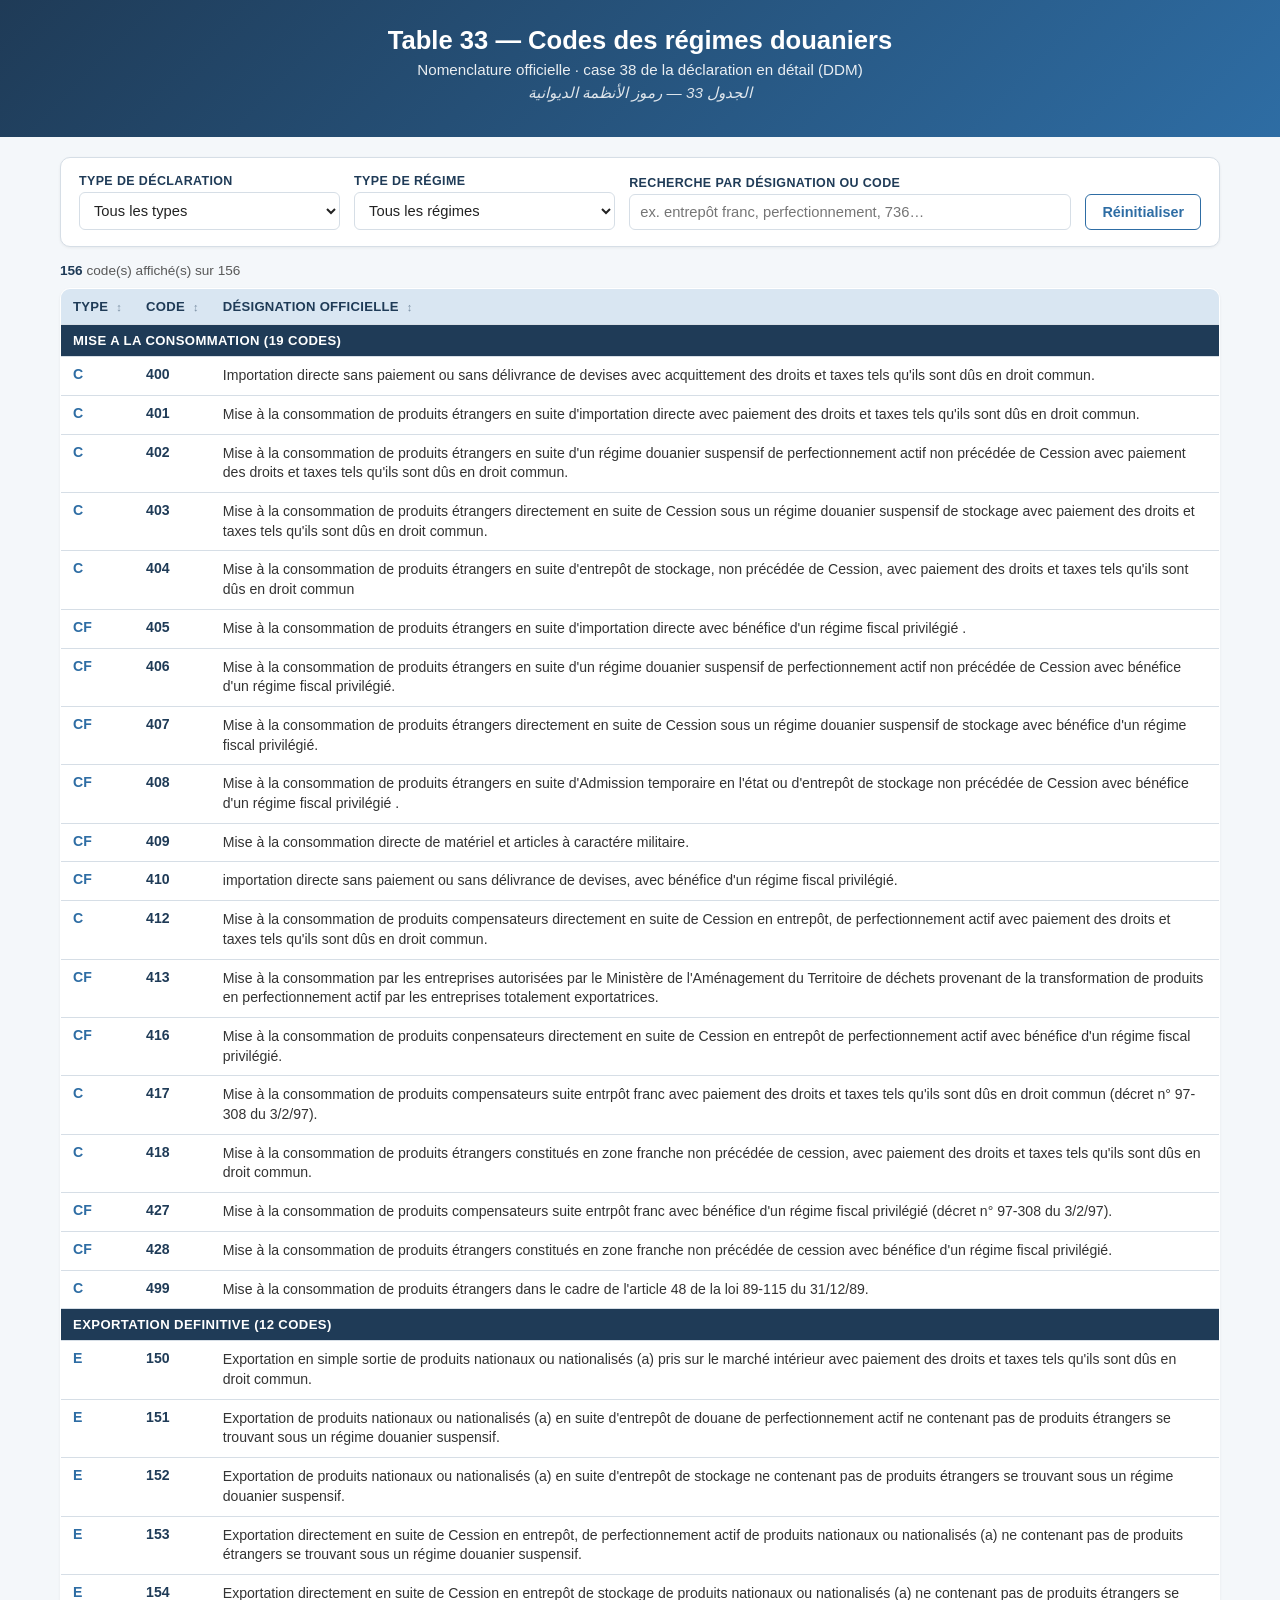
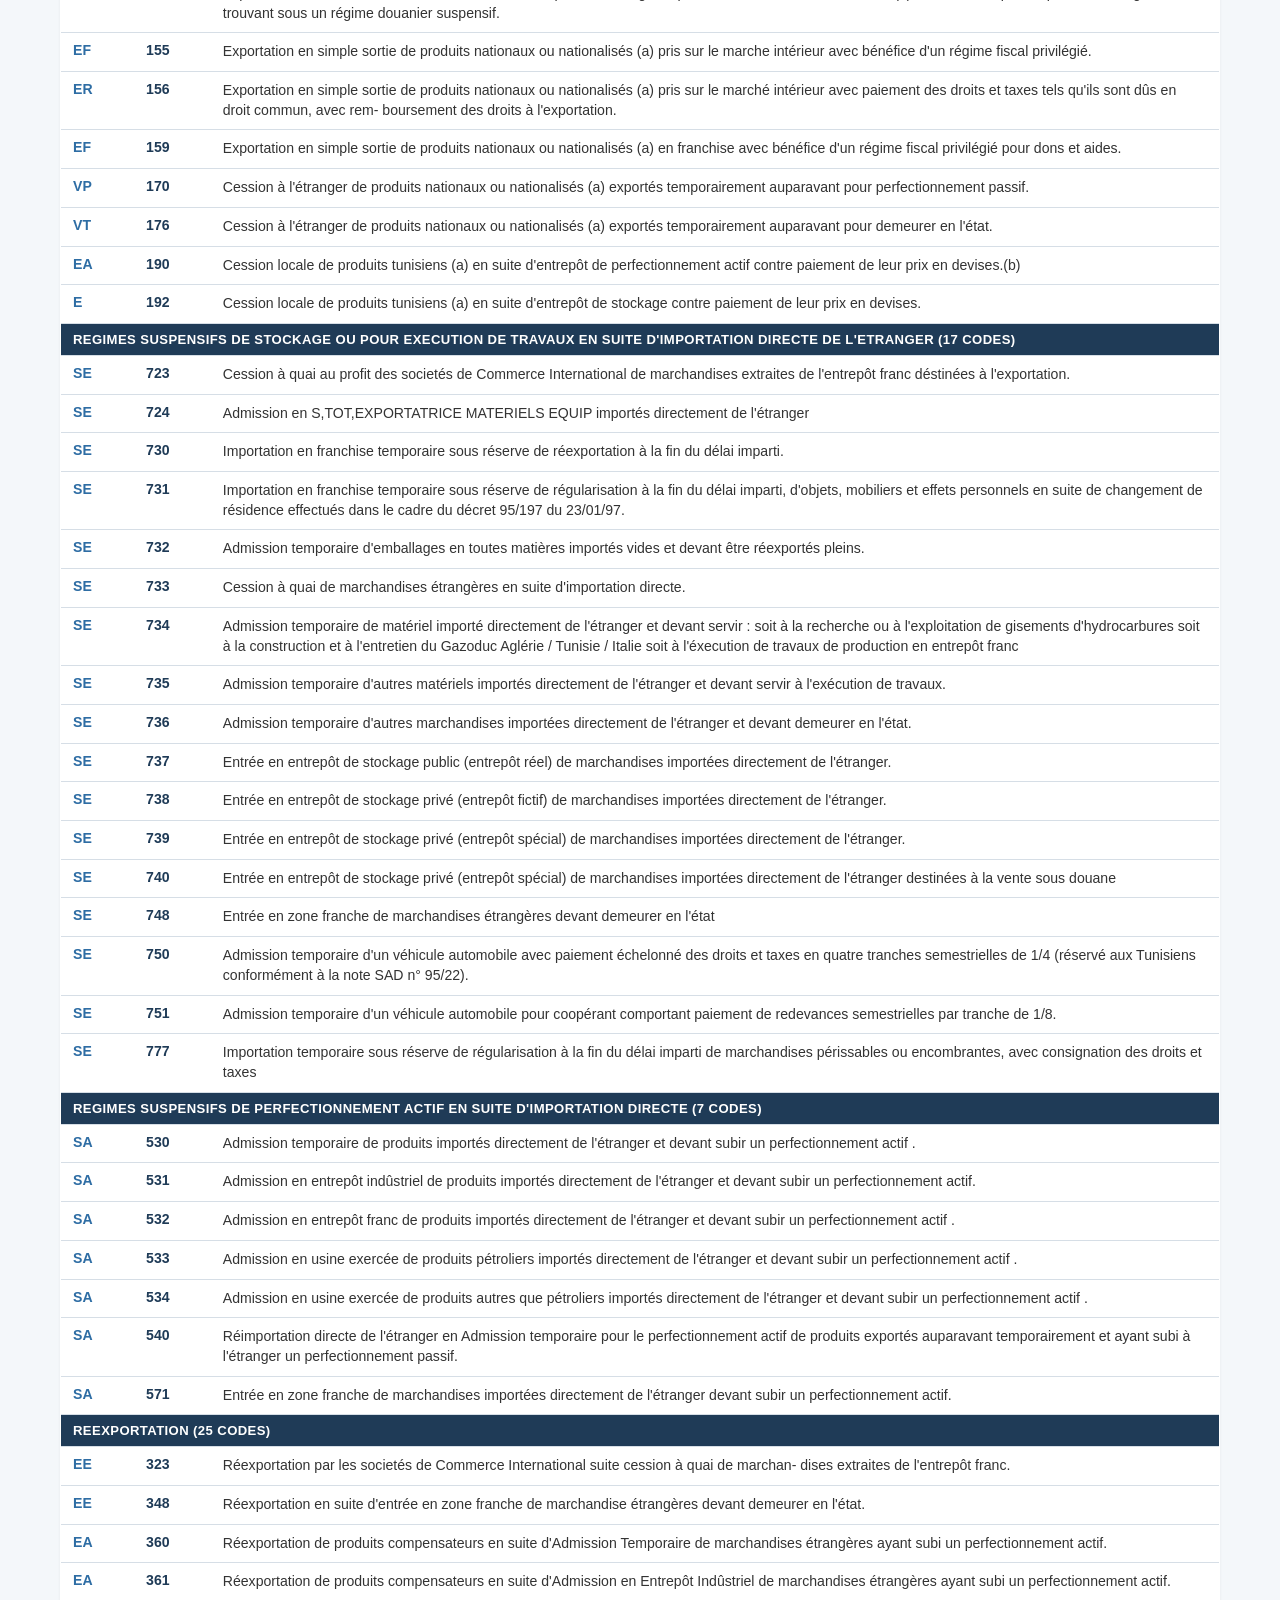
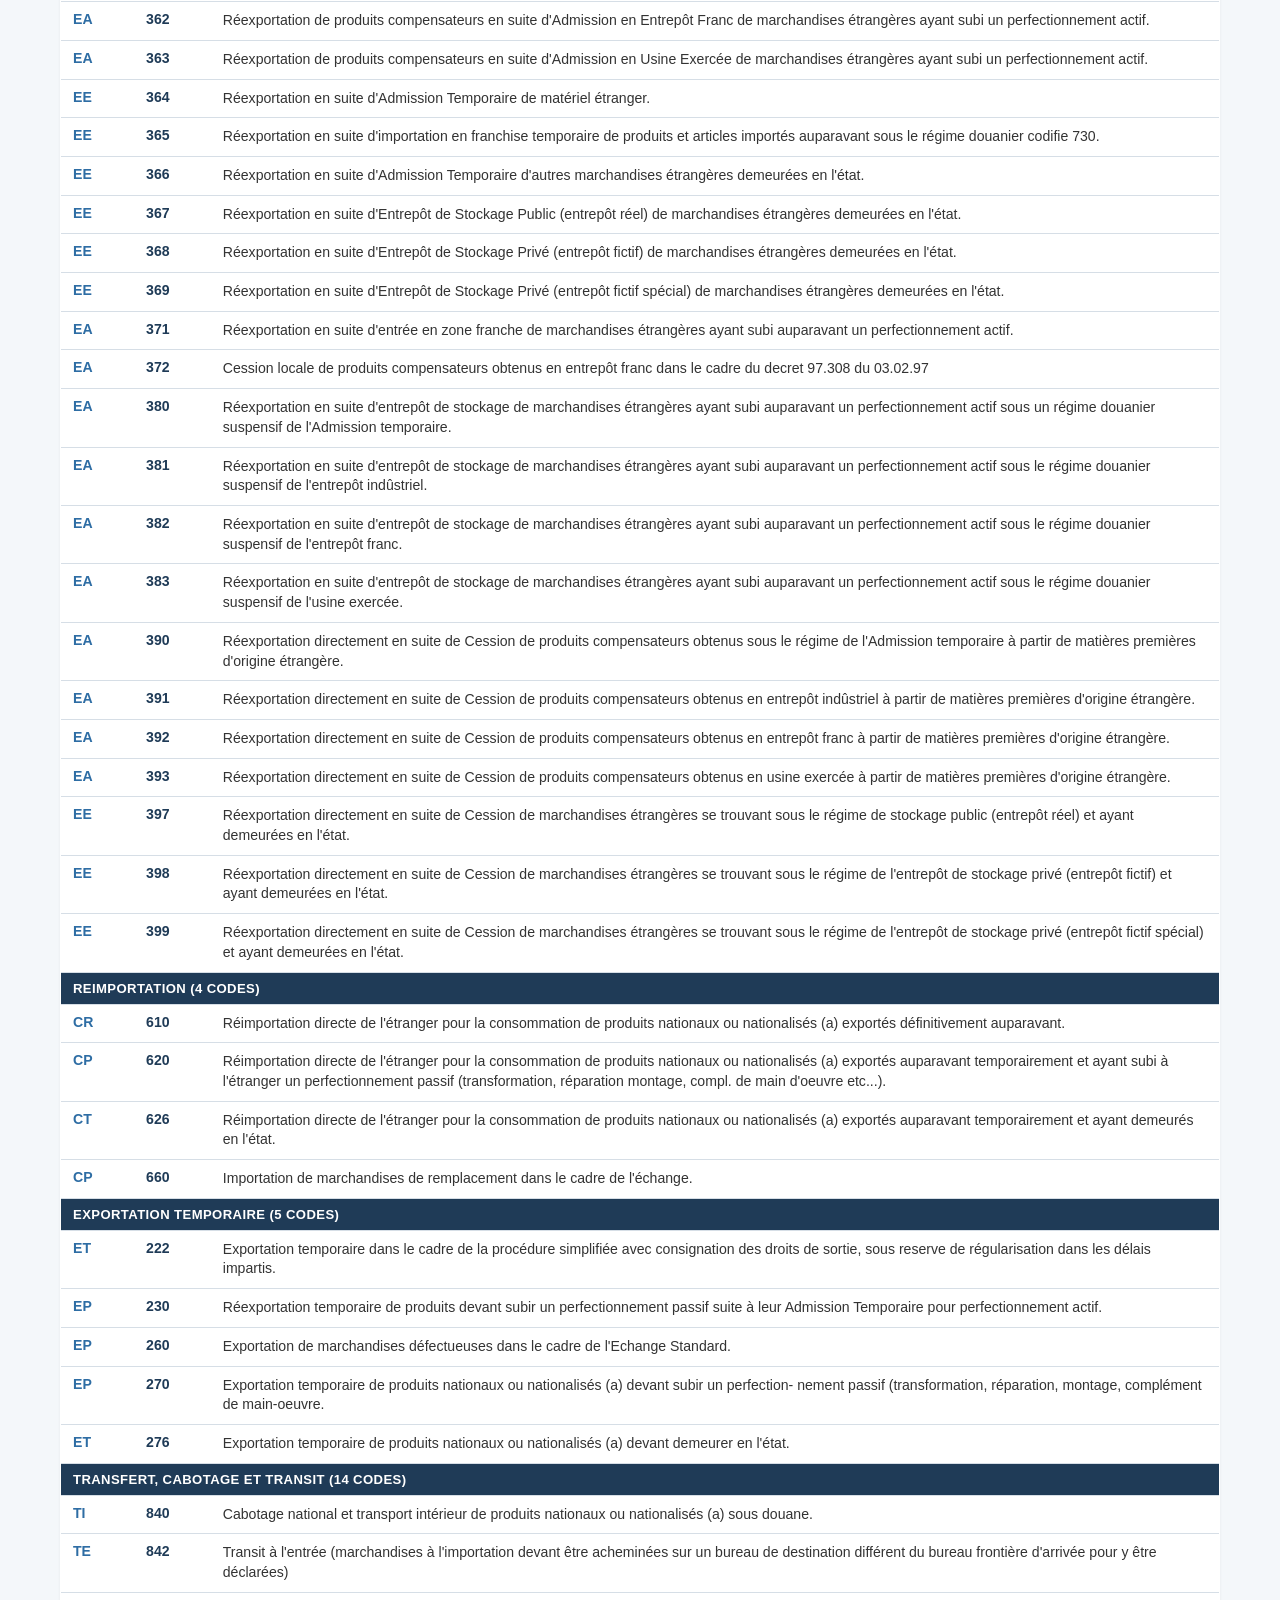
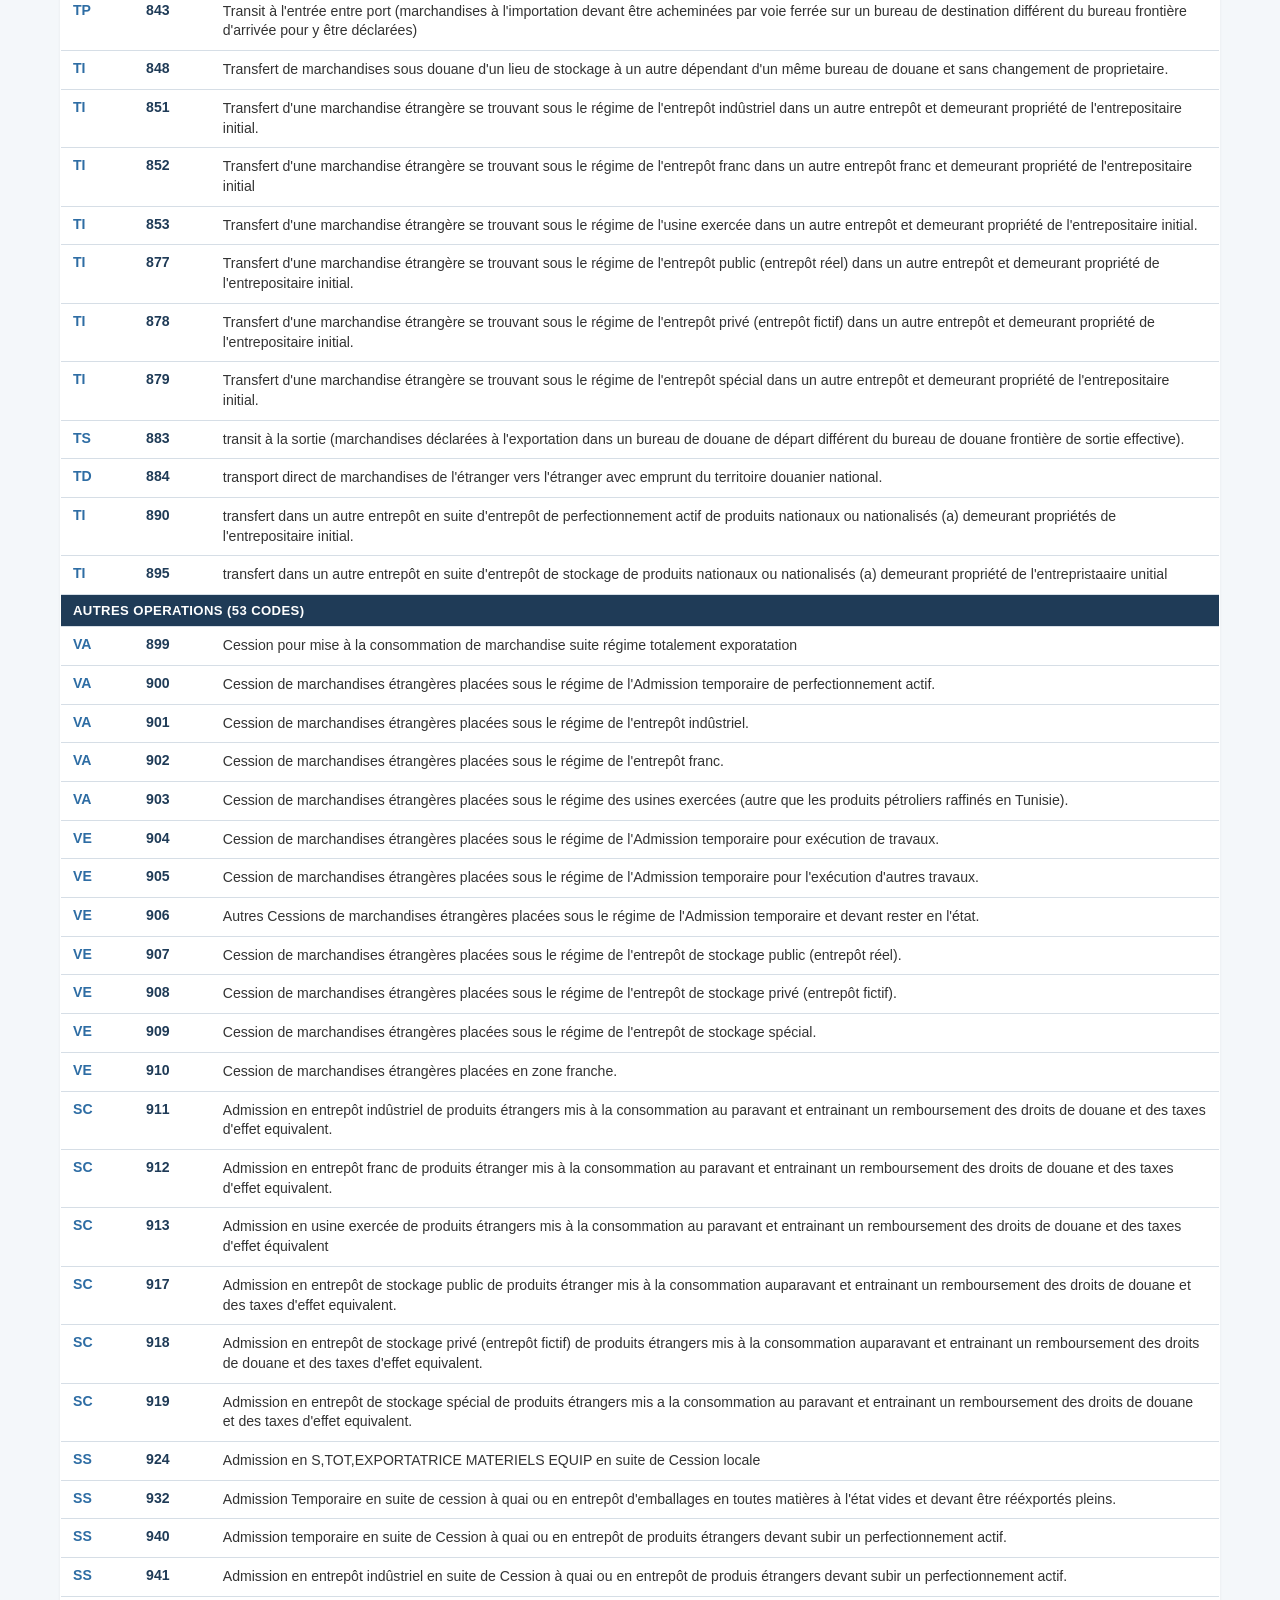
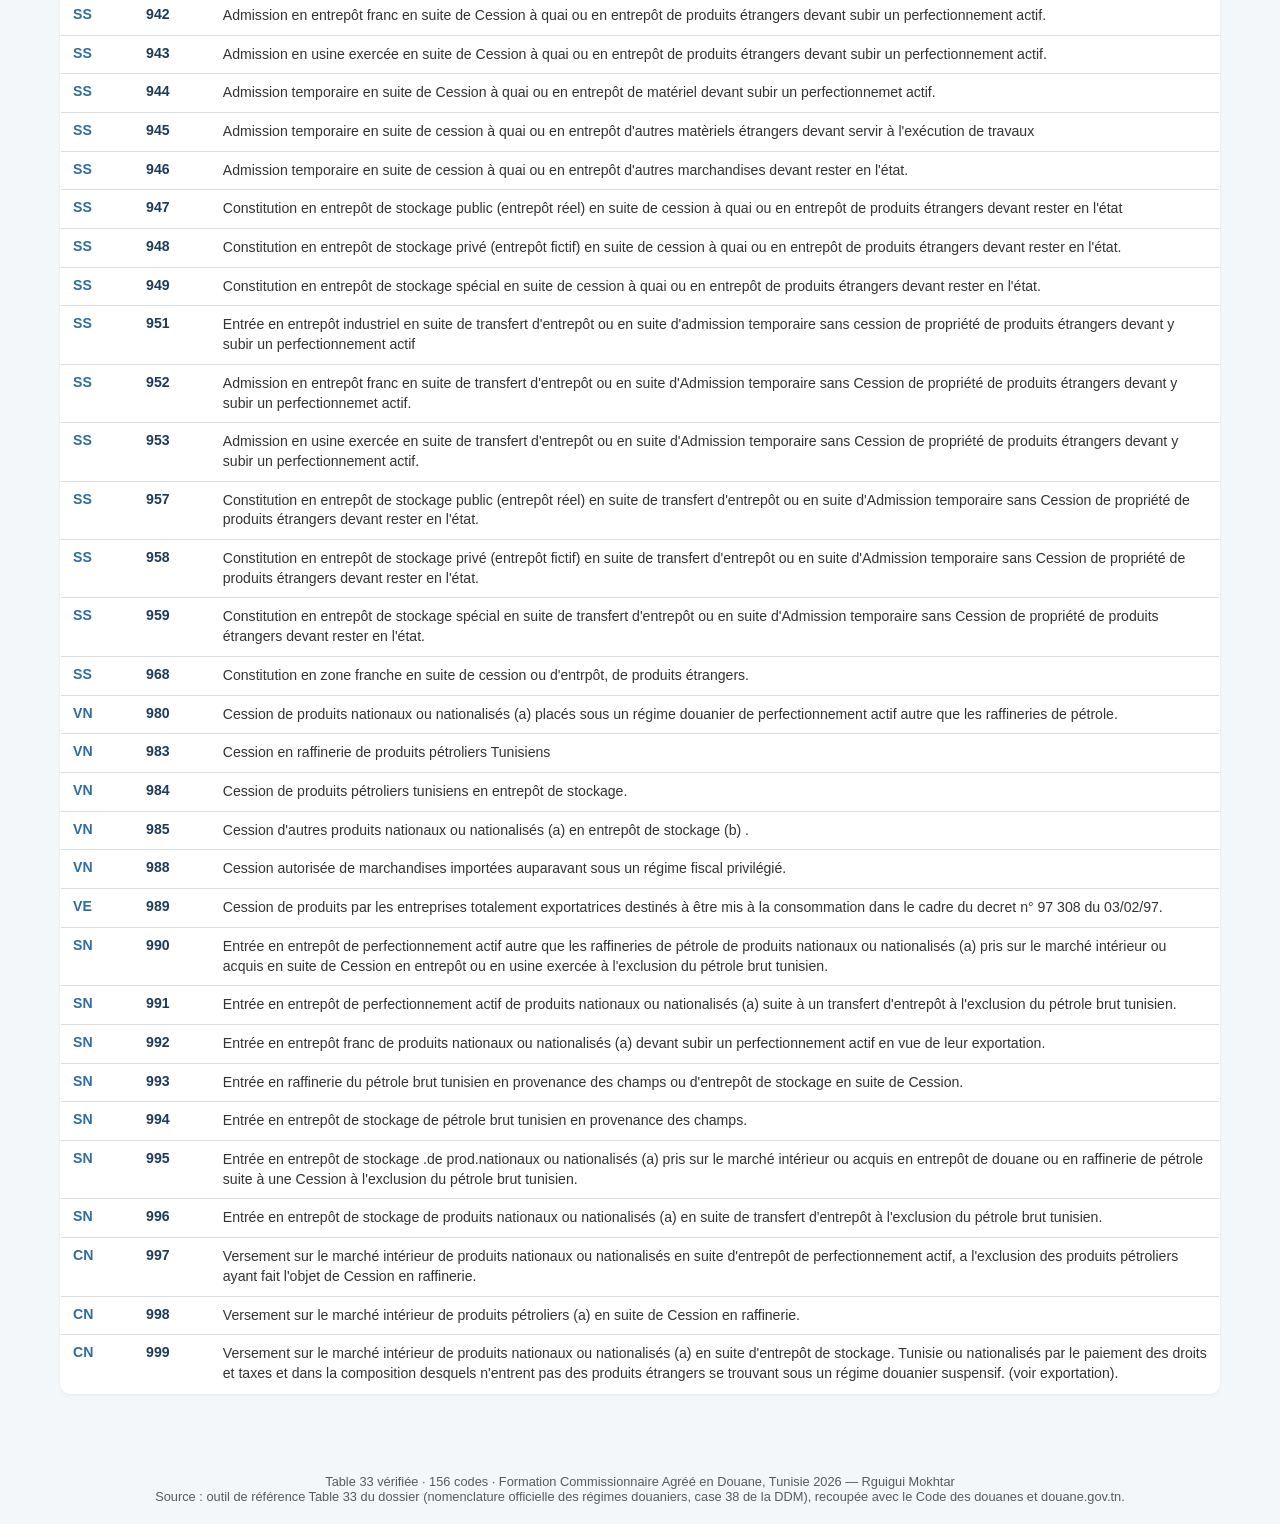
<file: table33.html>
<!DOCTYPE html>
<html lang="fr">
<head>
<meta charset="UTF-8">
<meta name="viewport" content="width=device-width, initial-scale=1.0">
<title>Table 33 — Codes des régimes douaniers (Tunisie)</title>
<link rel="icon" type="image/png" href="[data-uri]">
<link rel="apple-touch-icon" href="[data-uri]">
<style>
  :root{
    --blue-dark:#1F3B57;
    --blue-med:#2E6DA4;
    --blue-light:#4A8FC2;
    --bg:#F4F7FA;
    --border:#D6DEE6;
    --header-bg:#D9E6F2;
    --gray:#595959;
  }
  *{box-sizing:border-box;}
  body{
    font-family:'Calibri','Segoe UI',Arial,sans-serif;
    background:var(--bg);
    margin:0;
    padding:0;
    color:#222;
  }
  header{
    background:linear-gradient(135deg,var(--blue-dark),var(--blue-med));
    color:#fff;
    padding:26px 24px 20px;
    text-align:center;
  }
  header h1{
    margin:0 0 6px;
    font-size:1.6rem;
    font-weight:700;
  }
  header .subtitle{
    font-size:.95rem;
    opacity:.9;
    margin:0;
  }
  header .arabic{
    direction:rtl;
    font-style:italic;
    font-size:.95rem;
    opacity:.85;
    margin-top:6px;
  }
  .container{
    max-width:1200px;
    margin:0 auto;
    padding:20px 20px 60px;
  }
  .toolbar{
    background:#fff;
    border:1px solid var(--border);
    border-radius:10px;
    padding:16px 18px;
    margin-bottom:16px;
    display:flex;
    flex-wrap:wrap;
    gap:14px;
    align-items:flex-end;
    box-shadow:0 1px 3px rgba(0,0,0,.06);
  }
  .field{
    display:flex;
    flex-direction:column;
    gap:4px;
    min-width:180px;
    flex:1 1 200px;
  }
  .field.search{
    flex:2 1 320px;
  }
  .field label{
    font-size:.78rem;
    font-weight:700;
    color:var(--blue-dark);
    text-transform:uppercase;
    letter-spacing:.03em;
  }
  select, input[type="text"]{
    width:100%;
    padding:9px 10px;
    border:1px solid var(--border);
    border-radius:6px;
    font-size:.92rem;
    font-family:inherit;
    background:#fff;
    color:#222;
  }
  select:focus, input[type="text"]:focus{
    outline:none;
    border-color:var(--blue-med);
    box-shadow:0 0 0 2px rgba(46,109,164,.15);
  }
  .reset-btn{
    padding:9px 16px;
    border:1px solid var(--blue-med);
    background:#fff;
    color:var(--blue-med);
    border-radius:6px;
    font-size:.9rem;
    font-weight:600;
    cursor:pointer;
    white-space:nowrap;
    transition:background .15s, color .15s;
  }
  .reset-btn:hover{
    background:var(--blue-med);
    color:#fff;
  }
  .status-bar{
    display:flex;
    justify-content:space-between;
    align-items:center;
    margin-bottom:10px;
    font-size:.85rem;
    color:var(--gray);
    flex-wrap:wrap;
    gap:8px;
  }
  .status-bar b{
    color:var(--blue-dark);
  }
  .chips{
    display:flex;
    gap:6px;
    flex-wrap:wrap;
  }
  .chip{
    background:var(--header-bg);
    color:var(--blue-dark);
    border-radius:20px;
    padding:3px 10px;
    font-size:.78rem;
    font-weight:600;
  }
  table{
    width:100%;
    border-collapse:collapse;
    background:#fff;
    border:1px solid var(--border);
    border-radius:10px;
    overflow:hidden;
    box-shadow:0 1px 3px rgba(0,0,0,.06);
  }
  thead th{
    background:var(--header-bg);
    color:var(--blue-dark);
    text-align:left;
    padding:10px 12px;
    font-size:.82rem;
    text-transform:uppercase;
    letter-spacing:.02em;
    position:sticky;
    top:0;
    cursor:pointer;
    user-select:none;
    white-space:nowrap;
  }
  thead th:hover{
    background:#c9dcee;
  }
  thead th .arrow{
    font-size:.7rem;
    opacity:.5;
    margin-left:4px;
  }
  tbody tr{
    border-top:1px solid var(--border);
  }
  tbody tr:hover{
    background:#F0F6FB;
  }
  tbody tr.group-row{
    background:var(--blue-dark);
  }
  tbody tr.group-row td{
    color:#fff;
    font-weight:700;
    font-size:.82rem;
    text-transform:uppercase;
    letter-spacing:.03em;
    padding:8px 12px;
  }
  td{
    padding:9px 12px;
    font-size:.88rem;
    vertical-align:top;
  }
  td.type{
    font-weight:700;
    color:var(--blue-med);
    white-space:nowrap;
  }
  td.code{
    font-weight:700;
    color:var(--blue-dark);
    white-space:nowrap;
    font-variant-numeric:tabular-nums;
  }
  td.desig{
    color:#333;
    line-height:1.4;
  }
  mark{
    background:#FFEBAE;
    color:inherit;
    padding:0 1px;
    border-radius:2px;
  }
  .empty-state{
    text-align:center;
    padding:50px 20px;
    color:var(--gray);
    background:#fff;
    border:1px solid var(--border);
    border-radius:10px;
  }
  .empty-state .icon{
    font-size:2rem;
    margin-bottom:8px;
  }
  footer{
    text-align:center;
    font-size:.8rem;
    color:var(--gray);
    padding:20px;
  }
  @media (max-width:700px){
    .toolbar{flex-direction:column; align-items:stretch;}
    .field, .field.search{min-width:0; flex:1 1 auto;}
    .reset-btn{width:100%;}
    table, thead, tbody, tr, td, th{display:block;}
    thead{display:none;}
    tbody tr{margin-bottom:10px; border:1px solid var(--border); border-radius:8px; padding:8px;}
    tbody tr.group-row{padding:8px 12px;}
    td{padding:4px 4px;}
    td::before{
      content:attr(data-label);
      font-weight:700;
      color:var(--blue-med);
      display:block;
      font-size:.72rem;
      text-transform:uppercase;
    }
    tbody tr.group-row td::before{content:none;}
  }
</style>
</head>
<body>

<header>
  <h1>Table 33 — Codes des régimes douaniers</h1>
  <p class="subtitle">Nomenclature officielle · case 38 de la déclaration en détail (DDM)</p>
  <p class="arabic">الجدول 33 — رموز الأنظمة الديوانية</p>
</header>

<div class="container">

  <div class="toolbar">
    <div class="field">
      <label for="fType">Type de déclaration</label>
      <select id="fType">
        <option value="">Tous les types</option>
      </select>
    </div>
    <div class="field">
      <label for="fGroup">Type de régime</label>
      <select id="fGroup">
        <option value="">Tous les régimes</option>
      </select>
    </div>
    <div class="field search">
      <label for="fSearch">Recherche par désignation ou code</label>
      <input type="text" id="fSearch" placeholder="ex. entrepôt franc, perfectionnement, 736…">
    </div>
    <button class="reset-btn" id="resetBtn">Réinitialiser</button>
  </div>

  <div class="status-bar">
    <div><b id="countResult">156</b> code(s) affiché(s) sur 156</div>
    <div class="chips" id="activeChips"></div>
  </div>

  <div id="tableWrap">
    <table id="dataTable">
      <thead>
        <tr>
          <th data-sort="type">Type <span class="arrow">↕</span></th>
          <th data-sort="code">Code <span class="arrow">↕</span></th>
          <th data-sort="desig">Désignation officielle <span class="arrow">↕</span></th>
        </tr>
      </thead>
      <tbody id="tbody"></tbody>
    </table>
    <div class="empty-state" id="emptyState" style="display:none;">
      <div class="icon">🔍</div>
      <div>Aucun code ne correspond à ces critères.</div>
    </div>
  </div>

</div>

<footer>
  Table 33 vérifiée · 156 codes · Formation Commissionnaire Agréé en Douane, Tunisie 2026 — Rguigui Mokhtar<br>
  Source : outil de référence Table 33 du dossier (nomenclature officielle des régimes douaniers, case 38 de la DDM), recoupée avec le Code des douanes et douane.gov.tn.
</footer>

<script>
/* __DATA_PLACEHOLDER__ */
const ROWS = [{"type": "C", "code": "400", "desig": "Importation directe sans paiement ou sans délivrance de devises avec acquittement des droits et taxes tels qu'ils sont dûs en droit commun.", "group": "MISE A LA CONSOMMATION (19 codes)", "group_clean": "MISE A LA CONSOMMATION"}, {"type": "C", "code": "401", "desig": "Mise à la consommation de produits étrangers en suite d'importation directe avec paiement des droits et taxes tels qu'ils sont dûs en droit commun.", "group": "MISE A LA CONSOMMATION (19 codes)", "group_clean": "MISE A LA CONSOMMATION"}, {"type": "C", "code": "402", "desig": "Mise à la consommation de produits étrangers en suite d'un régime douanier suspensif de perfectionnement actif non précédée de Cession avec paiement des droits et taxes tels qu'ils sont dûs en droit commun.", "group": "MISE A LA CONSOMMATION (19 codes)", "group_clean": "MISE A LA CONSOMMATION"}, {"type": "C", "code": "403", "desig": "Mise à la consommation de produits étrangers directement en suite de Cession sous un régime douanier suspensif de stockage avec paiement des droits et taxes tels qu'ils sont dûs en droit commun.", "group": "MISE A LA CONSOMMATION (19 codes)", "group_clean": "MISE A LA CONSOMMATION"}, {"type": "C", "code": "404", "desig": "Mise à la consommation de produits étrangers en suite d'entrepôt de stockage, non précédée de Cession, avec paiement des droits et taxes tels qu'ils sont dûs en droit commun", "group": "MISE A LA CONSOMMATION (19 codes)", "group_clean": "MISE A LA CONSOMMATION"}, {"type": "CF", "code": "405", "desig": "Mise à la consommation de produits étrangers en suite d'importation directe avec bénéfice d'un régime fiscal privilégié .", "group": "MISE A LA CONSOMMATION (19 codes)", "group_clean": "MISE A LA CONSOMMATION"}, {"type": "CF", "code": "406", "desig": "Mise à la consommation de produits étrangers en suite d'un régime douanier suspensif de perfectionnement actif non précédée de Cession avec bénéfice d'un régime fiscal privilégié.", "group": "MISE A LA CONSOMMATION (19 codes)", "group_clean": "MISE A LA CONSOMMATION"}, {"type": "CF", "code": "407", "desig": "Mise à la consommation de produits étrangers directement en suite de Cession sous un régime douanier suspensif de stockage avec bénéfice d'un régime fiscal privilégié.", "group": "MISE A LA CONSOMMATION (19 codes)", "group_clean": "MISE A LA CONSOMMATION"}, {"type": "CF", "code": "408", "desig": "Mise à la consommation de produits étrangers en suite d'Admission temporaire en l'état ou d'entrepôt de stockage non précédée de Cession avec bénéfice d'un régime fiscal privilégié .", "group": "MISE A LA CONSOMMATION (19 codes)", "group_clean": "MISE A LA CONSOMMATION"}, {"type": "CF", "code": "409", "desig": "Mise à la consommation directe de matériel et articles à caractére militaire.", "group": "MISE A LA CONSOMMATION (19 codes)", "group_clean": "MISE A LA CONSOMMATION"}, {"type": "CF", "code": "410", "desig": "importation directe sans paiement ou sans délivrance de devises, avec bénéfice d'un régime fiscal privilégié.", "group": "MISE A LA CONSOMMATION (19 codes)", "group_clean": "MISE A LA CONSOMMATION"}, {"type": "C", "code": "412", "desig": "Mise à la consommation de produits compensateurs directement en suite de Cession en entrepôt, de perfectionnement actif avec paiement des droits et taxes tels qu'ils sont dûs en droit commun.", "group": "MISE A LA CONSOMMATION (19 codes)", "group_clean": "MISE A LA CONSOMMATION"}, {"type": "CF", "code": "413", "desig": "Mise à la consommation par les entreprises autorisées par le Ministère de l'Aménagement du Territoire de déchets provenant de la transformation de produits en perfectionnement actif par les entreprises totalement exportatrices.", "group": "MISE A LA CONSOMMATION (19 codes)", "group_clean": "MISE A LA CONSOMMATION"}, {"type": "CF", "code": "416", "desig": "Mise à la consommation de produits conpensateurs directement en suite de Cession en entrepôt de perfectionnement actif avec bénéfice d'un régime fiscal privilégié.", "group": "MISE A LA CONSOMMATION (19 codes)", "group_clean": "MISE A LA CONSOMMATION"}, {"type": "C", "code": "417", "desig": "Mise à la consommation de produits compensateurs suite entrpôt franc avec paiement des droits et taxes tels qu'ils sont dûs en droit commun (décret n° 97-308 du 3/2/97).", "group": "MISE A LA CONSOMMATION (19 codes)", "group_clean": "MISE A LA CONSOMMATION"}, {"type": "C", "code": "418", "desig": "Mise à la consommation de produits étrangers constitués en zone franche non précédée de cession, avec paiement des droits et taxes tels qu'ils sont dûs en droit commun.", "group": "MISE A LA CONSOMMATION (19 codes)", "group_clean": "MISE A LA CONSOMMATION"}, {"type": "CF", "code": "427", "desig": "Mise à la consommation de produits compensateurs suite entrpôt franc avec bénéfice d'un régime fiscal privilégié (décret n° 97-308 du 3/2/97).", "group": "MISE A LA CONSOMMATION (19 codes)", "group_clean": "MISE A LA CONSOMMATION"}, {"type": "CF", "code": "428", "desig": "Mise à la consommation de produits étrangers constitués en zone franche non précédée de cession avec bénéfice d'un régime fiscal privilégié.", "group": "MISE A LA CONSOMMATION (19 codes)", "group_clean": "MISE A LA CONSOMMATION"}, {"type": "C", "code": "499", "desig": "Mise à la consommation de produits étrangers dans le cadre de l'article 48 de la loi 89-115 du 31/12/89.", "group": "MISE A LA CONSOMMATION (19 codes)", "group_clean": "MISE A LA CONSOMMATION"}, {"type": "E", "code": "150", "desig": "Exportation en simple sortie de produits nationaux ou nationalisés (a) pris sur le marché intérieur avec paiement des droits et taxes tels qu'ils sont dûs en droit commun.", "group": "EXPORTATION DEFINITIVE (12 codes)", "group_clean": "EXPORTATION DEFINITIVE"}, {"type": "E", "code": "151", "desig": "Exportation de produits nationaux ou nationalisés (a) en suite d'entrepôt de douane de perfectionnement actif ne contenant pas de produits étrangers se trouvant sous un régime douanier suspensif.", "group": "EXPORTATION DEFINITIVE (12 codes)", "group_clean": "EXPORTATION DEFINITIVE"}, {"type": "E", "code": "152", "desig": "Exportation de produits nationaux ou nationalisés (a) en suite d'entrepôt de stockage ne contenant pas de produits étrangers se trouvant sous un régime douanier suspensif.", "group": "EXPORTATION DEFINITIVE (12 codes)", "group_clean": "EXPORTATION DEFINITIVE"}, {"type": "E", "code": "153", "desig": "Exportation directement en suite de Cession en entrepôt, de perfectionnement actif de produits nationaux ou nationalisés (a) ne contenant pas de produits étrangers se trouvant sous un régime douanier suspensif.", "group": "EXPORTATION DEFINITIVE (12 codes)", "group_clean": "EXPORTATION DEFINITIVE"}, {"type": "E", "code": "154", "desig": "Exportation directement en suite de Cession en entrepôt de stockage de produits nationaux ou nationalisés (a) ne contenant pas de produits étrangers se trouvant sous un régime douanier suspensif.", "group": "EXPORTATION DEFINITIVE (12 codes)", "group_clean": "EXPORTATION DEFINITIVE"}, {"type": "EF", "code": "155", "desig": "Exportation en simple sortie de produits nationaux ou nationalisés (a) pris sur le marche intérieur avec bénéfice d'un régime fiscal privilégié.", "group": "EXPORTATION DEFINITIVE (12 codes)", "group_clean": "EXPORTATION DEFINITIVE"}, {"type": "ER", "code": "156", "desig": "Exportation en simple sortie de produits nationaux ou nationalisés (a) pris sur le marché intérieur avec paiement des droits et taxes tels qu'ils sont dûs en droit commun, avec rem- boursement des droits à l'exportation.", "group": "EXPORTATION DEFINITIVE (12 codes)", "group_clean": "EXPORTATION DEFINITIVE"}, {"type": "EF", "code": "159", "desig": "Exportation en simple sortie de produits nationaux ou nationalisés (a) en franchise avec bénéfice d'un régime fiscal privilégié pour dons et aides.", "group": "EXPORTATION DEFINITIVE (12 codes)", "group_clean": "EXPORTATION DEFINITIVE"}, {"type": "VP", "code": "170", "desig": "Cession à l'étranger de produits nationaux ou nationalisés (a) exportés temporairement auparavant pour perfectionnement passif.", "group": "EXPORTATION DEFINITIVE (12 codes)", "group_clean": "EXPORTATION DEFINITIVE"}, {"type": "VT", "code": "176", "desig": "Cession à l'étranger de produits nationaux ou nationalisés (a) exportés temporairement auparavant pour demeurer en l'état.", "group": "EXPORTATION DEFINITIVE (12 codes)", "group_clean": "EXPORTATION DEFINITIVE"}, {"type": "EA", "code": "190", "desig": "Cession locale de produits tunisiens (a) en suite d'entrepôt de perfectionnement actif contre paiement de leur prix en devises.(b)", "group": "EXPORTATION DEFINITIVE (12 codes)", "group_clean": "EXPORTATION DEFINITIVE"}, {"type": "E", "code": "192", "desig": "Cession locale de produits tunisiens (a) en suite d'entrepôt de stockage contre paiement de leur prix en devises.", "group": "EXPORTATION DEFINITIVE (12 codes)", "group_clean": "EXPORTATION DEFINITIVE"}, {"type": "SE", "code": "723", "desig": "Cession à quai au profit des societés de Commerce International de marchandises extraites de l'entrepôt franc déstinées à l'exportation.", "group": "REGIMES SUSPENSIFS DE STOCKAGE OU POUR EXECUTION DE TRAVAUX EN SUITE D'IMPORTATION DIRECTE DE L'ETRANGER (17 codes)", "group_clean": "REGIMES SUSPENSIFS DE STOCKAGE OU POUR EXECUTION DE TRAVAUX EN SUITE D'IMPORTATION DIRECTE DE L'ETRANGER"}, {"type": "SE", "code": "724", "desig": "Admission en S,TOT,EXPORTATRICE MATERIELS EQUIP importés directement de l'étranger", "group": "REGIMES SUSPENSIFS DE STOCKAGE OU POUR EXECUTION DE TRAVAUX EN SUITE D'IMPORTATION DIRECTE DE L'ETRANGER (17 codes)", "group_clean": "REGIMES SUSPENSIFS DE STOCKAGE OU POUR EXECUTION DE TRAVAUX EN SUITE D'IMPORTATION DIRECTE DE L'ETRANGER"}, {"type": "SE", "code": "730", "desig": "Importation en franchise temporaire sous réserve de réexportation à la fin du délai imparti.", "group": "REGIMES SUSPENSIFS DE STOCKAGE OU POUR EXECUTION DE TRAVAUX EN SUITE D'IMPORTATION DIRECTE DE L'ETRANGER (17 codes)", "group_clean": "REGIMES SUSPENSIFS DE STOCKAGE OU POUR EXECUTION DE TRAVAUX EN SUITE D'IMPORTATION DIRECTE DE L'ETRANGER"}, {"type": "SE", "code": "731", "desig": "Importation en franchise temporaire sous réserve de régularisation à la fin du délai imparti, d'objets, mobiliers et effets personnels en suite de changement de résidence effectués dans le cadre du décret 95/197 du 23/01/97.", "group": "REGIMES SUSPENSIFS DE STOCKAGE OU POUR EXECUTION DE TRAVAUX EN SUITE D'IMPORTATION DIRECTE DE L'ETRANGER (17 codes)", "group_clean": "REGIMES SUSPENSIFS DE STOCKAGE OU POUR EXECUTION DE TRAVAUX EN SUITE D'IMPORTATION DIRECTE DE L'ETRANGER"}, {"type": "SE", "code": "732", "desig": "Admission temporaire d'emballages en toutes matières importés vides et devant être réexportés pleins.", "group": "REGIMES SUSPENSIFS DE STOCKAGE OU POUR EXECUTION DE TRAVAUX EN SUITE D'IMPORTATION DIRECTE DE L'ETRANGER (17 codes)", "group_clean": "REGIMES SUSPENSIFS DE STOCKAGE OU POUR EXECUTION DE TRAVAUX EN SUITE D'IMPORTATION DIRECTE DE L'ETRANGER"}, {"type": "SE", "code": "733", "desig": "Cession à quai de marchandises étrangères en suite d'importation directe.", "group": "REGIMES SUSPENSIFS DE STOCKAGE OU POUR EXECUTION DE TRAVAUX EN SUITE D'IMPORTATION DIRECTE DE L'ETRANGER (17 codes)", "group_clean": "REGIMES SUSPENSIFS DE STOCKAGE OU POUR EXECUTION DE TRAVAUX EN SUITE D'IMPORTATION DIRECTE DE L'ETRANGER"}, {"type": "SE", "code": "734", "desig": "Admission temporaire de matériel importé directement de l'étranger et devant servir : soit à la recherche ou à l'exploitation de gisements d'hydrocarbures soit à la construction et à l'entretien du Gazoduc Aglérie / Tunisie / Italie soit à l'éxecution de travaux de production en entrepôt franc", "group": "REGIMES SUSPENSIFS DE STOCKAGE OU POUR EXECUTION DE TRAVAUX EN SUITE D'IMPORTATION DIRECTE DE L'ETRANGER (17 codes)", "group_clean": "REGIMES SUSPENSIFS DE STOCKAGE OU POUR EXECUTION DE TRAVAUX EN SUITE D'IMPORTATION DIRECTE DE L'ETRANGER"}, {"type": "SE", "code": "735", "desig": "Admission temporaire d'autres matériels importés directement de l'étranger et devant servir à l'exécution de travaux.", "group": "REGIMES SUSPENSIFS DE STOCKAGE OU POUR EXECUTION DE TRAVAUX EN SUITE D'IMPORTATION DIRECTE DE L'ETRANGER (17 codes)", "group_clean": "REGIMES SUSPENSIFS DE STOCKAGE OU POUR EXECUTION DE TRAVAUX EN SUITE D'IMPORTATION DIRECTE DE L'ETRANGER"}, {"type": "SE", "code": "736", "desig": "Admission temporaire d'autres marchandises importées directement de l'étranger et devant demeurer en l'état.", "group": "REGIMES SUSPENSIFS DE STOCKAGE OU POUR EXECUTION DE TRAVAUX EN SUITE D'IMPORTATION DIRECTE DE L'ETRANGER (17 codes)", "group_clean": "REGIMES SUSPENSIFS DE STOCKAGE OU POUR EXECUTION DE TRAVAUX EN SUITE D'IMPORTATION DIRECTE DE L'ETRANGER"}, {"type": "SE", "code": "737", "desig": "Entrée en entrepôt de stockage public (entrepôt réel) de marchandises importées directement de l'étranger.", "group": "REGIMES SUSPENSIFS DE STOCKAGE OU POUR EXECUTION DE TRAVAUX EN SUITE D'IMPORTATION DIRECTE DE L'ETRANGER (17 codes)", "group_clean": "REGIMES SUSPENSIFS DE STOCKAGE OU POUR EXECUTION DE TRAVAUX EN SUITE D'IMPORTATION DIRECTE DE L'ETRANGER"}, {"type": "SE", "code": "738", "desig": "Entrée en entrepôt de stockage privé (entrepôt fictif) de marchandises importées directement de l'étranger.", "group": "REGIMES SUSPENSIFS DE STOCKAGE OU POUR EXECUTION DE TRAVAUX EN SUITE D'IMPORTATION DIRECTE DE L'ETRANGER (17 codes)", "group_clean": "REGIMES SUSPENSIFS DE STOCKAGE OU POUR EXECUTION DE TRAVAUX EN SUITE D'IMPORTATION DIRECTE DE L'ETRANGER"}, {"type": "SE", "code": "739", "desig": "Entrée en entrepôt de stockage privé (entrepôt spécial) de marchandises importées directement de l'étranger.", "group": "REGIMES SUSPENSIFS DE STOCKAGE OU POUR EXECUTION DE TRAVAUX EN SUITE D'IMPORTATION DIRECTE DE L'ETRANGER (17 codes)", "group_clean": "REGIMES SUSPENSIFS DE STOCKAGE OU POUR EXECUTION DE TRAVAUX EN SUITE D'IMPORTATION DIRECTE DE L'ETRANGER"}, {"type": "SE", "code": "740", "desig": "Entrée en entrepôt de stockage privé (entrepôt spécial) de marchandises importées directement de l'étranger destinées à la vente sous douane", "group": "REGIMES SUSPENSIFS DE STOCKAGE OU POUR EXECUTION DE TRAVAUX EN SUITE D'IMPORTATION DIRECTE DE L'ETRANGER (17 codes)", "group_clean": "REGIMES SUSPENSIFS DE STOCKAGE OU POUR EXECUTION DE TRAVAUX EN SUITE D'IMPORTATION DIRECTE DE L'ETRANGER"}, {"type": "SE", "code": "748", "desig": "Entrée en zone franche de marchandises étrangères devant demeurer en l'état", "group": "REGIMES SUSPENSIFS DE STOCKAGE OU POUR EXECUTION DE TRAVAUX EN SUITE D'IMPORTATION DIRECTE DE L'ETRANGER (17 codes)", "group_clean": "REGIMES SUSPENSIFS DE STOCKAGE OU POUR EXECUTION DE TRAVAUX EN SUITE D'IMPORTATION DIRECTE DE L'ETRANGER"}, {"type": "SE", "code": "750", "desig": "Admission temporaire d'un véhicule automobile avec paiement échelonné des droits et taxes en quatre tranches semestrielles de 1/4 (réservé aux Tunisiens conformément à la note SAD n° 95/22).", "group": "REGIMES SUSPENSIFS DE STOCKAGE OU POUR EXECUTION DE TRAVAUX EN SUITE D'IMPORTATION DIRECTE DE L'ETRANGER (17 codes)", "group_clean": "REGIMES SUSPENSIFS DE STOCKAGE OU POUR EXECUTION DE TRAVAUX EN SUITE D'IMPORTATION DIRECTE DE L'ETRANGER"}, {"type": "SE", "code": "751", "desig": "Admission temporaire d'un véhicule automobile pour coopérant comportant paiement de redevances semestrielles par tranche de 1/8.", "group": "REGIMES SUSPENSIFS DE STOCKAGE OU POUR EXECUTION DE TRAVAUX EN SUITE D'IMPORTATION DIRECTE DE L'ETRANGER (17 codes)", "group_clean": "REGIMES SUSPENSIFS DE STOCKAGE OU POUR EXECUTION DE TRAVAUX EN SUITE D'IMPORTATION DIRECTE DE L'ETRANGER"}, {"type": "SE", "code": "777", "desig": "Importation temporaire sous réserve de régularisation à la fin du délai imparti de marchandises périssables ou encombrantes, avec consignation des droits et taxes", "group": "REGIMES SUSPENSIFS DE STOCKAGE OU POUR EXECUTION DE TRAVAUX EN SUITE D'IMPORTATION DIRECTE DE L'ETRANGER (17 codes)", "group_clean": "REGIMES SUSPENSIFS DE STOCKAGE OU POUR EXECUTION DE TRAVAUX EN SUITE D'IMPORTATION DIRECTE DE L'ETRANGER"}, {"type": "SA", "code": "530", "desig": "Admission temporaire de produits importés directement de l'étranger et devant subir un perfectionnement actif .", "group": "REGIMES SUSPENSIFS DE PERFECTIONNEMENT ACTIF EN SUITE D'IMPORTATION DIRECTE (7 codes)", "group_clean": "REGIMES SUSPENSIFS DE PERFECTIONNEMENT ACTIF EN SUITE D'IMPORTATION DIRECTE"}, {"type": "SA", "code": "531", "desig": "Admission en entrepôt indûstriel de produits importés directement de l'étranger et devant subir un perfectionnement actif.", "group": "REGIMES SUSPENSIFS DE PERFECTIONNEMENT ACTIF EN SUITE D'IMPORTATION DIRECTE (7 codes)", "group_clean": "REGIMES SUSPENSIFS DE PERFECTIONNEMENT ACTIF EN SUITE D'IMPORTATION DIRECTE"}, {"type": "SA", "code": "532", "desig": "Admission en entrepôt franc de produits importés directement de l'étranger et devant subir un perfectionnement actif .", "group": "REGIMES SUSPENSIFS DE PERFECTIONNEMENT ACTIF EN SUITE D'IMPORTATION DIRECTE (7 codes)", "group_clean": "REGIMES SUSPENSIFS DE PERFECTIONNEMENT ACTIF EN SUITE D'IMPORTATION DIRECTE"}, {"type": "SA", "code": "533", "desig": "Admission en usine exercée de produits pétroliers importés directement de l'étranger et devant subir un perfectionnement actif .", "group": "REGIMES SUSPENSIFS DE PERFECTIONNEMENT ACTIF EN SUITE D'IMPORTATION DIRECTE (7 codes)", "group_clean": "REGIMES SUSPENSIFS DE PERFECTIONNEMENT ACTIF EN SUITE D'IMPORTATION DIRECTE"}, {"type": "SA", "code": "534", "desig": "Admission en usine exercée de produits autres que pétroliers importés directement de l'étranger et devant subir un perfectionnement actif .", "group": "REGIMES SUSPENSIFS DE PERFECTIONNEMENT ACTIF EN SUITE D'IMPORTATION DIRECTE (7 codes)", "group_clean": "REGIMES SUSPENSIFS DE PERFECTIONNEMENT ACTIF EN SUITE D'IMPORTATION DIRECTE"}, {"type": "SA", "code": "540", "desig": "Réimportation directe de l'étranger en Admission temporaire pour le perfectionnement actif de produits exportés auparavant temporairement et ayant subi à l'étranger un perfectionnement passif.", "group": "REGIMES SUSPENSIFS DE PERFECTIONNEMENT ACTIF EN SUITE D'IMPORTATION DIRECTE (7 codes)", "group_clean": "REGIMES SUSPENSIFS DE PERFECTIONNEMENT ACTIF EN SUITE D'IMPORTATION DIRECTE"}, {"type": "SA", "code": "571", "desig": "Entrée en zone franche de marchandises importées directement de l'étranger devant subir un perfectionnement actif.", "group": "REGIMES SUSPENSIFS DE PERFECTIONNEMENT ACTIF EN SUITE D'IMPORTATION DIRECTE (7 codes)", "group_clean": "REGIMES SUSPENSIFS DE PERFECTIONNEMENT ACTIF EN SUITE D'IMPORTATION DIRECTE"}, {"type": "EE", "code": "323", "desig": "Réexportation par les societés de Commerce International suite cession à quai de marchan- dises extraites de l'entrepôt franc.", "group": "REEXPORTATION (25 codes)", "group_clean": "REEXPORTATION"}, {"type": "EE", "code": "348", "desig": "Réexportation en suite d'entrée en zone franche de marchandise étrangères devant demeurer en l'état.", "group": "REEXPORTATION (25 codes)", "group_clean": "REEXPORTATION"}, {"type": "EA", "code": "360", "desig": "Réexportation de produits compensateurs en suite d'Admission Temporaire de marchandises étrangères ayant subi un perfectionnement actif.", "group": "REEXPORTATION (25 codes)", "group_clean": "REEXPORTATION"}, {"type": "EA", "code": "361", "desig": "Réexportation de produits compensateurs en suite d'Admission en Entrepôt Indûstriel de marchandises étrangères ayant subi un perfectionnement actif.", "group": "REEXPORTATION (25 codes)", "group_clean": "REEXPORTATION"}, {"type": "EA", "code": "362", "desig": "Réexportation de produits compensateurs en suite d'Admission en Entrepôt Franc de marchandises étrangères ayant subi un perfectionnement actif.", "group": "REEXPORTATION (25 codes)", "group_clean": "REEXPORTATION"}, {"type": "EA", "code": "363", "desig": "Réexportation de produits compensateurs en suite d'Admission en Usine Exercée de marchandises étrangères ayant subi un perfectionnement actif.", "group": "REEXPORTATION (25 codes)", "group_clean": "REEXPORTATION"}, {"type": "EE", "code": "364", "desig": "Réexportation en suite d'Admission Temporaire de matériel étranger.", "group": "REEXPORTATION (25 codes)", "group_clean": "REEXPORTATION"}, {"type": "EE", "code": "365", "desig": "Réexportation en suite d'importation en franchise temporaire de produits et articles importés auparavant sous le régime douanier codifie 730.", "group": "REEXPORTATION (25 codes)", "group_clean": "REEXPORTATION"}, {"type": "EE", "code": "366", "desig": "Réexportation en suite d'Admission Temporaire d'autres marchandises étrangères demeurées en l'état.", "group": "REEXPORTATION (25 codes)", "group_clean": "REEXPORTATION"}, {"type": "EE", "code": "367", "desig": "Réexportation en suite d'Entrepôt de Stockage Public (entrepôt réel) de marchandises étrangères demeurées en l'état.", "group": "REEXPORTATION (25 codes)", "group_clean": "REEXPORTATION"}, {"type": "EE", "code": "368", "desig": "Réexportation en suite d'Entrepôt de Stockage Privé (entrepôt fictif) de marchandises étrangères demeurées en l'état.", "group": "REEXPORTATION (25 codes)", "group_clean": "REEXPORTATION"}, {"type": "EE", "code": "369", "desig": "Réexportation en suite d'Entrepôt de Stockage Privé (entrepôt fictif spécial) de marchandises étrangères demeurées en l'état.", "group": "REEXPORTATION (25 codes)", "group_clean": "REEXPORTATION"}, {"type": "EA", "code": "371", "desig": "Réexportation en suite d'entrée en zone franche de marchandises étrangères ayant subi auparavant un perfectionnement actif.", "group": "REEXPORTATION (25 codes)", "group_clean": "REEXPORTATION"}, {"type": "EA", "code": "372", "desig": "Cession locale de produits compensateurs obtenus en entrepôt franc dans le cadre du decret 97.308 du 03.02.97", "group": "REEXPORTATION (25 codes)", "group_clean": "REEXPORTATION"}, {"type": "EA", "code": "380", "desig": "Réexportation en suite d'entrepôt de stockage de marchandises étrangères ayant subi auparavant un perfectionnement actif sous un régime douanier suspensif de l'Admission temporaire.", "group": "REEXPORTATION (25 codes)", "group_clean": "REEXPORTATION"}, {"type": "EA", "code": "381", "desig": "Réexportation en suite d'entrepôt de stockage de marchandises étrangères ayant subi auparavant un perfectionnement actif sous le régime douanier suspensif de l'entrepôt indûstriel.", "group": "REEXPORTATION (25 codes)", "group_clean": "REEXPORTATION"}, {"type": "EA", "code": "382", "desig": "Réexportation en suite d'entrepôt de stockage de marchandises étrangères ayant subi auparavant un perfectionnement actif sous le régime douanier suspensif de l'entrepôt franc.", "group": "REEXPORTATION (25 codes)", "group_clean": "REEXPORTATION"}, {"type": "EA", "code": "383", "desig": "Réexportation en suite d'entrepôt de stockage de marchandises étrangères ayant subi auparavant un perfectionnement actif sous le régime douanier suspensif de l'usine exercée.", "group": "REEXPORTATION (25 codes)", "group_clean": "REEXPORTATION"}, {"type": "EA", "code": "390", "desig": "Réexportation directement en suite de Cession de produits compensateurs obtenus sous le régime de l'Admission temporaire à partir de matières premières d'origine étrangère.", "group": "REEXPORTATION (25 codes)", "group_clean": "REEXPORTATION"}, {"type": "EA", "code": "391", "desig": "Réexportation directement en suite de Cession de produits compensateurs obtenus en entrepôt indûstriel à partir de matières premières d'origine étrangère.", "group": "REEXPORTATION (25 codes)", "group_clean": "REEXPORTATION"}, {"type": "EA", "code": "392", "desig": "Réexportation directement en suite de Cession de produits compensateurs obtenus en entrepôt franc à partir de matières premières d'origine étrangère.", "group": "REEXPORTATION (25 codes)", "group_clean": "REEXPORTATION"}, {"type": "EA", "code": "393", "desig": "Réexportation directement en suite de Cession de produits compensateurs obtenus en usine exercée à partir de matières premières d'origine étrangère.", "group": "REEXPORTATION (25 codes)", "group_clean": "REEXPORTATION"}, {"type": "EE", "code": "397", "desig": "Réexportation directement en suite de Cession de marchandises étrangères se trouvant sous le régime de stockage public (entrepôt réel) et ayant demeurées en l'état.", "group": "REEXPORTATION (25 codes)", "group_clean": "REEXPORTATION"}, {"type": "EE", "code": "398", "desig": "Réexportation directement en suite de Cession de marchandises étrangères se trouvant sous le régime de l'entrepôt de stockage privé (entrepôt fictif) et ayant demeurées en l'état.", "group": "REEXPORTATION (25 codes)", "group_clean": "REEXPORTATION"}, {"type": "EE", "code": "399", "desig": "Réexportation directement en suite de Cession de marchandises étrangères se trouvant sous le régime de l'entrepôt de stockage privé (entrepôt fictif spécial) et ayant demeurées en l'état.", "group": "REEXPORTATION (25 codes)", "group_clean": "REEXPORTATION"}, {"type": "CR", "code": "610", "desig": "Réimportation directe de l'étranger pour la consommation de produits nationaux ou nationalisés (a) exportés définitivement auparavant.", "group": "REIMPORTATION (4 codes)", "group_clean": "REIMPORTATION"}, {"type": "CP", "code": "620", "desig": "Réimportation directe de l'étranger pour la consommation de produits nationaux ou nationalisés (a) exportés auparavant temporairement et ayant subi à l'étranger un perfectionnement passif (transformation, réparation montage, compl. de main d'oeuvre etc...).", "group": "REIMPORTATION (4 codes)", "group_clean": "REIMPORTATION"}, {"type": "CT", "code": "626", "desig": "Réimportation directe de l'étranger pour la consommation de produits nationaux ou nationalisés (a) exportés auparavant temporairement et ayant demeurés en l'état.", "group": "REIMPORTATION (4 codes)", "group_clean": "REIMPORTATION"}, {"type": "CP", "code": "660", "desig": "Importation de marchandises de remplacement dans le cadre de l'échange.", "group": "REIMPORTATION (4 codes)", "group_clean": "REIMPORTATION"}, {"type": "ET", "code": "222", "desig": "Exportation temporaire dans le cadre de la procédure simplifiée avec consignation des droits de sortie, sous reserve de régularisation dans les délais impartis.", "group": "EXPORTATION TEMPORAIRE (5 codes)", "group_clean": "EXPORTATION TEMPORAIRE"}, {"type": "EP", "code": "230", "desig": "Réexportation temporaire de produits devant subir un perfectionnement passif suite à leur Admission Temporaire pour perfectionnement actif.", "group": "EXPORTATION TEMPORAIRE (5 codes)", "group_clean": "EXPORTATION TEMPORAIRE"}, {"type": "EP", "code": "260", "desig": "Exportation de marchandises défectueuses dans le cadre de l'Echange Standard.", "group": "EXPORTATION TEMPORAIRE (5 codes)", "group_clean": "EXPORTATION TEMPORAIRE"}, {"type": "EP", "code": "270", "desig": "Exportation temporaire de produits nationaux ou nationalisés (a) devant subir un perfection- nement passif (transformation, réparation, montage, complément de main-oeuvre.", "group": "EXPORTATION TEMPORAIRE (5 codes)", "group_clean": "EXPORTATION TEMPORAIRE"}, {"type": "ET", "code": "276", "desig": "Exportation temporaire de produits nationaux ou nationalisés (a) devant demeurer en l'état.", "group": "EXPORTATION TEMPORAIRE (5 codes)", "group_clean": "EXPORTATION TEMPORAIRE"}, {"type": "TI", "code": "840", "desig": "Cabotage national et transport intérieur de produits nationaux ou nationalisés (a) sous douane.", "group": "TRANSFERT, CABOTAGE ET TRANSIT (14 codes)", "group_clean": "TRANSFERT, CABOTAGE ET TRANSIT"}, {"type": "TE", "code": "842", "desig": "Transit à l'entrée (marchandises à l'importation devant être acheminées sur un bureau de destination différent du bureau frontière d'arrivée pour y être déclarées)", "group": "TRANSFERT, CABOTAGE ET TRANSIT (14 codes)", "group_clean": "TRANSFERT, CABOTAGE ET TRANSIT"}, {"type": "TP", "code": "843", "desig": "Transit à l'entrée entre port (marchandises à l'importation devant être acheminées par voie ferrée sur un bureau de destination différent du bureau frontière d'arrivée pour y être déclarées)", "group": "TRANSFERT, CABOTAGE ET TRANSIT (14 codes)", "group_clean": "TRANSFERT, CABOTAGE ET TRANSIT"}, {"type": "TI", "code": "848", "desig": "Transfert de marchandises sous douane d'un lieu de stockage à un autre dépendant d'un même bureau de douane et sans changement de proprietaire.", "group": "TRANSFERT, CABOTAGE ET TRANSIT (14 codes)", "group_clean": "TRANSFERT, CABOTAGE ET TRANSIT"}, {"type": "TI", "code": "851", "desig": "Transfert d'une marchandise étrangère se trouvant sous le régime de l'entrepôt indûstriel dans un autre entrepôt et demeurant propriété de l'entrepositaire initial.", "group": "TRANSFERT, CABOTAGE ET TRANSIT (14 codes)", "group_clean": "TRANSFERT, CABOTAGE ET TRANSIT"}, {"type": "TI", "code": "852", "desig": "Transfert d'une marchandise étrangère se trouvant sous le régime de l'entrepôt franc dans un autre entrepôt franc et demeurant propriété de l'entrepositaire initial", "group": "TRANSFERT, CABOTAGE ET TRANSIT (14 codes)", "group_clean": "TRANSFERT, CABOTAGE ET TRANSIT"}, {"type": "TI", "code": "853", "desig": "Transfert d'une marchandise étrangère se trouvant sous le régime de l'usine exercée dans un autre entrepôt et demeurant propriété de l'entrepositaire initial.", "group": "TRANSFERT, CABOTAGE ET TRANSIT (14 codes)", "group_clean": "TRANSFERT, CABOTAGE ET TRANSIT"}, {"type": "TI", "code": "877", "desig": "Transfert d'une marchandise étrangère se trouvant sous le régime de l'entrepôt public (entrepôt réel) dans un autre entrepôt et demeurant propriété de l'entrepositaire initial.", "group": "TRANSFERT, CABOTAGE ET TRANSIT (14 codes)", "group_clean": "TRANSFERT, CABOTAGE ET TRANSIT"}, {"type": "TI", "code": "878", "desig": "Transfert d'une marchandise étrangère se trouvant sous le régime de l'entrepôt privé (entrepôt fictif) dans un autre entrepôt et demeurant propriété de l'entrepositaire initial.", "group": "TRANSFERT, CABOTAGE ET TRANSIT (14 codes)", "group_clean": "TRANSFERT, CABOTAGE ET TRANSIT"}, {"type": "TI", "code": "879", "desig": "Transfert d'une marchandise étrangère se trouvant sous le régime de l'entrepôt spécial dans un autre entrepôt et demeurant propriété de l'entrepositaire initial.", "group": "TRANSFERT, CABOTAGE ET TRANSIT (14 codes)", "group_clean": "TRANSFERT, CABOTAGE ET TRANSIT"}, {"type": "TS", "code": "883", "desig": "transit à la sortie (marchandises déclarées à l'exportation dans un bureau de douane de départ différent du bureau de douane frontière de sortie effective).", "group": "TRANSFERT, CABOTAGE ET TRANSIT (14 codes)", "group_clean": "TRANSFERT, CABOTAGE ET TRANSIT"}, {"type": "TD", "code": "884", "desig": "transport direct de marchandises de l'étranger vers l'étranger avec emprunt du territoire douanier national.", "group": "TRANSFERT, CABOTAGE ET TRANSIT (14 codes)", "group_clean": "TRANSFERT, CABOTAGE ET TRANSIT"}, {"type": "TI", "code": "890", "desig": "transfert dans un autre entrepôt en suite d'entrepôt de perfectionnement actif de produits nationaux ou nationalisés (a) demeurant propriétés de l'entrepositaire initial.", "group": "TRANSFERT, CABOTAGE ET TRANSIT (14 codes)", "group_clean": "TRANSFERT, CABOTAGE ET TRANSIT"}, {"type": "TI", "code": "895", "desig": "transfert dans un autre entrepôt en suite d'entrepôt de stockage de produits nationaux ou nationalisés (a) demeurant propriété de l'entrepristaaire unitial", "group": "TRANSFERT, CABOTAGE ET TRANSIT (14 codes)", "group_clean": "TRANSFERT, CABOTAGE ET TRANSIT"}, {"type": "VA", "code": "899", "desig": "Cession pour mise à la consommation de marchandise suite régime totalement exporatation", "group": "AUTRES OPERATIONS (53 codes)", "group_clean": "AUTRES OPERATIONS"}, {"type": "VA", "code": "900", "desig": "Cession de marchandises étrangères placées sous le régime de l'Admission temporaire de perfectionnement actif.", "group": "AUTRES OPERATIONS (53 codes)", "group_clean": "AUTRES OPERATIONS"}, {"type": "VA", "code": "901", "desig": "Cession de marchandises étrangères placées sous le régime de l'entrepôt indûstriel.", "group": "AUTRES OPERATIONS (53 codes)", "group_clean": "AUTRES OPERATIONS"}, {"type": "VA", "code": "902", "desig": "Cession de marchandises étrangères placées sous le régime de l'entrepôt franc.", "group": "AUTRES OPERATIONS (53 codes)", "group_clean": "AUTRES OPERATIONS"}, {"type": "VA", "code": "903", "desig": "Cession de marchandises étrangères placées sous le régime des usines exercées (autre que les produits pétroliers raffinés en Tunisie).", "group": "AUTRES OPERATIONS (53 codes)", "group_clean": "AUTRES OPERATIONS"}, {"type": "VE", "code": "904", "desig": "Cession de marchandises étrangères placées sous le régime de l'Admission temporaire pour exécution de travaux.", "group": "AUTRES OPERATIONS (53 codes)", "group_clean": "AUTRES OPERATIONS"}, {"type": "VE", "code": "905", "desig": "Cession de marchandises étrangères placées sous le régime de l'Admission temporaire pour l'exécution d'autres travaux.", "group": "AUTRES OPERATIONS (53 codes)", "group_clean": "AUTRES OPERATIONS"}, {"type": "VE", "code": "906", "desig": "Autres Cessions de marchandises étrangères placées sous le régime de l'Admission temporaire et devant rester en l'état.", "group": "AUTRES OPERATIONS (53 codes)", "group_clean": "AUTRES OPERATIONS"}, {"type": "VE", "code": "907", "desig": "Cession de marchandises étrangères placées sous le régime de l'entrepôt de stockage public (entrepôt réel).", "group": "AUTRES OPERATIONS (53 codes)", "group_clean": "AUTRES OPERATIONS"}, {"type": "VE", "code": "908", "desig": "Cession de marchandises étrangères placées sous le régime de l'entrepôt de stockage privé (entrepôt fictif).", "group": "AUTRES OPERATIONS (53 codes)", "group_clean": "AUTRES OPERATIONS"}, {"type": "VE", "code": "909", "desig": "Cession de marchandises étrangères placées sous le régime de l'entrepôt de stockage spécial.", "group": "AUTRES OPERATIONS (53 codes)", "group_clean": "AUTRES OPERATIONS"}, {"type": "VE", "code": "910", "desig": "Cession de marchandises étrangères placées en zone franche.", "group": "AUTRES OPERATIONS (53 codes)", "group_clean": "AUTRES OPERATIONS"}, {"type": "SC", "code": "911", "desig": "Admission en entrepôt indûstriel de produits étrangers mis à la consommation au paravant et entrainant un remboursement des droits de douane et des taxes d'effet equivalent.", "group": "AUTRES OPERATIONS (53 codes)", "group_clean": "AUTRES OPERATIONS"}, {"type": "SC", "code": "912", "desig": "Admission en entrepôt franc de produits étranger mis à la consommation au paravant et entrainant un remboursement des droits de douane et des taxes d'effet equivalent.", "group": "AUTRES OPERATIONS (53 codes)", "group_clean": "AUTRES OPERATIONS"}, {"type": "SC", "code": "913", "desig": "Admission en usine exercée de produits étrangers mis à la consommation au paravant et entrainant un remboursement des droits de douane et des taxes d'effet équivalent", "group": "AUTRES OPERATIONS (53 codes)", "group_clean": "AUTRES OPERATIONS"}, {"type": "SC", "code": "917", "desig": "Admission en entrepôt de stockage public de produits étranger mis à la consommation auparavant et entrainant un remboursement des droits de douane et des taxes d'effet equivalent.", "group": "AUTRES OPERATIONS (53 codes)", "group_clean": "AUTRES OPERATIONS"}, {"type": "SC", "code": "918", "desig": "Admission en entrepôt de stockage privé (entrepôt fictif) de produits étrangers mis à la consommation auparavant et entrainant un remboursement des droits de douane et des taxes d'effet equivalent.", "group": "AUTRES OPERATIONS (53 codes)", "group_clean": "AUTRES OPERATIONS"}, {"type": "SC", "code": "919", "desig": "Admission en entrepôt de stockage spécial de produits étrangers mis a la consommation au paravant et entrainant un remboursement des droits de douane et des taxes d'effet equivalent.", "group": "AUTRES OPERATIONS (53 codes)", "group_clean": "AUTRES OPERATIONS"}, {"type": "SS", "code": "924", "desig": "Admission en S,TOT,EXPORTATRICE MATERIELS EQUIP en suite de Cession locale", "group": "AUTRES OPERATIONS (53 codes)", "group_clean": "AUTRES OPERATIONS"}, {"type": "SS", "code": "932", "desig": "Admission Temporaire en suite de cession à quai ou en entrepôt d'emballages en toutes matières à l'état vides et devant être rééxportés pleins.", "group": "AUTRES OPERATIONS (53 codes)", "group_clean": "AUTRES OPERATIONS"}, {"type": "SS", "code": "940", "desig": "Admission temporaire en suite de Cession à quai ou en entrepôt de produits étrangers devant subir un perfectionnement actif.", "group": "AUTRES OPERATIONS (53 codes)", "group_clean": "AUTRES OPERATIONS"}, {"type": "SS", "code": "941", "desig": "Admission en entrepôt indûstriel en suite de Cession à quai ou en entrepôt de produis étrangers devant subir un perfectionnement actif.", "group": "AUTRES OPERATIONS (53 codes)", "group_clean": "AUTRES OPERATIONS"}, {"type": "SS", "code": "942", "desig": "Admission en entrepôt franc en suite de Cession à quai ou en entrepôt de produits étrangers devant subir un perfectionnement actif.", "group": "AUTRES OPERATIONS (53 codes)", "group_clean": "AUTRES OPERATIONS"}, {"type": "SS", "code": "943", "desig": "Admission en usine exercée en suite de Cession à quai ou en entrepôt de produits étrangers devant subir un perfectionnement actif.", "group": "AUTRES OPERATIONS (53 codes)", "group_clean": "AUTRES OPERATIONS"}, {"type": "SS", "code": "944", "desig": "Admission temporaire en suite de Cession à quai ou en entrepôt de matériel devant subir un perfectionnemet actif.", "group": "AUTRES OPERATIONS (53 codes)", "group_clean": "AUTRES OPERATIONS"}, {"type": "SS", "code": "945", "desig": "Admission temporaire en suite de cession à quai ou en entrepôt d'autres matèriels étrangers devant servir à l'exécution de travaux", "group": "AUTRES OPERATIONS (53 codes)", "group_clean": "AUTRES OPERATIONS"}, {"type": "SS", "code": "946", "desig": "Admission temporaire en suite de cession à quai ou en entrepôt d'autres marchandises devant rester en l'état.", "group": "AUTRES OPERATIONS (53 codes)", "group_clean": "AUTRES OPERATIONS"}, {"type": "SS", "code": "947", "desig": "Constitution en entrepôt de stockage public (entrepôt réel) en suite de cession à quai ou en entrepôt de produits étrangers devant rester en l'état", "group": "AUTRES OPERATIONS (53 codes)", "group_clean": "AUTRES OPERATIONS"}, {"type": "SS", "code": "948", "desig": "Constitution en entrepôt de stockage privé (entrepôt fictif) en suite de cession à quai ou en entrepôt de produits étrangers devant rester en l'état.", "group": "AUTRES OPERATIONS (53 codes)", "group_clean": "AUTRES OPERATIONS"}, {"type": "SS", "code": "949", "desig": "Constitution en entrepôt de stockage spécial en suite de cession à quai ou en entrepôt de produits étrangers devant rester en l'état.", "group": "AUTRES OPERATIONS (53 codes)", "group_clean": "AUTRES OPERATIONS"}, {"type": "SS", "code": "951", "desig": "Entrée en entrepôt industriel en suite de transfert d'entrepôt ou en suite d'admission temporaire sans cession de propriété de produits étrangers devant y subir un perfectionnement actif", "group": "AUTRES OPERATIONS (53 codes)", "group_clean": "AUTRES OPERATIONS"}, {"type": "SS", "code": "952", "desig": "Admission en entrepôt franc en suite de transfert d'entrepôt ou en suite d'Admission temporaire sans Cession de propriété de produits étrangers devant y subir un perfectionnemet actif.", "group": "AUTRES OPERATIONS (53 codes)", "group_clean": "AUTRES OPERATIONS"}, {"type": "SS", "code": "953", "desig": "Admission en usine exercée en suite de transfert d'entrepôt ou en suite d'Admission temporaire sans Cession de propriété de produits étrangers devant y subir un perfectionnement actif.", "group": "AUTRES OPERATIONS (53 codes)", "group_clean": "AUTRES OPERATIONS"}, {"type": "SS", "code": "957", "desig": "Constitution en entrepôt de stockage public (entrepôt réel) en suite de transfert d'entrepôt ou en suite d'Admission temporaire sans Cession de propriété de produits étrangers devant rester en l'état.", "group": "AUTRES OPERATIONS (53 codes)", "group_clean": "AUTRES OPERATIONS"}, {"type": "SS", "code": "958", "desig": "Constitution en entrepôt de stockage privé (entrepôt fictif) en suite de transfert d'entrepôt ou en suite d'Admission temporaire sans Cession de propriété de produits étrangers devant rester en l'état.", "group": "AUTRES OPERATIONS (53 codes)", "group_clean": "AUTRES OPERATIONS"}, {"type": "SS", "code": "959", "desig": "Constitution en entrepôt de stockage spécial en suite de transfert d'entrepôt ou en suite d'Admission temporaire sans Cession de propriété de produits étrangers devant rester en l'état.", "group": "AUTRES OPERATIONS (53 codes)", "group_clean": "AUTRES OPERATIONS"}, {"type": "SS", "code": "968", "desig": "Constitution en zone franche en suite de cession ou d'entrpôt, de produits étrangers.", "group": "AUTRES OPERATIONS (53 codes)", "group_clean": "AUTRES OPERATIONS"}, {"type": "VN", "code": "980", "desig": "Cession de produits nationaux ou nationalisés (a) placés sous un régime douanier de perfectionnement actif autre que les raffineries de pétrole.", "group": "AUTRES OPERATIONS (53 codes)", "group_clean": "AUTRES OPERATIONS"}, {"type": "VN", "code": "983", "desig": "Cession en raffinerie de produits pétroliers Tunisiens", "group": "AUTRES OPERATIONS (53 codes)", "group_clean": "AUTRES OPERATIONS"}, {"type": "VN", "code": "984", "desig": "Cession de produits pétroliers tunisiens en entrepôt de stockage.", "group": "AUTRES OPERATIONS (53 codes)", "group_clean": "AUTRES OPERATIONS"}, {"type": "VN", "code": "985", "desig": "Cession d'autres produits nationaux ou nationalisés (a) en entrepôt de stockage (b) .", "group": "AUTRES OPERATIONS (53 codes)", "group_clean": "AUTRES OPERATIONS"}, {"type": "VN", "code": "988", "desig": "Cession autorisée de marchandises importées auparavant sous un régime fiscal privilégié.", "group": "AUTRES OPERATIONS (53 codes)", "group_clean": "AUTRES OPERATIONS"}, {"type": "VE", "code": "989", "desig": "Cession de produits par les entreprises totalement exportatrices destinés à être mis à la consommation dans le cadre du decret n° 97 308 du 03/02/97.", "group": "AUTRES OPERATIONS (53 codes)", "group_clean": "AUTRES OPERATIONS"}, {"type": "SN", "code": "990", "desig": "Entrée en entrepôt de perfectionnement actif autre que les raffineries de pétrole de produits nationaux ou nationalisés (a) pris sur le marché intérieur ou acquis en suite de Cession en entrepôt ou en usine exercée à l'exclusion du pétrole brut tunisien.", "group": "AUTRES OPERATIONS (53 codes)", "group_clean": "AUTRES OPERATIONS"}, {"type": "SN", "code": "991", "desig": "Entrée en entrepôt de perfectionnement actif de produits nationaux ou nationalisés (a) suite à un transfert d'entrepôt à l'exclusion du pétrole brut tunisien.", "group": "AUTRES OPERATIONS (53 codes)", "group_clean": "AUTRES OPERATIONS"}, {"type": "SN", "code": "992", "desig": "Entrée en entrepôt franc de produits nationaux ou nationalisés (a) devant subir un perfectionnement actif en vue de leur exportation.", "group": "AUTRES OPERATIONS (53 codes)", "group_clean": "AUTRES OPERATIONS"}, {"type": "SN", "code": "993", "desig": "Entrée en raffinerie du pétrole brut tunisien en provenance des champs ou d'entrepôt de stockage en suite de Cession.", "group": "AUTRES OPERATIONS (53 codes)", "group_clean": "AUTRES OPERATIONS"}, {"type": "SN", "code": "994", "desig": "Entrée en entrepôt de stockage de pétrole brut tunisien en provenance des champs.", "group": "AUTRES OPERATIONS (53 codes)", "group_clean": "AUTRES OPERATIONS"}, {"type": "SN", "code": "995", "desig": "Entrée en entrepôt de stockage .de prod.nationaux ou nationalisés (a) pris sur le marché intérieur ou acquis en entrepôt de douane ou en raffinerie de pétrole suite à une Cession à l'exclusion du pétrole brut tunisien.", "group": "AUTRES OPERATIONS (53 codes)", "group_clean": "AUTRES OPERATIONS"}, {"type": "SN", "code": "996", "desig": "Entrée en entrepôt de stockage de produits nationaux ou nationalisés (a) en suite de transfert d'entrepôt à l'exclusion du pétrole brut tunisien.", "group": "AUTRES OPERATIONS (53 codes)", "group_clean": "AUTRES OPERATIONS"}, {"type": "CN", "code": "997", "desig": "Versement sur le marché intérieur de produits nationaux ou nationalisés en suite d'entrepôt de perfectionnement actif, a l'exclusion des produits pétroliers ayant fait l'objet de Cession en raffinerie.", "group": "AUTRES OPERATIONS (53 codes)", "group_clean": "AUTRES OPERATIONS"}, {"type": "CN", "code": "998", "desig": "Versement sur le marché intérieur de produits pétroliers (a) en suite de Cession en raffinerie.", "group": "AUTRES OPERATIONS (53 codes)", "group_clean": "AUTRES OPERATIONS"}, {"type": "CN", "code": "999", "desig": "Versement sur le marché intérieur de produits nationaux ou nationalisés (a) en suite d'entrepôt de stockage. Tunisie ou nationalisés par le paiement des droits et taxes et dans la composition desquels n'entrent pas des produits étrangers se trouvant sous un régime douanier suspensif. (voir exportation).", "group": "AUTRES OPERATIONS (53 codes)", "group_clean": "AUTRES OPERATIONS"}];
const GROUPS = ["AUTRES OPERATIONS", "EXPORTATION DEFINITIVE", "EXPORTATION TEMPORAIRE", "MISE A LA CONSOMMATION", "REEXPORTATION", "REGIMES SUSPENSIFS DE PERFECTIONNEMENT ACTIF EN SUITE D'IMPORTATION DIRECTE", "REGIMES SUSPENSIFS DE STOCKAGE OU POUR EXECUTION DE TRAVAUX EN SUITE D'IMPORTATION DIRECTE DE L'ETRANGER", "REIMPORTATION", "TRANSFERT, CABOTAGE ET TRANSIT"];
const TYPES = ["C", "CF", "CN", "CP", "CR", "CT", "E", "EA", "EE", "EF", "EP", "ER", "ET", "SA", "SC", "SE", "SN", "SS", "TD", "TE", "TI", "TP", "TS", "VA", "VE", "VN", "VP", "VT"];

const fType = document.getElementById('fType');
const fGroup = document.getElementById('fGroup');
const fSearch = document.getElementById('fSearch');
const tbody = document.getElementById('tbody');
const countResult = document.getElementById('countResult');
const emptyState = document.getElementById('emptyState');
const dataTable = document.getElementById('dataTable');
const activeChips = document.getElementById('activeChips');
const resetBtn = document.getElementById('resetBtn');

TYPES.forEach(t => {
  const opt = document.createElement('option');
  opt.value = t;
  opt.textContent = t;
  fType.appendChild(opt);
});

GROUPS.forEach(g => {
  const opt = document.createElement('option');
  opt.value = g;
  opt.textContent = g.charAt(0) + g.slice(1).toLowerCase();
  fGroup.appendChild(opt);
});

let sortKey = null;
let sortAsc = true;

function escapeHtml(str){
  return str.replace(/[&<>"']/g, c => ({
    '&':'&amp;','<':'&lt;','>':'&gt;','"':'&quot;',"'":'&#39;'
  }[c]));
}

function highlight(text, term){
  if(!term) return escapeHtml(text);
  const escaped = escapeHtml(text);
  const escTerm = term.replace(/[.*+?^${}()|[\]\\]/g, '\\$&');
  const re = new RegExp('(' + escTerm + ')', 'ig');
  return escaped.replace(re, '<mark>$1</mark>');
}

function normalize(str){
  return str.toLowerCase()
    .normalize('NFD').replace(/[\u0300-\u036f]/g, '');
}

function render(){
  const typeVal = fType.value;
  const groupVal = fGroup.value;
  const searchRaw = fSearch.value.trim();
  const searchVal = normalize(searchRaw);

  let filtered = ROWS.filter(r => {
    if(typeVal && r.type !== typeVal) return false;
    if(groupVal && r.group_clean !== groupVal) return false;
    if(searchVal){
      const hay = normalize(r.type + ' ' + r.code + ' ' + r.desig);
      if(!hay.includes(searchVal)) return false;
    }
    return true;
  });

  if(sortKey){
    filtered = filtered.slice().sort((a,b) => {
      let va = a[sortKey], vb = b[sortKey];
      if(sortKey === 'code'){ va = parseInt(va,10); vb = parseInt(vb,10); }
      else { va = va.toLowerCase(); vb = vb.toLowerCase(); }
      if(va < vb) return sortAsc ? -1 : 1;
      if(va > vb) return sortAsc ? 1 : -1;
      return 0;
    });
  }

  tbody.innerHTML = '';

  if(filtered.length === 0){
    dataTable.style.display = 'none';
    emptyState.style.display = 'block';
    countResult.textContent = '0';
    updateChips(typeVal, groupVal, searchRaw);
    return;
  }

  dataTable.style.display = 'table';
  emptyState.style.display = 'none';
  countResult.textContent = filtered.length;

  let lastGroup = null;
  const showGroupHeaders = !sortKey;

  filtered.forEach(r => {
    if(showGroupHeaders && r.group_clean !== lastGroup){
      lastGroup = r.group_clean;
      const trg = document.createElement('tr');
      trg.className = 'group-row';
      const count = ROWS.filter(x => x.group_clean === lastGroup && filtered.includes(x)).length;
      trg.innerHTML = `<td colspan="3">${escapeHtml(lastGroup)} (${count} code${count>1?'s':''})</td>`;
      tbody.appendChild(trg);
    }
    const tr = document.createElement('tr');
    tr.innerHTML = `
      <td class="type" data-label="Type">${highlight(r.type, searchRaw)}</td>
      <td class="code" data-label="Code">${highlight(r.code, searchRaw)}</td>
      <td class="desig" data-label="Désignation">${highlight(r.desig, searchRaw)}</td>
    `;
    tbody.appendChild(tr);
  });

  updateChips(typeVal, groupVal, searchRaw);
}

function updateChips(typeVal, groupVal, searchRaw){
  activeChips.innerHTML = '';
  const chips = [];
  if(typeVal) chips.push('Type : ' + typeVal);
  if(groupVal) chips.push('Régime : ' + groupVal.charAt(0) + groupVal.slice(1).toLowerCase());
  if(searchRaw) chips.push('Recherche : "' + searchRaw + '"');
  chips.forEach(c => {
    const span = document.createElement('span');
    span.className = 'chip';
    span.textContent = c;
    activeChips.appendChild(span);
  });
}

document.querySelectorAll('th[data-sort]').forEach(th => {
  th.addEventListener('click', () => {
    const key = th.getAttribute('data-sort');
    if(sortKey === key){
      sortAsc = !sortAsc;
    } else {
      sortKey = key;
      sortAsc = true;
    }
    render();
  });
});

fType.addEventListener('change', render);
fGroup.addEventListener('change', render);
fSearch.addEventListener('input', render);
resetBtn.addEventListener('click', () => {
  fType.value = '';
  fGroup.value = '';
  fSearch.value = '';
  sortKey = null;
  sortAsc = true;
  render();
});

render();
</script>

</body>
</html>
</file>
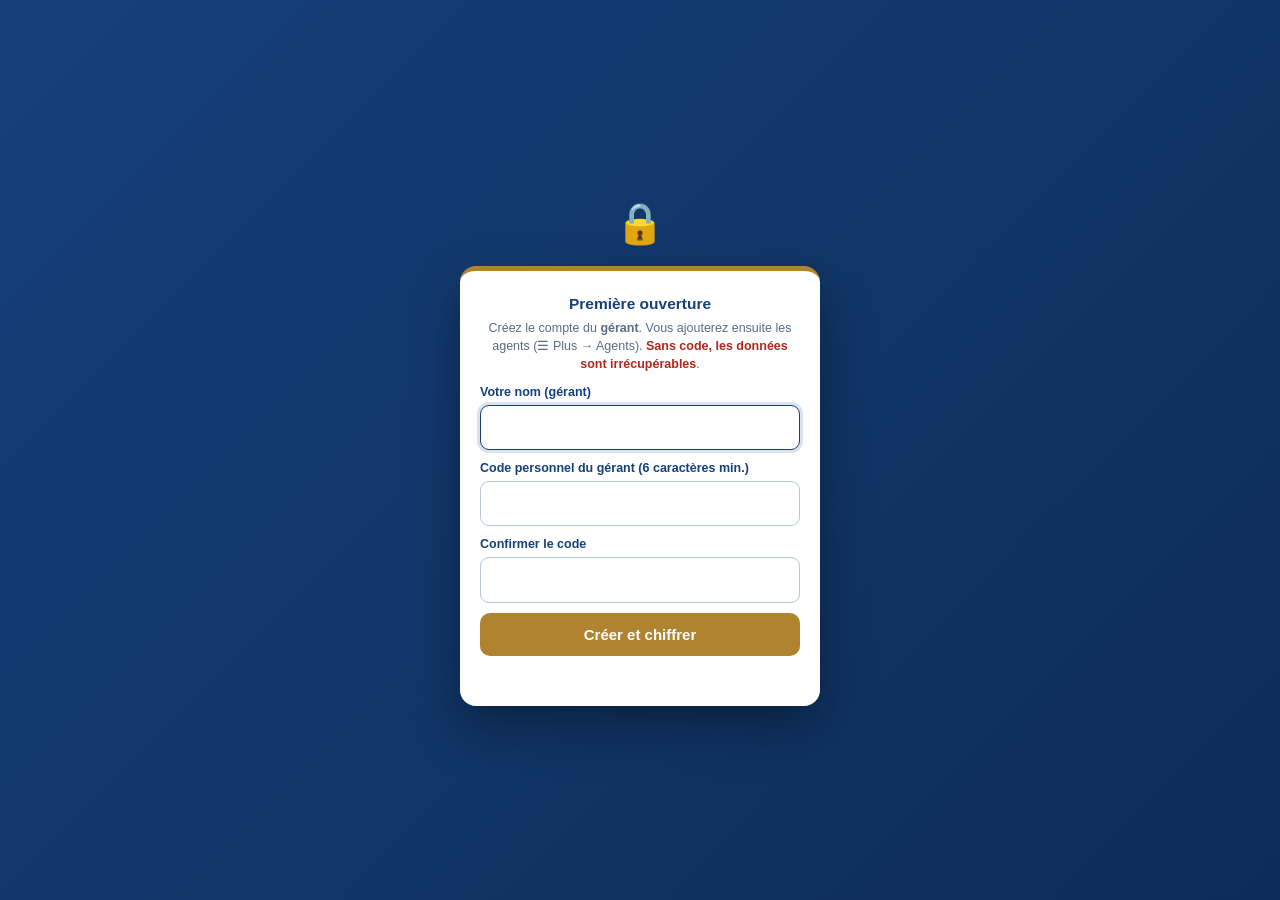
<file: caisse/Caisse_Espece_ISC.html>
<!DOCTYPE html>
<html lang="fr">
<head>
<meta charset="UTF-8">
<meta name="viewport" content="width=device-width, initial-scale=1, viewport-fit=cover">
<meta name="apple-mobile-web-app-capable" content="yes">
<meta name="mobile-web-app-capable" content="yes">
<meta name="apple-mobile-web-app-status-bar-style" content="black-translucent">
<meta name="apple-mobile-web-app-title" content="ISC Caisse">
<meta name="theme-color" content="#15407a">
<title>ISC Caisse Espèce — Mobile</title>
<link rel="icon" type="image/png" href="[data-uri]">
<link rel="apple-touch-icon" sizes="180x180" href="[data-uri]">
<link rel="manifest" href="manifest.json">
<style>
:root{--navy:#15407a;--navy2:#0d2c57;--gold:#b0832e;--gold2:#d9ac5c;--lb:#e9f1f9;--bg:#f4f7fb;--card:#fff;
--bd:#d3dfec;--tx:#16233a;--mu:#5a6b85;--ok:#1e7a46;--okbg:#e3f4ea;--ko:#b3261e;--kobg:#fde8e6;--wa:#9a6400;--wabg:#fff4dc}
*{box-sizing:border-box;-webkit-tap-highlight-color:transparent}
html,body{margin:0;background:var(--bg);color:var(--tx);font:15px/1.45 -apple-system,BlinkMacSystemFont,"Segoe UI",Roboto,Arial,sans-serif}
header{position:sticky;top:0;z-index:20;background:linear-gradient(135deg,var(--navy),var(--navy2));color:#fff;padding:calc(10px + env(safe-area-inset-top)) 14px 10px;display:flex;align-items:center;gap:10px;box-shadow:0 2px 8px rgba(0,0,0,.2)}
header .logo{width:34px;height:34px;border-radius:9px;background:#fff;color:var(--navy);font-weight:900;font-size:12px;display:flex;align-items:center;justify-content:center;border-bottom:3px solid var(--gold)}
header h1{font-size:16px;margin:0;font-weight:700}header .sub{font-size:11px;color:var(--gold2);font-weight:600}
header .r{margin-left:auto;display:flex;gap:6px}
.ib{background:rgba(255,255,255,.14);border:0;color:#fff;border-radius:9px;min-width:36px;height:36px;font-size:16px;padding:0 8px}
main{padding:14px 12px calc(84px + env(safe-area-inset-bottom));max-width:1100px;margin:auto}
nav.tabs{position:fixed;bottom:0;left:0;right:0;z-index:30;background:#fff;border-top:1px solid var(--bd);display:flex;padding-bottom:env(safe-area-inset-bottom);box-shadow:0 -2px 10px rgba(0,0,0,.06)}
nav.tabs button{flex:1;border:0;background:none;padding:7px 2px 6px;font-size:10.5px;font-weight:600;color:var(--mu);display:flex;flex-direction:column;align-items:center;gap:1px}
nav.tabs button b{font-size:20px;line-height:1.1;font-weight:400}
nav.tabs button.on{color:var(--navy)}nav.tabs button.on b{transform:scale(1.1)}
nav.tabs button.main{color:var(--gold)}nav.tabs button.main b{background:var(--gold);border-radius:50%;width:44px;height:44px;display:flex;align-items:center;justify-content:center;margin-top:-18px;box-shadow:0 4px 10px rgba(176,131,46,.5)}
h2{color:var(--navy);font-size:19px;margin:2px 0 12px;padding-bottom:6px;border-bottom:2px solid var(--gold)}
h3{color:var(--navy);font-size:15.5px;margin:14px 0 8px}
.card{background:var(--card);border:1px solid var(--bd);border-radius:12px;padding:12px 14px;margin-bottom:12px;box-shadow:0 2px 8px rgba(21,64,122,.05)}
label{display:block;font-size:12.5px;font-weight:700;color:var(--navy);margin:9px 0 4px}
input,select,textarea{font:inherit;font-size:16px;width:100%;padding:10px 11px;border:1px solid #b6c5d8;border-radius:9px;background:#fff;color:var(--tx);-webkit-appearance:none;appearance:none}
select{background-image:linear-gradient(45deg,transparent 50%,var(--navy) 50%),linear-gradient(135deg,var(--navy) 50%,transparent 50%);background-position:calc(100% - 16px) 50%,calc(100% - 11px) 50%;background-size:5px 5px;background-repeat:no-repeat;padding-right:28px}
input[type=checkbox]{width:22px;height:22px;vertical-align:middle;-webkit-appearance:checkbox;appearance:auto;margin:0 6px 0 0}
input:focus,select:focus{outline:none;border-color:var(--navy);box-shadow:0 0 0 3px rgba(21,64,122,.15)}
input.ok{background:#eefaf2;border-color:#7cc49a}input.bad{border:2px solid var(--ko)}
.chk{display:flex;align-items:center;font-weight:700;color:var(--navy);margin-top:12px;font-size:14px}
button.b,a.b{font:inherit;font-weight:700;font-size:15px;border:0;border-radius:10px;padding:11px 16px;background:var(--navy);color:#fff;text-decoration:none;display:inline-block;text-align:center}
.b.gold{background:var(--gold)}.b.ok{background:var(--ok)}.b.ko{background:var(--ko)}.b.lite{background:var(--lb);color:var(--navy)}.b.sm{padding:6px 10px;font-size:13px;border-radius:8px}
.b.full{width:100%;margin-top:10px}
.row{display:grid;grid-template-columns:1fr 1fr;gap:10px}.row>div{min-width:0}input[type=date]{min-width:0;max-width:100%;font-size:15px;padding:10px 6px}.row3{display:grid;grid-template-columns:repeat(3,1fr);gap:10px}
@media(min-width:760px){.row.w{grid-template-columns:repeat(4,1fr)}}
.stats{display:grid;grid-template-columns:1fr 1fr;gap:10px;margin-bottom:12px}@media(min-width:760px){.stats{grid-template-columns:repeat(4,1fr)}}
.stat{background:#fff;border:1px solid var(--bd);border-left:4px solid var(--navy);border-radius:11px;padding:10px 12px}
.stat .l{font-size:10.5px;text-transform:uppercase;letter-spacing:.04em;color:var(--mu);font-weight:700}.stat .v{font-size:19px;font-weight:800;color:var(--navy);margin-top:2px}
.stat.g{border-left-color:var(--gold)}.stat.g .v{color:var(--gold)}.stat.r{border-left-color:var(--ko)}.stat.r .v{color:var(--ko)}.stat.o{border-left-color:var(--ok)}.stat.o .v{color:var(--ok)}
.mu{color:var(--mu);font-size:12.5px}
.tag{display:inline-block;padding:2px 8px;border-radius:12px;font-size:11px;font-weight:700;white-space:nowrap}
.PAYE{background:var(--okbg);color:var(--ok)}.RESTE_A_PAYER{background:var(--kobg);color:var(--ko)}.FAC{background:var(--wabg);color:var(--wa)}.ATT{background:var(--kobg);color:var(--ko)}
.list .it{background:#fff;border:1px solid var(--bd);border-radius:11px;padding:10px 12px;margin-bottom:8px;display:grid;grid-template-columns:1fr auto;gap:2px 10px;align-items:center}
.list .it .t{font-weight:700}.list .it .a{font-weight:800;color:var(--navy);text-align:right;font-variant-numeric:tabular-nums}
.list .it .s{font-size:12.5px;color:var(--mu)}
.tw{overflow:auto;border:1px solid var(--bd);border-radius:10px;background:#fff;max-height:65vh}
table{border-collapse:collapse;width:100%;font-size:13px}
th{position:sticky;top:0;background:var(--navy);color:#fff;text-align:left;padding:7px 8px;font-weight:600;white-space:nowrap}
td{padding:7px 8px;border-bottom:1px solid #e7edf5;white-space:nowrap}tbody tr:nth-child(even) td{background:#f7fafd}
tfoot td{background:var(--lb);font-weight:800;color:var(--navy)}
.n{text-align:right;font-variant-numeric:tabular-nums}
.step{border:1px solid var(--bd);border-radius:12px;padding:12px 14px;margin-bottom:10px;background:#fff}
.step.lock{opacity:.4;pointer-events:none;background:#f6f8fb}.step .st{font-weight:800;color:var(--navy)}.step .st b{color:var(--gold)}
.calc{background:var(--lb);border-radius:10px;padding:10px 12px;margin-top:10px;font-size:14px;line-height:1.7}.calc b{color:var(--navy)}
.hist{margin-top:10px;padding:10px 12px;border-radius:10px;font-weight:600;font-size:13.5px}
.review{border:2px solid var(--gold);background:#fffaf0}
.ro{background:#f2f5f9!important;color:var(--navy);font-weight:700}
.ac{position:relative}.acl{display:none;position:absolute;z-index:40;left:0;right:0;background:#fff;border:1px solid var(--bd);max-height:240px;overflow:auto;border-radius:0 0 10px 10px;box-shadow:0 10px 20px rgba(0,0,0,.15)}
.acl div{padding:11px 12px;border-bottom:1px solid #eef2f7}.acl div:active,.acl div.on{background:#fff3c8}
.toast{position:fixed;left:12px;right:12px;bottom:calc(84px + env(safe-area-inset-bottom));z-index:60;padding:12px 14px;border-radius:11px;font-weight:700;box-shadow:0 8px 20px rgba(0,0,0,.2);display:none}
.toast.ok{background:var(--ok);color:#fff}.toast.ko{background:var(--ko);color:#fff}
.menu a{display:flex;align-items:center;gap:10px;padding:13px 14px;background:#fff;border:1px solid var(--bd);border-radius:11px;margin-bottom:8px;text-decoration:none;color:var(--tx);font-weight:600}
.menu a span{font-size:20px}.menu a i{margin-left:auto;color:var(--mu);font-style:normal}
.seg{display:flex;background:var(--lb);border-radius:10px;padding:3px;gap:3px;margin-bottom:10px}
.seg button{flex:1;border:0;background:none;padding:8px;border-radius:8px;font:inherit;font-weight:700;font-size:13.5px;color:var(--navy)}
.seg button.on{background:var(--gold);color:#fff}
#lock{position:fixed;inset:0;z-index:100;background:linear-gradient(135deg,var(--navy),var(--navy2));display:none;align-items:center;justify-content:center;flex-direction:column;color:#fff;gap:14px}
#lock .box{background:#fff;color:var(--tx);border-radius:16px;padding:22px 20px;width:min(360px,90vw);border-top:5px solid var(--gold);box-shadow:0 20px 50px rgba(0,0,0,.35)}#lock h3{margin:0 0 4px;text-align:center}#lock .mu{text-align:center}.aglist{display:grid;grid-template-columns:1fr 1fr;gap:8px}.aglist label{margin:0;border:2px solid var(--bd);border-radius:10px;padding:10px;text-align:center;color:var(--navy)}.aglist input{display:none}.aglist input:checked+label{border-color:var(--gold);background:#fff8ea}.aglist small{display:block;color:var(--mu);font-weight:500;font-size:11px}
#lock .err{color:var(--ko);font-weight:700;text-align:center;min-height:20px;margin-top:8px}
#modal{position:fixed;inset:0;z-index:90;background:rgba(10,25,50,.55);display:none;align-items:flex-end;justify-content:center;padding:12px}
#modal .mb{background:#fff;border-radius:16px;padding:16px;width:min(480px,100%);border-top:5px solid var(--gold);max-height:90vh;overflow:auto;margin-bottom:env(safe-area-inset-bottom)}
@media(min-width:760px){#modal{align-items:center}}
.dz{border:2px dashed #93b4f6;border-radius:12px;padding:12px;background:#f8fbff}
footer{text-align:center;color:var(--mu);font-size:11px;padding:10px}
@media print{header,nav.tabs,.noprint{display:none!important}main{padding:0}.tw{max-height:none}}
</style>
</head>
<body>
<div id="lock" style="display:flex"><div style="font-size:40px">🔒</div><div class="box"><h3 id="lkT">ISC Caisse Espèce</h3><div class="mu" id="lkM">Chargement…</div>
<form id="lkF" onsubmit="event.preventDefault();lockSubmit()" style="display:none">
<div id="agW" style="display:none"><label>Qui prend la caisse ?</label><div id="agList" class="aglist"></div></div>
<div id="nomW" style="display:none"><label>Votre nom (gérant)</label><input id="nomG" autocomplete="name"></div>
<input type="text" name="username" id="lkUser" autocomplete="username" style="display:none">
<label id="pw1L">Code personnel</label><input id="pw1" type="password" autocomplete="current-password">
<div id="pw2w" style="display:none"><label>Confirmer le code</label><input id="pw2" type="password" autocomplete="new-password"></div>
<button class="b gold full" id="lkB">Ouvrir la caisse</button><div class="err" id="lkE"></div></form></div></div>
<header><div class="logo">ISC</div><div><h1>Caisse Espèce</h1><div class="sub" id="agentSub">Version mobile autonome</div></div>
<div class="r noprint"><button class="ib" style="background:#b3261e" onclick="go('cloture')" title="Clôture de journée">🏁</button><button class="ib" onclick="quitter()" title="Quitter / changer d'agent">🔒</button><button class="ib" onclick="go('charger')" title="Charger des fichiers Excel">📥</button><button class="ib" onclick="go('outils')" title="Outils">⚙️</button></div></header>
<main id="app"></main>
<div class="toast" id="toast"></div>
<div id="modal"><div class="mb" id="mb"></div></div>
<nav class="tabs noprint">
 <button data-v="accueil" onclick="go('accueil')"><b>🏠</b>Accueil</button>
 <button data-v="journal" onclick="go('journal')"><b>📋</b>Journal</button>
 <button data-v="saisie" class="main" onclick="go('saisie')"><b>＋</b>Saisie</button>
 <button data-v="impayes" onclick="go('impayes')"><b>⚠️</b>Impayés</button>
 <button data-v="plus" onclick="go('plus')"><b>☰</b>Plus</button>
</nav>
<script>
"use strict";
/* ════════════════════════════════════════════════════════════════════
   ISC — Gestion Caisse Espèce — VERSION HTML AUTONOME (iPhone / PC)
   Mêmes règles que la V36 Flask. Données stockées dans l'appareil
   (IndexedDB). Échanges : Excel état caisse (compatible V36) et
   sauvegarde complète JSON.  Conçu par Mokhtar Reguigui — ISC/STT
   ════════════════════════════════════════════════════════════════════ */
const VERSION="Mobile 2.1";
const SUPP_REP=12, SUPP_C10=10;
const JOURS=["Dimanche","Lundi","Mardi","Mercredi","Jeudi","Vendredi","Samedi"];
const DEFAULT_SERVICES=[["DDM", "Déclaration détaillée des marchandises", 9], ["TCE AP", "Titre de commerce extérieur avec paiement (code 33)", 14], ["TCE SP", "Titre de commerce extérieur sans paiement (code 93)", 14], ["FDE", "Facture définitive à l'exportation (code 22)", 14], ["AT", "Document d'admission temporaire — régime suspensif (code 39)", 14], ["VISA", "Visa", 15], ["BS", "Bon de sortie", 7], ["DCT", "Contrôle technique", 14], ["INOR", "INORPI — certificat de conformité aux normes", 15], ["ONA", "Contrôle de l'Office national de l'artisanat", 15], ["DAE", "Déclaration simplifiée d'autorisation d'exportation", 8], ["ASS", "Assurance — prix variable selon le total facture", 0], ["PRIV", "Privilège", 10]];

/* ───────────── Stockage CHIFFRÉ multi-agents (IndexedDB + AES-256-GCM) ─────────────
   Une clé de données aléatoire (DEK) chiffre la caisse. Chaque agent possède son code personnel :
   la DEK est « emballée » séparément avec la clé dérivée de chaque code (PBKDF2-SHA256, 250 000 it.).
   Aucun code n'est stocké ; un agent supprimé ne peut plus ouvrir la caisse. */
let S=null,DEK=null,DEKRAW=null,AGENTS=[],AG=null;
const DBN="isc_caisse_mobile",VKEY="coffre",OLDKEY="etat",ITER=250000;
const TE=new TextEncoder(),TD=new TextDecoder();
const b64=u=>{let s="";const a=new Uint8Array(u);for(let i=0;i<a.length;i+=0x8000)s+=String.fromCharCode(...a.subarray(i,i+0x8000));return btoa(s)};
const ub64=s=>Uint8Array.from(atob(s),c=>c.charCodeAt(0));
function idb(){return new Promise((res,rej)=>{if(!window.indexedDB)return rej(new Error("IndexedDB indisponible"));const r=indexedDB.open(DBN,1);r.onupgradeneeded=()=>r.result.createObjectStore("kv");r.onsuccess=()=>res(r.result);r.onerror=()=>rej(r.error)})}
async function kvGet(k){const db=await idb();return new Promise((res,rej)=>{const q=db.transaction("kv").objectStore("kv").get(k);q.onsuccess=()=>res(q.result);q.onerror=()=>rej(q.error)})}
async function kvPut(k,v){const db=await idb();return new Promise((res,rej)=>{const tx=db.transaction("kv","readwrite");v===undefined?tx.objectStore("kv").delete(k):tx.objectStore("kv").put(v,k);tx.oncomplete=res;tx.onerror=()=>rej(tx.error)})}
async function deriveKey(pw,salt){const base=await crypto.subtle.importKey("raw",TE.encode(pw),"PBKDF2",false,["deriveKey"]);
  return crypto.subtle.deriveKey({name:"PBKDF2",salt,iterations:ITER,hash:"SHA-256"},base,{name:"AES-GCM",length:256},false,["encrypt","decrypt"])}
async function encBytes(key,bytes){const iv=crypto.getRandomValues(new Uint8Array(12));return{iv:b64(iv),ct:b64(await crypto.subtle.encrypt({name:"AES-GCM",iv},key,bytes))}}
async function decBytes(key,box){return new Uint8Array(await crypto.subtle.decrypt({name:"AES-GCM",iv:ub64(box.iv)},key,ub64(box.ct)))}
async function seal(obj,key){return encBytes(key,TE.encode(JSON.stringify(obj)))}
async function unseal(box,key){return JSON.parse(TD.decode(await decBytes(key,box)))}
const importDek=raw=>crypto.subtle.importKey("raw",raw,{name:"AES-GCM"},false,["encrypt","decrypt"]);
async function nouvelAgent(nom,role,code){const salt=crypto.getRandomValues(new Uint8Array(16)),kek=await deriveKey(code,salt);
  return{id:"a"+Date.now().toString(36)+Math.random().toString(36).slice(2,6),nom,role,salt:b64(salt),cle:await encBytes(kek,DEKRAW),cree:nowIso()}}
async function ouvrirAgent(a,code){const kek=await deriveKey(code,ub64(a.salt));return decBytes(kek,a.cle)}
async function coffre(){return{v:2,alg:"AES-256-GCM / PBKDF2-SHA256 / DEK par agent",iter:ITER,agents:AGENTS,data:await seal(S,DEK)}}
const estGerant=()=>AG&&AG.role==="gerant";
const EMAIL_GERANT="mokhtar.reguigui@gmail.com";
const codeCtl=(num,svcId)=>(String(num).trim()+((svc(svcId)||{}).code||"").replace(/ /g,"")).toLowerCase();
const estClos=j=>!!(S&&S.meta.clotures&&S.meta.clotures[j]);
function normalise(){S.meta=S.meta||{};if(S.services)DEFAULT_SERVICES.forEach(([c,l,p])=>{const s=S.services.find(x=>x.code===c);if(s)s.lib=l;else S.services.push({id:(S.meta.seq=(S.meta.seq||1)+1)-1,code:c,lib:l,tarif:p,actif:1})});if(S.services){const ap=S.services.find(x=>x.code==="TCE AP");if(ap)S.services.filter(x=>["TCE SP","FDE","AT"].includes(x.code)&&!+x.tarif).forEach(x=>x.tarif=ap.tarif)}if(S.services){const o=S.services.find(x=>x.code==="TCE"),n=S.services.find(x=>x.code==="TCE AP");if(o&&n){(S.ops||[]).forEach(op=>{if(op.svcId===o.id)op.svcId=n.id});(S.tarifs||[]).forEach(tf=>{if(tf.svcId===o.id&&!S.tarifs.some(x=>x.decId===tf.decId&&x.svcId===n.id))tf.svcId=n.id});S.tarifs=(S.tarifs||[]).filter(tf=>tf.svcId!==o.id);if(o.tarif)n.tarif=o.tarif;S.services=S.services.filter(x=>x!==o);(S.audit=S.audit||[]).unshift({quand:nowIso(),action:"FUSION_SERVICE",detail:"TCE → TCE AP"})}}["declarants","clients","services","tarifs","reps","ops","feries","anomalies","audit"].forEach(k=>S[k]=S[k]||[]);
  if(!S.meta.seq)S.meta.seq=Math.max(1,...S.ops.map(o=>o.id+1),...S.declarants.map(d=>d.id+1),...S.clients.map(c=>c.id+1),...S.services.map(s=>s.id+1));delete S.meta.pin;S.tarifs.forEach(x=>{if(x.sr===undefined)x.sr=null;if(x.sp===undefined)x.sp=null})}
let saveTimer=null,saving=Promise.resolve();
function save(){if(!DEK)return;clearTimeout(saveTimer);saveTimer=setTimeout(()=>{saving=saving.then(async()=>{
  try{await kvPut(VKEY,await coffre())}catch(e){toast("⚠ Enregistrement impossible : exportez une sauvegarde",false)}})},120)}
function fresh(){const s={declarants:[],clients:[],services:[],tarifs:[],reps:[],ops:[],feries:[],anomalies:[],audit:[],meta:{seq:1,created:nowIso()}};
  DEFAULT_SERVICES.forEach(([c,l,t])=>s.services.push({id:s.meta.seq++,code:c,lib:l,tarif:t,actif:1}));return s}
const nid=()=>S.meta.seq++;

/* ───────────── Utilitaires ───────────── */
const $=id=>document.getElementById(id);
const esc=s=>String(s??"").replace(/[&<>"']/g,c=>({"&":"&amp;","<":"&lt;",">":"&gt;",'"':"&quot;","'":"&#39;"}[c]));
const f3=v=>(+v||0).toLocaleString("fr-FR",{minimumFractionDigits:3,maximumFractionDigits:3});
const today=()=>{const d=new Date();return d.getFullYear()+"-"+String(d.getMonth()+1).padStart(2,"0")+"-"+String(d.getDate()).padStart(2,"0")};
function nowIso(){const d=new Date();return today()+"T"+d.toTimeString().slice(0,8)}
const norm=s=>String(s??"").normalize("NFD").replace(/[̀-ͯ]/g,"").toLowerCase().replace(/[^a-z0-9]/g,"");
const cleanMf=s=>String(s??"").toUpperCase().replace(/\s/g,"");
const mfKey=s=>cleanMf(s).replace(/^0+/,"");
function normService(v){const t=String(v??"").toUpperCase().replace(/\./g,"").replace(/\s+/g," ").trim();return({ASSUR:"ASS",ASSURANCE:"ASS",AASUR:"ASS",OBLIGATION:"OBL",INORPI:"INOR",BONSORTIE:"BS",BONDESORTIE:"BS",VISAEXPORT:"VISA",TCE:"TCE AP",TCEAP:"TCE AP",PRIVILEGE:"PRIV",TCESP:"TCE SP",TCEAVECPAIEMENT:"TCE AP",TCESANSPAIEMENT:"TCE SP",CONTROLETECHNIQUE:"DCT"})[t.replace(/ /g,"")]||t}
const num=v=>{if(v===null||v===undefined||v==="")return null;if(typeof v==="number")return v;const n=parseFloat(String(v).replace(/\s/g,"").replace(",","."));return isNaN(n)?null:n};
function toIso(v){if(v===null||v===undefined||v==="")return null;
  if(typeof v==="number"&&v>20000&&v<80000){const d=new Date(Math.round((v-25569)*86400000));return d.toISOString().slice(0,10)}
  const s=String(v).trim();let m;
  if(m=s.match(/^(\d{4})-(\d{2})-(\d{2})/))return `${m[1]}-${m[2]}-${m[3]}`;
  if(m=s.match(/^(\d{1,2})[\/\-.](\d{1,2})[\/\-.](\d{2,4})$/)){let y=m[3].length===2?"20"+m[3]:m[3];return `${y}-${m[2].padStart(2,"0")}-${m[1].padStart(2,"0")}`}
  return null}
const frDate=iso=>iso?iso.slice(8,10)+"/"+iso.slice(5,7)+"/"+iso.slice(0,4):"";
function toast(msg,ok=true){const t=$("toast");t.textContent=msg;t.className="toast "+(ok?"ok":"ko");t.style.display="block";clearTimeout(t._h);t._h=setTimeout(()=>t.style.display="none",ok?2600:4500)}
function audit(action,detail){S.audit.unshift({quand:nowIso(),action,detail});if(S.audit.length>1000)S.audit.length=1000}

/* ───────────── Référentiels ───────────── */
const dec=id=>S.declarants.find(d=>d.id==id);
const svc=id=>S.services.find(s=>s.id==id);
const svcByCode=c=>S.services.find(s=>s.code===c);
const cli=id=>S.clients.find(c=>c.id==id);
function findDec(nom){const n=String(nom??"").trim().toLowerCase();if(!n)return null;return S.declarants.find(d=>d.nom===n||(d.code&&d.code.toUpperCase()===n.toUpperCase()))}
function getOrCreateDec(nom,valide=1){const d=findDec(nom);if(d)return[d,false];const x={id:nid(),nom:String(nom).trim().toLowerCase(),code:"",tel:"",valide,actif:1};S.declarants.push(x);return[x,true]}
function getOrCreateSvc(code){code=normService(code);if(!code)return null;let s=svcByCode(code);if(!s){s={id:nid(),code,lib:code,tarif:0,actif:1};S.services.push(s)}return s}
function findCliMf(mf){const k=mfKey(mf);return k?S.clients.find(c=>mfKey(c.mf)===k):null}
function addRep(n){n=String(n??"").trim().replace(/\.0$/,"");if(!/^\d{5}$/.test(n))return null;if(!S.reps.includes(n))S.reps.push(n);return n}
function getTarif(decId,svcId){const t=S.tarifs.find(t=>t.decId==decId&&t.svcId==svcId&&t.actif!==0);if(t)return +t.t;const s=svc(svcId);return s?+s.tarif:0}

/* ───────────── Règles métier (identiques V36) ───────────── */
function calculer(decId,svcId,rep,c10,paye){
  const code=(svc(svcId)||{}).code;let t=getTarif(decId,svcId);paye=+paye||0;let sr=0,sc=0;
  if(code==="DDM"){const P=tarifsDDM(decId,svcId);t=P.t;let has=!!rep||!!c10;
    if(!has&&Math.abs(paye-(t+P.r))<.001)has=true;
    if(!has&&Math.abs(paye-(t+P.r+P.p))<.001){has=true;c10=true}
    if(has){sr=P.r;if(c10)sc=P.p}}
  const total=Math.max(t+sr+sc,paye);
  return{tarif:t,sRep:sr,sC10:sc,total,reste:Math.max(total-paye,0),c10:c10?1:0}}
const dossierOps=(svcId,numero,exclude)=>S.ops.filter(o=>o.svcId==svcId&&o.num===String(numero).trim()&&o.id!==exclude);
const cle=(svcId,numero)=>((svc(svcId)||{}).code||"")+String(numero).trim();
function controle(numero,svcId,total,paye,exclude){
  const rows=dossierOps(svcId,numero,exclude),k=cle(svcId,numero);
  const deja=rows.reduce((a,o)=>a+(+o.paye||0),0),ref=Math.max(total||0,...rows.map(o=>+o.total||0)),nouv=deja+(+paye||0);
  if(rows.length&&ref>0&&deja>=ref-.001)return{ok:false,cle:k,niveau:"BLOQUE",ref,message:`Double encaissement bloqué : ${k} est déjà payé intégralement (${f3(deja)} DT).`};
  if(rows.length&&ref>0&&nouv>ref+.001)return{ok:false,cle:k,niveau:"BLOQUE",ref,message:`Trop-perçu bloqué : ${k} — payé ${f3(deja)}, dû ${f3(ref)}, reste ${f3(ref-deja)} DT.`};
  if(rows.length){const s=nouv>=ref-.001;return{ok:true,cle:k,niveau:s?"ACCEPTE_SOLDE":"ACCEPTE_PARTIEL",ref,message:s?`Paiement final pour ${k}.`:`Paiement partiel ${k} : ${f3(nouv)}/${f3(ref)} DT.`}}
  return{ok:true,cle:k,niveau:"NOUVEAU",ref:Math.max(ref,total),message:`Nouveau dossier ${k}.`}}
function heriter(svcId,numero,m,paye,dateExclue){
  const rows=dossierOps(svcId,numero).filter(o=>!dateExclue||o.date!==dateExclue);if(!rows.length)return m;
  const f=rows.slice().sort((a,b)=>b.total-a.total||a.id-b.id)[0];
  return{...m,total:Math.max(+f.total,paye),c10:f.c10,sRep:f.sRep,sC10:f.sC10,tarif:f.tarif,rep:f.rep,clientId:f.clientId,mf:f.mf,reste:Math.max(+f.total-paye,0)}}
function recalc(svcId,numero){
  const rows=dossierOps(svcId,numero).sort((a,b)=>(a.date||"").localeCompare(b.date||"")||a.id-b.id);if(!rows.length)return;
  const ref=Math.max(...rows.map(o=>+o.total||0)),paye=rows.reduce((a,o)=>a+(+o.paye||0),0),reste=Math.max(ref-paye,0);
  const st=reste<=.0005?"PAYE":(paye===0&&rows.some(o=>o.statut==="FAC")?"FAC":"RESTE_A_PAYER");
  const last=rows[rows.length-1].id;rows.forEach(o=>{o.reste=o.id===last?reste:0;o.statut=st})}
function anomalie(source,k,date,decNom,code,numero,montant,motif){S.anomalies.unshift({id:nid(),quand:nowIso(),source,cle:k,date,dec:decNom,svc:code,num:numero,montant,motif,statut:"A_VERIFIER"})}
function repAff(o){const s=svc(o.svcId);let r=o.rep||"",c="";if(s&&s.code==="DDM"){if(!r&&o.sRep)r="REP";if(o.c10||o.sC10)c=r||"REP"}return[r,c]}

/* ───────────── Navigation ───────────── */
let VIEW="accueil",ARGS={};
function go(v,args){VIEW=v;ARGS=args||{};if(S&&AG&&v!=="operation"){S.meta.reprise={view:v,args:ARGS,agent:AG.nom};save()}document.querySelectorAll("nav.tabs button").forEach(b=>b.classList.toggle("on",b.dataset.v===v));render();window.scrollTo(0,0)}
function render(){const f=V[VIEW]||V.accueil;$("app").innerHTML=f()+`<footer>ISC / STT — Caisse Espèce ${VERSION} · Conçu par Mokhtar Reguigui</footer>`;(A[VIEW]||(()=>{}))()}
const V={},A={};

/* ───────────── ACCUEIL ───────────── */
V.accueil=()=>{
  const t=today(),mois=t.slice(0,7);
  const last=S.ops.filter(o=>o.paye>0).map(o=>o.date).sort().pop()||t;
  const sum=(arr,k)=>arr.reduce((a,o)=>a+(+o[k]||0),0);
  const jour=sum(S.ops.filter(o=>o.date===last),"paye"),opsM=S.ops.filter(o=>(o.date||"").startsWith(mois));
  const imp=S.ops.filter(o=>o.statut==="RESTE_A_PAYER"&&o.reste>0),fac=S.ops.filter(o=>o.statut==="FAC"&&o.reste>0);
  const att=S.declarants.filter(d=>!d.valide).length,an=S.anomalies.filter(a=>a.statut==="A_VERIFIER").length;
  const parSvc={};opsM.forEach(o=>{const c=(svc(o.svcId)||{}).code||"?";parSvc[c]=parSvc[c]||{nb:0,t:0};parSvc[c].nb++;parSvc[c].t+=+o.paye||0});
  return `<h2>🏠 Tableau de bord</h2>
  ${!S.ops.length&&!S.declarants.length?`<div class="card" style="border-color:var(--gold)"><b>Bienvenue 👋</b><p class="mu">Commencez par ajouter vos déclarants (☰ Plus → Déclarants) ou importez votre base clients / un état caisse Excel exporté du PC (⚙️ Outils).</p></div>`:""}
  ${estClos(t)?`<div class="card" style="background:var(--kobg);color:var(--ko);font-weight:700" onclick="go('cloture')">🔒 Journée du jour clôturée ›</div>`:`<div class="card" style="color:var(--navy);font-weight:700" onclick="go('cloture')">🏁 En fin de journée : Clôture de journée ›</div>`}
  ${att?`<div class="card" style="background:var(--kobg);color:var(--ko);font-weight:700" onclick="go('declarants')">⚠ ${att} déclarant(s) en attente de validation ›</div>`:""}
  ${an?`<div class="card" style="background:var(--lb);color:var(--navy);font-weight:700" onclick="go('anomalies')">🔎 ${an} tentative(s) de double encaissement ›</div>`:""}
  <div class="stats"><div class="stat o"><div class="l">Caisse du ${frDate(last)}</div><div class="v">${f3(jour)}</div></div>
  <div class="stat"><div class="l">Encaissé ${mois}</div><div class="v">${f3(sum(opsM,"paye"))}</div><div class="mu">${opsM.length} opérations</div></div>
  <div class="stat r"><div class="l">Impayés</div><div class="v">${f3(sum(imp,"reste"))}</div><div class="mu">${imp.length} dossier(s)</div></div>
  <div class="stat g"><div class="l">FAC</div><div class="v">${f3(sum(fac,"reste"))}</div><div class="mu">${fac.length} dossier(s)</div></div></div>
  <h3>Encaissé par service — ${mois}</h3><div class="list">${Object.entries(parSvc).sort((a,b)=>b[1].t-a[1].t).map(([c,v])=>`<div class="it"><div class="t">${esc(c)}</div><div class="a">${f3(v.t)}</div><div class="s">${v.nb} opération(s)</div></div>`).join("")||`<p class="mu">Aucune opération ce mois.</p>`}</div>
  <a class="b gold full" onclick="go('saisie')">＋ Nouvelle saisie</a>`};

/* ───────────── SAISIE : feuille de caisse A → P ─────────────
   A date/heure système · B date saisie · C date encaissement · D N° dossier (5 chiffres) · E type · F client
   · G MF (auto) · H déclarant (auto) · I prix total · J répertoire · K prise en charge · L payé
   · M reste à payer · N non payé · O observation · P agent (automatique) */
V.saisie=()=>`<h2>＋ Saisie caisse</h2><p class="mu" style="margin-top:-6px">Agent : <b style="color:var(--gold)">${esc(AG.nom)}</b> (colonne Q, automatique)</p>
${estClos(today())?`<div class="card" style="background:var(--kobg);color:var(--ko);font-weight:700">🔒 Journée du jour clôturée — saisie bloquée${estGerant()?" (gérant : autorisée)":""}.</div>`:""}
<div class="card mu" style="font-size:12.5px">🔑 <b>Code de contrôle</b> = N° dossier + type (ex. <b>55234ddm</b>, <b>55234tceap</b>). Un code déjà saisi : seulement un <b>paiement à la date du jour</b> s'il reste dû ; rien s'il est soldé.</div>
<div class="step" id="s1"><div class="st"><b>1</b> — Dossier <span class="mu">B · C · D · E</span></div>
 <div class="row"><div><label>B · Date saisie</label><input id="dop" type="date" value="${today()}"></div><div><label>C · Encaissement</label><input id="dreg" type="date" value="${today()}"></div></div>
 <div class="row"><div><label>D · N° dossier (5 chiffres)</label><input id="num" inputmode="numeric" maxlength="5" placeholder="25333" autocomplete="off"></div>
 <div><label>E · Type</label><div class="ac"><input id="svcIn" placeholder="DDM, DCT…" autocapitalize="characters" autocomplete="off"><div class="acl" id="svcl"></div></div><input type="hidden" id="svc"></div></div>
 <div class="hist" id="hist" style="display:none"></div>
 <button class="b full" onclick="go1()">Confirmer</button></div>
<div class="step lock" id="s2"><div class="st"><b>2</b> — Client <span class="mu">F · G · H</span></div>
 <label>F · Client (nom ou MF)</label><div class="ac"><input id="cli" placeholder="Nom du client…" autocomplete="off"><div class="acl" id="clil"></div></div>
 <div class="row"><div><label>G · Matricule fiscal</label><input id="mfv" readonly class="ro"></div><div><label>H · Déclarant</label><input id="decv" readonly class="ro"></div></div>
 <button class="b full" onclick="go2()">Confirmer</button></div>
<div class="step lock" id="s3"><div class="st"><b>3</b> — Prix <span class="mu">I · J · K</span></div>
 <div id="pxBtns"></div>
 <label>I · Prix total (DT)</label><input id="prix" type="number" inputmode="decimal" step="0.001">
 <div class="row ddm"><div><label>J · Répertoire</label><div class="ac"><input id="rep" inputmode="numeric" maxlength="5" autocomplete="off"><div class="acl" id="repl"></div></div></div>
 <div><label>K · Prise en charge</label><input id="pec" inputmode="numeric" maxlength="5"></div></div>
 <div class="mu" id="pxInfo" style="margin-top:6px"></div>
 <button class="b full" onclick="go3()">Confirmer</button></div>
<div class="step lock" id="s4"><div class="st"><b>4</b> — Paiement <span class="mu">L · M · N · O</span></div>
 <label>L · Montant payé (DT)</label><input id="paye" type="number" inputmode="decimal" step="0.001" min="0">
 <label class="chk"><input type="checkbox" id="fac"> Non payé (FAC)</label>
 <label>O · Observation</label><input id="obs">
 <div class="calc" id="calc"></div>
 <button class="b full" onclick="go4()">Contrôler</button></div>
<div class="step lock review" id="s5"><div class="st"><b>5</b> — Dernier contrôle</div><div id="rv"></div>
 <button class="b ok full" onclick="valider()">✅ Valider l'encaissement</button><button class="b lite full" onclick="annulerSaisie()">Annuler</button></div>
<h3>Aujourd'hui</h3><div class="list">${opsList(S.ops.filter(o=>o.date===today()).sort((a,b)=>b.id-a.id))}</div>`;
let SA={};
const CHAMPS_S=["dop","dreg","num","svcIn","svc","cli","mfv","decv","prix","rep","pec","paye","obs"];
function sauverBrouillon(){if(!S||!$("num"))return;const o={mf:SA.mf,decId:SA.decId,etape:[1,2,3,4,5].filter(i=>!$("s"+i).classList.contains("lock")).pop()};CHAMPS_S.forEach(id=>o[id]=$(id).value);o.fac=$("fac").checked;
  S.meta.brouillon=o.num?o:null;save()}
A.saisie=()=>{
  SA={decId:null,mf:"",H:null};
  ac($("svcIn"),$("svcl"),S.services.filter(s=>s.actif).sort((a,b)=>a.code.localeCompare(b.code)),s=>s.code+" — "+s.lib,s=>{$("svc").value=s?s.id:"";if(s)$("svcIn").value=s.code+" — "+s.lib;$("svcIn").classList.toggle("ok",!!s);["s2","s3","s4","s5"].forEach(lockS);SA.H=null});
  ac($("cli"),$("clil"),S.clients.filter(c=>c.actif!==0).sort((a,b)=>a.rs.localeCompare(b.rs)),c=>c.rs+" ("+c.mf+")",c=>{setCli(c);if(!c)["s3","s4","s5"].forEach(lockS)});
  ac($("rep"),$("repl"),S.reps.slice().sort().map(n=>({n})),r=>r.n,r=>{if(r)$("rep").value=r.n});
  ["paye","fac"].forEach(id=>$(id).addEventListener("input",calc));$("prix").addEventListener("input",majPx);
  $("app").addEventListener("input",()=>{clearTimeout(SA.tb);SA.tb=setTimeout(sauverBrouillon,400)});
  $("num").addEventListener("keydown",e=>{if(e.key==="Enter"){e.preventDefault();$("svcIn").focus()}});
  const o=S.meta.brouillon;
  if(o&&o.num){CHAMPS_S.forEach(id=>{if(o[id]!=null)$(id).value=o[id]});$("fac").checked=!!o.fac;SA.mf=o.mf||"";SA.decId=o.decId||null;
    if(o.svc){$("svcIn").classList.add("ok");SA.H=dossierInfo(o.svc,o.num);if(SA.H&&SA.H.reste<=.0005)SA.H=null}
    for(let i=2;i<=Math.min(o.etape||1,4);i++)unlockS("s"+i);if(SA.mf)$("cli").classList.add("ok");majPx();calc();
    toast("↩ Saisie en cours reprise là où elle a été laissée")}
  else $("num").focus()};
function setCli(c){SA.mf=c?c.mf:"";SA.decId=c?c.decId:null;$("mfv").value=c?c.mf:"";$("decv").value=c?((dec(c.decId)||{}).nom||""):"";$("cli").classList.toggle("ok",!!c);if(c)$("cli").value=c.rs}
function dossierInfo(svcId,numero){const rows=dossierOps(svcId,numero);if(!rows.length)return null;const f=rows.slice().sort((a,b)=>b.total-a.total)[0];
  const du=+f.total,p=rows.reduce((a,o)=>a+(+o.paye||0),0);return{nb:rows.length,du,paye:p,reste:Math.max(du-p,0),mf:f.mf,rep:f.rep,pec:!!f.c10,dates:rows.map(o=>frDate(o.date)),cli:(cli(f.clientId)||{}).rs||""}}
function tarifsDDM(decId,svcId){const c=S.tarifs.find(t=>t.decId==decId&&t.svcId==svcId&&t.actif!==0),s=svc(svcId)||{};
  return{t:c?+c.t:+s.tarif||0,r:c&&c.sr!=null?+c.sr:SUPP_REP,p:c&&c.sp!=null?+c.sp:SUPP_C10,conv:!!c}}
async function go1(){const n=$("num").value.trim();if(!/^\d{5}$/.test(n)){toast("N° dossier : exactement 5 chiffres",false);return bad($("num"))}
  if(!$("svc").value){const code=normService($("svcIn").value.split("—")[0]);if(!code)return bad($("svcIn"));let s=svcByCode(code);
    if(!s){const r=await ask({titre:"Nouveau type de dossier",msg:`Le type « <b>${esc(code)}</b> » n'existe pas.<br>Voulez-vous l'enregistrer ?<br><span class="mu">Non = entrée erronée : la saisie est remise à zéro.</span>`,
        champs:[{id:"code",label:"Code",val:code},{id:"lib",label:"Libellé",val:""},{id:"tarif",label:"Prix (DT) — 0 si variable",val:"",type:"number"}],oui:"Enregistrer le type"});
      if(!r)return annulerSaisie();const c2=normService(r.code)||code;s=svcByCode(c2)||(()=>{const x={id:nid(),code:c2,lib:r.lib.trim()||c2,tarif:num(r.tarif)||0,actif:1};S.services.push(x);audit("NOUVEAU_SERVICE",`${c2} — ${x.tarif} DT`);return x})();save()}
    $("svc").value=s.id;$("svcIn").value=s.code+" — "+s.lib;$("svcIn").classList.add("ok")}
  SA.H=dossierInfo($("svc").value,n);const h=$("hist");
  if(SA.H){const H=SA.H,solde=H.reste<=.0005;h.style.display="block";h.style.background=solde?"var(--kobg)":"var(--wabg)";h.style.color=solde?"var(--ko)":"var(--wa)";
    const cc=codeCtl(n,$("svc").value);h.textContent=(solde?`⛔ Dossier déjà saisi — code ${cc} soldé : aucune saisie ni modification possible`:`⚠ Dossier déjà saisi — code ${cc} : ajout d'un paiement uniquement, à la date du jour`)+` (prix ${f3(H.du)}, payé ${f3(H.paye)}, reste ${f3(H.reste)} — ${H.cli}, ${H.dates.join(", ")})`;
    if(solde){SA.H=null;return}
    const c=findCliMf(H.mf);if(c)setCli(c);$("prix").value=(+H.du).toFixed(3);$("rep").value=H.rep||"";$("pec").value=H.pec?H.rep:"";
    $("dreg").value=today();["cli","prix","rep","pec","dreg"].forEach(id=>{$(id).readOnly=true;$(id).classList.add("ro")});unlockS("s2");unlockS("s3");majPx();unlockS("s4");$("paye").value=(+H.reste).toFixed(3);calc();sauverBrouillon();return $("paye").focus()}
  h.style.display="none";unlockS("s2");sauverBrouillon();$("cli").focus()}
async function go2(){
  if(!SA.mf){const saisi=$("cli").value.trim();if(!saisi){toast("Client obligatoire",false);return bad($("cli"))}
    const parMf=findCliMf(saisi);if(parMf)setCli(parMf);else{
      const estMf=/\d/.test(saisi)&&saisi.length<12;
      const r=await ask({titre:"Nouveau client",msg:`Le client « <b>${esc(saisi)}</b> » n'existe pas.<br>Voulez-vous l'enregistrer ? (un client = un seul déclarant)<br><span class="mu">Non = entrée erronée : la saisie est remise à zéro.</span>`,
        champs:[{id:"rs",label:"Client (raison sociale)",val:estMf?"":saisi,req:1},{id:"mf",label:"Matricule fiscal",val:estMf?cleanMf(saisi):"",req:1},{id:"dec",label:"Déclarant",val:"",req:1}],oui:"Enregistrer le client"});
      if(!r)return annulerSaisie();let d=findDec(r.dec);
      if(!d){if(!confirm(`Le déclarant « ${r.dec} » n'existe pas : l'enregistrer aussi ?\n(Annuler = saisie remise à zéro)`))return annulerSaisie();[d]=getOrCreateDec(r.dec,1);d.valide=1;audit("NOUVEAU_DECLARANT",d.nom)}
      const m2=cleanMf(r.mf);let c=findCliMf(m2);if(!c){c={id:nid(),rs:r.rs.trim(),mf:m2,decId:d.id,tel:"",actif:1};S.clients.push(c);audit("NOUVEAU_CLIENT",`${m2} — ${c.rs}`)}
      save();setCli(c);toast("Client enregistré")}}
  unlockS("s3");majPx();sauverBrouillon();$("prix").focus()}
function majPx(){if(!$("svc").value)return;const ddm=isDDM();document.querySelectorAll(".ddm").forEach(e=>e.style.display=ddm?"":"none");
  if(SA.H){$("pxBtns").innerHTML="";$("pxInfo").textContent="Paiement complémentaire : prix et répertoire repris du dossier.";return}
  if(ddm){const P=tarifsDDM(SA.decId,$("svc").value),opts=[[P.t,"DDM simple"],[P.t+P.r,"+ répertoire"],[P.t+P.r+P.p,"+ rép. + prise en charge"]];
    $("pxBtns").innerHTML=`<div class="seg">${opts.map(o=>`<button type="button" class="${Math.abs(+$("prix").value-o[0])<.001?"on":""}" onclick="choixPx(${o[0]})">${f3(o[0])}<br><small style="font-weight:500">${o[1]}</small></button>`).join("")}</div>`;
    $("pxInfo").innerHTML=(P.conv?"🤝 <b>Prix de faveur</b> du déclarant. ":"")+"1er prix = sans répertoire · 2e = répertoire obligatoire · 3e = répertoire + prise en charge (même numéro).";$("prix").readOnly=false;$("prix").classList.remove("ro")}
  else{$("pxBtns").innerHTML="";const t=getTarif(SA.decId,$("svc").value);
    if(t>0){$("prix").value=t.toFixed(3);$("prix").readOnly=true;$("prix").classList.add("ro");$("pxInfo").textContent=S.tarifs.some(x=>x.decId==SA.decId&&x.svcId==$("svc").value&&x.actif!==0)?"🤝 Prix de faveur du déclarant.":"Prix unique du service."}
    else{$("prix").readOnly=false;$("prix").classList.remove("ro");$("pxInfo").textContent="Prix variable : saisissez le prix total (ex. assurance)."}}}
function choixPx(v){$("prix").value=v.toFixed(3);majPx();const P=tarifsDDM(SA.decId,$("svc").value);if(Math.abs(v-P.t)<.001){$("rep").value="";$("pec").value="";go3()}else $("rep").focus()}
function go3(){const v=+$("prix").value,rp=$("rep").value.trim(),pc=$("pec").value.trim();
  if(!(v>0)){toast("Prix total obligatoire",false);return bad($("prix"))}
  if(isDDM()&&!SA.H){const P=tarifsDDM(SA.decId,$("svc").value),k=(m,el)=>{toast(m,false);bad(el)};
    if(Math.abs(v-P.t)<.001){if(rp||pc)return k(`DDM à ${f3(v)} : sans répertoire ni prise en charge`,$("rep"))}
    else if(Math.abs(v-(P.t+P.r))<.001){if(!/^\d{5}$/.test(rp))return k(`DDM à ${f3(v)} : répertoire (5 chiffres) obligatoire`,$("rep"));if(pc)return k("La prise en charge doit rester vide",$("pec"))}
    else if(Math.abs(v-(P.t+P.r+P.p))<.001){if(!/^\d{5}$/.test(rp))return k(`DDM à ${f3(v)} : répertoire (5 chiffres) obligatoire`,$("rep"));if(pc!==rp)return k(`Prise en charge = même numéro que le répertoire (${rp})`,$("pec"))}
    else return k(`Prix DDM invalide : ${f3(P.t)}, ${f3(P.t+P.r)} ou ${f3(P.t+P.r+P.p)} DT`,$("prix"))}
  unlockS("s4");if(!$("paye").value&&!$("fac").checked)$("paye").value=v.toFixed(3);calc();sauverBrouillon();$("paye").focus()}
function calc(){const prix=+$("prix").value||0,fac=$("fac").checked,p=fac?0:(+$("paye").value||0),deja=SA.H?SA.H.paye:0,reste=Math.max(prix-deja-p,0);$("paye").disabled=fac;
  $("calc").innerHTML=`I · Prix <b>${f3(prix)}</b>${deja?` · déjà payé <b>${f3(deja)}</b>`:""} · L · Payé <b>${f3(p)}</b><br>${fac?`N · Non payé : <b style="color:var(--ko)">${f3(reste)} DT</b>`:`M · Reste à payer : <b style="color:${reste>0?"var(--ko)":"var(--ok)"}">${f3(reste)} DT</b>`}`;
  return{prix,p,reste,deja}}
function go4(){const c=calc();if(!$("fac").checked&&$("paye").value==="")return bad($("paye"));if(c.p>c.prix-c.deja+.001){toast("Le montant payé dépasse le reste dû",false);return bad($("paye"))}
  const it=[["B · Date saisie",frDate($("dop").value)],["C · Encaissement",frDate($("dreg").value)],["D · Dossier",$("num").value],["E · Type",$("svcIn").value],["F · Client",$("cli").value],["G · MF",$("mfv").value],["H · Déclarant",$("decv").value],["I · Prix total",f3(c.prix)+" DT"]];
  if(isDDM())it.push(["J · Répertoire",$("rep").value||"—"],["K · Prise en charge",$("pec").value||"—"]);
  it.push(["P · Code contrôle",codeCtl($("num").value,$("svc").value)]);
  it.push(["L · Payé",$("fac").checked?"0,000 (FAC)":f3(c.p)+" DT"],[$("fac").checked?"N · Non payé":"M · Reste à payer",f3(c.reste)+" DT"],["Q · Agent",AG.nom]);
  $("rv").innerHTML=`<div class="list">${it.map(([k,v])=>`<div class="it"><div class="s">${k}</div><div class="t" style="text-align:right">${esc(v)}</div></div>`).join("")}</div>`;
  unlockS("s5");sauverBrouillon();$("s5").scrollIntoView({behavior:"smooth",block:"center"})}
function valider(){const numero=$("num").value.trim(),svcId=+$("svc").value,c=findCliMf(SA.mf);if(!c)return toast("Client obligatoire",false);
  const d=dec(c.decId),fac=$("fac").checked,paye=fac?0:(+$("paye").value||0),code=(svc(svcId)||{}).code,cc=codeCtl(numero,svcId);
  let date=$("dreg").value;
  if(SA.H){date=today();if(paye<=0)return toast(`Dossier déjà saisi (${cc}) : seul un paiement peut être ajouté`,false)}
  {const ex=dossierOps(svcId,numero);if(ex.length){const du=Math.max(...ex.map(o=>+o.total)),dj=ex.reduce((a,o)=>a+(+o.paye||0),0);
    if(dj>=du-.0005){anomalie("SAISIE",cc,date,d.nom,code,numero,paye,"Dossier déjà saisi et soldé");save();return toast(`⛔ Dossier déjà saisi — ${cc} soldé`,false)}}}
  if(estClos(date)&&!estGerant())return toast(`⛔ Journée du ${frDate(date)} clôturée : saisie impossible`,false);
  let prix=+$("prix").value,rep="",pec=0,tarif=getTarif(d.id,svcId),sr=0,sp=0;
  if(SA.H){const f=dossierOps(svcId,numero).sort((a,b)=>b.total-a.total)[0];prix=+f.total;rep=f.rep;pec=f.c10;tarif=f.tarif;sr=f.sRep;sp=f.sC10}
  else if(code==="DDM"){const P=tarifsDDM(d.id,svcId);tarif=P.t;if(Math.abs(prix-(P.t+P.r))<.001){rep=addRep($("rep").value);sr=P.r}else if(Math.abs(prix-(P.t+P.r+P.p))<.001){rep=addRep($("rep").value);pec=1;sr=P.r;sp=P.p}}
  const k=controle(numero,svcId,prix,paye);
  if(!k.ok){anomalie("SAISIE",k.cle,date,d.nom,code,numero,paye,k.message);save();return toast("⛔ "+k.message,false)}
  const reste=Math.max(prix-paye,0);
  S.ops.push({id:nid(),num:numero,decId:d.id,clientId:c.id,mf:c.mf,svcId,rep:rep||"",c10:pec,dateOp:$("dop").value,date,tarif,sRep:sr,sC10:sp,total:prix,paye,reste,
    statut:fac?"FAC":(reste<=.0005?"PAYE":"RESTE_A_PAYER"),obs:$("obs").value.trim(),created:nowIso(),agent:AG.nom});
  recalc(svcId,numero);delete S.meta.brouillon;save();toast(`✅ ${cc} enregistré — ${f3(paye)} DT. ${SA.H?"Paiement ajouté au dossier déjà saisi.":"Nouveau dossier."}`);go("saisie")}
function opsList(ops){return ops.map(o=>{const s=svc(o.svcId)||{},d=dec(o.decId)||{},[r,c]=repAff(o);
  return `<div class="it" onclick="go('operation',{id:${o.id}})"><div class="t">${esc(codeCtl(o.num,o.svcId))} · ${esc(d.nom)}</div><div class="a">${f3(o.paye)}</div>
  <div class="s">${frDate(o.date)}${o.clientId&&cli(o.clientId)?" · "+esc(cli(o.clientId).rs):""}${r?" · Rép "+esc(r):""}${c?" · PEC "+esc(c):""}${o.reste>0?" · reste "+f3(o.reste):""}${o.agent?" · "+esc(o.agent):""}</div><div><span class="tag ${o.statut}">${o.statut==="RESTE_A_PAYER"?"RESTE":o.statut}</span></div></div>`}).join("")||`<p class="mu">Aucune opération.</p>`}
function ac(inp,list,data,label,pick){let cur=[],idx=-1;
  const show=()=>{const q=inp.value.trim().toLowerCase();cur=(q?data.filter(d=>label(d).toLowerCase().includes(q)):data).slice(0,40);
    list.innerHTML=cur.map((d,i)=>`<div data-i="${i}">${esc(label(d))}</div>`).join("");list.style.display=cur.length?"block":"none";idx=-1};
  list.addEventListener("pointerdown",e=>{const el=e.target.closest("[data-i]");if(!el)return;e.preventDefault();pick(cur[+el.dataset.i]);list.style.display="none"});
  inp.addEventListener("input",()=>{pick(null);show();const q=inp.value.trim().toLowerCase(),ex=cur.filter(d=>{const l=label(d).toLowerCase();return l===q||l.split(" (")[0]===q||l.split(" — ")[0]===q});
    if(q&&ex.length===1){pick(ex[0]);list.style.display="none"}});inp.addEventListener("focus",show);
  inp.addEventListener("blur",()=>setTimeout(()=>list.style.display="none",180));
  inp.addEventListener("keydown",e=>{const n=list.children.length;if(e.key==="ArrowDown")idx=Math.min(idx+1,n-1);else if(e.key==="ArrowUp")idx=Math.max(idx-1,0);
    else if(e.key==="Enter"&&idx>=0&&list.style.display==="block"){e.preventDefault();pick(cur[idx]);list.style.display="none";return}else return;
    e.preventDefault();[...list.children].forEach((x,j)=>x.classList.toggle("on",j===idx))})}
const unlockS=id=>$(id).classList.remove("lock"),lockS=id=>$(id).classList.add("lock");
const bad=el=>{el.classList.add("bad");el.focus();setTimeout(()=>el.classList.remove("bad"),1600)};
function annulerSaisie(){if(S)delete S.meta.brouillon;save();toast("Saisie annulée — entrée erronée remise à zéro",false);go("saisie")}
function ask({titre,msg,champs=[],oui="Oui",non="Non — annuler la saisie"}){return new Promise(res=>{
  $("mb").innerHTML=`<h3 style="margin-top:0">${titre}</h3><p style="margin:4px 0 8px">${msg}</p>${champs.map(c=>`<label>${c.label}${c.req?" *":""}</label><input id="mq_${c.id}" value="${esc(c.val)}" ${c.type==="number"?'type="number" inputmode="decimal" step="0.001"':c.type==="tel"?'inputmode="tel"':""}>`).join("")}
  <button class="b ok full" id="mq_oui">${oui}</button><button class="b ko full" id="mq_non">${non}</button>`;
  $("modal").style.display="flex";const f=champs.find(c=>c.req&&!c.val)||champs[0];if(f)setTimeout(()=>$("mq_"+f.id).focus(),100);
  const close=v=>{$("modal").style.display="none";res(v)};
  $("mq_non").onclick=()=>close(null);
  $("mq_oui").onclick=()=>{const o={};for(const c of champs){const el=$("mq_"+c.id);o[c.id]=el.value;if(c.req&&!el.value.trim())return bad(el)}close(o)}})}
const isDDM=()=>((svc($("svc").value)||{}).code==="DDM");

/* ───────────── JOURNAL ───────────── */
V.journal=()=>{const dates=[...new Set(S.ops.map(o=>o.date))].sort().reverse();
  const J=ARGS.mois?{mois:ARGS.mois}:{date:ARGS.date||dates[0]||today()};
  let ops=S.ops.filter(o=>J.mois?(o.date||"").startsWith(J.mois):o.date===J.date);
  if(ARGS.q){const q=ARGS.q.toLowerCase();ops=ops.filter(o=>(o.num+" "+((dec(o.decId)||{}).nom||"")+" "+((svc(o.svcId)||{}).code||"")+" "+(o.mf||"")).toLowerCase().includes(q))}
  ops.sort((a,b)=>(a.date||"").localeCompare(b.date||"")||a.id-b.id);JOUR_OPS=ops;JOUR_LBL=J.mois||J.date;
  const tot=k=>ops.reduce((a,o)=>a+(+o[k]||0),0);
  return `<h2>📋 Journal — ${J.mois?J.mois:frDate(J.date)}</h2>
  <div class="card noprint"><div class="row"><div><label>Date</label><select onchange="go('journal',{date:this.value})"><option value="">—</option>${dates.slice(0,180).map(d=>`<option value="${d}" ${d===J.date?"selected":""}>${frDate(d)}</option>`).join("")}</select></div>
  <div><label>ou mois</label><input type="month" value="${J.mois||""}" onchange="go('journal',{mois:this.value})"></div></div>
  <label>Rechercher (dossier, déclarant, service, MF)</label><input value="${esc(ARGS.q||"")}" onchange="go('journal',{...ARGS,q:this.value})">
  <div class="row" style="margin-top:10px"><button class="b gold" onclick="exportJournal()">📥 Excel</button><button class="b lite" onclick="print()">🖨 Imprimer</button></div></div>
  <div class="stats"><div class="stat o"><div class="l">Encaissé</div><div class="v">${f3(tot("paye"))}</div></div><div class="stat"><div class="l">Opérations</div><div class="v">${ops.length}</div></div>
  <div class="stat"><div class="l">Prix total</div><div class="v">${f3(tot("total"))}</div></div><div class="stat r"><div class="l">Reste</div><div class="v">${f3(tot("reste"))}</div></div></div>
  <div class="seg noprint"><button class="${VUE_J==="liste"?"on":""}" onclick="VUE_J='liste';render()">Liste</button><button class="${VUE_J==="table"?"on":""}" onclick="VUE_J='table';render()">Tableau</button></div>
  ${VUE_J==="liste"?`<div class="list">${opsList(ops)}</div>`:`<div class="tw"><table><thead><tr><th>A · Système</th><th>B · Saisie</th><th>C · Encaiss.</th><th>D · Dossier</th><th>E</th><th>F · Client</th><th>G · MF</th><th>H · Déclarant</th><th class="n">I · Prix</th><th>J · Rép.</th><th>K · PEC</th><th class="n">L · Payé</th><th class="n">M · Reste</th><th class="n">N · Non payé</th><th>O · Obs.</th><th>P · Code</th><th>Q · Agent</th></tr></thead><tbody>
  ${ops.map(o=>{const[r,c]=repAff(o),fac=o.statut==="FAC"&&!o.paye;return `<tr onclick="go('operation',{id:${o.id}})"><td>${esc((o.created||"").replace("T"," ").slice(5,16))}</td><td>${frDate(o.dateOp||o.date)}</td><td>${frDate(o.date)}</td><td><b>${esc(o.num)}</b></td><td>${esc((svc(o.svcId)||{}).code)}</td><td>${esc((cli(o.clientId)||{}).rs||"")}</td><td>${esc(o.mf)}</td><td>${esc((dec(o.decId)||{}).nom)}</td><td class="n">${f3(o.total)}</td><td>${esc(r)}</td><td>${esc(c)}</td><td class="n">${fac?'<span class="tag FAC">FAC</span>':f3(o.paye)}</td><td class="n">${o.paye&&o.reste?f3(o.reste):""}</td><td class="n">${!o.paye&&o.reste?`<b style="color:var(--ko)">${f3(o.reste)}</b>`:""}</td><td>${esc(o.obs||"")}</td><td><b>${esc(codeCtl(o.num,o.svcId))}</b></td><td>${esc(o.agent||"")}</td></tr>`}).join("")}</tbody>
  <tfoot><tr><td colspan="8">TOTAL</td><td class="n">${f3(tot("total"))}</td><td></td><td></td><td class="n">${f3(tot("paye"))}</td><td class="n">${f3(ops.filter(o=>o.paye).reduce((a,o)=>a+(+o.reste||0),0))}</td><td class="n">${f3(ops.filter(o=>!o.paye).reduce((a,o)=>a+(+o.reste||0),0))}</td><td colspan="3"></td></tr></tfoot></table></div>`}`};
let VUE_J="liste",JOUR_OPS=[],JOUR_LBL="";

/* ───────────── OPÉRATION (correction / suppression) ───────────── */
V.operation=()=>{const o=S.ops.find(x=>x.id==ARGS.id);if(!o)return`<p>Opération introuvable.</p>`;const s=svc(o.svcId)||{},d=dec(o.decId)||{};
  const hist=dossierOps(o.svcId,o.num).sort((a,b)=>a.id-b.id);
  return `<h2>✎ ${esc(s.code)}${esc(o.num)}</h2><div class="card"><div class="mu">${esc(d.nom)} · saisi le ${esc((o.created||"").replace("T"," ").slice(0,16))}</div>
  <div class="row"><div><label>Date</label><input type="date" id="e_date" value="${o.date}"></div><div><label>Statut</label><div style="padding-top:10px"><span class="tag ${o.statut}">${o.statut}</span></div></div>
  <div><label>Montant dû</label><input id="e_total" type="number" step="0.001" value="${(+o.total).toFixed(3)}"></div><div><label>Montant payé</label><input id="e_paye" type="number" step="0.001" value="${(+o.paye).toFixed(3)}"></div></div>
  <label>Observation</label><input id="e_obs" value="${esc(o.obs)}"><label>Motif de la correction (obligatoire)</label><input id="e_motif">
  <button class="b ok full" onclick="corriger(${o.id})">Enregistrer la correction</button><button class="b ko full" onclick="supprimer(${o.id})">🗑 Supprimer l'opération</button><button class="b lite full" onclick="history.length;go('journal',{date:'${o.date}'})">Retour</button></div>
  <h3>Historique du dossier</h3><div class="list">${opsList(hist)}</div>`};
function verrouOp(o){if(estGerant())return null;if(estClos(o.date))return `Journée du ${frDate(o.date)} clôturée : modification réservée au gérant`;
  const ex=dossierOps(o.svcId,o.num),du=Math.max(...ex.map(x=>+x.total)),dj=ex.reduce((a,x)=>a+(+x.paye||0),0);return dj>=du-.0005?`Dossier ${codeCtl(o.num,o.svcId)} soldé : modification impossible (réservée au gérant)`:null}
function corriger(id){const o=S.ops.find(x=>x.id==id),motif=$("e_motif").value.trim();{const v=verrouOp(o);if(v)return toast("⛔ "+v,false)}if(!motif)return bad($("e_motif"));
  const paye=+$("e_paye").value||0,total=+$("e_total").value||0,k=controle(o.num,o.svcId,total,paye,o.id);if(!k.ok)return toast("⛔ "+k.message,false);
  audit("CORRECTION",`${k.cle} du ${o.date} : payé ${o.paye}→${paye}, dû ${o.total}→${total}, date →${$("e_date").value}. Motif : ${motif}`);
  Object.assign(o,{paye,total,date:$("e_date").value||o.date,obs:$("e_obs").value.trim()});if(!(o.statut==="FAC"&&paye===0))o.statut="RESTE_A_PAYER";recalc(o.svcId,o.num);save();toast("Opération corrigée");go("journal",{date:o.date})}
function supprimer(id){const o=S.ops.find(x=>x.id==id),motif=$("e_motif").value.trim();{const v=verrouOp(o);if(v)return toast("⛔ "+v,false)}if(!motif){toast("Indiquez le motif de suppression",false);return bad($("e_motif"))}
  if(!confirm("Supprimer définitivement cette opération ?"))return;audit("SUPPRESSION",`${cle(o.svcId,o.num)} du ${o.date}, payé ${o.paye}. Motif : ${motif}`);
  S.ops=S.ops.filter(x=>x.id!=id);recalc(o.svcId,o.num);save();toast("Opération supprimée");go("journal",{date:o.date})}

/* ───────────── IMPAYÉS ───────────── */
V.impayes=()=>{const rows=S.ops.filter(o=>o.reste>0).sort((a,b)=>a.statut.localeCompare(b.statut)||(a.date||"").localeCompare(b.date||""));
  const by={};rows.forEach(o=>{const n=(dec(o.decId)||{}).nom||"?";by[n]=by[n]||{r:0,f:0,nb:0};by[n].nb++;if(o.statut==="FAC")by[n].f+=o.reste;else by[n].r+=o.reste});
  return `<h2>⚠️ Impayés & FAC</h2><h3>Par déclarant</h3><div class="list">${Object.entries(by).sort((a,b)=>(b[1].r+b[1].f)-(a[1].r+a[1].f)).map(([n,v])=>`<div class="it"><div class="t">${esc(n)}</div><div class="a">${f3(v.r+v.f)}</div><div class="s">${v.nb} dossier(s) · reste ${f3(v.r)} · FAC ${f3(v.f)}</div></div>`).join("")||`<p class="mu">Aucun impayé 👍</p>`}</div>
  <h3>Détail</h3><div class="list">${opsList(rows)}</div>`};

/* ───────────── RÉCAP MENSUEL ───────────── */
V.recap=()=>{const mois=ARGS.mois||today().slice(0,7),[y,m]=mois.split("-").map(Number),nb=new Date(y,m,0).getDate();
  const ops=S.ops.filter(o=>(o.date||"").startsWith(mois)),fer=Object.fromEntries(S.feries.map(f=>[f.jour,f.lib]));let rows=[],tot=0,n=0;
  for(let d=1;d<=nb;d++){const ds=`${mois}-${String(d).padStart(2,"0")}`,dt=new Date(y,m-1,d),o=ops.filter(x=>x.date===ds),p=o.reduce((a,x)=>a+(+x.paye||0),0);
    if(dt.getDay()===0&&!o.length)continue;tot+=p;n+=o.length;rows.push(`<tr ${fer[ds]?'style="background:#fff4dc"':""} onclick="${o.length?`go('journal',{date:'${ds}'})`:""}"><td>${JOURS[dt.getDay()].slice(0,3)}</td><td>${frDate(ds)}${fer[ds]?" 🎉 "+esc(fer[ds]):""}</td><td class="n">${o.length||""}</td><td class="n"><b>${o.length?f3(p):""}</b></td></tr>`)}
  const pm=new Date(y,m-2,1),nm=new Date(y,m,1),fm=d=>d.getFullYear()+"-"+String(d.getMonth()+1).padStart(2,"0");
  const ps={};ops.forEach(o=>{const c=(svc(o.svcId)||{}).code;ps[c]=(ps[c]||0)+(+o.paye||0)});
  return `<h2>📅 Récap ${mois}</h2><div class="row noprint" style="margin-bottom:10px"><button class="b lite" onclick="go('recap',{mois:'${fm(pm)}'})">◀ ${fm(pm)}</button><button class="b lite" onclick="go('recap',{mois:'${fm(nm)}'})">${fm(nm)} ▶</button></div>
  <div class="stats"><div class="stat o"><div class="l">Total encaissé</div><div class="v">${f3(tot)}</div></div><div class="stat"><div class="l">Opérations</div><div class="v">${n}</div></div></div>
  <div class="tw"><table><thead><tr><th>Jour</th><th>Date</th><th class="n">Ops</th><th class="n">Encaissé</th></tr></thead><tbody>${rows.join("")}</tbody><tfoot><tr><td colspan="2">TOTAL</td><td class="n">${n}</td><td class="n">${f3(tot)}</td></tr></tfoot></table></div>
  <h3>Par service</h3><div class="list">${Object.entries(ps).sort((a,b)=>b[1]-a[1]).map(([c,v])=>`<div class="it"><div class="t">${esc(c)}</div><div class="a">${f3(v)}</div></div>`).join("")||'<p class="mu">—</p>'}</div>`};

/* ───────────── PLUS (menu) ───────────── */
V.plus=()=>`<h2>☰ Menu</h2><div class="menu">
<a onclick="go('cloture')" style="border-color:var(--ko)"><span>🏁</span><b>Clôture de journée</b><i>${estClos(today())?"🔒 clôturée":"ouverte"} ›</i></a>
<a onclick="go('recap')"><span>📅</span>Récapitulatif mensuel<i>›</i></a>
<a onclick="go('declarants')"><span>👥</span>Déclarants<i>${S.declarants.filter(d=>!d.valide).length?"⚠ "+S.declarants.filter(d=>!d.valide).length:""} ›</i></a>
<a onclick="go('clients')"><span>🏢</span>Clients<i>${S.clients.length} ›</i></a>
<a onclick="go('services')"><span>⚙️</span>Services, prix & conventions déclarants<i>›</i></a>
<a onclick="go('agents')"><span>👥</span>Agents et codes<i>${AGENTS.length} ›</i></a>
<a onclick="go('repertoires')"><span>📁</span>Répertoires DDM<i>${S.reps.length} ›</i></a>
<a onclick="go('anomalies')"><span>🔎</span>Anomalies doublons<i>${S.anomalies.filter(a=>a.statut==="A_VERIFIER").length||""} ›</i></a>
<a onclick="go('charger')"><span>📥</span>Charger fichiers Excel (MF, services, caisse)<i>›</i></a>
<a onclick="go('outils')"><span>🧰</span>Export / sauvegarde / sécurité<i>›</i></a>
<a onclick="go('feries')"><span>🎉</span>Jours fériés<i>›</i></a>
<a onclick="go('audit')"><span>📜</span>Journal d'audit<i>›</i></a></div>`;

/* ───────────── DÉCLARANTS ───────────── */
V.declarants=()=>{const rows=S.declarants.slice().sort((a,b)=>(a.valide-b.valide)||a.nom.localeCompare(b.nom));
  return `<h2>👥 Déclarants (${rows.length})</h2><div class="card"><label>Nom</label><input id="d_nom"><div class="row"><div><label>Code</label><input id="d_code"></div><div><label>Téléphone</label><input id="d_tel" inputmode="tel"></div></div><button class="b ok full" onclick="addDec()">➕ Ajouter</button></div>
  <div class="list">${rows.map(d=>{const nb=S.ops.filter(o=>o.decId===d.id).length;return `<div class="it"><div class="t">${esc(d.nom)} ${d.code?`<span class="mu">(${esc(d.code)})</span>`:""}</div>
  <div>${!d.valide?`<button class="b sm ok" onclick="validDec(${d.id})">✅ Valider</button>`:d.actif?'<span class="tag PAYE">Actif</span>':'<span class="tag FAC">Inactif</span>'}</div>
  <div class="s">${nb} opération(s)${d.tel?" · "+esc(d.tel):""}</div><div><button class="b sm lite" onclick="editDec(${d.id})">✎</button></div></div>`}).join("")}</div>`};
function addDec(){const n=$("d_nom").value.trim().toLowerCase();if(!n)return bad($("d_nom"));if(findDec(n))return toast("Ce déclarant existe déjà",false);
  S.declarants.push({id:nid(),nom:n,code:$("d_code").value.trim().toUpperCase(),tel:$("d_tel").value.trim(),valide:1,actif:1});save();toast("Déclarant ajouté");render()}
function validDec(id){dec(id).valide=1;audit("VALIDATION_DECLARANT",dec(id).nom);save();render()}
function editDec(id){const d=dec(id),nb=S.ops.filter(o=>o.decId===id).length;
  const c=prompt(`Code de « ${d.nom} » :`,d.code||"");if(c===null)return;const t=prompt("Téléphone :",d.tel||"");if(t===null)return;
  d.code=c.trim().toUpperCase();d.tel=t.trim();
  if(confirm(d.actif?"Désactiver ce déclarant ? (Annuler = garder actif)":"Réactiver ce déclarant ?"))d.actif=d.actif?0:1;
  if(!nb&&!S.clients.some(c=>c.decId===id)&&confirm("Aucune opération : supprimer ce déclarant ?")){S.declarants=S.declarants.filter(x=>x.id!==id);S.tarifs=S.tarifs.filter(t=>t.decId!==id)}
  save();render()}

/* ───────────── CLIENTS ───────────── */
V.clients=()=>{const q=(ARGS.q||"").toLowerCase(),decs=S.declarants.filter(d=>d.actif).sort((a,b)=>a.nom.localeCompare(b.nom));
  const rows=S.clients.filter(c=>!q||(c.rs+" "+c.mf+" "+((dec(c.decId)||{}).nom||"")).toLowerCase().includes(q.replace(/^0+/,""))).sort((a,b)=>a.rs.localeCompare(b.rs)).slice(0,300);
  return `<h2>🏢 Clients (${S.clients.length})</h2><div class="card"><label>Raison sociale</label><input id="c_rs"><div class="row"><div><label>Matricule fiscal</label><input id="c_mf" autocapitalize="characters"></div><div><label>Téléphone</label><input id="c_tel" inputmode="tel"></div></div>
  <label>Déclarant</label><select id="c_dec"><option value="">—</option>${decs.map(d=>`<option value="${d.id}">${esc(d.nom)}</option>`).join("")}</select><button class="b ok full" onclick="addCli()">➕ Ajouter</button></div>
  <input placeholder="🔍 Rechercher nom, MF, déclarant…" value="${esc(ARGS.q||"")}" onchange="go('clients',{q:this.value})" style="margin-bottom:10px">
  <div class="list">${rows.map(c=>`<div class="it" onclick="editCli(${c.id})"><div class="t">${esc(c.rs)}</div><div class="mu">${esc(c.mf)}</div><div class="s">${esc((dec(c.decId)||{}).nom||"")}${c.tel?" · "+esc(c.tel):""}</div></div>`).join("")||'<p class="mu">Aucun client.</p>'}</div>
  <p class="mu">MF : les zéros de tête ne comptent pas (050212A = 50212A).</p>`};
function addCli(){const rs=$("c_rs").value.trim(),mf=cleanMf($("c_mf").value),d=$("c_dec").value;if(!rs)return bad($("c_rs"));if(!mf)return bad($("c_mf"));if(!d)return bad($("c_dec"));
  if(findCliMf(mf))return toast("Ce MF existe déjà",false);S.clients.push({id:nid(),rs,mf,decId:+d,tel:$("c_tel").value.trim(),actif:1});save();toast("Client ajouté");render()}
function editCli(id){const c=cli(id);const rs=prompt("Raison sociale :",c.rs);if(rs===null)return;const t=prompt("Téléphone :",c.tel||"");if(t===null)return;c.rs=rs.trim()||c.rs;c.tel=t.trim();
  if(confirm("Supprimer ce client ?")){if(S.ops.some(o=>o.clientId===id)){c.actif=0;toast("Client lié à des opérations : désactivé")}else S.clients=S.clients.filter(x=>x.id!==id)}save();render()}

/* ───────────── SERVICES & TARIFS ───────────── */
V.services=()=>{if(!estGerant())return `<h2>⚙️ Services & prix</h2><div class="list">${S.services.filter(s=>s.actif).sort((a,b)=>a.code.localeCompare(b.code)).map(s=>`<div class="it"><div class="t">${esc(s.code)} <span class="mu">${esc(s.lib)}</span></div><div class="a">${s.tarif?f3(s.tarif):"variable"}</div></div>`).join("")}</div><p class="mu">Les prix et les conventions sont gérés par le gérant.</p>`;const decs=S.declarants.filter(d=>d.actif&&d.valide).sort((a,b)=>a.nom.localeCompare(b.nom)),svs=S.services.slice().sort((a,b)=>a.code.localeCompare(b.code));
  return `<h2>⚙️ Services & tarifs</h2><h3>Tarifs de base</h3><div class="list">${svs.map(s=>`<div class="it" onclick="editSvc(${s.id})"><div class="t">${esc(s.code)} <span class="mu">${esc(s.lib)}</span></div><div class="a">${f3(s.tarif)}</div>${s.actif?"":'<div class="s">inactif</div>'}</div>`).join("")}</div>
  <button class="b lite full" onclick="addSvc()">➕ Nouveau service</button>
  <h3>🤝 Conventions de prix par déclarant</h3><p class="mu">Prix de faveur fixés par le gérant selon le volume de travail. Valables pour ce seul déclarant <b>jusqu'à nouvel ordre</b>. Suspendre ou supprimer = retour au tarif de base.</p>
  <div class="card"><label>Déclarant</label><select id="t_dec"><option value="">—</option>${decs.map(d=>`<option value="${d.id}">${esc(d.nom)} — ${S.ops.filter(o=>o.decId===d.id&&o.date>=jPlus(-90)).length} dossier(s) / 90 j</option>`).join("")}</select>
  <div class="row"><div><label>Service</label><select id="t_svc" onchange="$('t_ddm').style.display=(svc(this.value)||{}).code==='DDM'?'grid':'none'">${svs.map(s=>`<option value="${s.id}">${esc(s.code)} (base ${f3(s.tarif)})</option>`).join("")}</select></div><div><label>Prix convenu (DT)</label><input id="t_val" type="number" inputmode="decimal" step="0.001"></div></div>
  <div class="row" id="t_ddm" style="display:none"><div><label>Suppl. répertoire</label><input id="t_sr" type="number" inputmode="decimal" step="0.001" placeholder="${f3(SUPP_REP)} std"></div><div><label>Suppl. prise en charge</label><input id="t_sp" type="number" inputmode="decimal" step="0.001" placeholder="${f3(SUPP_C10)} std"></div></div>
  <div class="row"><div><label>À compter du</label><input id="t_date" type="date" value="${today()}"></div><div><label>Condition / motif</label><input id="t_cond" placeholder="ex : > 100 DDM/mois"></div></div>
  <button class="b ok full" onclick="addTarif()">💾 Enregistrer la convention</button></div>
  <div class="list">${S.tarifs.slice().sort((a,b)=>((dec(a.decId)||{}).nom||"").localeCompare((dec(b.decId)||{}).nom||"")).map(t=>{const s=svc(t.svcId)||{},e=t.t-(+s.tarif||0);return `<div class="it" style="${t.actif===0?"opacity:.55":""}"><div class="t">${esc((dec(t.decId)||{}).nom)} · ${esc(s.code)}</div><div class="a">${f3(t.t)}</div>
  <div class="s">${s.code==="DDM"?`${f3(t.t)} / ${f3(t.t+(t.sr??SUPP_REP))} / ${f3(t.t+(t.sr??SUPP_REP)+(t.sp??SUPP_C10))} · `:""}base ${f3(s.tarif)} · écart <b style="color:${e<0?"var(--ok)":e>0?"var(--ko)":"inherit"}">${e>0?"+":""}${f3(e)}</b>${t.date?" · depuis "+frDate(t.date):""}${t.cond?"<br>"+esc(t.cond):""}</div>
  <div style="white-space:nowrap"><span class="tag ${t.actif===0?"FAC":"PAYE"}">${t.actif===0?"Suspendue":"En vigueur"}</span><br><button class="b sm lite" style="margin-top:4px" onclick="toggleTarif(${t.decId},${t.svcId})">${t.actif===0?"Réactiver":"Suspendre"}</button> <button class="b sm ko" onclick="delTarif(${t.decId},${t.svcId})">🗑</button></div></div>`}).join("")||'<p class="mu">Aucune convention : le tarif de base s\'applique.</p>'}</div>
  <details><summary><b>Historique des conventions</b></summary><div class="list">${S.audit.filter(a=>a.action==="CONVENTION_PRIX").slice(0,100).map(a=>`<div class="it"><div class="s">${esc(a.quand.replace("T"," ").slice(0,16))}</div><div></div><div class="t" style="font-weight:500">${esc(a.detail)}</div></div>`).join("")||'<p class="mu">—</p>'}</div></details>
  <p class="mu">DDM : 9 DT simple · +12 avec répertoire (21) · +10 avec prise en charge (31). Une convention peut modifier un, deux ou les trois prix. Prix 0 (ASS) : prix variable saisi.</p>`};
function editSvc(id){if(!estGerant())return toast("Réservé au gérant",false);const s=svc(id);const t=prompt(`Tarif de base ${s.code} (DT) :`,s.tarif);if(t===null)return;const v=num(t);if(v===null)return toast("Montant invalide",false);
  const l=prompt("Libellé :",s.lib);if(l!==null)s.lib=l.trim()||s.lib;audit("TARIF_BASE",`${s.code} ${s.tarif}→${v}`);s.tarif=v;s.actif=confirm(`${s.code} actif ? (OK = actif)`)?1:0;save();render()}
function addSvc(){const c=normService(prompt("Code du service (ex : DDM) :")||"");if(!c)return;if(svcByCode(c))return toast("Code déjà existant",false);
  const l=prompt("Libellé :",c)||c,t=num(prompt("Tarif de base (DT) :","0"))||0;S.services.push({id:nid(),code:c,lib:l,tarif:t,actif:1});save();render()}
const jPlus=n=>{const d=new Date();d.setDate(d.getDate()+n);return d.toISOString().slice(0,10)};
function addTarif(){const d=+$("t_dec").value,s=+$("t_svc").value,v=num($("t_val").value);if(!d)return bad($("t_dec"));if(v===null)return bad($("t_val"));
  if(!estGerant())return toast("Réservé au gérant",false);
  const x=S.tarifs.find(t=>t.decId===d&&t.svcId===s),av=x?f3(x.t)+" DT":"aucun",cond=$("t_cond").value.trim(),dt=$("t_date").value||today();
  const ddm=svc(s).code==="DDM",sr=ddm?num($("t_sr").value):null,sp=ddm?num($("t_sp").value):null;
  if(x)Object.assign(x,{t:v,sr,sp,actif:1,date:dt,cond,modifie:nowIso()});else S.tarifs.push({decId:d,svcId:s,t:v,sr,sp,actif:1,date:dt,cond,modifie:nowIso()});
  const aff=ddm?`${f3(v)} / rép. +${f3(sr??SUPP_REP)} / PEC +${f3(sp??SUPP_C10)}`:f3(v);
  audit("CONVENTION_PRIX",`${dec(d).nom} / ${svc(s).code} : ${av} → ${aff} DT à compter du ${frDate(dt)}${cond?" — "+cond:""} (par ${AG.nom})`);save();toast("Convention enregistrée (jusqu'à nouvel ordre)");render()}
function toggleTarif(d,s){if(!estGerant())return toast("Réservé au gérant",false);const x=S.tarifs.find(t=>t.decId===d&&t.svcId===s);x.actif=x.actif===0?1:0;
  audit("CONVENTION_PRIX",`${dec(d).nom} / ${svc(s).code} (${f3(x.t)} DT) : ${x.actif?"réactivée":"suspendue → tarif de base"}`);save();render()}
function delTarif(d,s){if(!estGerant())return toast("Réservé au gérant",false);if(!confirm("Supprimer cette convention ? Le tarif de base s'appliquera."))return;const x=S.tarifs.find(t=>t.decId===d&&t.svcId===s);
  audit("CONVENTION_PRIX",`${dec(d).nom} / ${svc(s).code} (${f3(x.t)} DT) : supprimée`);S.tarifs=S.tarifs.filter(t=>t!==x);save();render()}

/* ───────────── CLÔTURE DE JOURNÉE ───────────── */
V.cloture=()=>{const j=ARGS.jour||today(),ops=S.ops.filter(o=>o.date===j).sort((a,b)=>a.id-b.id),cl=(S.meta.clotures||{})[j];
  const p=ops.reduce((a,o)=>a+(+o.paye||0),0),r=ops.reduce((a,o)=>a+(+o.reste||0),0),pa={};ops.forEach(o=>{const k=o.agent||"?";pa[k]=(pa[k]||0)+(+o.paye||0)});
  return `<h2>🏁 Clôture de journée</h2><div class="card"><label>Journée</label><input type="date" value="${j}" onchange="go('cloture',{jour:this.value})"></div>
  <div class="stats"><div class="stat o"><div class="l">Encaissé</div><div class="v">${f3(p)}</div></div><div class="stat"><div class="l">Opérations</div><div class="v">${ops.length}</div></div>
  <div class="stat r"><div class="l">Reste / non payé</div><div class="v">${f3(r)}</div></div><div class="stat g"><div class="l">Par agent</div><div style="font-size:12.5px">${Object.entries(pa).map(([a,v])=>`<b>${esc(a)}</b> ${f3(v)}`).join("<br>")||"—"}</div></div></div>
  ${cl?`<div class="card" style="border:2px solid var(--ko)"><b style="color:var(--ko)">🔒 Journée clôturée</b><p class="mu">Le ${esc(cl.le.replace("T"," ").slice(0,16))} par <b>${esc(cl.par)}</b> — ${cl.nb} op., ${f3(cl.total)} DT. Plus aucune saisie ni modification (sauf gérant).</p>
    <button class="b gold full" onclick="envoyerCloture('${j}')">📧 Envoyer l'état à ${EMAIL_GERANT}</button>${estGerant()?`<button class="b ko full" onclick="rouvrir('${j}')">🔓 Rouvrir (gérant)</button>`:""}</div>`
  :`<div class="card" style="border:2px solid var(--gold)"><p>En clôturant : la journée est <b>verrouillée</b>, puis l'état Excel (colonnes A à Q) s'ouvre dans <b>Mail</b> pour l'envoi à <b>${EMAIL_GERANT}</b>.</p>
    <button class="b ko full" style="font-size:17px;padding:14px" onclick="cloturer('${j}')">🔒 Clôturer la journée</button></div>`}
  <h3>Opérations</h3><div class="list">${opsList(ops)}</div>
  <h3>Journées clôturées</h3><div class="list">${Object.entries(S.meta.clotures||{}).sort((a,b)=>b[0].localeCompare(a[0])).slice(0,60).map(([k,c])=>`<div class="it" onclick="go('cloture',{jour:'${k}'})"><div class="t">${frDate(k)}</div><div class="a">${f3(c.total)}</div><div class="s">${c.nb} op. · par ${esc(c.par)}</div></div>`).join("")||'<p class="mu">Aucune.</p>'}</div>`};
async function cloturer(j){if(estClos(j))return;if(!confirm(`Clôturer la journée du ${frDate(j)} ?\n\nPlus aucune saisie ni modification ne sera possible (sauf gérant).\nL'état Excel sera préparé pour ${EMAIL_GERANT}.`))return;
  const ops=S.ops.filter(o=>o.date===j);S.meta.clotures=S.meta.clotures||{};S.meta.clotures[j]={le:nowIso(),par:AG.nom,nb:ops.length,total:ops.reduce((a,o)=>a+(+o.paye||0),0)};
  audit("CLOTURE",`Journée ${j} clôturée par ${AG.nom} — ${ops.length} op., ${f3(S.meta.clotures[j].total)} DT`);save();render();await envoyerCloture(j)}
async function envoyerCloture(j){const ops=S.ops.filter(o=>o.date===j).sort((a,b)=>a.id-b.id);
  try{await navigator.clipboard.writeText(EMAIL_GERANT)}catch(e){}
  toast(`Choisissez « Mail » — adresse ${EMAIL_GERANT} copiée, collez-la dans « À »`);
  if(!ops.length){location.href=`mailto:${EMAIL_GERANT}?subject=${encodeURIComponent("ISC Caisse — clôture du "+frDate(j))}&body=${encodeURIComponent("Journée clôturée sans opération.")}`;return}
  await exportOps(ops,`etat_caisse_${j}_cloture`)}
function rouvrir(j){if(!estGerant())return;const m=prompt("Motif de réouverture :");if(!m)return;delete S.meta.clotures[j];audit("REOUVERTURE",`Journée ${j} rouverte par ${AG.nom} — ${m}`);save();render()}

/* ───────────── AGENTS (gérant) ───────────── */
V.agents=()=>`<h2>👥 Agents et codes</h2><p class="mu">Chaque agent ouvre la caisse avec <b>son propre code</b> ; son nom est inscrit automatiquement (colonne P). En quittant son poste, il appuie sur 🔒 : l'agent suivant reprend exactement au même endroit.</p>
<div class="list">${AGENTS.map(a=>`<div class="it"><div class="t">${esc(a.nom)} ${a.id===AG.id?'<span class="tag PAYE">connecté</span>':""}</div><div class="mu">${a.role==="gerant"?"gérant":"agent"}</div>
<div class="s">créé le ${frDate((a.cree||"").slice(0,10))} · ${S.ops.filter(o=>o.agent===a.nom).length} saisie(s)</div>
<div style="white-space:nowrap">${estGerant()||a.id===AG.id?`<button class="b sm lite" onclick="codeAgent('${a.id}')">🔑 Code</button>`:""} ${estGerant()&&a.id!==AG.id?`<button class="b sm ko" onclick="supprAgent('${a.id}')">🗑</button>`:""}</div></div>`).join("")}</div>
${estGerant()?`<div class="card"><h3 style="margin-top:0">➕ Nouvel agent</h3><label>Nom</label><input id="ag_nom"><label>Code personnel (6 caractères min.)</label><input id="ag_code" type="password" autocomplete="new-password">
<label class="chk"><input type="checkbox" id="ag_ger"> Droits de gérant (prix, conventions, agents)</label><button class="b ok full" onclick="ajoutAgent()">Créer l'agent</button></div>`:""}`;
async function persistAgents(msg){await kvPut(VKEY,await coffre());toast(msg);render()}
async function ajoutAgent(){if(!estGerant())return;const nom=$("ag_nom").value.trim(),code=$("ag_code").value;if(!nom)return bad($("ag_nom"));if(code.length<6){toast("Code : 6 caractères minimum",false);return bad($("ag_code"))}
  if(AGENTS.some(a=>a.nom.toLowerCase()===nom.toLowerCase()))return toast("Ce nom existe déjà",false);
  AGENTS.push(await nouvelAgent(nom,$("ag_ger").checked?"gerant":"agent",code));audit("AGENT",`${nom} créé par ${AG.nom}`);await persistAgents("Agent créé")}
async function codeAgent(id){const a=AGENTS.find(x=>x.id===id);if(!estGerant()&&id!==AG.id)return;const c=prompt(`Nouveau code pour ${a.nom} (6 caractères min.) :`);if(c===null)return;
  if(c.length<6)return toast("6 caractères minimum",false);if(prompt("Confirmez le code :")!==c)return toast("Codes différents",false);
  const n=await nouvelAgent(a.nom,a.role,c);Object.assign(a,{salt:n.salt,cle:n.cle});audit("AGENT",`code de ${a.nom} changé par ${AG.nom}`);await persistAgents("Code changé — refaites une sauvegarde")}
async function supprAgent(id){if(!estGerant())return;const a=AGENTS.find(x=>x.id===id);if(!confirm(`Supprimer l'agent ${a.nom} ? Il ne pourra plus ouvrir la caisse.`))return;
  AGENTS=AGENTS.filter(x=>x.id!==id);audit("AGENT",`${a.nom} supprimé par ${AG.nom}`);await persistAgents("Agent supprimé")}

/* ───────────── RÉPERTOIRES ───────────── */
V.repertoires=()=>{const by={};S.ops.filter(o=>o.rep).forEach(o=>{(by[o.rep]=by[o.rep]||[]).push(o)});
  return `<h2>📁 Répertoires DDM</h2><div class="card"><label>Nouveau répertoire (5 chiffres)</label><input id="r_n" inputmode="numeric" maxlength="5"><button class="b ok full" onclick="if(addRep($('r_n').value)){save();render()}else bad($('r_n'))">➕ Ajouter</button></div>
  ${S.reps.slice().sort().map(r=>{const o=by[r]||[];const t=k=>o.reduce((a,x)=>a+(+x[k]||0),0);return `<div class="card"><b>📁 ${r}</b> <span class="mu">— ${o.length} dossier(s)${o.filter(x=>x.c10).length?" · "+o.filter(x=>x.c10).length+" prise(s) en charge":""}</span><div class="mu">Dû ${f3(t("total"))} · Payé ${f3(t("paye"))} · Reste ${f3(t("reste"))}</div>${o.length?`<div class="list" style="margin-top:8px">${opsList(o)}</div>`:""}</div>`}).join("")||'<p class="mu">Aucun répertoire.</p>'}`};

/* ───────────── ANOMALIES / FÉRIÉS / AUDIT ───────────── */
V.anomalies=()=>`<h2>🔎 Anomalies doublons</h2><div class="list">${S.anomalies.map(a=>`<div class="it"><div class="t">${esc(a.cle)} · ${esc(a.dec)}</div><div>${a.statut==="A_VERIFIER"?`<button class="b sm gold" onclick="S.anomalies.find(x=>x.id==${a.id}).statut='TRAITEE';save();render()">Traitée</button>`:'<span class="tag PAYE">Traitée</span>'}</div><div class="s">${esc(a.quand.replace("T"," ").slice(0,16))} · ${esc(a.source)} · ${f3(a.montant)} DT<br>${esc(a.motif)}</div></div>`).join("")||'<p class="mu">Aucune anomalie.</p>'}</div>`;
V.feries=()=>`<h2>🎉 Jours fériés</h2><div class="card"><div class="row"><div><label>Date</label><input type="date" id="f_d"></div><div><label>Libellé</label><input id="f_l"></div></div><button class="b ok full" onclick="if($('f_d').value){S.feries=S.feries.filter(f=>f.jour!==$('f_d').value);S.feries.push({jour:$('f_d').value,lib:$('f_l').value});save();render()}">➕ Ajouter</button></div>
<div class="list">${S.feries.slice().sort((a,b)=>b.jour.localeCompare(a.jour)).map(f=>`<div class="it" onclick="if(confirm('Supprimer ?')){S.feries=S.feries.filter(x=>x.jour!=='${f.jour}');save();render()}"><div class="t">${frDate(f.jour)}</div><div class="s">${esc(f.lib)}</div></div>`).join("")}</div>`;
V.audit=()=>`<h2>📜 Journal d'audit</h2><div class="list">${S.audit.slice(0,300).map(a=>`<div class="it"><div class="t">${esc(a.action)}</div><div class="mu">${esc(a.quand.replace("T"," ").slice(0,16))}</div><div class="s">${esc(a.detail)}</div></div>`).join("")||'<p class="mu">Vide.</p>'}</div>`;

/* ───────────── 📥 CHARGER DES FICHIERS EXCEL ───────────── */
const TYPES=[
 {k:"clients",ic:"🏢",titre:"Matricule fiscal",fichier:"matricule_fiscale.xlsx",cols:["Client","Matricule fiscal","Déclarant"],
  aide:"Col. A = Client · col. B = Matricule fiscal · col. C = Déclarant. Un client n'a qu'un seul déclarant ; un déclarant peut avoir plusieurs clients. Les déclarants absents sont créés automatiquement.",
  ex:[["SOCIETE EXEMPLE SARL","1234567A","ahmed"]],
  data:()=>S.clients.filter(c=>c.actif!==0).sort((a,b)=>a.rs.localeCompare(b.rs)).map(c=>[c.rs,c.mf,(dec(c.decId)||{}).nom||""])},
 {k:"services",ic:"⚙️",titre:"Services et prix",fichier:"services.xlsx",cols:["Code service","Libellé","Prix (DT)"],
  aide:"Col. A = Code (DDM, TCE…) · col. B = Libellé · col. C = Prix de base en DT. Un code existant voit son prix mis à jour.",
  ex:[["DDM","Déclaration douanière",9],["TCE","Titre commerce extérieur",14]],
  data:()=>S.services.slice().sort((a,b)=>a.code.localeCompare(b.code)).map(s=>[s.code,s.lib,+s.tarif])},
 {k:"caisse",ic:"💰",titre:"État caisse",fichier:"etat_caisse.xlsx",cols:["date heure systeme","date saisie","date encaissement","N°dossier","type","client","MF","nom declarant","prix total","repertoire","prise en charge","paye","reste a payer","non paye","observation","code controle","agent"],
  aide:"Feuille de caisse colonnes A à P (même format que l'export du PC). Ré-importer le même fichier met à jour sans doublon.",
  ex:[["",frDate(today()),frDate(today()),"25333","DDM","SOCIETE EXEMPLE","1234567A","ahmed",31,"12345","12345",31,"","","","25333ddm",""]],data:null}];
V.charger=()=>`<h2>📥 Charger des fichiers Excel</h2>
<p class="mu">Choisissez le type de fichier, puis le fichier .xlsx (depuis Fichiers, iCloud, WhatsApp…). « Modèle » donne un fichier vide au bon format.</p>
${TYPES.map(T=>`<div class="card"><h3 style="margin-top:0">${T.ic} ${T.titre}</h3><p class="mu">${T.aide}</p>
<div class="tw" style="margin-bottom:8px"><table><thead><tr>${T.cols.map((c,i)=>`<th>${String.fromCharCode(65+i)} · ${esc(c)}</th>`).join("")}</tr></thead><tbody>${T.ex.map(r=>`<tr>${r.map(v=>`<td>${esc(typeof v==="number"?f3(v):v)}</td>`).join("")}</tr>`).join("")}</tbody></table></div>
<div class="dz"><label style="margin-top:0">📂 Choisir le fichier « ${T.titre} »</label><input type="file" accept=".xlsx" onchange="importXlsx(this.files[0],'${T.k}','res_${T.k}').then(()=>{});this.value=''"></div>
<div class="row" style="margin-top:8px"><button class="b lite" onclick="modele('${T.k}')">📄 Modèle</button>${T.data?`<button class="b lite" onclick="exporterBase('${T.k}')">📤 Exporter la base</button>`:""}</div>
<div id="res_${T.k}"></div></div>`).join("")}`;
function modele(k){const T=TYPES.find(x=>x.k===k);partager(xlsxBlob([T.cols,...T.ex],T.cols.length),"modele_"+T.fichier)}
function exporterBase(k){const T=TYPES.find(x=>x.k===k);const d=T.data();if(!d.length)return toast("Base vide",false);partager(xlsxBlob([T.cols,...d],T.cols.length),T.fichier)}

/* ───────────── OUTILS : import / export / sauvegarde / PIN ───────────── */
V.outils=()=>{const last=S.meta.lastBackup;return `<h2>🧰 Import · Export · Sauvegarde</h2>
<div class="card"><h3 style="margin-top:0">💾 Sauvegarde complète</h3><p class="mu">Fichier <b>chiffré</b> avec votre mot de passe actuel (illisible sans lui). À faire régulièrement et à garder dans Fichiers / iCloud. ${last?"Dernière : "+esc(last.replace("T"," ").slice(0,16)):"<b style='color:var(--ko)'>Aucune sauvegarde encore.</b>"}</p>
<button class="b gold full" onclick="exportJSON()">📤 Exporter la sauvegarde (.json)</button>
<label>Restaurer une sauvegarde</label><input type="file" accept=".json,application/json" onchange="importJSON(this.files[0]);this.value=''"></div>
<div class="card"><h3 style="margin-top:0">📥 Import Excel (.xlsx)</h3><p class="mu">État caisse (colonnes : date reglement, nom declarant, N°dossier, MF, type, N°rep, case10, montant payé / FAC, non payé) — compatible avec l'export du PC. Ré-importer le même fichier met à jour sans doublon.</p>
<label>État caisse</label><input type="file" accept=".xlsx" onchange="importXlsx(this.files[0],'caisse');this.value=''">
<p class="mu">Fichiers Matricule fiscal et Services : icône 📥 en haut de l'écran.</p><div id="impRes"></div></div>
<div class="card"><h3 style="margin-top:0">📤 Export Excel</h3><p class="mu">Format état caisse, réimportable dans l'application PC (Outils → Imports). ⚠ Le fichier Excel n'est <b>pas chiffré</b> : ne le partagez qu'avec des personnes autorisées.</p>
<div class="row"><div><label>Du</label><input type="date" id="x_du" value="${today().slice(0,8)}01"></div><div><label>Au</label><input type="date" id="x_au" value="${today()}"></div></div>
<button class="b full" onclick="exportPeriode()">📥 Exporter la période</button></div>
<div class="card"><h3 style="margin-top:0">🔒 Sécurité</h3><p class="mu">Données chiffrées (AES-256) sur cet appareil. Chaque agent ouvre la caisse avec son propre code. Verrouillage automatique après 5 min d'inactivité ou 2 min en arrière-plan.</p>
<button class="b lite full" onclick="go('agents')">👥 Agents et codes</button><button class="b full" onclick="quitter()">🔒 Quitter / changer d'agent</button></div>
<div class="card"><h3 style="margin-top:0">ℹ️ Stockage</h3><p class="mu" id="stoInfo">${S.ops.length} opérations · ${S.declarants.length} déclarants · ${S.clients.length} clients</p>
<button class="b ko full" onclick="resetAll()">⚠ Tout effacer</button></div>`};
A.outils=async()=>{try{if(navigator.storage&&navigator.storage.estimate){const e=await navigator.storage.estimate();$("stoInfo").textContent+=` · ${(e.usage/1048576).toFixed(1)} Mo utilisés`;if(navigator.storage.persisted&&await navigator.storage.persisted())$("stoInfo").textContent+=" · stockage protégé ✔"}}catch(e){}};
async function resetAll(){if(!estGerant())return toast("Réservé au gérant",false);if(prompt("Tapez EFFACER pour supprimer toutes les données de cet appareil (y compris le mot de passe) :")!=="EFFACER")return;await kvPut(VKEY,undefined);await kvPut(OLDKEY,undefined);location.reload()}
async function partager(blob,nom){
  const file=new File([blob],nom,{type:blob.type});
  if(navigator.canShare&&navigator.canShare({files:[file]})){try{await navigator.share({files:[file],title:nom});return}catch(e){if(e.name==="AbortError")return}}
  const a=document.createElement("a");a.href=URL.createObjectURL(blob);a.download=nom;document.body.appendChild(a);a.click();setTimeout(()=>{URL.revokeObjectURL(a.href);a.remove()},3000)}
async function exportJSON(){S.meta.lastBackup=nowIso();save();
  partager(new Blob([JSON.stringify({app:"ISC_Caisse_Mobile",version:VERSION,date:nowIso(),chiffre:true,coffre2:await coffre()})],{type:"application/json"}),`ISC_caisse_sauvegarde_${today()}.json`)}
function importJSON(f){if(!f)return;const r=new FileReader();r.onload=async()=>{let j;try{j=JSON.parse(r.result)}catch(e){return toast("Fichier de sauvegarde invalide",false)}
  let d;try{
    if(j.coffre2){const nom=prompt("Sauvegarde protégée par les codes de ses agents.\nNom de l'agent ("+j.coffre2.agents.map(a=>a.nom).join(", ")+") :");if(nom===null)return;
      const a=j.coffre2.agents.find(x=>x.nom.toLowerCase()===nom.trim().toLowerCase());if(!a)return toast("Agent inconnu dans cette sauvegarde",false);
      const pw=prompt("Code de "+a.nom+" :");if(pw===null)return;const raw=await ouvrirAgent(a,pw);d=await unseal(j.coffre2.data,await importDek(raw))}
    else if(j.chiffre&&j.coffre){const pw=prompt("Mot de passe de cette sauvegarde :");if(pw===null)return;d=await unseal(j.coffre,await deriveKey(pw,ub64(j.coffre.salt)))}
    else d=j.data||j}
  catch(e){return toast("Code ou mot de passe de la sauvegarde incorrect",false)}
  if(!d||!d.ops||!d.services)return toast("Fichier de sauvegarde invalide",false);
  if(!confirm(`Restaurer la sauvegarde du ${(j.date||"?").slice(0,10)} (${d.ops.length} opérations) ?\nLes données actuelles de cet appareil seront REMPLACÉES.\n(Les agents et codes actuels sont conservés.)`))return;
  S=d;normalise();audit("RESTAURATION",`sauvegarde du ${(j.date||"?").slice(0,10)}`);save();toast("Sauvegarde restaurée");go("accueil")};r.readAsText(f)}

/* Export état caisse en vrai .xlsx (sans bibliothèque) */
function exportJournal(){exportOps(JOUR_OPS,"etat_caisse_"+JOUR_LBL)}
function exportPeriode(){const du=$("x_du").value,au=$("x_au").value;exportOps(S.ops.filter(o=>o.date>=du&&o.date<=au).sort((a,b)=>a.date.localeCompare(b.date)||a.id-b.id),`etat_caisse_${du}_${au}`)}
function exportOps(ops,nom){if(!ops.length)return toast("Aucune opération à exporter",false);
  const head=["date heure systeme","date saisie","date encaissement","N°dossier","type","client","MF","nom declarant","prix total","repertoire","prise en charge","paye","reste a payer","non paye","observation","code controle","agent"];
  const rows=ops.map(o=>{const[r,c]=repAff(o),fac=o.statut==="FAC"&&!o.paye;return[(o.created||"").replace("T"," ").slice(0,16),frDate(o.dateOp||o.date),frDate(o.date),o.num,(svc(o.svcId)||{}).code||"",(cli(o.clientId)||{}).rs||"",o.mf||"",(dec(o.decId)||{}).nom||"",+o.total,r,c,fac?"FAC":+o.paye,o.paye&&o.reste?+o.reste:"",!o.paye&&o.reste?+o.reste:"",o.obs||"",codeCtl(o.num,o.svcId),o.agent||""]});
  return partager(xlsxBlob([head,...rows],17),nom+".xlsx")}
const crcT=(()=>{const t=new Uint32Array(256);for(let n=0;n<256;n++){let c=n;for(let k=0;k<8;k++)c=c&1?0xEDB88320^(c>>>1):c>>>1;t[n]=c}return t})();
const crc32=b=>{let c=~0;for(let i=0;i<b.length;i++)c=crcT[(c^b[i])&255]^(c>>>8);return(~c)>>>0};
function zipStore(files){const enc=new TextEncoder(),parts=[],cd=[];let off=0;
  for(const[name,str]of files){const n=enc.encode(name),d=enc.encode(str),crc=crc32(d);
    const h=new DataView(new ArrayBuffer(30));h.setUint32(0,0x04034b50,true);h.setUint16(4,20,true);h.setUint16(6,0x0800,true);h.setUint32(14,crc,true);h.setUint32(18,d.length,true);h.setUint32(22,d.length,true);h.setUint16(26,n.length,true);
    parts.push(new Uint8Array(h.buffer),n,d);
    const c=new DataView(new ArrayBuffer(46));c.setUint32(0,0x02014b50,true);c.setUint16(4,20,true);c.setUint16(6,20,true);c.setUint16(8,0x0800,true);c.setUint32(16,crc,true);c.setUint32(20,d.length,true);c.setUint32(24,d.length,true);c.setUint16(28,n.length,true);c.setUint32(42,off,true);
    cd.push(new Uint8Array(c.buffer),n);off+=30+n.length+d.length}
  const cdLen=cd.reduce((a,x)=>a+x.length,0),e=new DataView(new ArrayBuffer(22));e.setUint32(0,0x06054b50,true);e.setUint16(8,files.length,true);e.setUint16(10,files.length,true);e.setUint32(12,cdLen,true);e.setUint32(16,off,true);
  return new Blob([...parts,...cd,new Uint8Array(e.buffer)],{type:"application/vnd.openxmlformats-officedocument.spreadsheetml.sheet"})}
function xlsxBlob(rows,ncol){const x=s=>String(s).replace(/[&<>"]/g,c=>({"&":"&amp;","<":"&lt;",">":"&gt;",'"':"&quot;"}[c])).replace(/[\x00-\x08\x0b\x0c\x0e-\x1f]/g,"");
  const col=i=>{let s="";i++;while(i){const m=(i-1)%26;s=String.fromCharCode(65+m)+s;i=Math.floor((i-1)/26)}return s};
  const sheet=rows.map((r,ri)=>`<row r="${ri+1}">${r.map((v,ci)=>{const ref=col(ci)+(ri+1);if(typeof v==="number")return `<c r="${ref}" s="${ri?2:1}"><v>${v}</v></c>`;return `<c r="${ref}" t="inlineStr"${ri?"":' s="1"'}><is><t xml:space="preserve">${x(v)}</t></is></c>`}).join("")}</row>`).join("");
  const widths=(ncol===3?[34,18,24]:ncol===17?[17,12,12,10,8,28,13,18,11,11,11,11,11,11,26,14,14]:ncol?[14,20,11,14,8,8,8,12,12]:[13,22,11,14,26,7,8,8,12,12,12,15,30]).map((w,i)=>`<col min="${i+1}" max="${i+1}" width="${w}" customWidth="1"/>`).join("");
  return zipStore([
   ["[Content_Types].xml",'<?xml version="1.0" encoding="UTF-8" standalone="yes"?><Types xmlns="http://schemas.openxmlformats.org/package/2006/content-types"><Default Extension="rels" ContentType="application/vnd.openxmlformats-package.relationships+xml"/><Default Extension="xml" ContentType="application/xml"/><Override PartName="/xl/workbook.xml" ContentType="application/vnd.openxmlformats-officedocument.spreadsheetml.sheet.main+xml"/><Override PartName="/xl/worksheets/sheet1.xml" ContentType="application/vnd.openxmlformats-officedocument.spreadsheetml.worksheet+xml"/><Override PartName="/xl/styles.xml" ContentType="application/vnd.openxmlformats-officedocument.spreadsheetml.styles+xml"/></Types>'],
   ["_rels/.rels",'<?xml version="1.0" encoding="UTF-8" standalone="yes"?><Relationships xmlns="http://schemas.openxmlformats.org/package/2006/relationships"><Relationship Id="rId1" Type="http://schemas.openxmlformats.org/officeDocument/2006/relationships/officeDocument" Target="xl/workbook.xml"/></Relationships>'],
   ["xl/workbook.xml",'<?xml version="1.0" encoding="UTF-8" standalone="yes"?><workbook xmlns="http://schemas.openxmlformats.org/spreadsheetml/2006/main" xmlns:r="http://schemas.openxmlformats.org/officeDocument/2006/relationships"><sheets><sheet name="Etat caisse" sheetId="1" r:id="rId1"/></sheets></workbook>'],
   ["xl/_rels/workbook.xml.rels",'<?xml version="1.0" encoding="UTF-8" standalone="yes"?><Relationships xmlns="http://schemas.openxmlformats.org/package/2006/relationships"><Relationship Id="rId1" Type="http://schemas.openxmlformats.org/officeDocument/2006/relationships/worksheet" Target="worksheets/sheet1.xml"/><Relationship Id="rId2" Type="http://schemas.openxmlformats.org/officeDocument/2006/relationships/styles" Target="styles.xml"/></Relationships>'],
   ["xl/styles.xml",'<?xml version="1.0" encoding="UTF-8" standalone="yes"?><styleSheet xmlns="http://schemas.openxmlformats.org/spreadsheetml/2006/main"><numFmts count="1"><numFmt numFmtId="164" formatCode="#,##0.000"/></numFmts><fonts count="2"><font><sz val="11"/><name val="Calibri"/></font><font><b/><sz val="11"/><color rgb="FFFFFFFF"/><name val="Calibri"/></font></fonts><fills count="3"><fill><patternFill patternType="none"/></fill><fill><patternFill patternType="gray125"/></fill><fill><patternFill patternType="solid"><fgColor rgb="FF15407A"/></patternFill></fill></fills><borders count="1"><border><left/><right/><top/><bottom/><diagonal/></border></borders><cellStyleXfs count="1"><xf numFmtId="0" fontId="0" fillId="0" borderId="0"/></cellStyleXfs><cellXfs count="3"><xf numFmtId="0" fontId="0" fillId="0" borderId="0" xfId="0"/><xf numFmtId="0" fontId="1" fillId="2" borderId="0" xfId="0" applyFont="1" applyFill="1"/><xf numFmtId="164" fontId="0" fillId="0" borderId="0" xfId="0" applyNumberFormat="1"/></cellXfs><cellStyles count="1"><cellStyle name="Normal" xfId="0" builtinId="0"/></cellStyles></styleSheet>'],
   ["xl/worksheets/sheet1.xml",`<?xml version="1.0" encoding="UTF-8" standalone="yes"?><worksheet xmlns="http://schemas.openxmlformats.org/spreadsheetml/2006/main"><sheetViews><sheetView workbookViewId="0"><pane ySplit="1" topLeftCell="A2" activePane="bottomLeft" state="frozen"/></sheetView></sheetViews><cols>${widths}</cols><sheetData>${sheet}</sheetData></worksheet>`]])}

/* Lecture .xlsx (sans bibliothèque : zip + inflate natif du navigateur) */
async function readXlsx(file){
  const buf=new Uint8Array(await file.arrayBuffer()),dv=new DataView(buf.buffer);let e=buf.length-22;
  while(e>=0&&dv.getUint32(e,true)!==0x06054b50)e--;if(e<0)throw new Error("Fichier .xlsx invalide");
  const n=dv.getUint16(e+10,true);let p=dv.getUint32(e+16,true);const files={};
  for(let i=0;i<n;i++){const meth=dv.getUint16(p+10,true),csz=dv.getUint32(p+20,true),nl=dv.getUint16(p+28,true),xl=dv.getUint16(p+30,true),cl=dv.getUint16(p+32,true),lo=dv.getUint32(p+42,true);
    const name=new TextDecoder().decode(buf.subarray(p+46,p+46+nl));files[name]={meth,csz,lo};p+=46+nl+xl+cl}
  async function get(name){const f=files[name];if(!f)return null;const nl=dv.getUint16(f.lo+26,true),xl=dv.getUint16(f.lo+28,true),d=buf.subarray(f.lo+30+nl+xl,f.lo+30+nl+xl+f.csz);
    if(f.meth===0)return new TextDecoder().decode(d);
    if(typeof DecompressionStream==="undefined")throw new Error("Navigateur trop ancien pour lire .xlsx (mettez iOS à jour)");
    const s=new Blob([d]).stream().pipeThrough(new DecompressionStream("deflate-raw"));return await new Response(s).text()}
  const P=s=>new DOMParser().parseFromString(s,"application/xml");
  const ss=[];const sst=await get("xl/sharedStrings.xml");if(sst)P(sst).querySelectorAll("si").forEach(si=>ss.push([...si.getElementsByTagName("t")].map(t=>t.textContent).join("")));
  let sheetPath="xl/worksheets/sheet1.xml";
  try{const wb=P(await get("xl/workbook.xml")),rid=wb.getElementsByTagName("sheet")[0].getAttribute("r:id"),rels=P(await get("xl/_rels/workbook.xml.rels"));
    const t=[...rels.getElementsByTagName("Relationship")].find(r=>r.getAttribute("Id")===rid).getAttribute("Target");sheetPath="xl/"+t.replace(/^\/?xl\//,"").replace(/^\//,"")}catch(e){}
  const sh=P(await get(sheetPath)||await get("xl/worksheets/sheet1.xml"));const out=[];
  const cidx=ref=>{const m=ref.match(/^[A-Z]+/)[0];let n=0;for(const c of m)n=n*26+c.charCodeAt(0)-64;return n-1};
  sh.querySelectorAll("sheetData > row").forEach(r=>{const ri=+r.getAttribute("r")-1||out.length,row=[];
    r.querySelectorAll("c").forEach(c=>{const t=c.getAttribute("t"),ref=c.getAttribute("r"),v=c.getElementsByTagName("v")[0];let val=null;
      if(t==="s")val=ss[+v.textContent];else if(t==="inlineStr")val=[...c.getElementsByTagName("t")].map(x=>x.textContent).join("");else if(v){val=t==="str"||t==="b"?v.textContent:+v.textContent}
      row[ref?cidx(ref):row.length]=val});out[ri]=row});
  return out.map(r=>r||[])}
async function importXlsx(file,type,cible){if(!file)return;const res=$(cible||"impRes");res.innerHTML='<p class="mu">⏳ Lecture…</p>';
  try{const rows=await readXlsx(file);const r=type==="caisse"?importCaisse(rows):type==="services"?importServices(rows):importClients(rows);save();
    res.innerHTML=`<div class="stats" style="margin-top:10px">${Object.entries(r).filter(([k])=>!k.startsWith("_")).map(([k,v])=>`<div class="stat ${k==="anomalies"&&v?"r":""}"><div class="l">${k}</div><div class="v">${v}</div></div>`).join("")}</div>${(r._details||[]).length?`<details open><summary><b>Anomalies</b></summary><ul class="mu">${r._details.map(d=>`<li>${esc(d)}</li>`).join("")}</ul></details>`:""}`;toast("Import terminé")}
  catch(e){res.innerHTML=`<p style="color:var(--ko);font-weight:700">Import impossible : ${esc(e.message||e)}</p>`}}
function importCaisse(rows){
  const GR=[["datereglement","dateencaissement"],["nomdeclarant","declarant"],["ndossier","nodossier"],["mf","matriculefiscal","matriculefiscale"],["type","typedossier"]];
  let h=rows.findIndex(r=>{const k=new Set(r.map(norm));return GR.filter(g=>g.some(x=>k.has(x))).length>=4});
  if(h<0)throw new Error("en-tête introuvable : date encaissement, N°dossier, type, MF, déclarant…");
  const H=rows[h].map(norm),ix=(...n)=>{for(const x of n){const i=H.indexOf(x);if(i>=0)return i}return -1};
  const C={cli:ix("client","raisonsociale","nomclient"),dateOp:ix("datesaisie"),prix:ix("prixtotal","montantdu","prix"),reste:ix("reste","resteapayer"),date:ix("datereglement","daterglement","datecaisse","datepaiement","dateencaissement"),dec:ix("nomdeclarant","declarant","nomdec","dec"),num:ix("ndossier","nodossier","numerodossier","numdossier","dossier"),mf:ix("mf","matriculefiscale","matriculefiscal","codedouane","codeclient"),type:ix("type","service","typedossier","typeservice"),rep:ix("nrep","norep","numerorep","repertoire","numrepertoire","nrepertoire"),c10:ix("priseencharge","pec","case10","case","ncase10"),paye:ix("montantpaye","paye","payee","montantregle","regle"),np:ix("nonpaye","montantnonpaye"),obs:ix("observation","observations","obs")};
  const miss=["date","dec","num","type","paye"].filter(k=>C[k]<0);if(miss.length)throw new Error("colonnes manquantes : "+miss.join(", "));
  let imp=0,maj=0,ign=0;const det=[],dates=new Set();
  rows.slice(h+1).forEach((r,i)=>{const L=h+i+2,g=k=>C[k]>=0?r[C[k]]:null;if(!r.some(v=>v!==null&&v!==undefined&&String(v).trim()!==""))return;
    const date=toIso(g("date")),dn=String(g("dec")??"").trim().toLowerCase().replace(/\s+/g," "),numero=String(g("num")??"").trim().replace(/\.0$/,""),mf=cleanMf(g("mf")),code=normService(g("type"));
    if(!date||!dn||!numero||!code){ign++;return}if(estClos(date)&&!estGerant()){det.push(`Ligne ${L} : journée du ${frDate(date)} clôturée — ignorée`);ign++;return}dates.add(date);
    const pr=g("paye"),npr=g("np"),fac=String(pr??"").toLowerCase()==="fac"||String(npr??"").toLowerCase()==="fac",paye=fac?0:num(pr);
    if(paye===null){det.push(`Ligne ${L} : montant payé non numérique (${numero})`);return}
    const[d,cr]=getOrCreateDec(dn,0);if(cr)det.push(`Ligne ${L} : déclarant nouveau « ${dn} » — en attente de validation`);
    const s=getOrCreateSvc(code);let cl=mf?findCliMf(mf):null;const cn=C.cli>=0?String(g("cli")??"").trim():"";if(mf&&!cl&&cn){cl={id:nid(),rs:cn,mf,decId:d.id,tel:"",actif:1};S.clients.push(cl);det.push(`Ligne ${L} : nouveau client ${cn} (${mf}) créé pour « ${dn} »`)}if(mf&&!cl)det.push(`Ligne ${L} : MF inconnu ${mf}`);else if(cl&&cl.decId!==d.id)det.push(`Ligne ${L} : MF ${mf} rattaché à un autre déclarant`);
    let rep=code==="DDM"?addRep(g("rep")):null;const c10=code==="DDM"&&!["","0","false","non","null","undefined"].includes(String(g("c10")??"").trim().toLowerCase());
    let m=calculer(d.id,s.id,rep,c10,paye);if(num(g("prix")))m.total=Math.max(num(g("prix")),paye);[g("reste"),fac?null:npr].forEach(x=>{if(num(x))m.total=Math.max(m.total,paye+num(x))});m=heriter(s.id,numero,m,paye,date);rep=m.rep||rep;
    const ex=S.ops.find(o=>o.num===numero&&o.svcId===s.id&&o.date===date&&o.decId===d.id&&Math.abs((+o.paye||0)-paye)<.001);
    const k=controle(numero,s.id,m.total,paye,ex?ex.id:undefined);
    if(!k.ok){det.push(`Ligne ${L} : ${k.message}`);anomalie("IMPORT",k.cle,date,dn,code,numero,paye,k.message);return}
    const v={clientId:cl?cl.id:null,mf,rep:rep||"",c10:m.c10,tarif:m.tarif,sRep:m.sRep,sC10:m.sC10,total:m.total,paye,reste:fac?m.total:Math.max(m.total-paye,0),statut:fac?"FAC":(paye>=m.total-.001?"PAYE":"RESTE_A_PAYER"),obs:String(g("obs")??"").trim()||"Import état caisse"};
    if(ex){Object.assign(ex,v);maj++}else{S.ops.push({id:nid(),num:numero,decId:d.id,svcId:s.id,date,dateOp:toIso(g("dateOp"))||date,created:nowIso(),agent:AG.nom+" (import)",...v});imp++}recalc(s.id,numero)});
  audit("IMPORT_CAISSE",`${imp} ajoutées, ${maj} mises à jour, ${det.length} anomalies — ${[...dates].sort().join(", ")}`);
  return{"lignes importées":imp,"lignes mises à jour":maj,"lignes ignorées":ign,"anomalies":det.length,_details:det.slice(0,200)}}
/* Fichier « Matricule fiscal » : col. A = Client, col. B = Matricule fiscal, col. C = Déclarant
   (1 client → 1 seul déclarant ; 1 déclarant → plusieurs clients). Ligne d'en-tête facultative. */
const estEntete=r=>{const k=r.map(norm).join(" ");return/client|matricule|mf|declarant|raison|code|service|libelle|prix|tarif/.test(k)&&!r.some(v=>typeof v==="number")};
function importClients(rows){rows=rows.filter(r=>r&&r.some(v=>v!==null&&v!==undefined&&String(v).trim()!==""));if(rows.length&&estEntete(rows[0]))rows=rows.slice(1);
  const st={"clients ajoutés":0,"clients mis à jour":0,"réaffectés à un autre déclarant":0,"déclarants ajoutés":0,"lignes ignorées":0},det=[];const vus={};
  rows.forEach((r,i)=>{const rs=String(r[0]??"").trim().replace(/\s+/g," "),mf=cleanMf(r[1]),dn=String(r[2]??"").trim().toLowerCase().replace(/\s+/g," ");
    if(!rs||!mf||!dn){st["lignes ignorées"]++;det.push(`Ligne ${i+1} : client, MF ou déclarant manquant`);return}
    const k=mfKey(mf);if(vus[k]&&vus[k]!==dn)det.push(`MF ${mf} : présent 2 fois avec des déclarants différents (« ${vus[k]} » puis « ${dn} ») — la dernière ligne est retenue`);vus[k]=dn;
    const[d,cr]=getOrCreateDec(dn,1);d.valide=1;if(cr)st["déclarants ajoutés"]++;
    const c=findCliMf(mf);
    if(c){if(c.decId!==d.id){st["réaffectés à un autre déclarant"]++;det.push(`MF ${mf} (${rs}) : déclarant « ${(dec(c.decId)||{}).nom} » → « ${d.nom} »`)}c.rs=rs;c.decId=d.id;c.actif=1;st["clients mis à jour"]++}
    else{S.clients.push({id:nid(),rs,mf,decId:d.id,tel:"",actif:1});st["clients ajoutés"]++}});
  audit("IMPORT_MATRICULE_FISCAL",JSON.stringify(st));st._details=det.slice(0,200);return st}
/* Fichier « Services » : col. A = Code service, col. B = Libellé, col. C = Prix (DT) */
function importServices(rows){rows=rows.filter(r=>r&&r.some(v=>v!==null&&v!==undefined&&String(v).trim()!==""));if(rows.length&&estEntete(rows[0]))rows=rows.slice(1);
  const st={"services ajoutés":0,"prix mis à jour":0,"lignes ignorées":0},det=[];
  rows.forEach((r,i)=>{const code=normService(r[0]),lib=String(r[1]??"").trim(),prix=num(r[2]);
    if(!code||prix===null){st["lignes ignorées"]++;det.push(`Ligne ${i+1} : code ou prix manquant`);return}
    let s=svcByCode(code);if(s){if(+s.tarif!==prix)det.push(`${code} : ${f3(s.tarif)} → ${f3(prix)} DT`);s.tarif=prix;if(lib)s.lib=lib;s.actif=1;st["prix mis à jour"]++}
    else{S.services.push({id:nid(),code,lib:lib||code,tarif:prix,actif:1});st["services ajoutés"]++}});
  audit("IMPORT_SERVICES",JSON.stringify(st));st._details=det.slice(0,200);return st}

/* ───────────── Démarrage : agents, codes personnels, reprise ───────────── */
let MODE=null,ESSAIS=0,BLOQUE=0,OLD_PLAIN=null,V1=null;
function lockUI(mode,titre,msg){MODE=mode;$("lkT").textContent=titre;$("lkM").innerHTML=msg;$("lkF").style.display="block";
  const cre=mode==="creer"||mode==="migrer";$("pw2w").style.display=mode==="creer"?"block":"none";$("nomW").style.display=cre?"block":"none";
  $("agW").style.display=mode==="ouvrir"?"block":"none";$("pw1L").textContent=mode==="v1"?"Mot de passe actuel":mode==="creer"?"Code personnel du gérant (6 caractères min.)":"Code personnel";
  $("pw1").autocomplete=mode==="creer"?"new-password":"current-password";$("lkB").textContent=mode==="creer"?"Créer et chiffrer":"Ouvrir la caisse";
  if(mode==="ouvrir"){$("agList").innerHTML=AGENTS.map((a,i)=>`<input type="radio" name="ag" id="ag${i}" value="${a.id}" ${AGENTS.length===1?"checked":""}><label for="ag${i}">${esc(a.nom)}<small>${a.role==="gerant"?"gérant":"agent"}</small></label>`).join("");
    document.querySelectorAll("#agList input").forEach(r=>r.onchange=()=>{$("lkUser").value=(AGENTS.find(a=>a.id===r.value)||{}).nom||"";$("pw1").focus()})}
  setTimeout(()=>(mode==="creer"||mode==="migrer"?$("nomG"):$("pw1")).focus(),200)}
async function lockSubmit(){const pw=$("pw1").value,E=$("lkE");E.textContent="";
  if(Date.now()<BLOQUE){E.textContent=`Trop d'essais — patientez ${Math.ceil((BLOQUE-Date.now())/1000)} s`;return}
  $("lkB").disabled=true;const lbl=$("lkB").textContent;$("lkB").textContent="⏳";
  try{
    if(MODE==="creer"||MODE==="migrer"){const nom=$("nomG").value.trim();if(!nom){E.textContent="Indiquez votre nom";return}
      if(MODE==="creer"){if(pw.length<6){E.textContent="Code : 6 caractères minimum";return}if(pw!==$("pw2").value){E.textContent="Les deux codes diffèrent";return}}
      DEKRAW=crypto.getRandomValues(new Uint8Array(32));DEK=await importDek(DEKRAW);
      const g=await nouvelAgent(nom,"gerant",MODE==="migrer"?V1.pw:pw);AGENTS=[g];AG={id:g.id,nom:g.nom,role:"gerant"};
      S=MODE==="migrer"?V1.S:(OLD_PLAIN||fresh());normalise();audit("CREATION_COFFRE",`gérant ${nom}`+(MODE==="migrer"?" (migration mot de passe unique)":OLD_PLAIN?" (données existantes chiffrées)":""));
      await kvPut(VKEY,await coffre());if(OLD_PLAIN){await kvPut(OLDKEY,undefined);try{localStorage.removeItem(DBN)}catch(e){}}OLD_PLAIN=V1=null}
    else if(MODE==="v1"){const box=await kvGet(VKEY);try{V1={S:await unseal(box,await deriveKey(pw,ub64(box.salt))),pw}}catch(e){ESSAIS++;E.textContent="Mot de passe incorrect";$("pw1").value="";return}
      $("pw1").value="";return lockUI("migrer","Nouvelle version : agents","Chaque agent aura désormais son propre code.<br>Indiquez votre nom : vous devenez <b>gérant</b>, avec votre mot de passe actuel comme code.")}
    else{const sel=document.querySelector("#agList input:checked");if(!sel){E.textContent="Choisissez l'agent";return}
      const a=AGENTS.find(x=>x.id===sel.value);let raw;
      try{raw=await ouvrirAgent(a,pw)}catch(e){ESSAIS++;if(ESSAIS>=5)BLOQUE=Date.now()+30000*Math.pow(2,ESSAIS-5);E.textContent="Code incorrect";$("pw1").value="";return}
      DEKRAW=raw;DEK=await importDek(raw);S=await unseal((await kvGet(VKEY)).data,DEK);ESSAIS=0;AG={id:a.id,nom:a.nom,role:a.role};normalise()}
    $("pw1").value=$("pw2").value="";$("lock").style.display="none";$("agentSub").textContent="Agent : "+AG.nom;
    audit("CONNEXION",`${AG.nom} prend la caisse`);save();
    const r=S.meta.reprise;if(r&&r.view&&V[r.view]){go(r.view,r.args||{});if(r.view!=="accueil")toast(`↩ Reprise là où ${r.agent&&r.agent!==AG.nom?r.agent+" a":"vous avez"} quitté`)}else go("accueil");
    armerVerrou();
  }catch(e){E.textContent="Erreur : "+(e.message||e)}
  finally{$("lkB").disabled=false;if($("lkB").textContent==="⏳")$("lkB").textContent=lbl}}
function quitter(){if(!S)return location.reload();if(VIEW==="saisie")sauverBrouillon();audit("DECONNEXION",`${AG.nom} quitte la caisse`);save();
  saving.then(()=>new Promise(r=>setTimeout(r,200))).then(()=>{S=DEK=DEKRAW=null;location.reload()})}
function verrouiller(){quitter()}
function armerVerrou(){let t=Date.now(),cache=0;const act=()=>t=Date.now();["pointerdown","keydown","scroll"].forEach(e=>addEventListener(e,act,{passive:true}));
  setInterval(()=>{if(DEK&&Date.now()-t>5*60000)verrouiller()},15000);
  document.addEventListener("visibilitychange",()=>{if(document.hidden){cache=Date.now();if(VIEW==="saisie")sauverBrouillon()}else if(DEK&&cache&&Date.now()-cache>2*60000)verrouiller()})}
(async()=>{
  if(!window.crypto||!crypto.subtle){$("lkT").textContent="Connexion non sécurisée";$("lkM").innerHTML="Le chiffrement exige une page en <b>https://</b> (ou le fichier ouvert sur PC). Ouvrez l'adresse sécurisée de l'application.";return}
  try{const box=await kvGet(VKEY);
    if(box&&box.v===2){AGENTS=box.agents||[];lockUI("ouvrir","ISC Caisse Espèce","Choisissez votre nom puis saisissez votre code personnel.")}
    else if(box){lockUI("v1","ISC Caisse Espèce","Saisissez votre mot de passe actuel.")}
    else{try{OLD_PLAIN=await kvGet(OLDKEY)}catch(e){}if(!OLD_PLAIN){try{OLD_PLAIN=JSON.parse(localStorage.getItem(DBN)||"null")}catch(e){}}
      lockUI("creer","Première ouverture",(OLD_PLAIN?"<b>Des données non protégées existent : elles vont être chiffrées.</b><br>":"")+"Créez le compte du <b>gérant</b>. Vous ajouterez ensuite les agents (☰ Plus → Agents). <b style='color:var(--ko)'>Sans code, les données sont irrécupérables</b>.")}
    if(navigator.storage&&navigator.storage.persist)navigator.storage.persist().catch(()=>{});
  }catch(e){$("lkM").textContent="Erreur de stockage : "+(e.message||e)}
  if("serviceWorker" in navigator&&location.protocol==="https:")navigator.serviceWorker.register("sw.js").catch(()=>{});
})();
</script>
</body>
</html>
</file>
